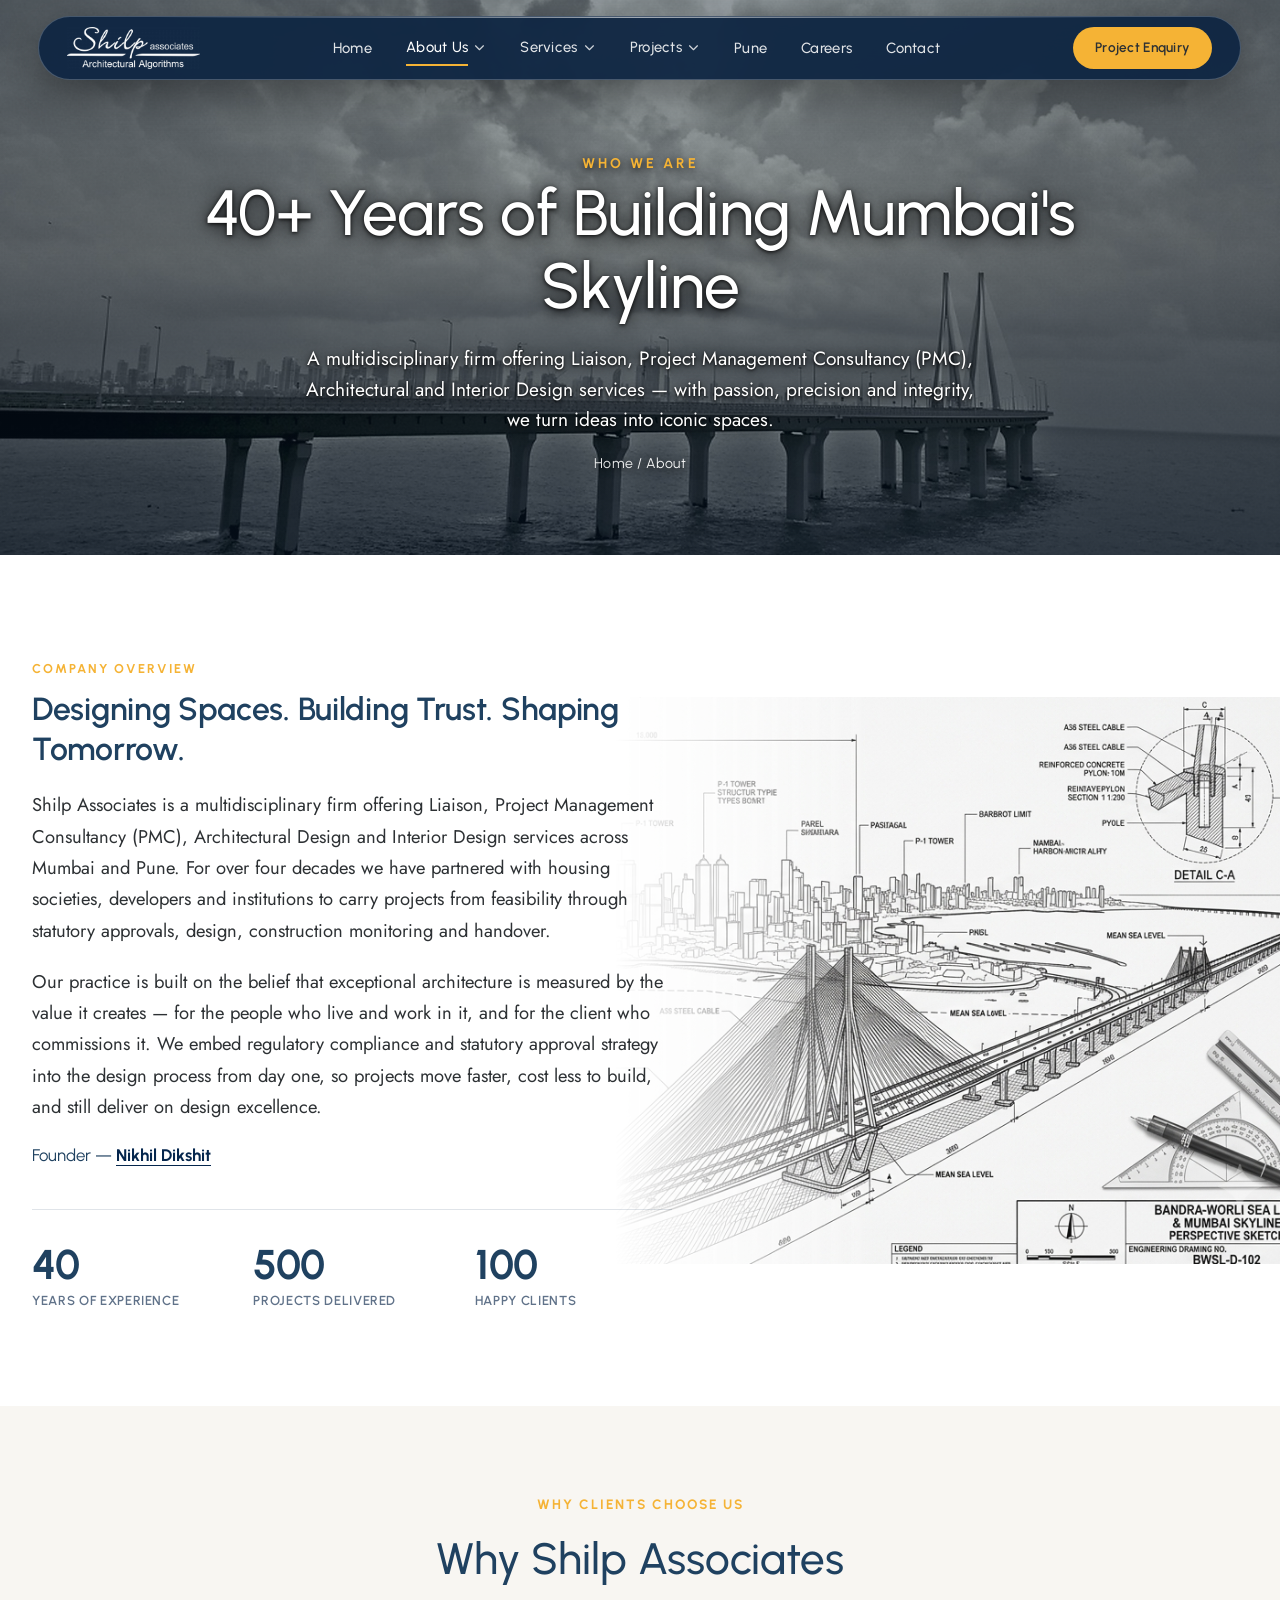
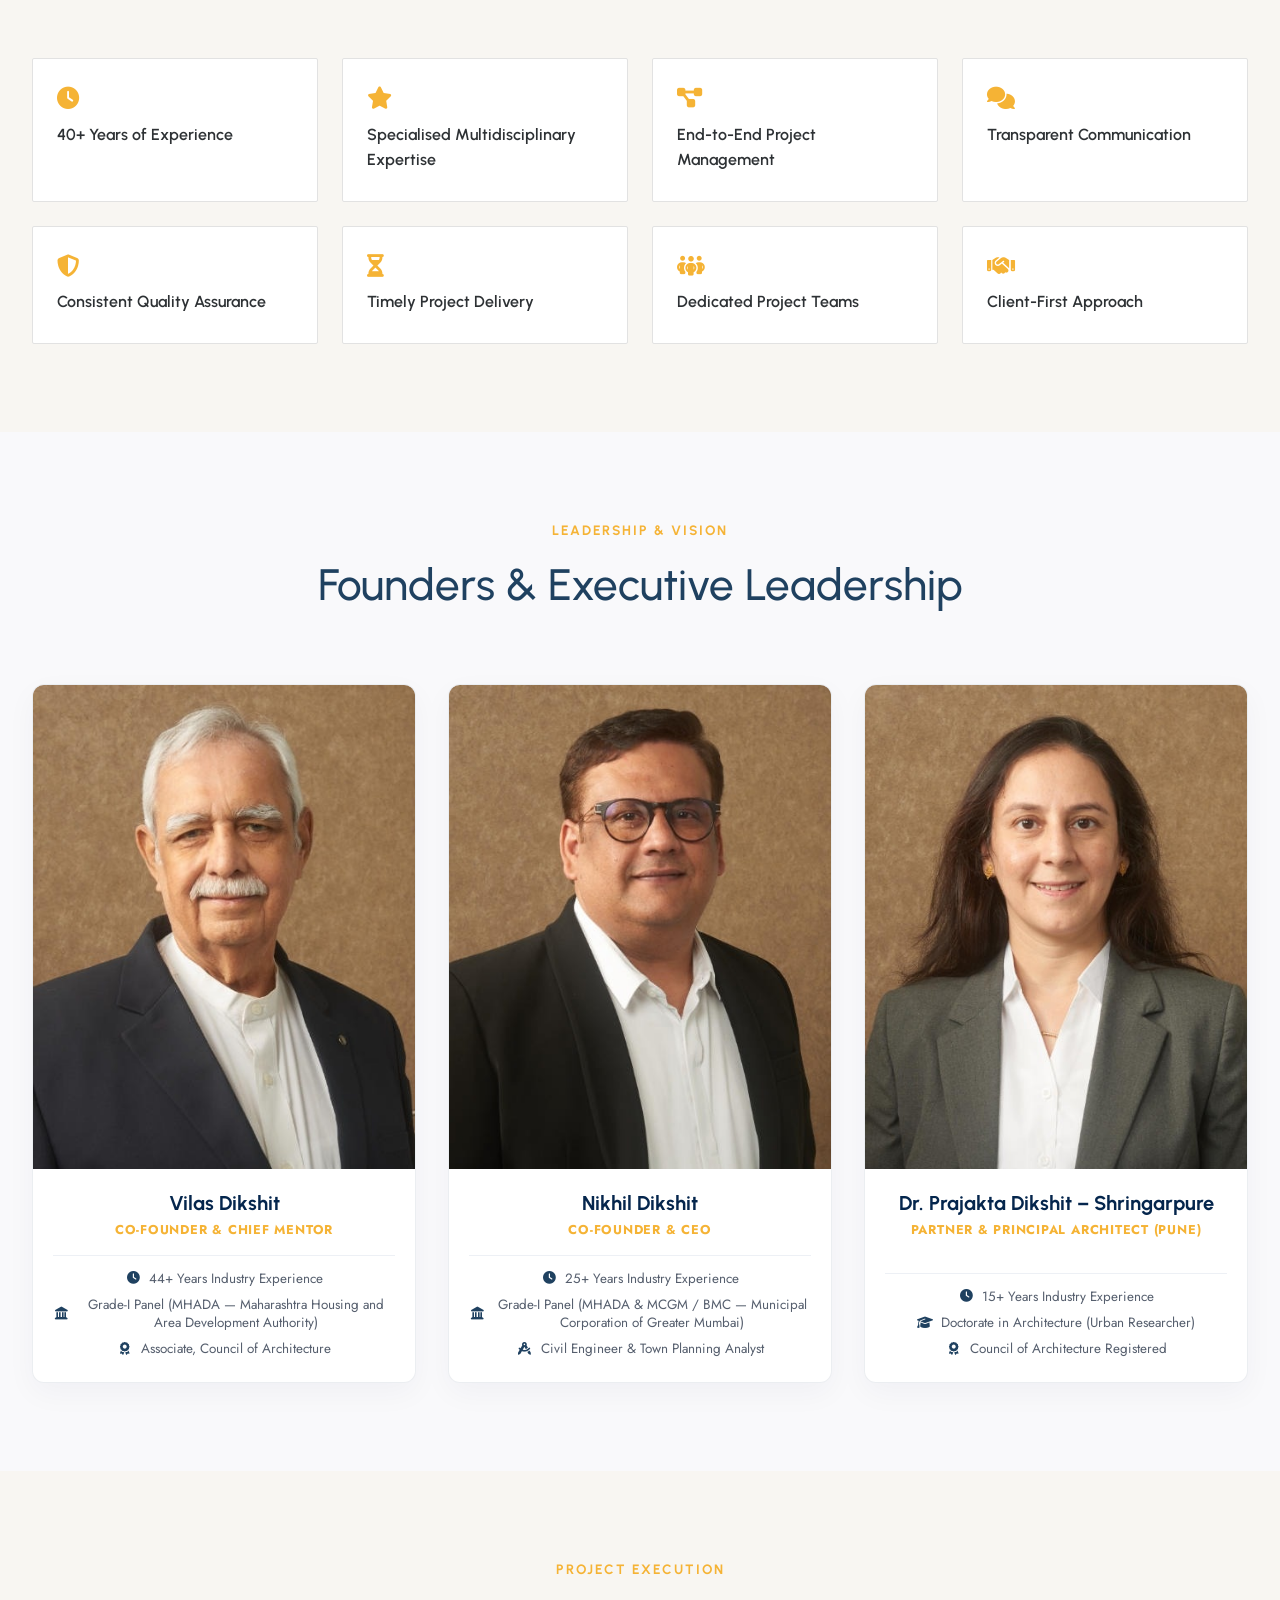
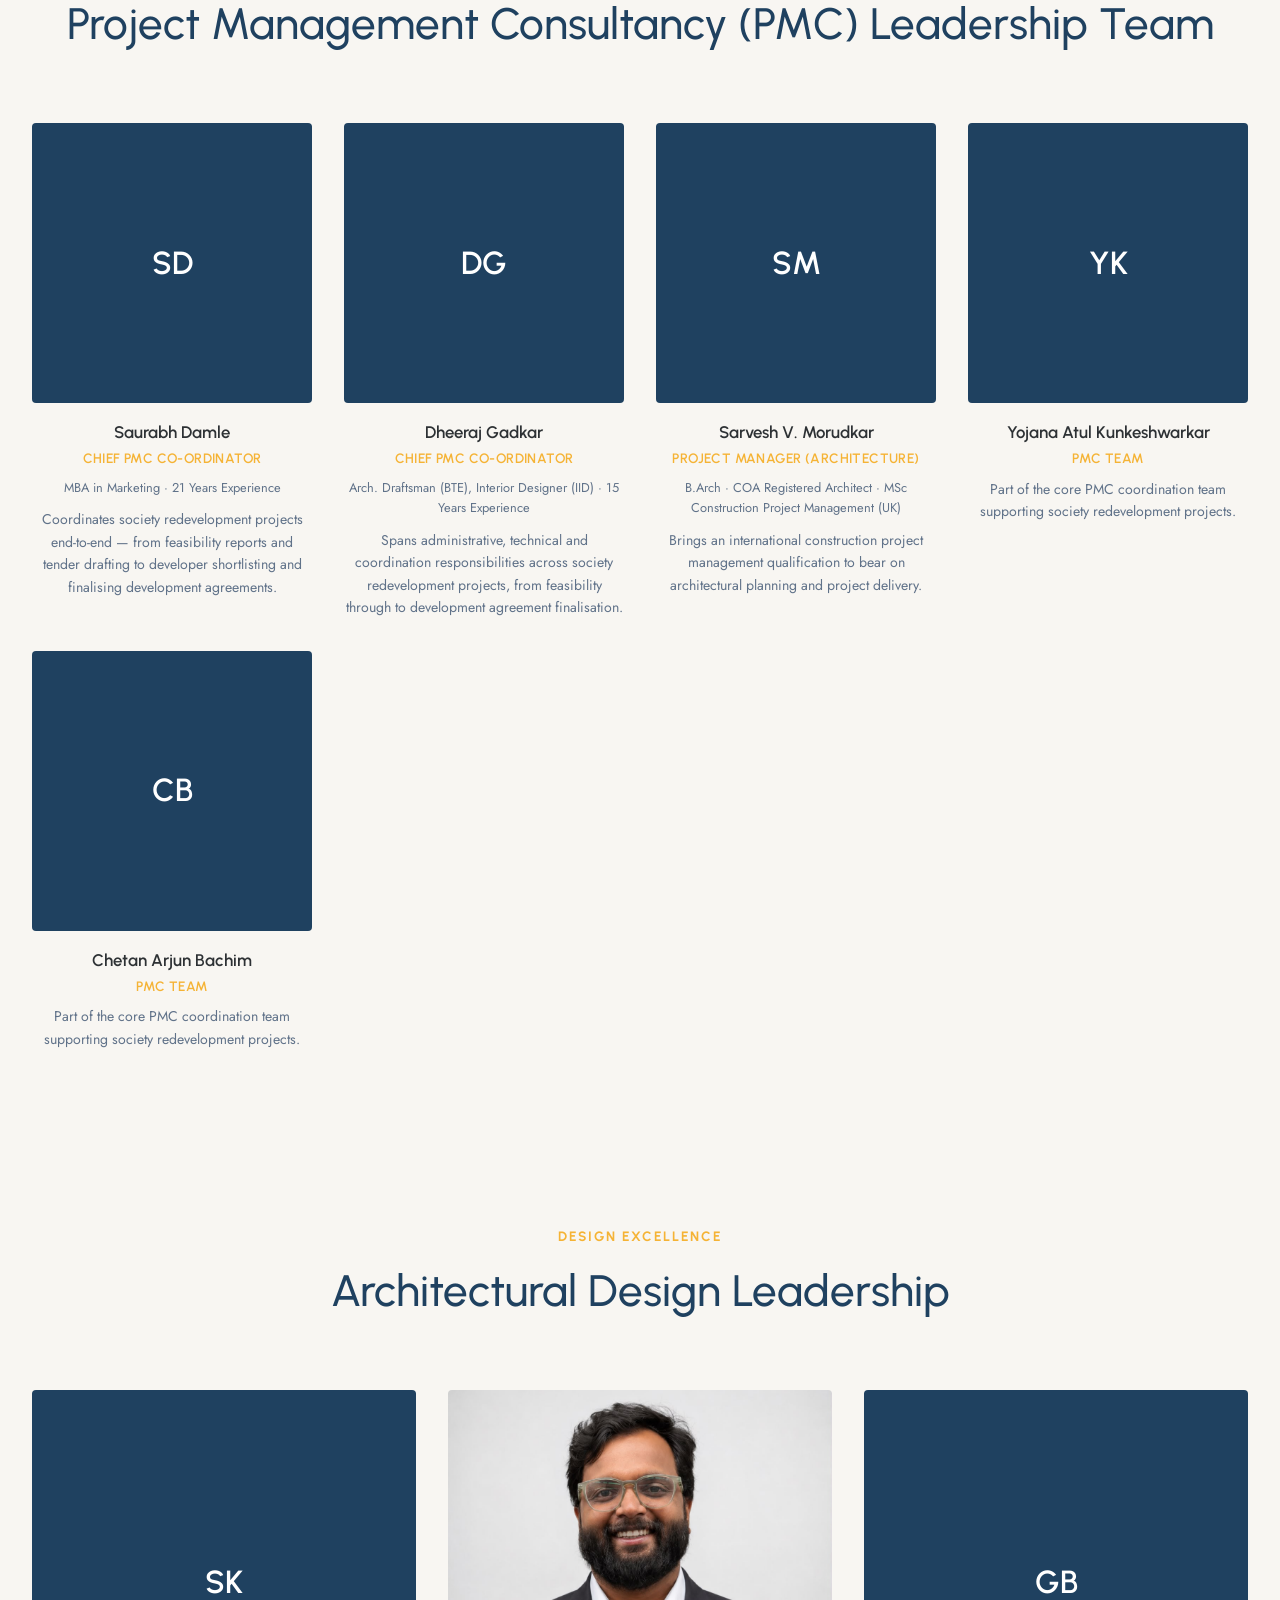
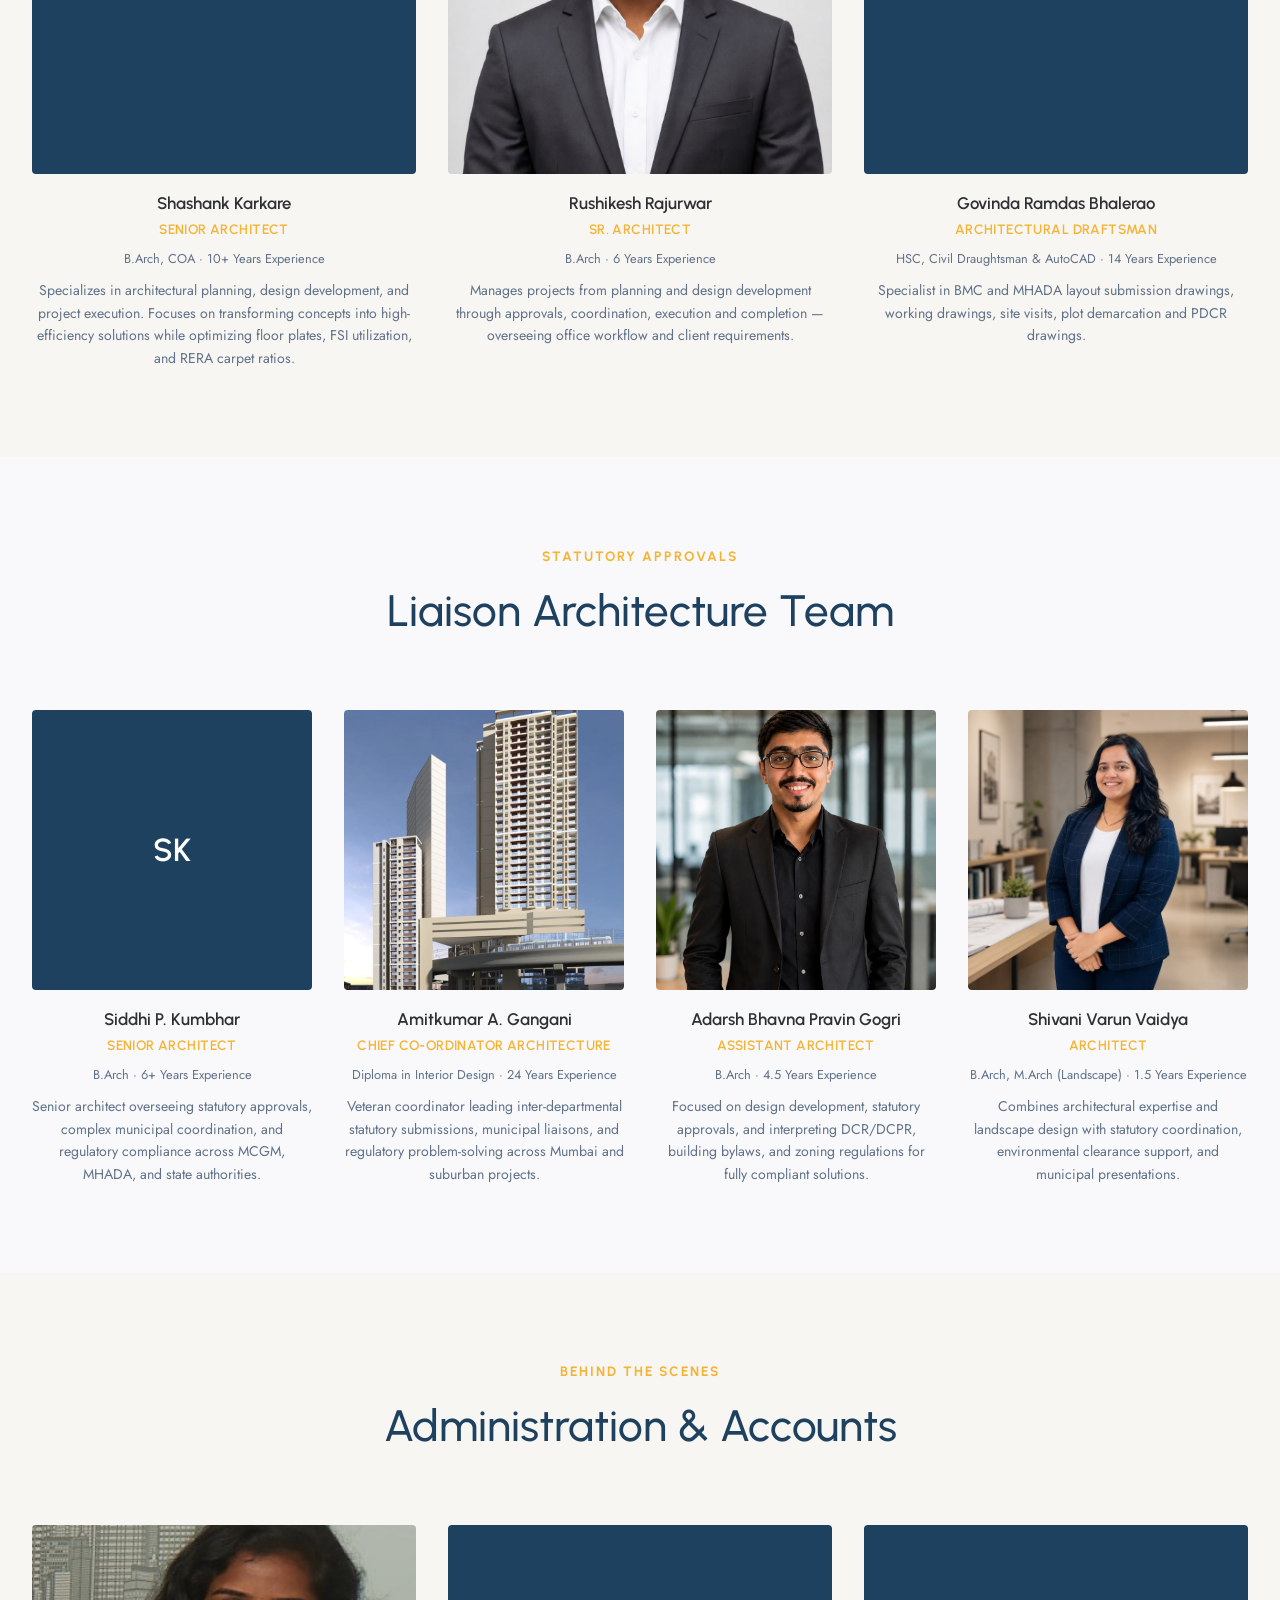
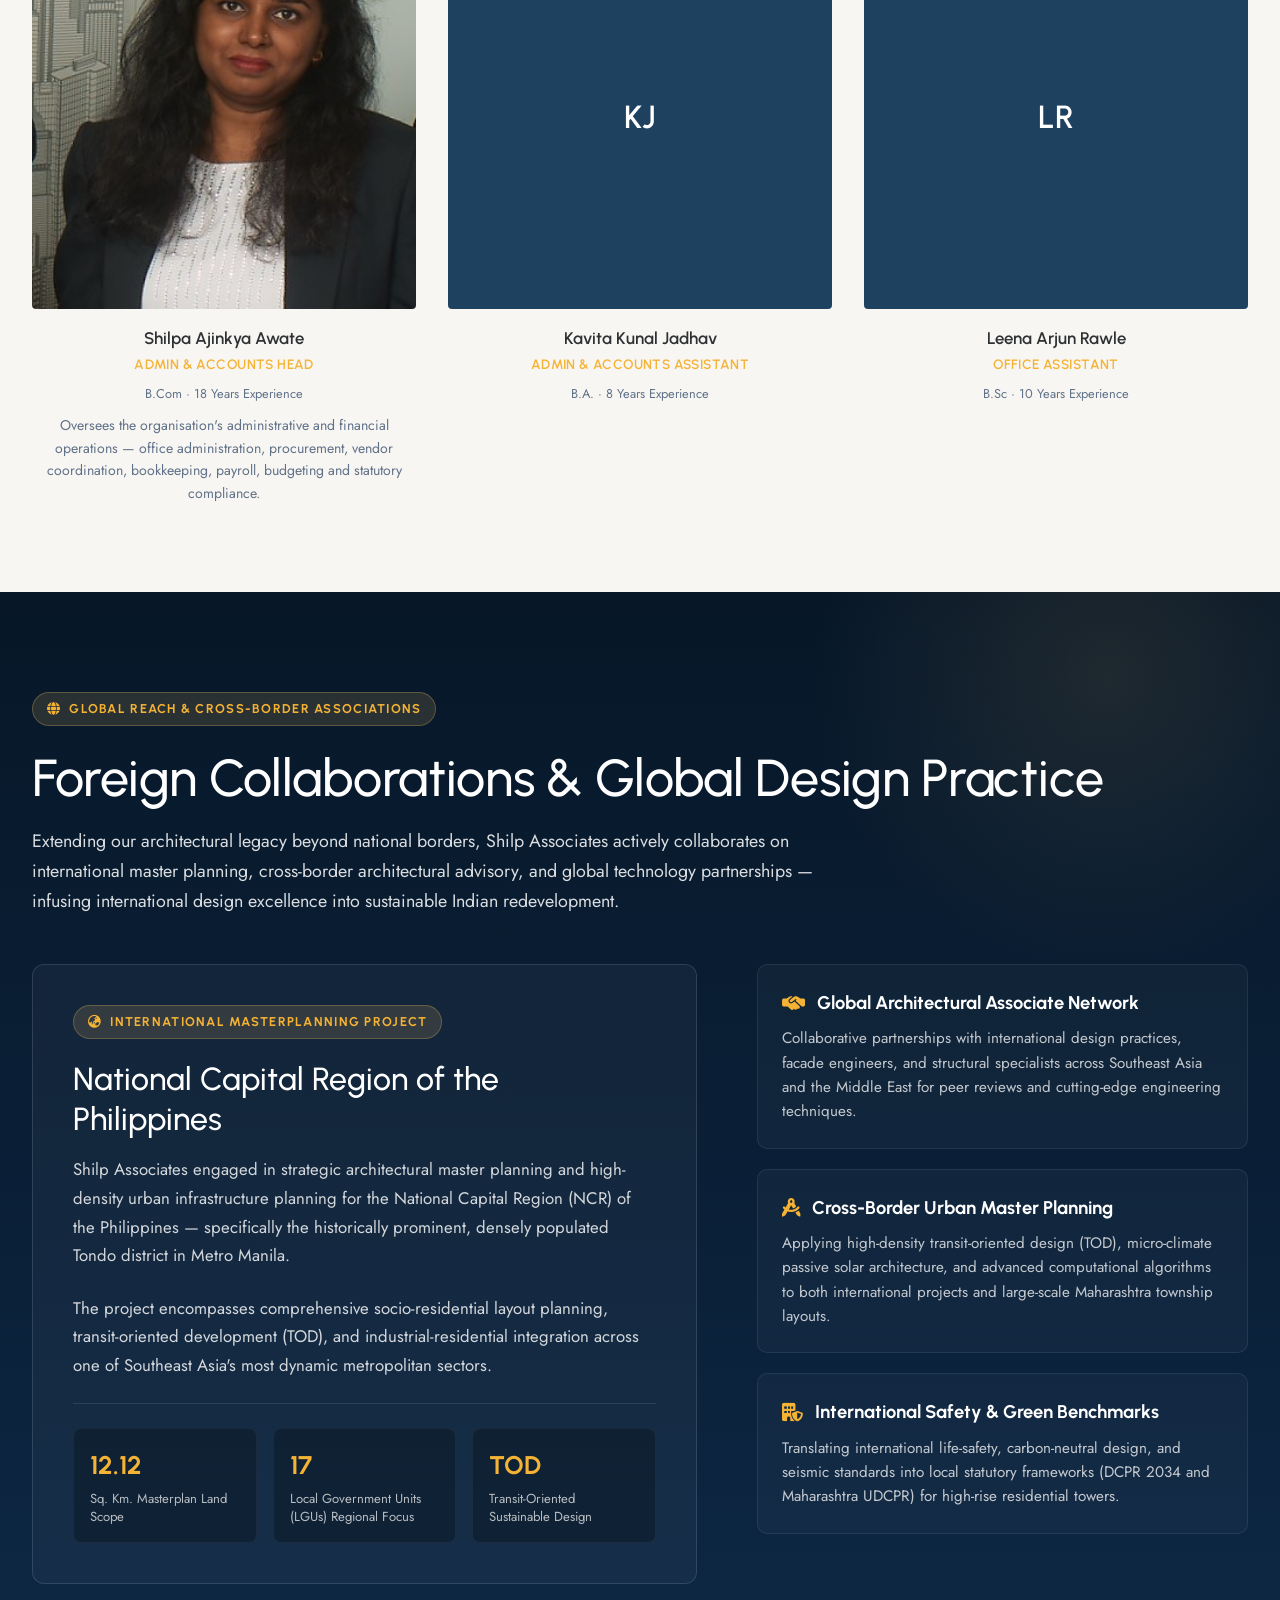
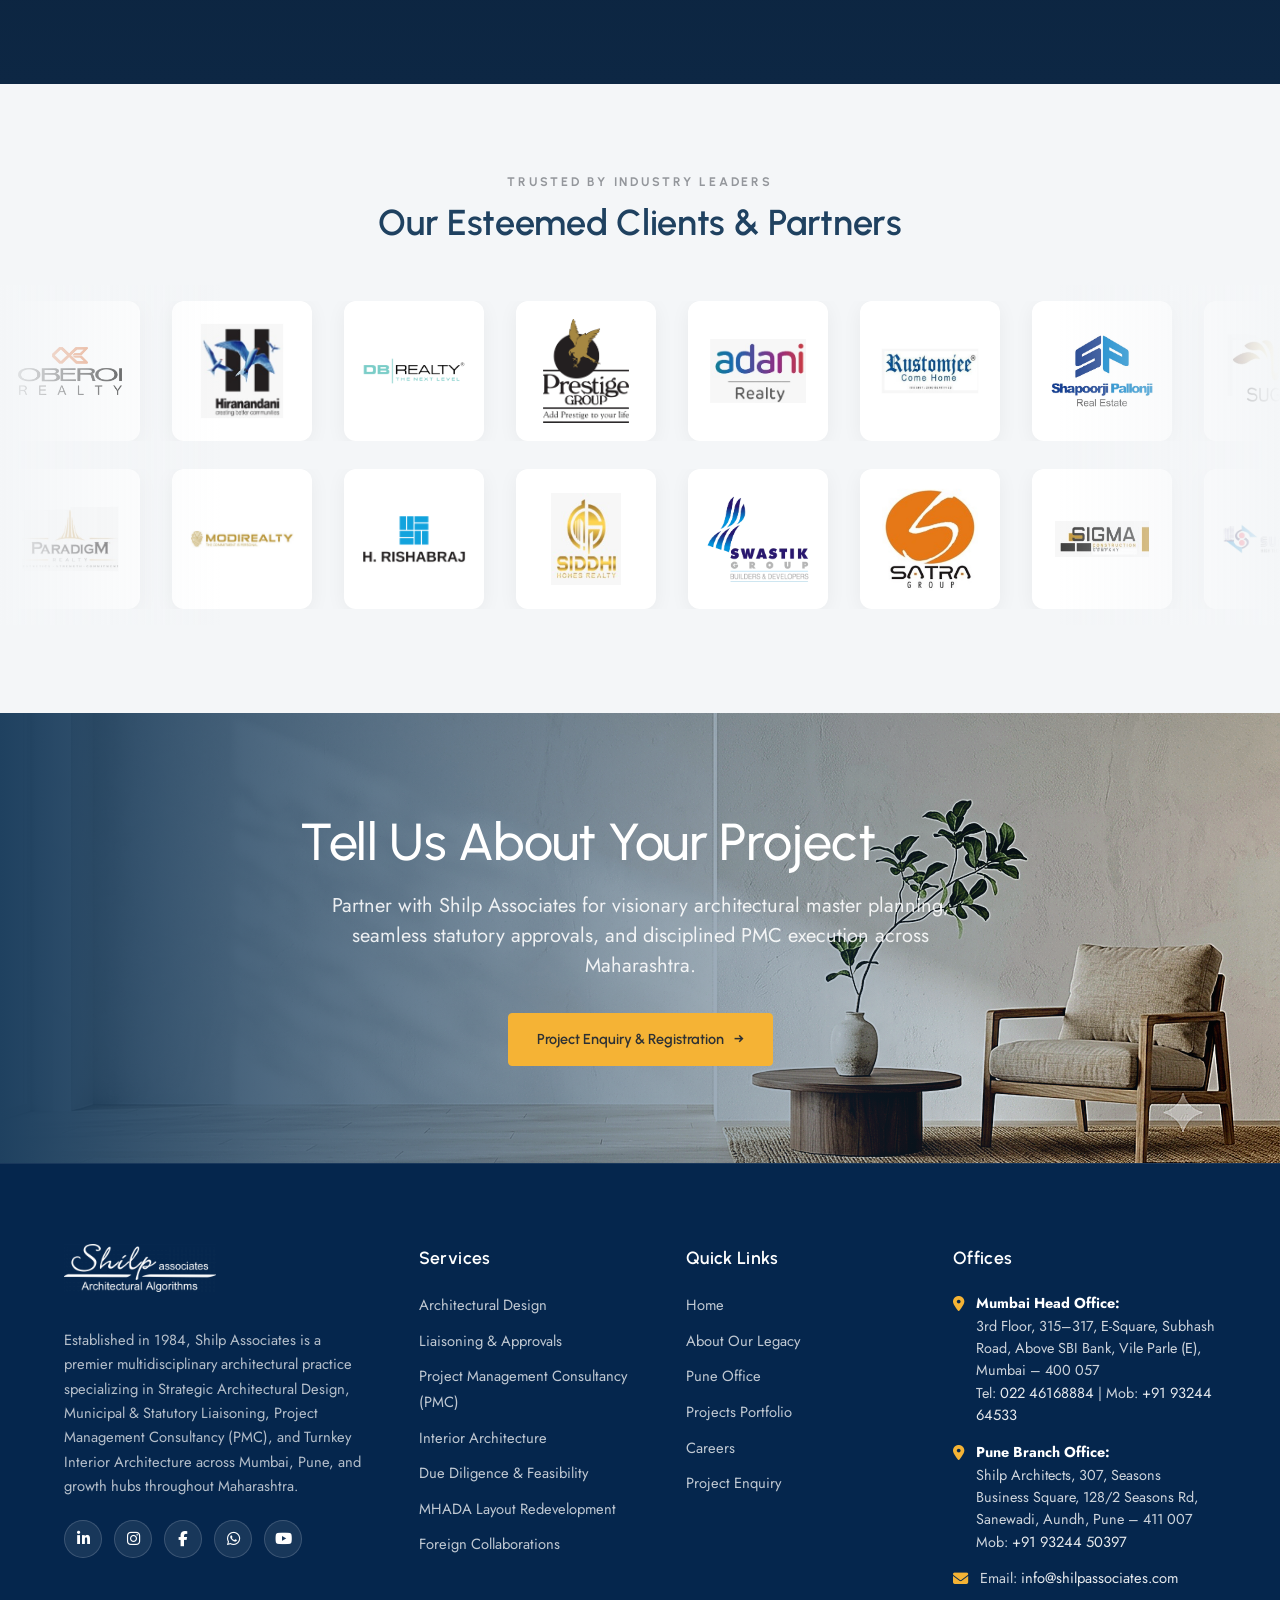
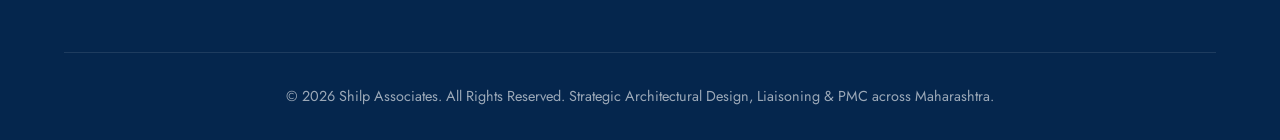
<file: about.html>
<!doctype html>
<html lang="en-US">
<head>
<meta charset="UTF-8">
<meta name="viewport" content="width=device-width, initial-scale=1, maximum-scale=5, viewport-fit=cover">
<title>About Us | Shilp Associates</title>
<meta name="description" content="40+ years of Shilp Associates — a multidisciplinary Liaison, PMC, Architectural and Interior Design firm led by Nikhil Dikshit, building Mumbai's skyline.">
<link rel="preconnect" href="https://fonts.googleapis.com">
<link rel="stylesheet" href="https://fonts.googleapis.com/css2?family=Montserrat:wght@400;500;600;700&family=Roboto:wght@300;400;500;600;700&display=swap">
<link rel="stylesheet" href="https://cdnjs.cloudflare.com/ajax/libs/font-awesome/6.4.0/css/all.min.css">
<link rel="stylesheet" href="assets/styles.css">
<style>
  :root{ --page-hero-img: url('assets/about-hero-bg.jpg'); }
  .page-hero {
    background: linear-gradient(180deg, rgba(5, 20, 38, 0.40) 0%, rgba(5, 20, 38, 0.28) 45%, rgba(5, 20, 38, 0.58) 100%), url('assets/about-hero-bg.jpg') no-repeat center center / cover !important;
  }
</style>
</head>
<body>

<header class="site-header" id="masthead">
  <div class="wrap">
    <a href="index.html" class="site-logo" aria-label="Shilp Associates Home">
      <img src="assets/logo-shilp.png" alt="Shilp Associates">
    </a>
    <nav class="main-nav" aria-label="Main Navigation">
      <ul class="nav-list">
        <li><a href="index.html" class="">Home</a></li>
        <li class="has-dropdown">
          <div class="nav-item-link-wrap">
            <a href="about.html" class="active">About Us</a>
            <button class="dropdown-trigger-btn" aria-label="Toggle About Submenu"><i class="fa-solid fa-chevron-down nav-dropdown-icon"></i></button>
          </div>
          <ul class="dropdown-menu">
            <li><a href="about.html">Our 40+ Yr Legacy</a></li>
            <li><a href="about.html#team">Leadership &amp; Team</a></li>
            <li><a href="pune.html">Pune Regional Office</a></li>
          </ul>
        </li>
        <li class="has-dropdown">
          <div class="nav-item-link-wrap">
            <a href="architectural-design.html" class="">Services</a>
            <button class="dropdown-trigger-btn" aria-label="Toggle Services Submenu"><i class="fa-solid fa-chevron-down nav-dropdown-icon"></i></button>
          </div>
          <ul class="dropdown-menu">
            <li><a href="architectural-design.html">Architectural Design</a></li>
            <li><a href="liaison.html">Liaison Services</a></li>
            <li><a href="pmc.html">Project Management Consultancy (PMC)</a></li>
            <li><a href="interior-design.html">Interior Design</a></li>
          </ul>
        </li>
        <li class="has-dropdown">
          <div class="nav-item-link-wrap">
            <a href="portfolio.html" class="">Projects</a>
            <button class="dropdown-trigger-btn" aria-label="Toggle Projects Submenu"><i class="fa-solid fa-chevron-down nav-dropdown-icon"></i></button>
          </div>
          <ul class="dropdown-menu">
            <li><a href="portfolio.html">All Projects</a></li>
            <li><a href="portfolio.html?filter=architectural">Architectural Projects</a></li>
            <li><a href="portfolio.html?filter=liaison">Liaison Approvals</a></li>
            <li><a href="portfolio.html?filter=interior">Interior Projects</a></li>
            <li><a href="portfolio.html?filter=pmc">Project Management (PMC) Redevelopment</a></li>
            <li><a href="portfolio.html?filter=mhada">MHADA (Housing Authority) Projects</a></li>
          </ul>
        </li>
        <li><a href="pune.html" class="">Pune</a></li>
        <li><a href="careers.html" class="">Careers</a></li>
        <li><a href="contact.html" class="">Contact</a></li>
      </ul>
    </nav>
    <div class="header-right-actions">
      <a href="contact.html" class="header-cta">Project Enquiry</a>
      <button class="nav-toggle" aria-label="Toggle Navigation"><span></span><span></span><span></span></button>
    </div>
  </div>
</header>

<section class="page-hero">
  <div>
    <span class="eyebrow">Who We Are</span>
    <h1>40+ Years of Building Mumbai's Skyline</h1>
    <p>A multidisciplinary firm offering Liaison, Project Management Consultancy (PMC), Architectural and Interior Design services — with passion, precision and integrity, we turn ideas into iconic spaces.</p>
    <div class="breadcrumb"><a href="index.html">Home</a> / About</div>
  </div>
</section>

<!-- COMPANY OVERVIEW -->
<section class="content-section overview-section reveal" id="overview">
  <div class="overview-bg-blueprint" style="background-image: url('assets/story-bg.png');" aria-hidden="true"></div>
  <div class="wrap overview-wrap">
    <div class="overview-content">
      <span class="eyebrow-sm">Company Overview</span>
      <h2 class="h2 h2--sub">Designing Spaces. Building Trust. Shaping Tomorrow.</h2>
      <p class="lead-text">Shilp Associates is a multidisciplinary firm offering Liaison, Project Management Consultancy (PMC), Architectural Design and Interior Design services across Mumbai and Pune. For over four decades we have partnered with housing societies, developers and institutions to carry projects from feasibility through statutory approvals, design, construction monitoring and handover.</p>
      <p class="lead-text">Our practice is built on the belief that exceptional architecture is measured by the value it creates — for the people who live and work in it, and for the client who commissions it. We embed regulatory compliance and statutory approval strategy into the design process from day one, so projects move faster, cost less to build, and still deliver on design excellence.</p>
      <p class="founder-line">Founder — <a href="https://www.linkedin.com/in/nikhil-dikshit-53994839/" target="_blank" rel="noopener"><strong>Nikhil Dikshit</strong></a></p>

      <!-- Key Metrics on the Left -->
      <div class="overview-stats-grid">
        <div class="overview-stat-item">
          <div class="metric-number-wrap">
            <h3 class="counter-number" data-target="40">0</h3>
          </div>
          <p class="metric-label">Years of Experience</p>
        </div>
        <div class="overview-stat-item">
          <div class="metric-number-wrap">
            <h3 class="counter-number" data-target="500">0</h3>
          </div>
          <p class="metric-label">Projects Delivered</p>
        </div>
        <div class="overview-stat-item">
          <div class="metric-number-wrap">
            <h3 class="counter-number" data-target="100">0</h3>
          </div>
          <p class="metric-label">Happy Clients</p>
        </div>
      </div>
    </div>
  </div>
</section>

<!-- WHY SHILP ASSOCIATES -->
<section class="content-section alt reveal">
  <div class="wrap">
    <header class="section-header">
      <span class="section-subtitle">Why Clients Choose Us</span>
      <h2 class="section-title">Why Shilp Associates</h2>
    </header>
    <div class="why-grid">
      <div class="why-item"><i class="fa-solid fa-clock"></i><h4>40+ Years of Experience</h4></div>
      <div class="why-item"><i class="fa-solid fa-star"></i><h4>Specialised Multidisciplinary Expertise</h4></div>
      <div class="why-item"><i class="fa-solid fa-diagram-project"></i><h4>End-to-End Project Management</h4></div>
      <div class="why-item"><i class="fa-solid fa-comments"></i><h4>Transparent Communication</h4></div>
      <div class="why-item"><i class="fa-solid fa-shield-halved"></i><h4>Consistent Quality Assurance</h4></div>
      <div class="why-item"><i class="fa-solid fa-hourglass-half"></i><h4>Timely Project Delivery</h4></div>
      <div class="why-item"><i class="fa-solid fa-people-group"></i><h4>Dedicated Project Teams</h4></div>
      <div class="why-item"><i class="fa-solid fa-handshake"></i><h4>Client-First Approach</h4></div>
    </div>
  </div>
</section>

<!-- EXECUTIVE LEADERSHIP (FOUNDERS & PARTNERS) -->
<section class="content-section reveal" id="founders">
  <div class="wrap">
    <header class="section-header">
      <span class="section-subtitle">Leadership &amp; Vision</span>
      <h2 class="section-title">Founders &amp; Executive Leadership</h2>
    </header>
    <div class="founders-grid">
      <div class="founder-card">
        <div class="founder-photo-wrap">
          <img src="assets/founder-vilas.jpg" alt="Vilas Dikshit" class="founder-photo" width="433" height="600">
        </div>
        <div class="founder-info">
          <h3 class="founder-name">Vilas Dikshit</h3>
          <span class="founder-role">Co-founder &amp; Chief Mentor</span>
          <div class="founder-credentials">
            <span><i class="fa-solid fa-clock"></i> 44+ Years Industry Experience</span>
            <span><i class="fa-solid fa-landmark"></i> Grade-I Panel (MHADA — Maharashtra Housing and Area Development Authority)</span>
            <span><i class="fa-solid fa-award"></i> Associate, Council of Architecture</span>
          </div>
        </div>
      </div>

      <div class="founder-card">
        <div class="founder-photo-wrap">
          <img src="assets/founder-nikhil.jpg" alt="Nikhil Dikshit" class="founder-photo" width="447" height="600">
        </div>
        <div class="founder-info">
          <h3 class="founder-name">Nikhil Dikshit</h3>
          <span class="founder-role">Co-founder &amp; CEO</span>
          <div class="founder-credentials">
            <span><i class="fa-solid fa-clock"></i> 25+ Years Industry Experience</span>
            <span><i class="fa-solid fa-landmark"></i> Grade-I Panel (MHADA &amp; MCGM / BMC — Municipal Corporation of Greater Mumbai)</span>
            <span><i class="fa-solid fa-compass-drafting"></i> Civil Engineer &amp; Town Planning Analyst</span>
          </div>
        </div>
      </div>

      <div class="founder-card">
        <div class="founder-photo-wrap">
          <img src="assets/founder-prajakta.jpg" alt="Dr. Prajakta Dikshit – Shringarpure" class="founder-photo" width="462" height="600">
        </div>
        <div class="founder-info">
          <h3 class="founder-name">Dr. Prajakta Dikshit – Shringarpure</h3>
          <span class="founder-role">Partner &amp; Principal Architect (Pune)</span>
          <div class="founder-credentials">
            <span><i class="fa-solid fa-clock"></i> 15+ Years Industry Experience</span>
            <span><i class="fa-solid fa-graduation-cap"></i> Doctorate in Architecture (Urban Researcher)</span>
            <span><i class="fa-solid fa-award"></i> Council of Architecture Registered</span>
          </div>
        </div>
      </div>
    </div>
  </div>
</section>

<!-- LEADERSHIP TEAM -->
<section class="content-section alt reveal" id="team">
  <div class="wrap">
    <header class="section-header">
      <span class="section-subtitle">Project Execution</span>
      <h2 class="section-title">Project Management Consultancy (PMC) Leadership Team</h2>
    </header>
    <div class="team-grid">

      <div class="team-card">
        <div class="team-photo placeholder"><span>SD</span></div>
        <div class="team-name">Saurabh Damle</div>
        <div class="team-role">Chief PMC Co-Ordinator</div>
        <div class="team-meta">MBA in Marketing · 21 Years Experience</div>
        <p class="team-bio">Coordinates society redevelopment projects end-to-end — from feasibility reports and tender drafting to developer shortlisting and finalising development agreements.</p>
      </div>

      <div class="team-card">
        <div class="team-photo placeholder"><span>DG</span></div>
        <div class="team-name">Dheeraj Gadkar</div>
        <div class="team-role">Chief PMC Co-Ordinator</div>
        <div class="team-meta">Arch. Draftsman (BTE), Interior Designer (IID) · 15 Years Experience</div>
        <p class="team-bio">Spans administrative, technical and coordination responsibilities across society redevelopment projects, from feasibility through to development agreement finalisation.</p>
      </div>

      <div class="team-card">
        <div class="team-photo placeholder"><span>SM</span></div>
        <div class="team-name">Sarvesh V. Morudkar</div>
        <div class="team-role">Project Manager (Architecture)</div>
        <div class="team-meta">B.Arch · COA Registered Architect · MSc Construction Project Management (UK)</div>
        <p class="team-bio">Brings an international construction project management qualification to bear on architectural planning and project delivery.</p>
      </div>

      <div class="team-card">
        <div class="team-photo placeholder"><span>YK</span></div>
        <div class="team-name">Yojana Atul Kunkeshwarkar</div>
        <div class="team-role">PMC Team</div>
        <p class="team-bio">Part of the core PMC coordination team supporting society redevelopment projects.</p>
      </div>

      <div class="team-card">
        <div class="team-photo placeholder"><span>CB</span></div>
        <div class="team-name">Chetan Arjun Bachim</div>
        <div class="team-role">PMC Team</div>
        <p class="team-bio">Part of the core PMC coordination team supporting society redevelopment projects.</p>
      </div>

    </div>
  </div>
</section>

<!-- ARCHITECTURAL DESIGN LEADERSHIP -->
<section class="content-section alt reveal">
  <div class="wrap">
    <header class="section-header">
      <span class="section-subtitle">Design Excellence</span>
      <h2 class="section-title">Architectural Design Leadership</h2>
    </header>
    <div class="team-grid">
      <div class="team-card">
        <div class="team-photo placeholder"><span>SK</span></div>
        <div class="team-name">Shashank Karkare</div>
        <div class="team-role">Senior Architect</div>
        <div class="team-meta">B.Arch, COA · 10+ Years Experience</div>
        <p class="team-bio">Specializes in architectural planning, design development, and project execution. Focuses on transforming concepts into high-efficiency solutions while optimizing floor plates, FSI utilization, and RERA carpet ratios.</p>
      </div>
      <div class="team-card">
        <div class="team-photo"><img src="assets/team/AD 01 Rushikesh Rajurwar.jpeg" alt="Rushikesh Rajurwar"></div>
        <div class="team-name">Rushikesh Rajurwar</div>
        <div class="team-role">Sr. Architect</div>
        <div class="team-meta">B.Arch · 6 Years Experience</div>
        <p class="team-bio">Manages projects from planning and design development through approvals, coordination, execution and completion — overseeing office workflow and client requirements.</p>
      </div>
      <div class="team-card">
        <div class="team-photo placeholder"><span>GB</span></div>
        <div class="team-name">Govinda Ramdas Bhalerao</div>
        <div class="team-role">Architectural Draftsman</div>
        <div class="team-meta">HSC, Civil Draughtsman &amp; AutoCAD · 14 Years Experience</div>
        <p class="team-bio">Specialist in BMC and MHADA layout submission drawings, working drawings, site visits, plot demarcation and PDCR drawings.</p>
      </div>
    </div>
  </div>
</section>

<!-- LIAISON ARCHITECTURE LEADERSHIP -->
<section class="content-section reveal">
  <div class="wrap">
    <header class="section-header">
      <span class="section-subtitle">Statutory Approvals</span>
      <h2 class="section-title">Liaison Architecture Team</h2>
    </header>
    <div class="team-grid">
      <div class="team-card">
        <div class="team-photo placeholder"><span>SK</span></div>
        <div class="team-name">Siddhi P. Kumbhar</div>
        <div class="team-role">Senior Architect</div>
        <div class="team-meta">B.Arch · 6+ Years Experience</div>
        <p class="team-bio">Senior architect overseeing statutory approvals, complex municipal coordination, and regulatory compliance across MCGM, MHADA, and state authorities.</p>
      </div>
      <div class="team-card">
        <div class="team-photo"><img src="assets/team/amit_gangani_image1.jpeg" alt="Amit Gangani"></div>
        <div class="team-name">Amitkumar A. Gangani</div>
        <div class="team-role">Chief Co-ordinator Architecture</div>
        <div class="team-meta">Diploma in Interior Design · 24 Years Experience</div>
        <p class="team-bio">Veteran coordinator leading inter-departmental statutory submissions, municipal liaisons, and regulatory problem-solving across Mumbai and suburban projects.</p>
      </div>
      <div class="team-card">
        <div class="team-photo"><img src="assets/team/adarsh_gogri_image1.jpeg" alt="Adarsh Gogri"></div>
        <div class="team-name">Adarsh Bhavna Pravin Gogri</div>
        <div class="team-role">Assistant Architect</div>
        <div class="team-meta">B.Arch · 4.5 Years Experience</div>
        <p class="team-bio">Focused on design development, statutory approvals, and interpreting DCR/DCPR, building bylaws, and zoning regulations for fully compliant solutions.</p>
      </div>
      <div class="team-card">
        <div class="team-photo"><img src="assets/team/shivani_vaidya_image1.jpeg" alt="Shivani Vaidya"></div>
        <div class="team-name">Shivani Varun Vaidya</div>
        <div class="team-role">Architect</div>
        <div class="team-meta">B.Arch, M.Arch (Landscape) · 1.5 Years Experience</div>
        <p class="team-bio">Combines architectural expertise and landscape design with statutory coordination, environmental clearance support, and municipal presentations.</p>
      </div>
    </div>
  </div>
</section>

<!-- ADMIN & ACCOUNTS -->
<section class="content-section alt reveal">
  <div class="wrap">
    <header class="section-header">
      <span class="section-subtitle">Behind the Scenes</span>
      <h2 class="section-title">Administration &amp; Accounts</h2>
    </header>
    <div class="team-grid">

      <div class="team-card">
        <div class="team-photo"><img src="assets/team/admin_shilpa_image1.jpg" alt="Shilpa Ajinkya Awate"></div>
        <div class="team-name">Shilpa Ajinkya Awate</div>
        <div class="team-role">Admin &amp; Accounts Head</div>
        <div class="team-meta">B.Com · 18 Years Experience</div>
        <p class="team-bio">Oversees the organisation's administrative and financial operations — office administration, procurement, vendor coordination, bookkeeping, payroll, budgeting and statutory compliance.</p>
      </div>

      <div class="team-card">
        <div class="team-photo placeholder"><span>KJ</span></div>
        <div class="team-name">Kavita Kunal Jadhav</div>
        <div class="team-role">Admin &amp; Accounts Assistant</div>
        <div class="team-meta">B.A. · 8 Years Experience</div>
      </div>

      <div class="team-card">
        <div class="team-photo placeholder"><span>LR</span></div>
        <div class="team-name">Leena Arjun Rawle</div>
        <div class="team-role">Office Assistant</div>
        <div class="team-meta">B.Sc · 10 Years Experience</div>
      </div>

    </div>
  </div>
</section>

<!-- ============================== FOREIGN COLLABORATIONS & INTERNATIONAL ASSOCIATIONS ============================== -->
<section class="foreign-collab-section" id="foreign-collaborations">
  <div class="wrap">
    <div class="reveal">
      <span class="collab-badge"><i class="fa-solid fa-globe"></i> GLOBAL REACH &amp; CROSS-BORDER ASSOCIATIONS</span>
      <h2 class="h2" style="color: #ffffff; margin-bottom: 16px;">Foreign Collaborations &amp; Global Design Practice</h2>
      <p style="color: rgba(255,255,255,0.85); font-size: 1.12rem; max-width: 820px; line-height: 1.65;">
        Extending our architectural legacy beyond national borders, Shilp Associates actively collaborates on international master planning, cross-border architectural advisory, and global technology partnerships — infusing international design excellence into sustainable Indian redevelopment.
      </p>
    </div>

    <div class="collab-grid reveal-up">
      <!-- Left: Featured International Project -->
      <div class="collab-card-featured">
        <div>
          <span class="collab-badge"><i class="fa-solid fa-earth-asia"></i> INTERNATIONAL MASTERPLANNING PROJECT</span>
          <h3>National Capital Region of the Philippines</h3>
          <p>
            Shilp Associates engaged in strategic architectural master planning and high-density urban infrastructure planning for the National Capital Region (NCR) of the Philippines — specifically the historically prominent, densely populated Tondo district in Metro Manila.
          </p>
          <p>
            The project encompasses comprehensive socio-residential layout planning, transit-oriented development (TOD), and industrial-residential integration across one of Southeast Asia's most dynamic metropolitan sectors.
          </p>
        </div>

        <div class="collab-metrics-row">
          <div class="collab-metric-box">
            <div class="collab-metric-num">12.12</div>
            <div class="collab-metric-lbl">Sq. Km. Masterplan Land Scope</div>
          </div>
          <div class="collab-metric-box">
            <div class="collab-metric-num">17</div>
            <div class="collab-metric-lbl">Local Government Units (LGUs) Regional Focus</div>
          </div>
          <div class="collab-metric-box">
            <div class="collab-metric-num">TOD</div>
            <div class="collab-metric-lbl">Transit-Oriented Sustainable Design</div>
          </div>
        </div>
      </div>

      <!-- Right: Global Pillars -->
      <div class="collab-pillars-list">
        <div class="collab-pillar-item">
          <h4><i class="fa-solid fa-handshake-simple"></i> Global Architectural Associate Network</h4>
          <p>Collaborative partnerships with international design practices, facade engineers, and structural specialists across Southeast Asia and the Middle East for peer reviews and cutting-edge engineering techniques.</p>
        </div>

        <div class="collab-pillar-item">
          <h4><i class="fa-solid fa-compass-drafting"></i> Cross-Border Urban Master Planning</h4>
          <p>Applying high-density transit-oriented design (TOD), micro-climate passive solar architecture, and advanced computational algorithms to both international projects and large-scale Maharashtra township layouts.</p>
        </div>

        <div class="collab-pillar-item">
          <h4><i class="fa-solid fa-building-shield"></i> International Safety &amp; Green Benchmarks</h4>
          <p>Translating international life-safety, carbon-neutral design, and seismic standards into local statutory frameworks (DCPR 2034 and Maharashtra UDCPR) for high-rise residential towers.</p>
        </div>
      </div>
    </div>
  </div>
</section>

<!-- CLIENTS -->
<!-- ============================== CLIENTS SECTION ============================== -->
<!-- ============================== CLIENTS SECTION ============================== -->
<section class="clients-section reveal-up" id="clients">
  <div class="wrap">
    <span class="section-tag-gold" style="text-align: center; display: block; margin-bottom: 8px;">TRUSTED BY INDUSTRY LEADERS</span>
    <h2 class="h2" style="text-align: center; margin-bottom: 40px;">Our Esteemed Clients &amp; Partners</h2>
  </div>

  <!-- Dynamic Marquee Tape featuring all 32 authentic partners -->
  <div class="logo-marquee-container">
    <!-- Row 1: Leftward Infinite Scroll -->
    <div class="logo-marquee-row">
      <div class="marquee-track marquee-track-left">
        <div class="marquee-card-box"><img src="assets/clients/01-oberoi-realty.png" alt="Oberoi Realty" loading="lazy"></div>
        <div class="marquee-card-box"><img src="assets/clients/02-hiranandani.png" alt="Hiranandani" loading="lazy"></div>
        <div class="marquee-card-box"><img src="assets/clients/03-db-realty.png" alt="DB Realty" loading="lazy"></div>
        <div class="marquee-card-box"><img src="assets/clients/04-prestige-group.png" alt="Prestige Group" loading="lazy"></div>
        <div class="marquee-card-box"><img src="assets/clients/05-adani-realty.png" alt="Adani Realty" loading="lazy"></div>
        <div class="marquee-card-box"><img src="assets/clients/07-rustomjee.png" alt="Rustomjee" loading="lazy"></div>
        <div class="marquee-card-box"><img src="assets/clients/08-shapoorji-pallonji-real-estate.png" alt="Shapoorji Pallonji Real Estate" loading="lazy"></div>
        <div class="marquee-card-box"><img src="assets/clients/09-sugee.png" alt="Sugee Group" loading="lazy"></div>
        <div class="marquee-card-box"><img src="assets/clients/10-sheth-creators.png" alt="Sheth Creators" loading="lazy"></div>
        <div class="marquee-card-box"><img src="assets/clients/11-agrawals.png" alt="Agrawals" loading="lazy"></div>
        <div class="marquee-card-box"><img src="assets/clients/12-bharat.png" alt="Bharat Infrastructure" loading="lazy"></div>
        <div class="marquee-card-box"><img src="assets/clients/13-paranjape.png" alt="Paranjape Schemes" loading="lazy"></div>
        <div class="marquee-card-box"><img src="assets/clients/14-sd-corp.png" alt="SD Corp" loading="lazy"></div>
        <div class="marquee-card-box"><img src="assets/clients/15-peninsula-land.png" alt="Peninsula Land" loading="lazy"></div>
        <div class="marquee-card-box"><img src="assets/clients/client-05-abil-group.png" alt="ABIL Group" loading="lazy"></div>
        <div class="marquee-card-box"><img src="assets/clients/01-oberoi-realty.png" alt="Oberoi Realty" loading="lazy"></div>
        <div class="marquee-card-box"><img src="assets/clients/02-hiranandani.png" alt="Hiranandani" loading="lazy"></div>
        <div class="marquee-card-box"><img src="assets/clients/03-db-realty.png" alt="DB Realty" loading="lazy"></div>
        <div class="marquee-card-box"><img src="assets/clients/04-prestige-group.png" alt="Prestige Group" loading="lazy"></div>
        <div class="marquee-card-box"><img src="assets/clients/05-adani-realty.png" alt="Adani Realty" loading="lazy"></div>
        <div class="marquee-card-box"><img src="assets/clients/07-rustomjee.png" alt="Rustomjee" loading="lazy"></div>
        <div class="marquee-card-box"><img src="assets/clients/08-shapoorji-pallonji-real-estate.png" alt="Shapoorji Pallonji Real Estate" loading="lazy"></div>
        <div class="marquee-card-box"><img src="assets/clients/09-sugee.png" alt="Sugee Group" loading="lazy"></div>
        <div class="marquee-card-box"><img src="assets/clients/10-sheth-creators.png" alt="Sheth Creators" loading="lazy"></div>
        <div class="marquee-card-box"><img src="assets/clients/11-agrawals.png" alt="Agrawals" loading="lazy"></div>
        <div class="marquee-card-box"><img src="assets/clients/12-bharat.png" alt="Bharat Infrastructure" loading="lazy"></div>
        <div class="marquee-card-box"><img src="assets/clients/13-paranjape.png" alt="Paranjape Schemes" loading="lazy"></div>
        <div class="marquee-card-box"><img src="assets/clients/14-sd-corp.png" alt="SD Corp" loading="lazy"></div>
        <div class="marquee-card-box"><img src="assets/clients/15-peninsula-land.png" alt="Peninsula Land" loading="lazy"></div>
        <div class="marquee-card-box"><img src="assets/clients/client-05-abil-group.png" alt="ABIL Group" loading="lazy"></div>
      </div>
    </div>
    <!-- Row 2: Rightward Infinite Scroll -->
    <div class="logo-marquee-row">
      <div class="marquee-track marquee-track-right">
        <div class="marquee-card-box"><img src="assets/clients/16-paradigm-realty.png" alt="Paradigm Realty" loading="lazy"></div>
        <div class="marquee-card-box"><img src="assets/clients/17-modi-realty.png" alt="Modi Realty" loading="lazy"></div>
        <div class="marquee-card-box"><img src="assets/clients/18-h-rishabraj.png" alt="H. Rishabraj" loading="lazy"></div>
        <div class="marquee-card-box"><img src="assets/clients/19-siddhi-homes-realty.png" alt="Siddhi Homes Realty" loading="lazy"></div>
        <div class="marquee-card-box"><img src="assets/clients/20-swastik-group.png" alt="Swastik Group" loading="lazy"></div>
        <div class="marquee-card-box"><img src="assets/clients/21-satra-group.png" alt="Satra Group" loading="lazy"></div>
        <div class="marquee-card-box"><img src="assets/clients/22-sigma-construction-company.png" alt="Sigma Construction Company" loading="lazy"></div>
        <div class="marquee-card-box"><img src="assets/clients/23-sunbeam-high-tech-developers.png" alt="Sunbeam High Tech Developers" loading="lazy"></div>
        <div class="marquee-card-box"><img src="assets/clients/24-options-developers-builders.png" alt="Options Developers & Builders" loading="lazy"></div>
        <div class="marquee-card-box"><img src="assets/clients/25-kotibhaskar-group.png" alt="Kotibhaskar Group" loading="lazy"></div>
        <div class="marquee-card-box"><img src="assets/clients/26-gurukrupa-realcon.png" alt="Gurukrupa Realcon" loading="lazy"></div>
        <div class="marquee-card-box"><img src="assets/clients/client-24-edelweiss.png" alt="Edelweiss" loading="lazy"></div>
        <div class="marquee-card-box"><img src="assets/clients/client-25-dravya.png" alt="Dravya" loading="lazy"></div>
        <div class="marquee-card-box"><img src="assets/clients/client-26-saraswat-bank.jpg" alt="Saraswat Bank" loading="lazy"></div>
        <div class="marquee-card-box"><img src="assets/clients/client-27-reliance-finance.jpeg" alt="Reliance Finance Limited" loading="lazy"></div>
        <div class="marquee-card-box"><img src="assets/clients/client-28-substantia-capital.png" alt="Substantia Capital" loading="lazy"></div>
        <div class="marquee-card-box"><img src="assets/clients/16-paradigm-realty.png" alt="Paradigm Realty" loading="lazy"></div>
        <div class="marquee-card-box"><img src="assets/clients/17-modi-realty.png" alt="Modi Realty" loading="lazy"></div>
        <div class="marquee-card-box"><img src="assets/clients/18-h-rishabraj.png" alt="H. Rishabraj" loading="lazy"></div>
        <div class="marquee-card-box"><img src="assets/clients/19-siddhi-homes-realty.png" alt="Siddhi Homes Realty" loading="lazy"></div>
        <div class="marquee-card-box"><img src="assets/clients/20-swastik-group.png" alt="Swastik Group" loading="lazy"></div>
        <div class="marquee-card-box"><img src="assets/clients/21-satra-group.png" alt="Satra Group" loading="lazy"></div>
        <div class="marquee-card-box"><img src="assets/clients/22-sigma-construction-company.png" alt="Sigma Construction Company" loading="lazy"></div>
        <div class="marquee-card-box"><img src="assets/clients/23-sunbeam-high-tech-developers.png" alt="Sunbeam High Tech Developers" loading="lazy"></div>
        <div class="marquee-card-box"><img src="assets/clients/24-options-developers-builders.png" alt="Options Developers & Builders" loading="lazy"></div>
        <div class="marquee-card-box"><img src="assets/clients/25-kotibhaskar-group.png" alt="Kotibhaskar Group" loading="lazy"></div>
        <div class="marquee-card-box"><img src="assets/clients/26-gurukrupa-realcon.png" alt="Gurukrupa Realcon" loading="lazy"></div>
        <div class="marquee-card-box"><img src="assets/clients/client-24-edelweiss.png" alt="Edelweiss" loading="lazy"></div>
        <div class="marquee-card-box"><img src="assets/clients/client-25-dravya.png" alt="Dravya" loading="lazy"></div>
        <div class="marquee-card-box"><img src="assets/clients/client-26-saraswat-bank.jpg" alt="Saraswat Bank" loading="lazy"></div>
        <div class="marquee-card-box"><img src="assets/clients/client-27-reliance-finance.jpeg" alt="Reliance Finance Limited" loading="lazy"></div>
        <div class="marquee-card-box"><img src="assets/clients/client-28-substantia-capital.png" alt="Substantia Capital" loading="lazy"></div>
      </div>
    </div>
  </div>
</section>

<!-- CTA -->
<section class="cta-section">
  <div class="wrap">
    <h2 class="h2 reveal">Tell Us About Your Project</h2>
    <p class="body-text reveal" style="max-width: 680px; margin: 16px auto 32px; color: rgba(255,255,255,0.88); text-align: center;">
      Partner with Shilp Associates for visionary architectural master planning, seamless statutory approvals, and disciplined PMC execution across Maharashtra.
    </p>
    <div class="button-con reveal" style="justify-content: center;">
      <a href="contact.html" class="btn btn-primary">Project Enquiry &amp; Registration <span class="btn-arrow">→</span></a>
    </div>
  </div>
</section>

<!-- ============================== FOOTER (DAISARIA AESTHETIC GRID) ============================== -->
<footer class="site-footer">
  <div class="wrap footer-content-wrap">
    <div class="footer-top-grid">
      <!-- Col 1: Brand -->
      <div class="footer-col-brand">
        <div class="footer-logo"><a href="index.html"><img src="assets/logo-shilp.png" alt="Shilp Associates"></a></div>
        <p class="footer-brand-desc">
          Established in 1984, Shilp Associates is a premier multidisciplinary architectural practice specializing in Strategic Architectural Design, Municipal &amp; Statutory Liaisoning, Project Management Consultancy (PMC), and Turnkey Interior Architecture across Mumbai, Pune, and growth hubs throughout Maharashtra.
        </p>
        <div class="footer-social-row">
          <a href="https://www.linkedin.com/company/shilp-associates-mumbai/" target="_blank" rel="noopener" class="footer-social-link" aria-label="LinkedIn"><i class="fa-brands fa-linkedin-in"></i></a>
          <a href="https://www.instagram.com/shilp_associates_architects/" target="_blank" rel="noopener" class="footer-social-link" aria-label="Instagram"><i class="fa-brands fa-instagram"></i></a>
          <a href="https://www.facebook.com/shilpassociates/" target="_blank" rel="noopener" class="footer-social-link" aria-label="Facebook"><i class="fa-brands fa-facebook-f"></i></a>
          <a href="https://wa.me/919324464533" target="_blank" rel="noopener" class="footer-social-link" aria-label="WhatsApp"><i class="fa-brands fa-whatsapp"></i></a>
          <a href="https://www.youtube.com/@shilpassociates" target="_blank" rel="noopener" class="footer-social-link" aria-label="YouTube"><i class="fa-brands fa-youtube"></i></a>
        </div>
      </div>
      <!-- Col 2: Services -->
      <div class="footer-col-links">
        <h4 class="footer-col-title">Services</h4>
        <ul>
          <li><a href="architectural-design.html">Architectural Design</a></li>
          <li><a href="liaison.html">Liaisoning &amp; Approvals</a></li>
          <li><a href="pmc.html">Project Management Consultancy (PMC)</a></li>
          <li><a href="interior-design.html">Interior Architecture</a></li>
          <li><a href="liaison.html#due-diligence">Due Diligence &amp; Feasibility</a></li>
          <li><a href="portfolio.html?filter=mhada">MHADA Layout Redevelopment</a></li>
          <li><a href="index.html#foreign-collaborations">Foreign Collaborations</a></li>
        </ul>
      </div>
      <!-- Col 3: Quick Links -->
      <div class="footer-col-links">
        <h4 class="footer-col-title">Quick Links</h4>
        <ul>
          <li><a href="index.html">Home</a></li>
          <li><a href="about.html">About Our Legacy</a></li>
          <li><a href="pune.html">Pune Office</a></li>
          <li><a href="portfolio.html">Projects Portfolio</a></li>
          <li><a href="careers.html">Careers</a></li>
          <li><a href="contact.html">Project Enquiry</a></li>
        </ul>
      </div>
      <!-- Col 4: Contact Offices -->
      <div class="footer-col-links">
        <h4 class="footer-col-title">Offices</h4>
        <div class="footer-contact-item">
          <i class="fa-solid fa-location-dot"></i>
          <div>
            <strong style="color:#fff;">Mumbai Head Office:</strong><br>
            3rd Floor, 315–317, E-Square, Subhash Road, Above SBI Bank, Vile Parle (E), Mumbai – 400 057<br>
            Tel: <a href="tel:02246168884">022 46168884</a> | Mob: <a href="tel:+919324464533">+91 93244 64533</a>
          </div>
        </div>
        <div class="footer-contact-item">
          <i class="fa-solid fa-location-dot"></i>
          <div>
            <strong style="color:#fff;">Pune Branch Office:</strong><br>
            Shilp Architects, 307, Seasons Business Square, 128/2 Seasons Rd, Sanewadi, Aundh, Pune – 411 007<br>
            Mob: <a href="tel:+919324450397">+91 93244 50397</a>
          </div>
        </div>
        <div class="footer-contact-item">
          <i class="fa-solid fa-envelope"></i>
          <div>
            Email: <a href="mailto:info@shilpassociates.com">info@shilpassociates.com</a>
          </div>
        </div>
      </div>
    </div>
    <div class="footer-bottom">
      <p>© 2026 Shilp Associates. All Rights Reserved. Strategic Architectural Design, Liaisoning &amp; PMC across Maharashtra.</p>
    </div>
  </div>
</footer>

<script src="assets/main.js"></script>
</body>
</html>
</file>
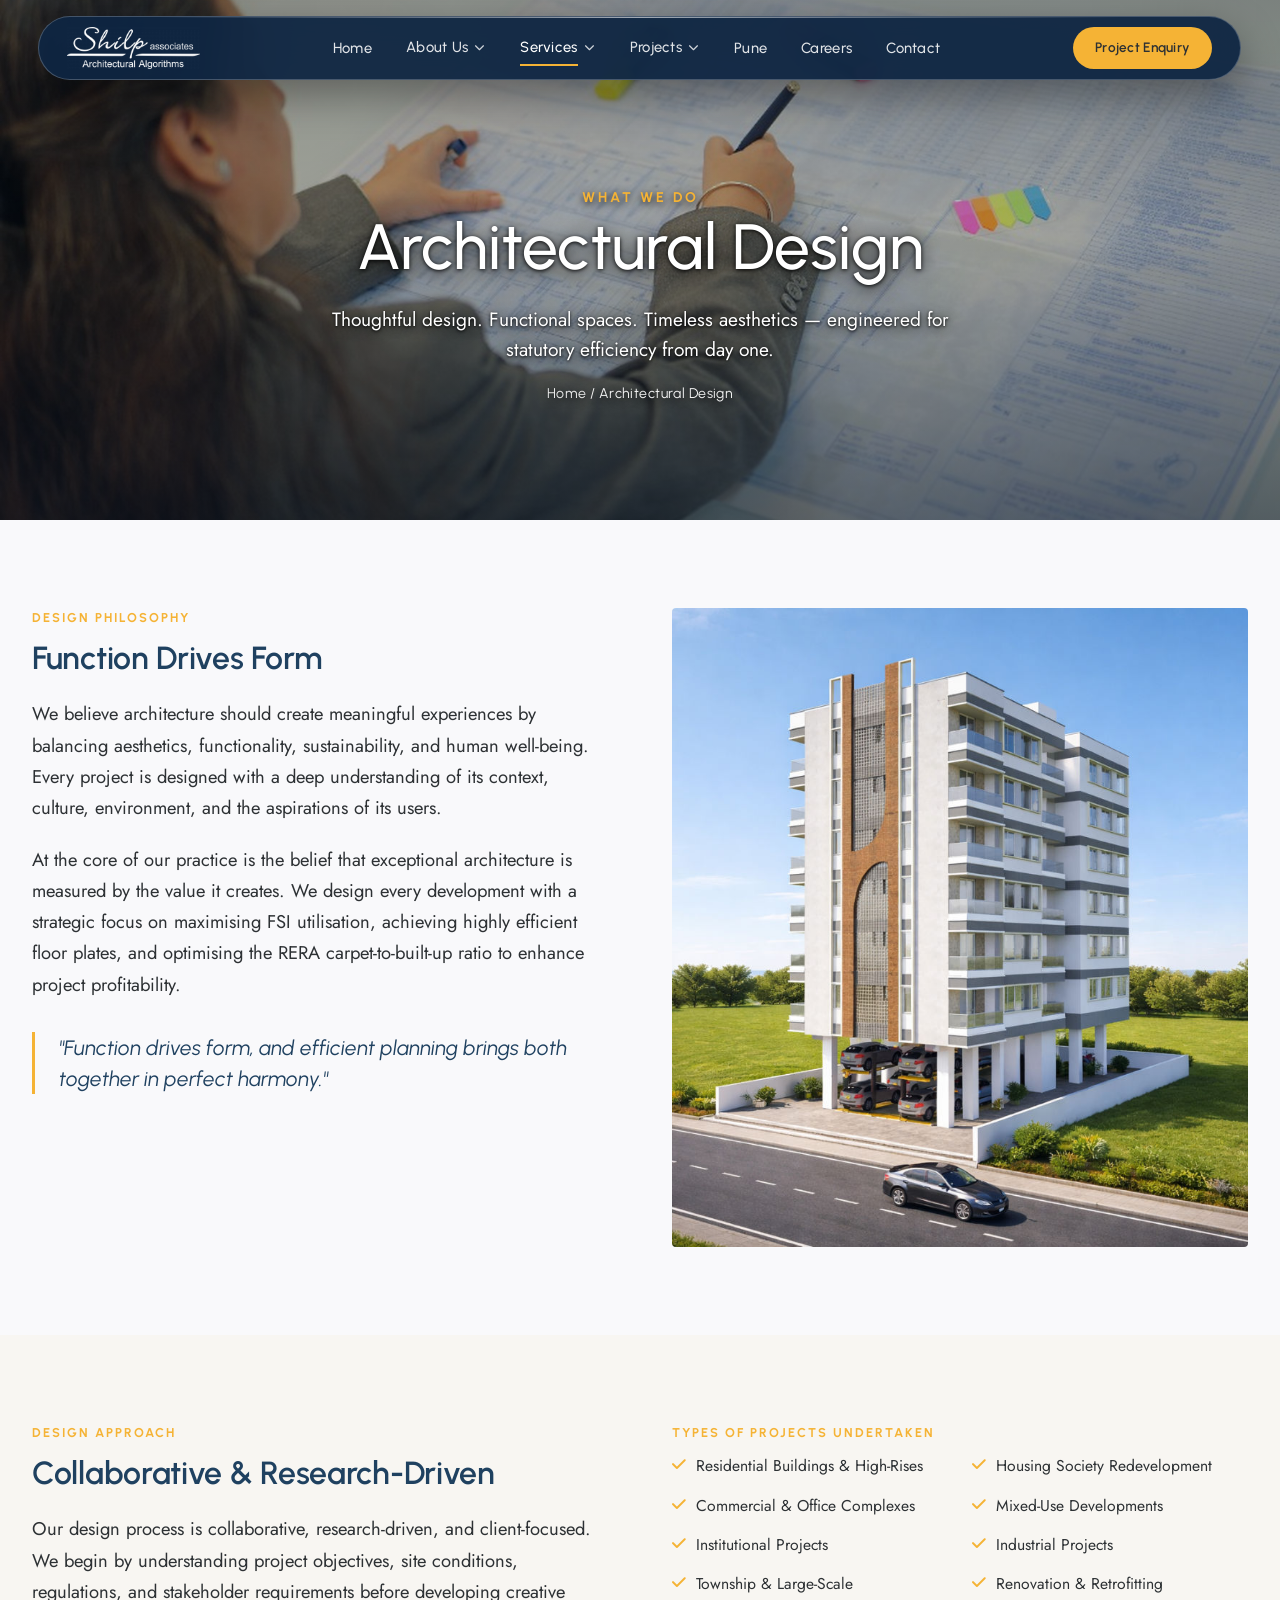
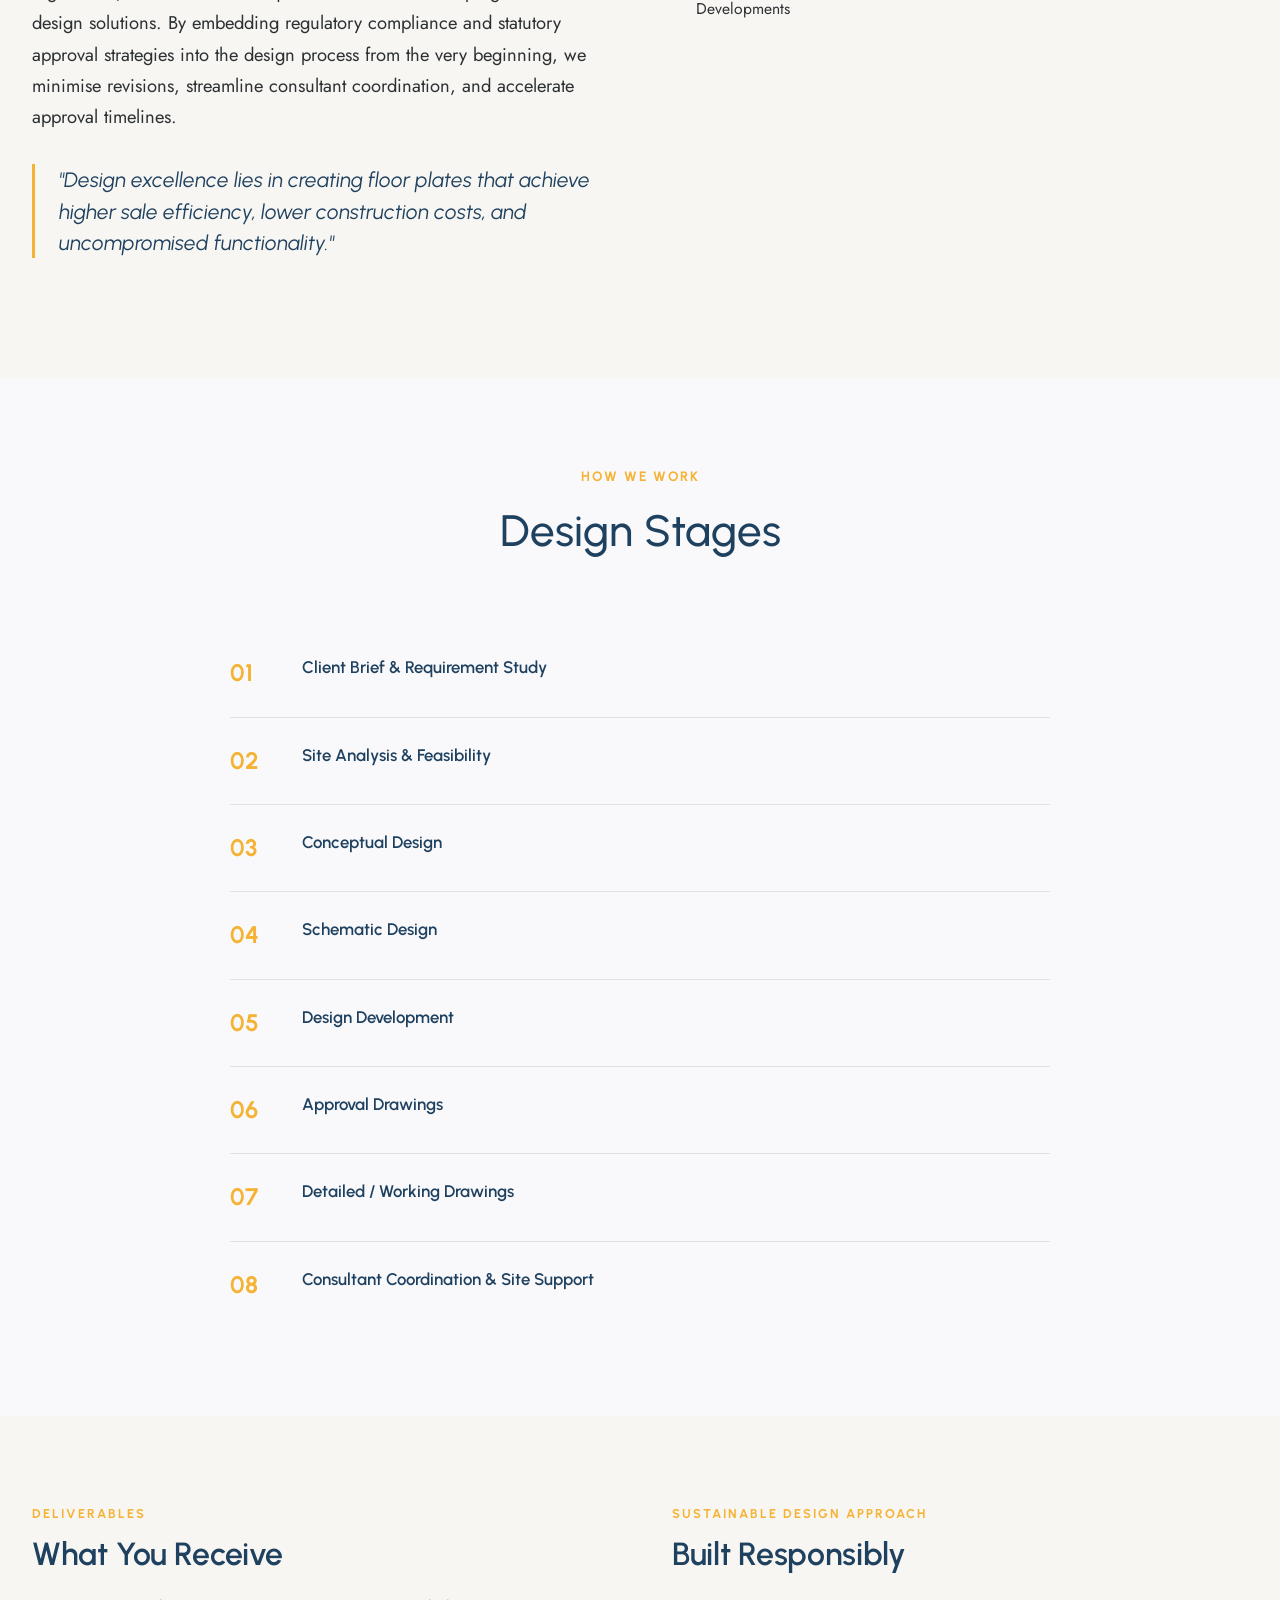
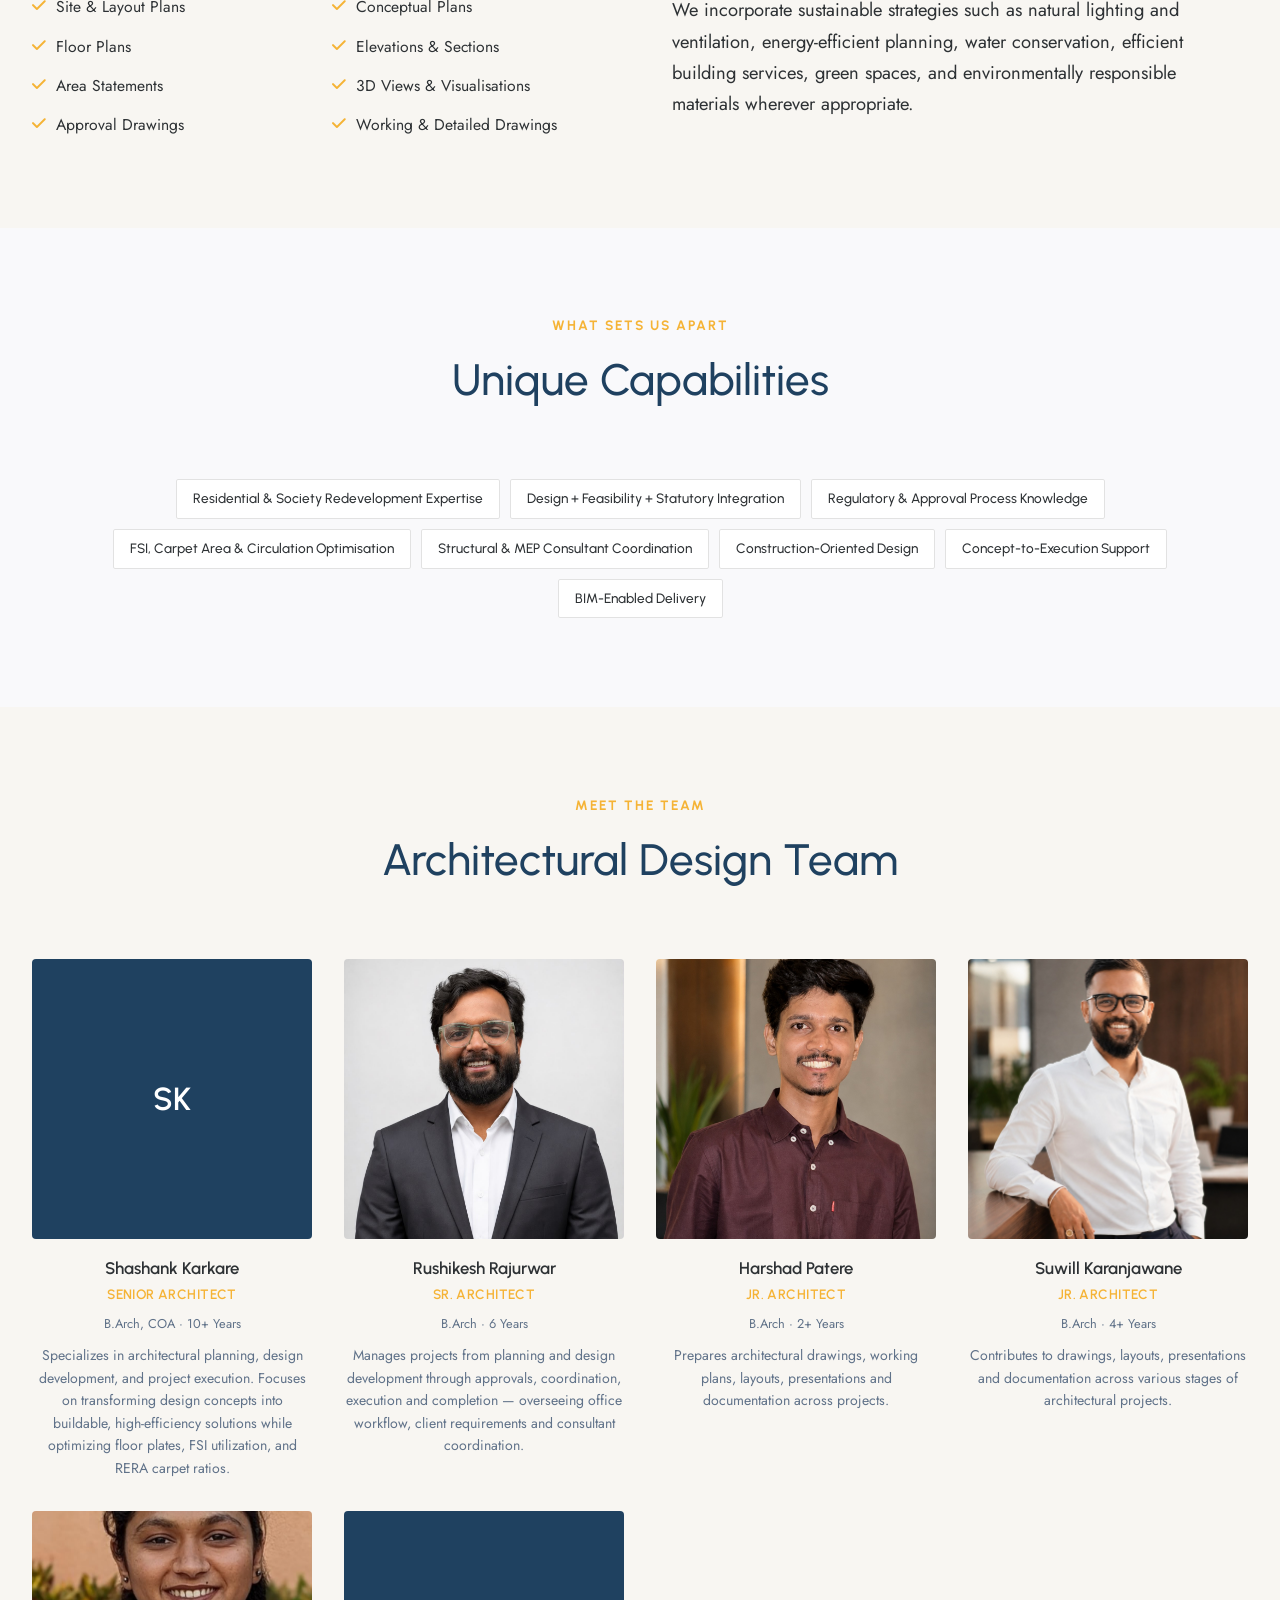
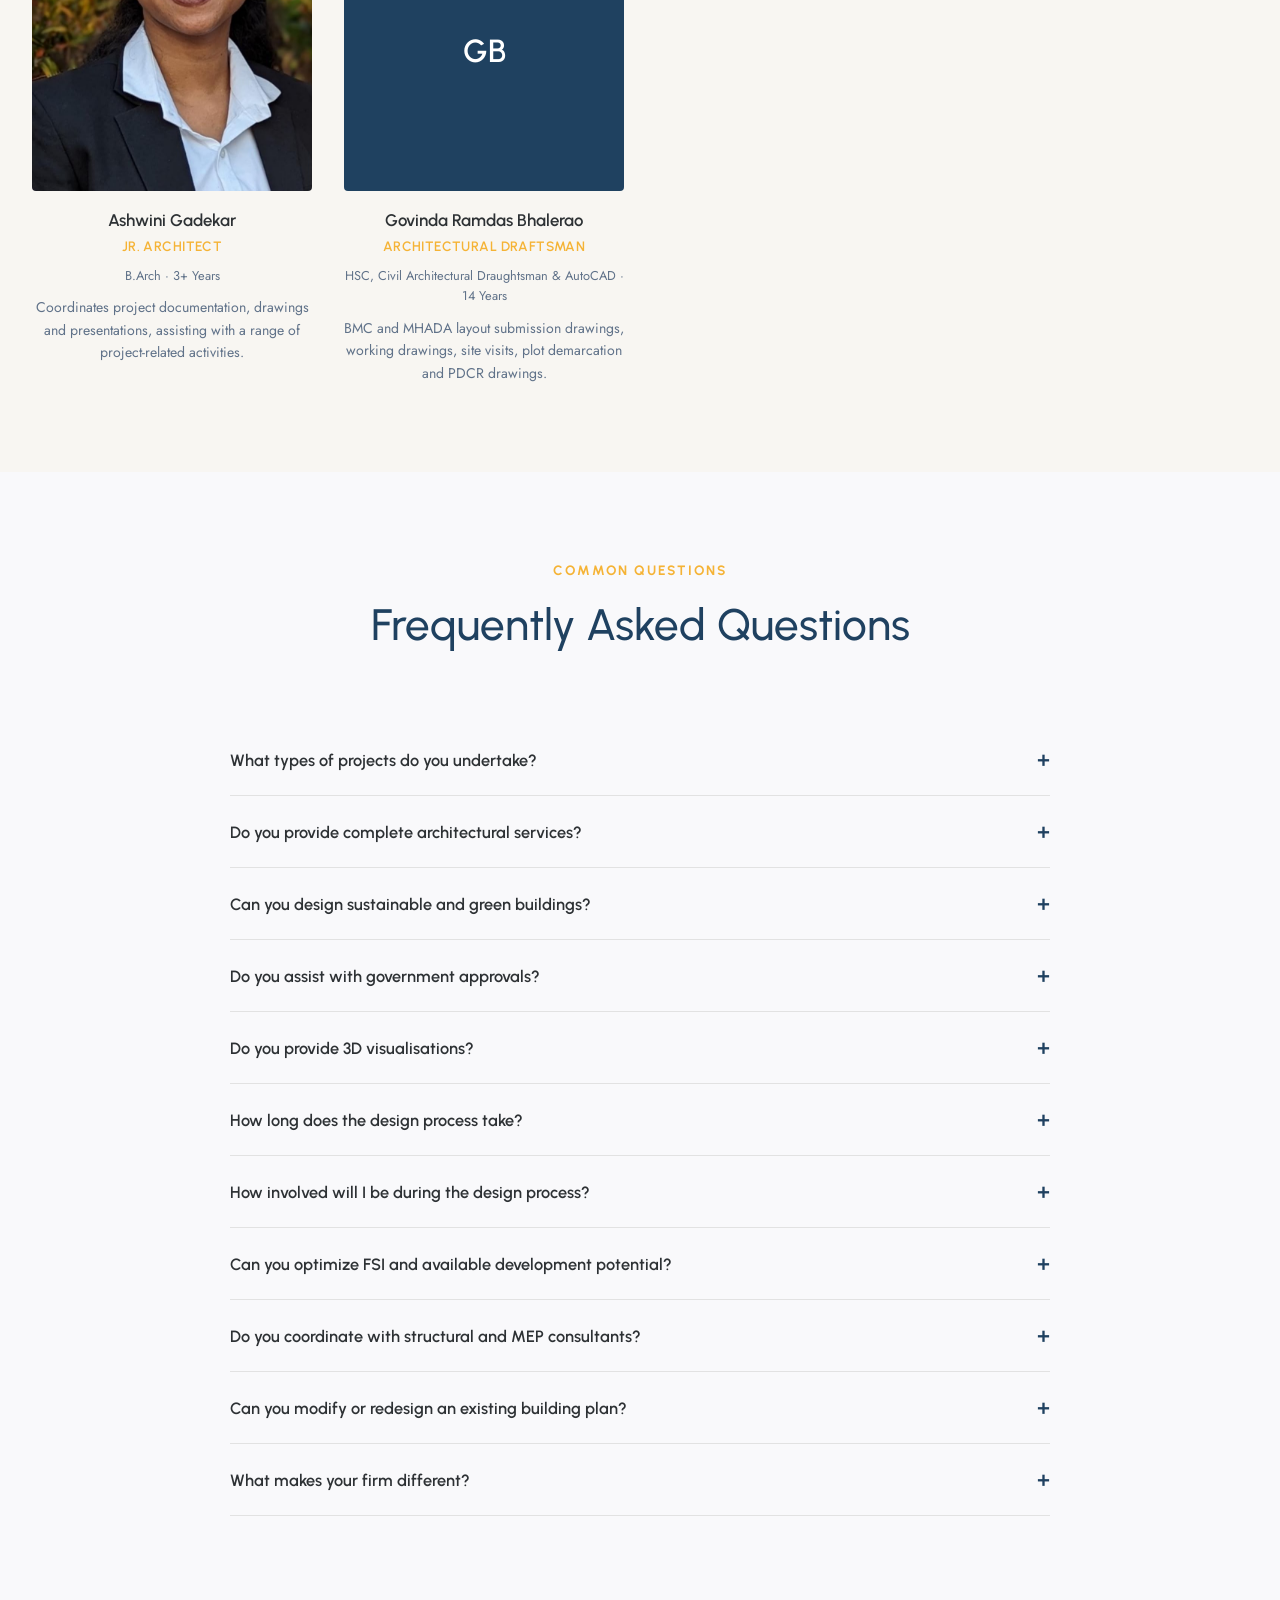
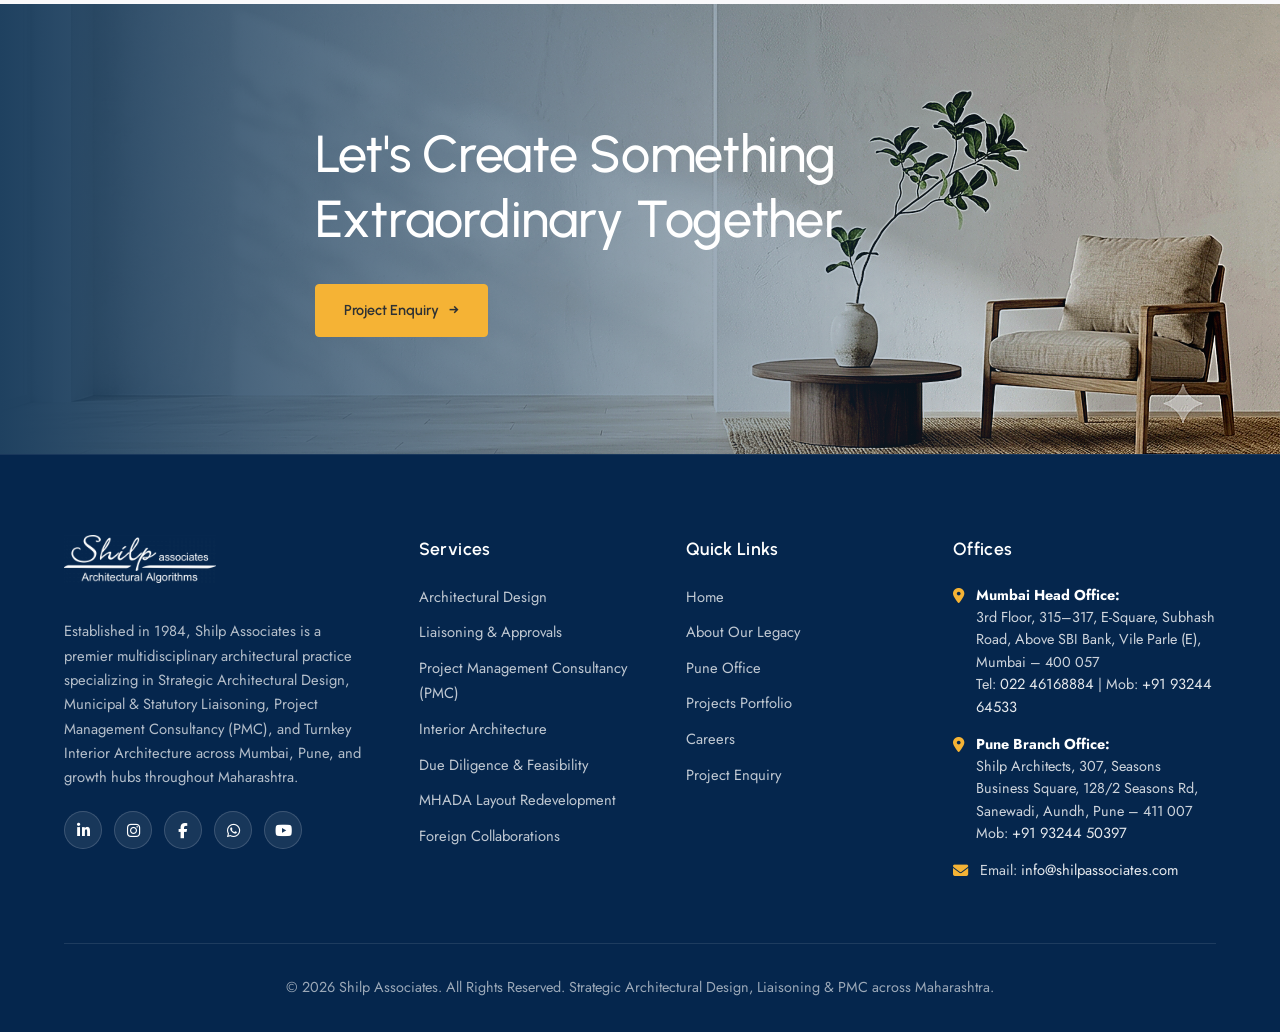
<file: architectural-design.html>
<!doctype html>
<html lang="en-US">
<head>
<meta charset="UTF-8">
<meta name="viewport" content="width=device-width, initial-scale=1, maximum-scale=5, viewport-fit=cover">
<title>Architectural Design | Shilp Associates</title>
<meta name="description" content="Architectural design services balancing functionality, aesthetics, efficiency and sustainability — from concept to construction-ready drawings.">
<link rel="preconnect" href="https://fonts.googleapis.com">
<link rel="stylesheet" href="https://fonts.googleapis.com/css2?family=Montserrat:wght@400;500;600;700&family=Roboto:wght@300;400;500;600;700&display=swap">
<link rel="stylesheet" href="https://cdnjs.cloudflare.com/ajax/libs/font-awesome/6.4.0/css/all.min.css">
<link rel="stylesheet" href="assets/styles.css">
<style>
  :root{ --page-hero-img: url('assets/architectural-design-hero.jpg'); }
  .page-hero {
    background: linear-gradient(180deg, rgba(5, 20, 38, 0.40) 0%, rgba(5, 20, 38, 0.28) 45%, rgba(5, 20, 38, 0.58) 100%), url('assets/architectural-design-hero.jpg') no-repeat center center / cover !important;
  }
</style>
</head>
<body>

<header class="site-header" id="masthead">
  <div class="wrap">
    <a href="index.html" class="site-logo" aria-label="Shilp Associates Home">
      <img src="assets/logo-shilp.png" alt="Shilp Associates">
    </a>
    <nav class="main-nav" aria-label="Main Navigation">
      <ul class="nav-list">
        <li><a href="index.html" class="">Home</a></li>
        <li class="has-dropdown">
          <div class="nav-item-link-wrap">
            <a href="about.html" class="">About Us</a>
            <button class="dropdown-trigger-btn" aria-label="Toggle About Submenu"><i class="fa-solid fa-chevron-down nav-dropdown-icon"></i></button>
          </div>
          <ul class="dropdown-menu">
            <li><a href="about.html">Our 40+ Yr Legacy</a></li>
            <li><a href="about.html#team">Leadership &amp; Team</a></li>
            <li><a href="pune.html">Pune Regional Office</a></li>
          </ul>
        </li>
        <li class="has-dropdown">
          <div class="nav-item-link-wrap">
            <a href="architectural-design.html" class="active">Services</a>
            <button class="dropdown-trigger-btn" aria-label="Toggle Services Submenu"><i class="fa-solid fa-chevron-down nav-dropdown-icon"></i></button>
          </div>
          <ul class="dropdown-menu">
            <li><a href="architectural-design.html">Architectural Design</a></li>
            <li><a href="liaison.html">Liaison Services</a></li>
            <li><a href="pmc.html">Project Management Consultancy (PMC)</a></li>
            <li><a href="interior-design.html">Interior Design</a></li>
          </ul>
        </li>
        <li class="has-dropdown">
          <div class="nav-item-link-wrap">
            <a href="portfolio.html" class="">Projects</a>
            <button class="dropdown-trigger-btn" aria-label="Toggle Projects Submenu"><i class="fa-solid fa-chevron-down nav-dropdown-icon"></i></button>
          </div>
          <ul class="dropdown-menu">
            <li><a href="portfolio.html">All Projects</a></li>
            <li><a href="portfolio.html?filter=architectural">Architectural Projects</a></li>
            <li><a href="portfolio.html?filter=liaison">Liaison Approvals</a></li>
            <li><a href="portfolio.html?filter=interior">Interior Projects</a></li>
            <li><a href="portfolio.html?filter=pmc">Project Management (PMC) Redevelopment</a></li>
            <li><a href="portfolio.html?filter=mhada">MHADA (Housing Authority) Projects</a></li>
          </ul>
        </li>
        <li><a href="pune.html" class="">Pune</a></li>
        <li><a href="careers.html" class="">Careers</a></li>
        <li><a href="contact.html" class="">Contact</a></li>
      </ul>
    </nav>
    <div class="header-right-actions">
      <a href="contact.html" class="header-cta">Project Enquiry</a>
      <button class="nav-toggle" aria-label="Toggle Navigation"><span></span><span></span><span></span></button>
    </div>
  </div>
</header>

<section class="page-hero">
  <div>
    <span class="eyebrow">What We Do</span>
    <h1>Architectural Design</h1>
    <p>Thoughtful design. Functional spaces. Timeless aesthetics — engineered for statutory efficiency from day one.</p>
    <div class="breadcrumb"><a href="index.html">Home</a> / Architectural Design</div>
  </div>
</section>

<section class="content-section reveal">
  <div class="wrap content-grid">
    <div>
      <span class="eyebrow-sm">Design Philosophy</span>
      <h2 class="h2 h2--sub">Function Drives Form</h2>
      <p class="lead-text">We believe architecture should create meaningful experiences by balancing aesthetics, functionality, sustainability, and human well-being. Every project is designed with a deep understanding of its context, culture, environment, and the aspirations of its users.</p>
      <p class="lead-text">At the core of our practice is the belief that exceptional architecture is measured by the value it creates. We design every development with a strategic focus on maximising FSI utilisation, achieving highly efficient floor plates, and optimising the RERA carpet-to-built-up ratio to enhance project profitability.</p>
      <p class="pull-quote">"Function drives form, and efficient planning brings both together in perfect harmony."</p>
    </div>
    <div>
      <img src="assets/expertise-architectural.jpg" alt="Modern architectural structural design" style="border-radius:4px; width:100%;">
    </div>
  </div>
</section>

<!-- DESIGN APPROACH -->
<section class="content-section alt reveal" id="residential">
  <div class="wrap content-grid">
    <div>
      <span class="eyebrow-sm">Design Approach</span>
      <h2 class="h2 h2--sub">Collaborative &amp; Research-Driven</h2>
      <p class="lead-text">Our design process is collaborative, research-driven, and client-focused. We begin by understanding project objectives, site conditions, regulations, and stakeholder requirements before developing creative design solutions. By embedding regulatory compliance and statutory approval strategies into the design process from the very beginning, we minimise revisions, streamline consultant coordination, and accelerate approval timelines.</p>
      <p class="pull-quote">"Design excellence lies in creating floor plates that achieve higher sale efficiency, lower construction costs, and uncompromised functionality."</p>
    </div>
    <div>
      <span class="eyebrow-sm">Types of Projects Undertaken</span>
      <ul class="check-list">
        <li><i class="fa-solid fa-check"></i>Residential Buildings &amp; High-Rises</li>
        <li><i class="fa-solid fa-check"></i>Housing Society Redevelopment</li>
        <li id="commercial"><i class="fa-solid fa-check"></i>Commercial &amp; Office Complexes</li>
        <li><i class="fa-solid fa-check"></i>Mixed-Use Developments</li>
        <li><i class="fa-solid fa-check"></i>Institutional Projects</li>
        <li><i class="fa-solid fa-check"></i>Industrial Projects</li>
        <li><i class="fa-solid fa-check"></i>Township &amp; Large-Scale Developments</li>
        <li><i class="fa-solid fa-check"></i>Renovation &amp; Retrofitting</li>
      </ul>
    </div>
  </div>
</section>

<!-- DESIGN STAGES -->
<section class="content-section reveal">
  <div class="wrap">
    <header class="section-header">
      <span class="section-subtitle">How We Work</span>
      <h2 class="section-title">Design Stages</h2>
    </header>
    <div class="process-steps" style="max-width:820px; margin:0 auto;">
      <div class="process-step"><div class="step-num"></div><div class="step-body"><h4>Client Brief &amp; Requirement Study</h4></div></div>
      <div class="process-step"><div class="step-num"></div><div class="step-body"><h4>Site Analysis &amp; Feasibility</h4></div></div>
      <div class="process-step"><div class="step-num"></div><div class="step-body"><h4>Conceptual Design</h4></div></div>
      <div class="process-step"><div class="step-num"></div><div class="step-body"><h4>Schematic Design</h4></div></div>
      <div class="process-step"><div class="step-num"></div><div class="step-body"><h4>Design Development</h4></div></div>
      <div class="process-step"><div class="step-num"></div><div class="step-body"><h4>Approval Drawings</h4></div></div>
      <div class="process-step"><div class="step-num"></div><div class="step-body"><h4>Detailed / Working Drawings</h4></div></div>
      <div class="process-step"><div class="step-num"></div><div class="step-body"><h4>Consultant Coordination &amp; Site Support</h4></div></div>
    </div>
  </div>
</section>

<!-- DELIVERABLES + SUSTAINABILITY -->
<section class="content-section alt reveal">
  <div class="wrap content-grid">
    <div>
      <span class="eyebrow-sm">Deliverables</span>
      <h2 class="h2 h2--sub">What You Receive</h2>
      <ul class="check-list">
        <li><i class="fa-solid fa-check"></i>Site &amp; Layout Plans</li>
        <li><i class="fa-solid fa-check"></i>Conceptual Plans</li>
        <li><i class="fa-solid fa-check"></i>Floor Plans</li>
        <li><i class="fa-solid fa-check"></i>Elevations &amp; Sections</li>
        <li><i class="fa-solid fa-check"></i>Area Statements</li>
        <li><i class="fa-solid fa-check"></i>3D Views &amp; Visualisations</li>
        <li><i class="fa-solid fa-check"></i>Approval Drawings</li>
        <li><i class="fa-solid fa-check"></i>Working &amp; Detailed Drawings</li>
      </ul>
    </div>
    <div>
      <span class="eyebrow-sm">Sustainable Design Approach</span>
      <h2 class="h2 h2--sub">Built Responsibly</h2>
      <p class="lead-text">We incorporate sustainable strategies such as natural lighting and ventilation, energy-efficient planning, water conservation, efficient building services, green spaces, and environmentally responsible materials wherever appropriate.</p>
    </div>
  </div>
</section>

<!-- UNIQUE CAPABILITIES -->
<section class="content-section reveal">
  <div class="wrap">
    <header class="section-header">
      <span class="section-subtitle">What Sets Us Apart</span>
      <h2 class="section-title">Unique Capabilities</h2>
    </header>
    <div class="tag-list" style="justify-content:center;">
      <span>Residential &amp; Society Redevelopment Expertise</span>
      <span>Design + Feasibility + Statutory Integration</span>
      <span>Regulatory &amp; Approval Process Knowledge</span>
      <span>FSI, Carpet Area &amp; Circulation Optimisation</span>
      <span>Structural &amp; MEP Consultant Coordination</span>
      <span>Construction-Oriented Design</span>
      <span>Concept-to-Execution Support</span>
      <span>BIM-Enabled Delivery</span>
    </div>
  </div>
</section>

<!-- TEAM -->
<section class="content-section alt reveal">
  <div class="wrap">
    <header class="section-header">
      <span class="section-subtitle">Meet the Team</span>
      <h2 class="section-title">Architectural Design Team</h2>
    </header>
    <div class="team-grid">
      <div class="team-card">
        <div class="team-photo placeholder"><span>SK</span></div>
        <div class="team-name">Shashank Karkare</div>
        <div class="team-role">Senior Architect</div>
        <div class="team-meta">B.Arch, COA · 10+ Years</div>
        <p class="team-bio">Specializes in architectural planning, design development, and project execution. Focuses on transforming design concepts into buildable, high-efficiency solutions while optimizing floor plates, FSI utilization, and RERA carpet ratios.</p>
      </div>
      <div class="team-card">
        <div class="team-photo"><img src="assets/team/AD 01 Rushikesh Rajurwar.jpeg" alt="Rushikesh Rajurwar"></div>
        <div class="team-name">Rushikesh Rajurwar</div>
        <div class="team-role">Sr. Architect</div>
        <div class="team-meta">B.Arch · 6 Years</div>
        <p class="team-bio">Manages projects from planning and design development through approvals, coordination, execution and completion — overseeing office workflow, client requirements and consultant coordination.</p>
      </div>
      <div class="team-card">
        <div class="team-photo"><img src="assets/team/AD 02 Harshad Patere.jpeg" alt="Harshad Patere"></div>
        <div class="team-name">Harshad Patere</div>
        <div class="team-role">Jr. Architect</div>
        <div class="team-meta">B.Arch · 2+ Years</div>
        <p class="team-bio">Prepares architectural drawings, working plans, layouts, presentations and documentation across projects.</p>
      </div>
      <div class="team-card">
        <div class="team-photo"><img src="assets/team/AD 03 Suwill Karanjawane.jpeg" alt="Suwill Karanjawane"></div>
        <div class="team-name">Suwill Karanjawane</div>
        <div class="team-role">Jr. Architect</div>
        <div class="team-meta">B.Arch · 4+ Years</div>
        <p class="team-bio">Contributes to drawings, layouts, presentations and documentation across various stages of architectural projects.</p>
      </div>
      <div class="team-card">
        <div class="team-photo"><img src="assets/team/AD 04 Ashwini Gadekar.jpeg" alt="Ashwini Gadekar"></div>
        <div class="team-name">Ashwini Gadekar</div>
        <div class="team-role">Jr. Architect</div>
        <div class="team-meta">B.Arch · 3+ Years</div>
        <p class="team-bio">Coordinates project documentation, drawings and presentations, assisting with a range of project-related activities.</p>
      </div>
      <div class="team-card">
        <div class="team-photo placeholder"><span>GB</span></div>
        <div class="team-name">Govinda Ramdas Bhalerao</div>
        <div class="team-role">Architectural Draftsman</div>
        <div class="team-meta">HSC, Civil Architectural Draughtsman &amp; AutoCAD · 14 Years</div>
        <p class="team-bio">BMC and MHADA layout submission drawings, working drawings, site visits, plot demarcation and PDCR drawings.</p>
      </div>
    </div>
  </div>
</section>

<!-- FAQ -->
<section class="content-section reveal">
  <div class="wrap">
    <header class="section-header">
      <span class="section-subtitle">Common Questions</span>
      <h2 class="section-title">Frequently Asked Questions</h2>
    </header>
    <div class="faq-list">
      <div class="faq-item"><button class="faq-question">What types of projects do you undertake?<span class="plus">+</span></button><div class="faq-answer"><p>Residential, commercial, institutional, hospitality, industrial, mixed-use, redevelopment and township design projects.</p></div></div>
      <div class="faq-item"><button class="faq-question">Do you provide complete architectural services?<span class="plus">+</span></button><div class="faq-answer"><p>Yes — end-to-end architectural services from concept design through construction completion, including site coordination.</p></div></div>
      <div class="faq-item"><button class="faq-question">Can you design sustainable and green buildings?<span class="plus">+</span></button><div class="faq-answer"><p>Yes — sustainable design principles are integrated through passive design, energy efficiency, water conservation and environmentally responsible material selection.</p></div></div>
      <div class="faq-item"><button class="faq-question">Do you assist with government approvals?<span class="plus">+</span></button><div class="faq-answer"><p>Yes — we prepare statutory-compliant drawings and coordinate with relevant authorities and consultants for project approvals.</p></div></div>
      <div class="faq-item"><button class="faq-question">Do you provide 3D visualisations?<span class="plus">+</span></button><div class="faq-answer"><p>Yes — realistic 3D renders, walkthroughs, BIM models and presentation visuals to help clients understand the design before construction.</p></div></div>
      <div class="faq-item"><button class="faq-question">How long does the design process take?<span class="plus">+</span></button><div class="faq-answer"><p>Timelines depend on the project type, scale, and complexity. Typically, concept and schematic design stages take 3 to 6 weeks, followed by detailed design development and municipal submission documentation. We establish a clear milestone schedule upfront.</p></div></div>
      <div class="faq-item"><button class="faq-question">How involved will I be during the design process?<span class="plus">+</span></button><div class="faq-answer"><p>We maintain an interactive, collaborative approach. Clients are closely involved during the briefing, concept, and schematic review phases to ensure the design aligns with functional needs, budget, and aesthetic expectations, backed by structured milestone sign-offs.</p></div></div>
      <div class="faq-item"><button class="faq-question">Can you optimize FSI and available development potential?<span class="plus">+</span></button><div class="faq-answer"><p>Yes — efficient planning to optimise FSI, carpet area, amenities and circulation is core to how we approach every design.</p></div></div>
      <div class="faq-item"><button class="faq-question">Do you coordinate with structural and MEP consultants?<span class="plus">+</span></button><div class="faq-answer"><p>Yes — we work closely with structural, MEP and other specialist consultants appointed by the client to ensure seamless project execution.</p></div></div>
      <div class="faq-item"><button class="faq-question">Can you modify or redesign an existing building plan?<span class="plus">+</span></button><div class="faq-answer"><p>Yes — we have experience in adaptive reuse, redevelopment and urban regeneration projects, including redesigning existing plans.</p></div></div>
      <div class="faq-item"><button class="faq-question">What makes your firm different?<span class="plus">+</span></button><div class="faq-answer"><p>We combine creative design, technical expertise, sustainable thinking, regulatory knowledge and collaborative project management — integrating approval strategy into the design process from day one to reduce coordination time and expedite statutory approvals.</p></div></div>
    </div>
  </div>
</section>

<section class="cta-section">
  <div class="wrap">
    <h2 class="h2 reveal">Let's Create Something Extraordinary Together</h2>
    <div class="button-con reveal">
      <a href="contact.html" class="btn btn-primary">Project Enquiry <span class="btn-arrow">→</span></a>
    </div>
  </div>
</section>

<!-- ============================== FOOTER (DAISARIA AESTHETIC GRID) ============================== -->
<footer class="site-footer">
  <div class="wrap footer-content-wrap">
    <div class="footer-top-grid">
      <!-- Col 1: Brand -->
      <div class="footer-col-brand">
        <div class="footer-logo"><a href="index.html"><img src="assets/logo-shilp.png" alt="Shilp Associates"></a></div>
        <p class="footer-brand-desc">
          Established in 1984, Shilp Associates is a premier multidisciplinary architectural practice specializing in Strategic Architectural Design, Municipal &amp; Statutory Liaisoning, Project Management Consultancy (PMC), and Turnkey Interior Architecture across Mumbai, Pune, and growth hubs throughout Maharashtra.
        </p>
        <div class="footer-social-row">
          <a href="https://www.linkedin.com/company/shilp-associates-mumbai/" target="_blank" rel="noopener" class="footer-social-link" aria-label="LinkedIn"><i class="fa-brands fa-linkedin-in"></i></a>
          <a href="https://www.instagram.com/shilp_associates_architects/" target="_blank" rel="noopener" class="footer-social-link" aria-label="Instagram"><i class="fa-brands fa-instagram"></i></a>
          <a href="https://www.facebook.com/shilpassociates/" target="_blank" rel="noopener" class="footer-social-link" aria-label="Facebook"><i class="fa-brands fa-facebook-f"></i></a>
          <a href="https://wa.me/919324464533" target="_blank" rel="noopener" class="footer-social-link" aria-label="WhatsApp"><i class="fa-brands fa-whatsapp"></i></a>
          <a href="https://www.youtube.com/@shilpassociates" target="_blank" rel="noopener" class="footer-social-link" aria-label="YouTube"><i class="fa-brands fa-youtube"></i></a>
        </div>
      </div>
      <!-- Col 2: Services -->
      <div class="footer-col-links">
        <h4 class="footer-col-title">Services</h4>
        <ul>
          <li><a href="architectural-design.html">Architectural Design</a></li>
          <li><a href="liaison.html">Liaisoning &amp; Approvals</a></li>
          <li><a href="pmc.html">Project Management Consultancy (PMC)</a></li>
          <li><a href="interior-design.html">Interior Architecture</a></li>
          <li><a href="liaison.html#due-diligence">Due Diligence &amp; Feasibility</a></li>
          <li><a href="portfolio.html?filter=mhada">MHADA Layout Redevelopment</a></li>
          <li><a href="index.html#foreign-collaborations">Foreign Collaborations</a></li>
        </ul>
      </div>
      <!-- Col 3: Quick Links -->
      <div class="footer-col-links">
        <h4 class="footer-col-title">Quick Links</h4>
        <ul>
          <li><a href="index.html">Home</a></li>
          <li><a href="about.html">About Our Legacy</a></li>
          <li><a href="pune.html">Pune Office</a></li>
          <li><a href="portfolio.html">Projects Portfolio</a></li>
          <li><a href="careers.html">Careers</a></li>
          <li><a href="contact.html">Project Enquiry</a></li>
        </ul>
      </div>
      <!-- Col 4: Contact Offices -->
      <div class="footer-col-links">
        <h4 class="footer-col-title">Offices</h4>
        <div class="footer-contact-item">
          <i class="fa-solid fa-location-dot"></i>
          <div>
            <strong style="color:#fff;">Mumbai Head Office:</strong><br>
            3rd Floor, 315–317, E-Square, Subhash Road, Above SBI Bank, Vile Parle (E), Mumbai – 400 057<br>
            Tel: <a href="tel:02246168884">022 46168884</a> | Mob: <a href="tel:+919324464533">+91 93244 64533</a>
          </div>
        </div>
        <div class="footer-contact-item">
          <i class="fa-solid fa-location-dot"></i>
          <div>
            <strong style="color:#fff;">Pune Branch Office:</strong><br>
            Shilp Architects, 307, Seasons Business Square, 128/2 Seasons Rd, Sanewadi, Aundh, Pune – 411 007<br>
            Mob: <a href="tel:+919324450397">+91 93244 50397</a>
          </div>
        </div>
        <div class="footer-contact-item">
          <i class="fa-solid fa-envelope"></i>
          <div>
            Email: <a href="mailto:info@shilpassociates.com">info@shilpassociates.com</a>
          </div>
        </div>
      </div>
    </div>
    <div class="footer-bottom">
      <p>© 2026 Shilp Associates. All Rights Reserved. Strategic Architectural Design, Liaisoning &amp; PMC across Maharashtra.</p>
    </div>
  </div>
</footer>

<script src="assets/main.js"></script>
</body>
</html>
</file>
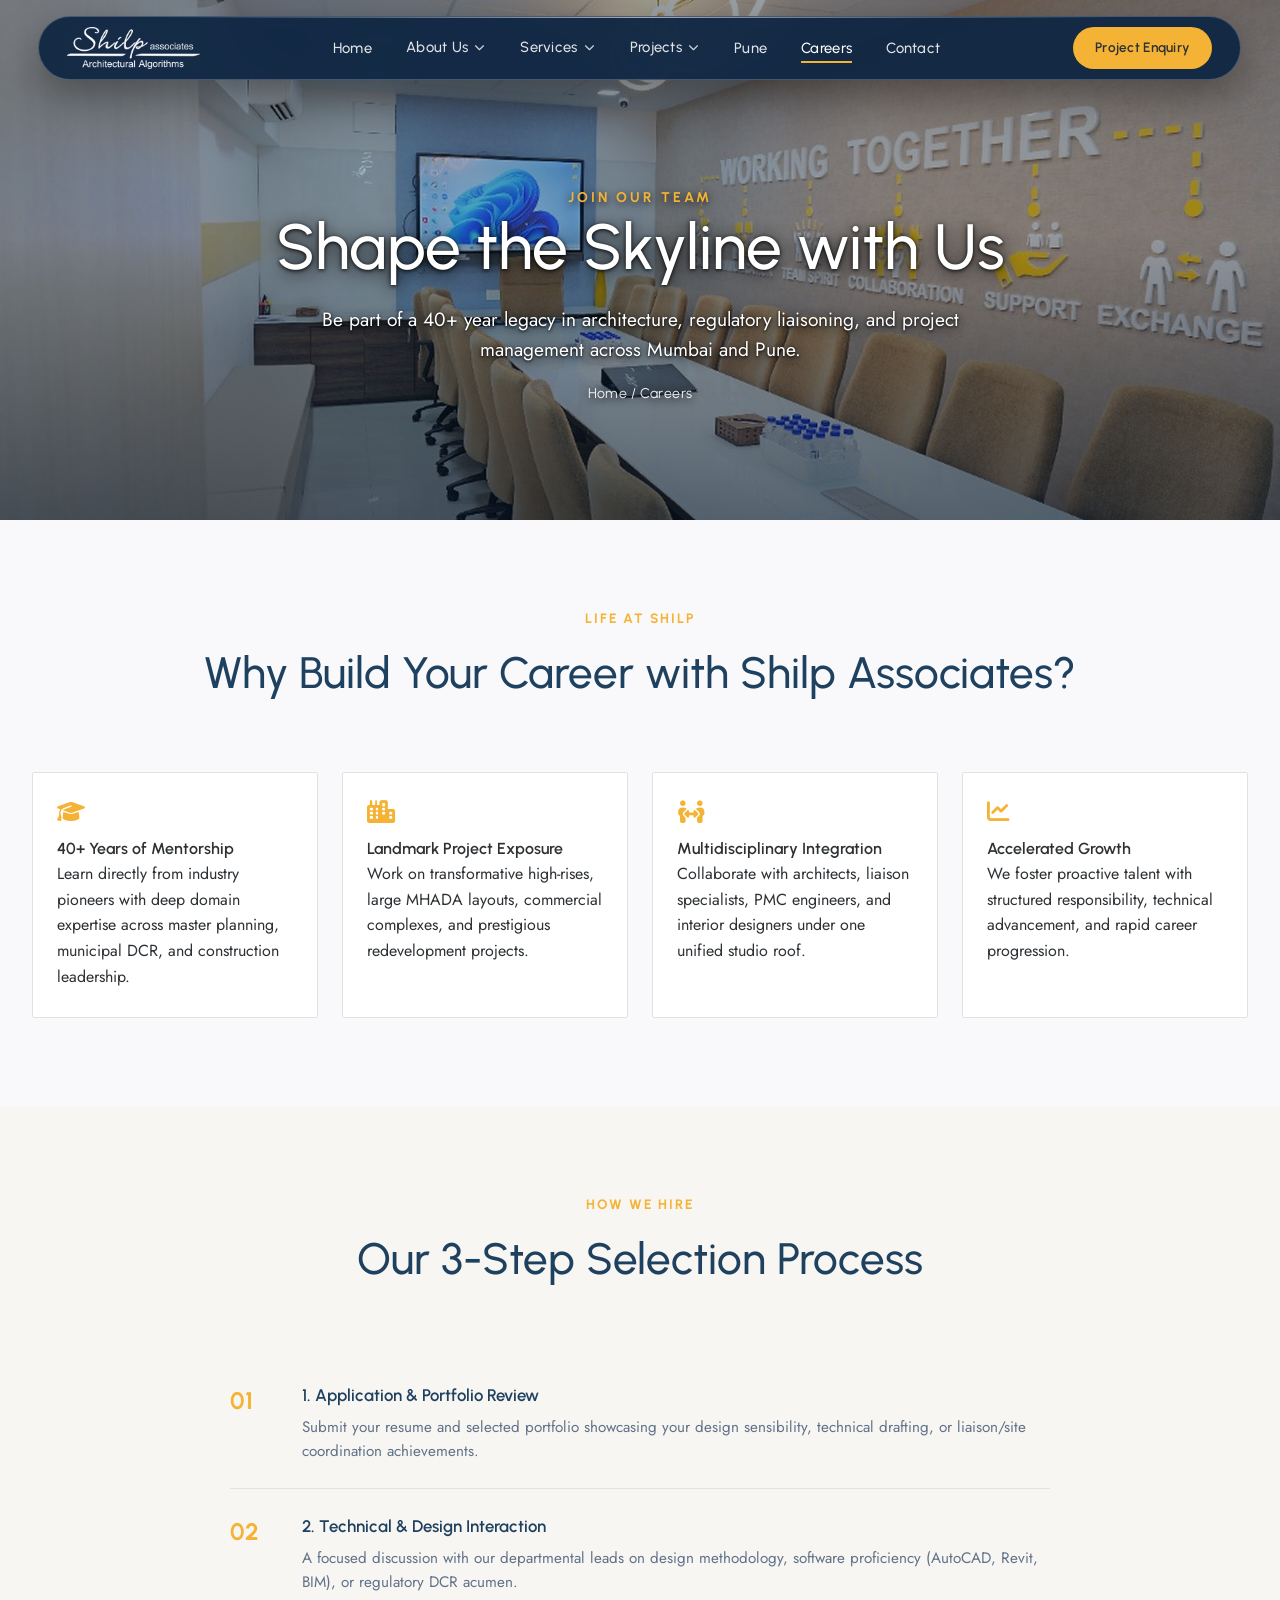
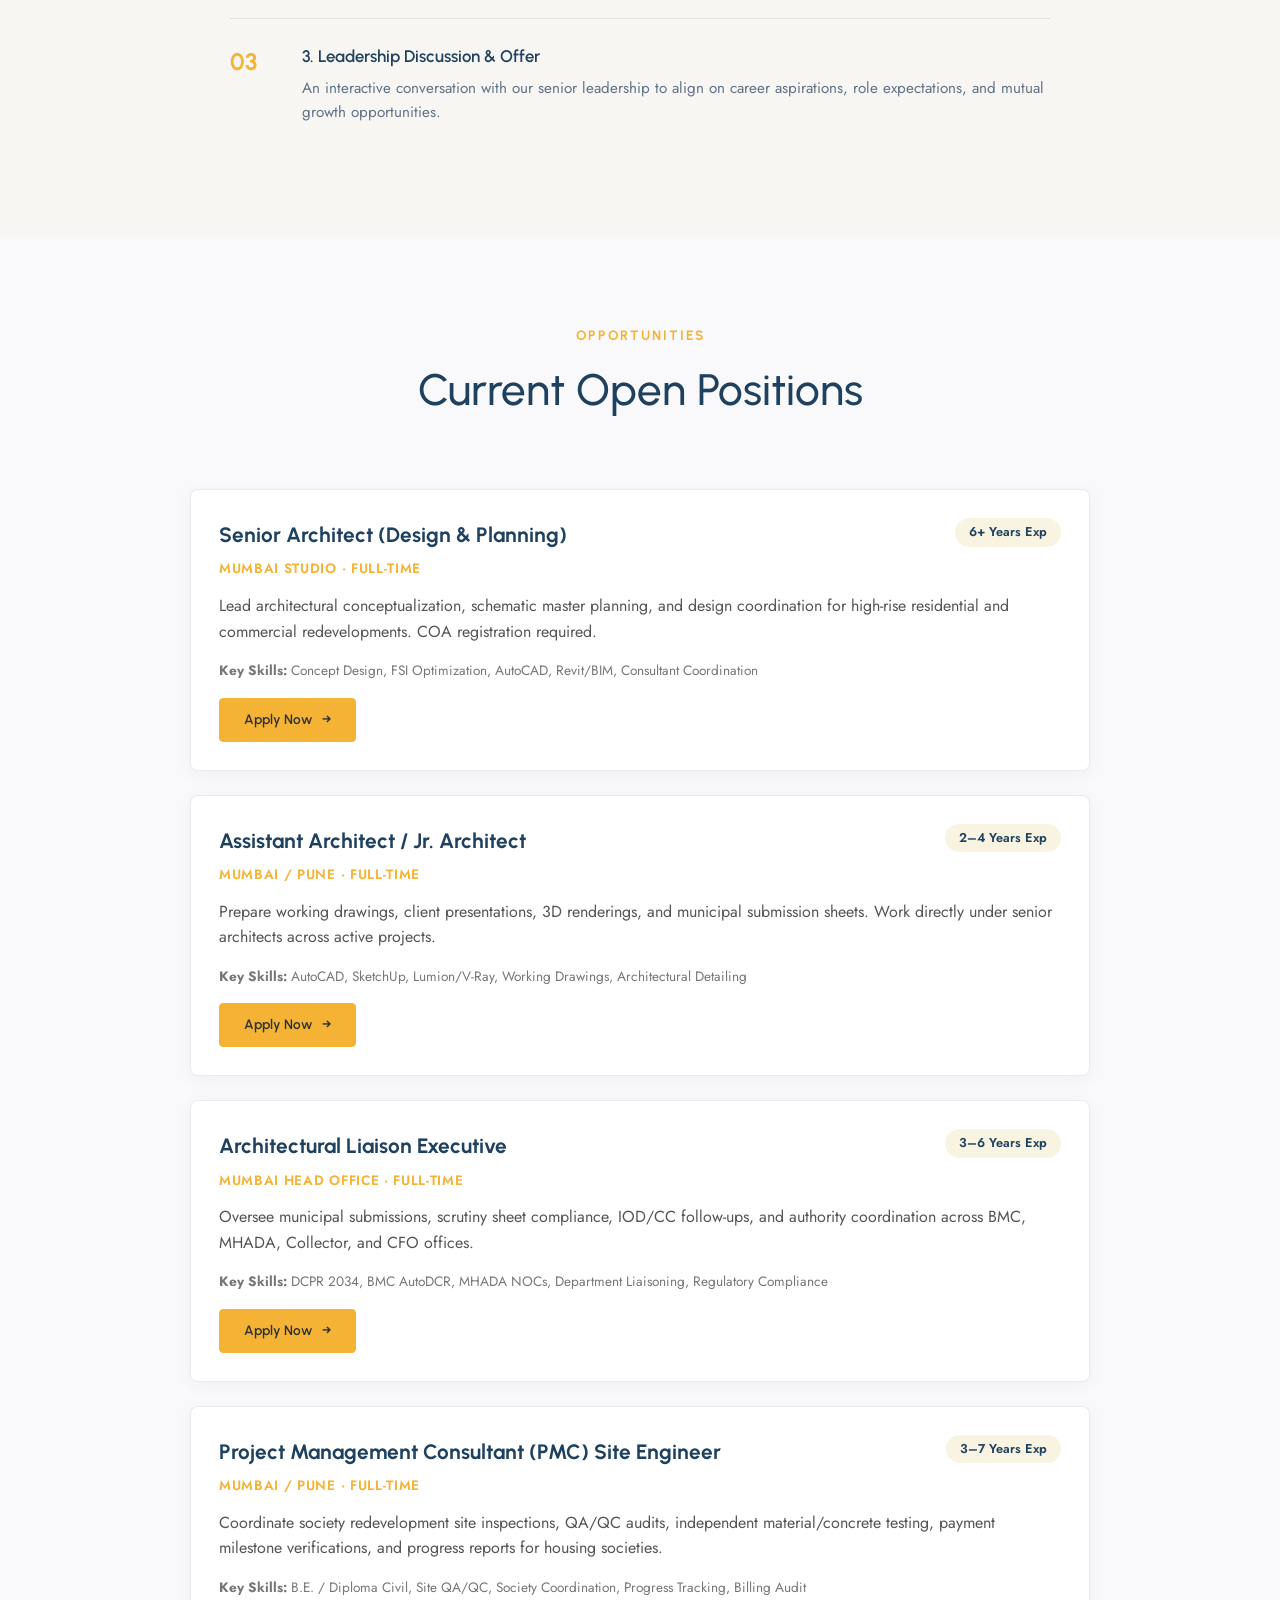
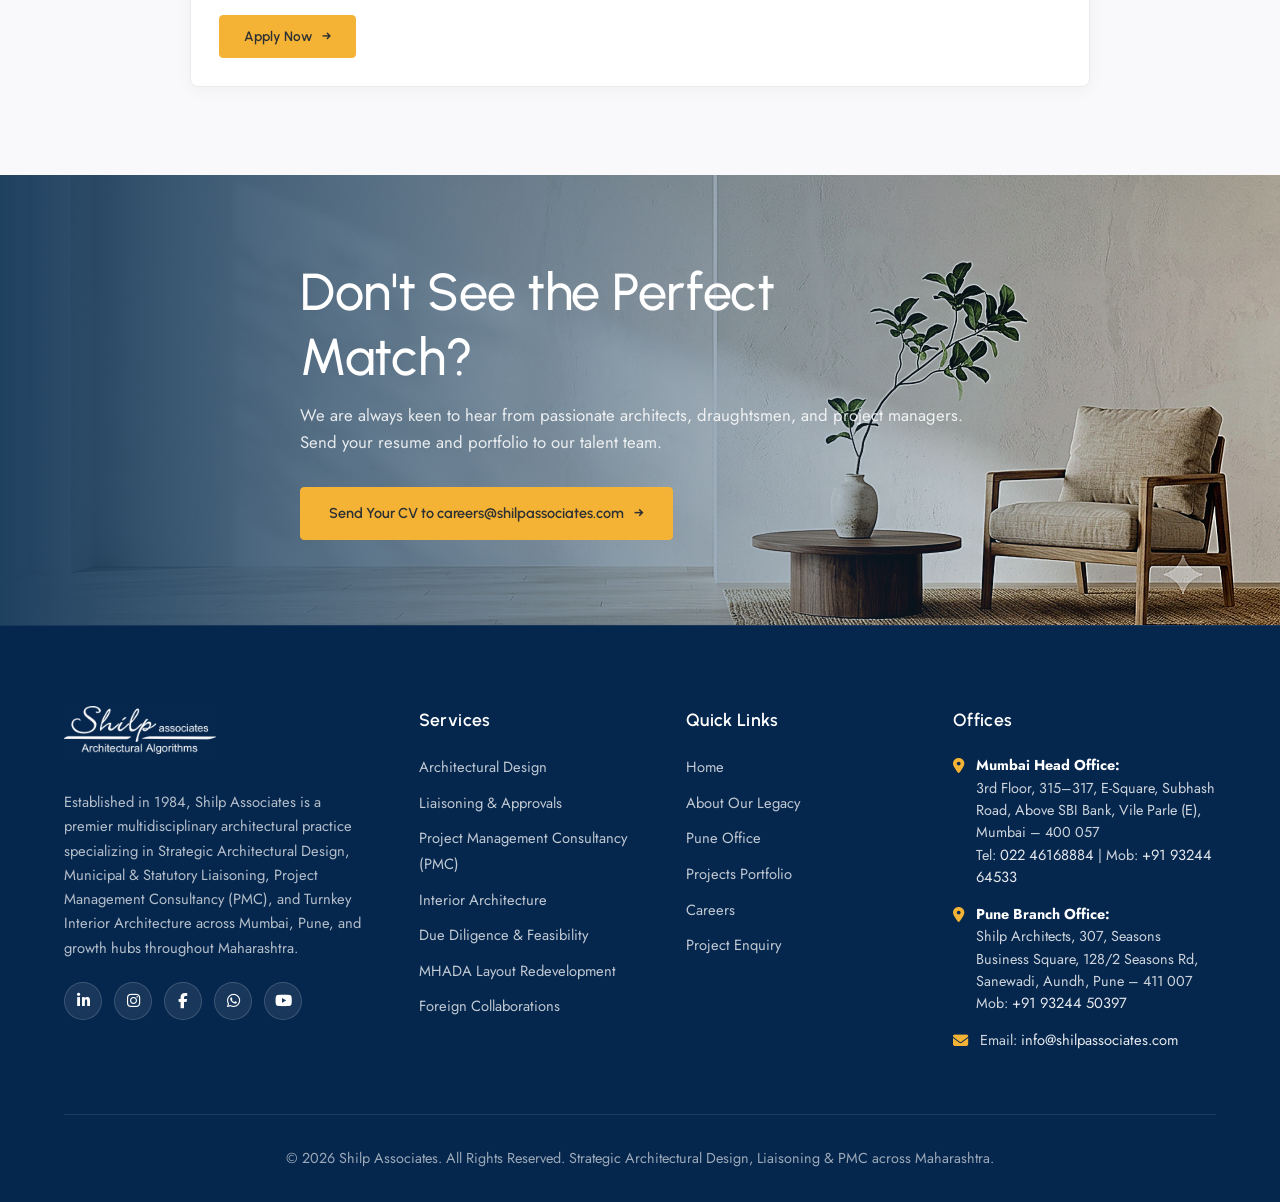
<file: careers.html>
<!doctype html>
<html lang="en-US">
<head>
<meta charset="UTF-8">
<meta name="viewport" content="width=device-width, initial-scale=1, maximum-scale=5, viewport-fit=cover">
<title>Careers | Shilp Associates</title>
<meta name="description" content="Build your career with Shilp Associates. Explore opportunities in architecture, municipal liaisoning, PMC, and interior design across Mumbai & Pune.">
<link rel="preconnect" href="https://fonts.googleapis.com">
<link rel="stylesheet" href="https://fonts.googleapis.com/css2?family=Montserrat:wght@400;500;600;700&family=Roboto:wght@300;400;500;600;700&display=swap">
<link rel="stylesheet" href="https://cdnjs.cloudflare.com/ajax/libs/font-awesome/6.4.0/css/all.min.css">
<link rel="stylesheet" href="assets/styles.css">
<style>
  :root{ --page-hero-img: url('assets/careers-hero-bg.jpg'); }
  .page-hero {
    background: linear-gradient(180deg, rgba(5, 20, 38, 0.40) 0%, rgba(5, 20, 38, 0.28) 45%, rgba(5, 20, 38, 0.58) 100%), url('assets/careers-hero-bg.jpg') no-repeat center center / cover !important;
  }
</style>
</head>
<body>

<header class="site-header" id="masthead">
  <div class="wrap">
    <a href="index.html" class="site-logo" aria-label="Shilp Associates Home">
      <img src="assets/logo-shilp.png" alt="Shilp Associates">
    </a>
    <nav class="main-nav" aria-label="Main Navigation">
      <ul class="nav-list">
        <li><a href="index.html" class="">Home</a></li>
        <li class="has-dropdown">
          <div class="nav-item-link-wrap">
            <a href="about.html" class="">About Us</a>
            <button class="dropdown-trigger-btn" aria-label="Toggle About Submenu"><i class="fa-solid fa-chevron-down nav-dropdown-icon"></i></button>
          </div>
          <ul class="dropdown-menu">
            <li><a href="about.html">Our 40+ Yr Legacy</a></li>
            <li><a href="about.html#team">Leadership &amp; Team</a></li>
            <li><a href="pune.html">Pune Regional Office</a></li>
          </ul>
        </li>
        <li class="has-dropdown">
          <div class="nav-item-link-wrap">
            <a href="architectural-design.html" class="">Services</a>
            <button class="dropdown-trigger-btn" aria-label="Toggle Services Submenu"><i class="fa-solid fa-chevron-down nav-dropdown-icon"></i></button>
          </div>
          <ul class="dropdown-menu">
            <li><a href="architectural-design.html">Architectural Design</a></li>
            <li><a href="liaison.html">Liaison Services</a></li>
            <li><a href="pmc.html">Project Management Consultancy (PMC)</a></li>
            <li><a href="interior-design.html">Interior Design</a></li>
          </ul>
        </li>
        <li class="has-dropdown">
          <div class="nav-item-link-wrap">
            <a href="portfolio.html" class="">Projects</a>
            <button class="dropdown-trigger-btn" aria-label="Toggle Projects Submenu"><i class="fa-solid fa-chevron-down nav-dropdown-icon"></i></button>
          </div>
          <ul class="dropdown-menu">
            <li><a href="portfolio.html">All Projects</a></li>
            <li><a href="portfolio.html?filter=architectural">Architectural Projects</a></li>
            <li><a href="portfolio.html?filter=liaison">Liaison Approvals</a></li>
            <li><a href="portfolio.html?filter=interior">Interior Projects</a></li>
            <li><a href="portfolio.html?filter=pmc">Project Management (PMC) Redevelopment</a></li>
            <li><a href="portfolio.html?filter=mhada">MHADA (Housing Authority) Projects</a></li>
          </ul>
        </li>
        <li><a href="pune.html" class="">Pune</a></li>
        <li><a href="careers.html" class="active">Careers</a></li>
        <li><a href="contact.html" class="">Contact</a></li>
      </ul>
    </nav>
    <div class="header-right-actions">
      <a href="contact.html" class="header-cta">Project Enquiry</a>
      <button class="nav-toggle" aria-label="Toggle Navigation"><span></span><span></span><span></span></button>
    </div>
  </div>
</header>

<section class="page-hero">
  <div>
    <span class="eyebrow">Join Our Team</span>
    <h1>Shape the Skyline with Us</h1>
    <p>Be part of a 40+ year legacy in architecture, regulatory liaisoning, and project management across Mumbai and Pune.</p>
    <div class="breadcrumb"><a href="index.html">Home</a> / Careers</div>
  </div>
</section>

<!-- CULTURE & BENEFITS -->
<section class="content-section reveal">
  <div class="wrap">
    <header class="section-header">
      <span class="section-subtitle">Life at Shilp</span>
      <h2 class="section-title">Why Build Your Career with Shilp Associates?</h2>
    </header>
    <div class="why-grid">
      <div class="why-item">
        <i class="fa-solid fa-graduation-cap"></i>
        <h4>40+ Years of Mentorship</h4>
        <p>Learn directly from industry pioneers with deep domain expertise across master planning, municipal DCR, and construction leadership.</p>
      </div>
      <div class="why-item">
        <i class="fa-solid fa-city"></i>
        <h4>Landmark Project Exposure</h4>
        <p>Work on transformative high-rises, large MHADA layouts, commercial complexes, and prestigious redevelopment projects.</p>
      </div>
      <div class="why-item">
        <i class="fa-solid fa-people-arrows"></i>
        <h4>Multidisciplinary Integration</h4>
        <p>Collaborate with architects, liaison specialists, PMC engineers, and interior designers under one unified studio roof.</p>
      </div>
      <div class="why-item">
        <i class="fa-solid fa-chart-line"></i>
        <h4>Accelerated Growth</h4>
        <p>We foster proactive talent with structured responsibility, technical advancement, and rapid career progression.</p>
      </div>
    </div>
  </div>
</section>

<!-- HIRING PROCESS -->
<section class="content-section alt reveal">
  <div class="wrap">
    <header class="section-header">
      <span class="section-subtitle">How We Hire</span>
      <h2 class="section-title">Our 3-Step Selection Process</h2>
    </header>
    <div class="process-steps" style="max-width:820px; margin:0 auto;">
      <div class="process-step">
        <div class="step-num"></div>
        <div class="step-body">
          <h4>1. Application &amp; Portfolio Review</h4>
          <p>Submit your resume and selected portfolio showcasing your design sensibility, technical drafting, or liaison/site coordination achievements.</p>
        </div>
      </div>
      <div class="process-step">
        <div class="step-num"></div>
        <div class="step-body">
          <h4>2. Technical &amp; Design Interaction</h4>
          <p>A focused discussion with our departmental leads on design methodology, software proficiency (AutoCAD, Revit, BIM), or regulatory DCR acumen.</p>
        </div>
      </div>
      <div class="process-step">
        <div class="step-num"></div>
        <div class="step-body">
          <h4>3. Leadership Discussion &amp; Offer</h4>
          <p>An interactive conversation with our senior leadership to align on career aspirations, role expectations, and mutual growth opportunities.</p>
        </div>
      </div>
    </div>
  </div>
</section>

<!-- CURRENT OPENINGS -->
<section class="content-section reveal" id="openings">
  <div class="wrap">
    <header class="section-header">
      <span class="section-subtitle">Opportunities</span>
      <h2 class="section-title">Current Open Positions</h2>
    </header>
    
    <div style="display: flex; flex-direction: column; gap: 24px; max-width: 900px; margin: 0 auto;">
      
      <!-- Position 1 -->
      <div style="background: #ffffff; border: 1px solid rgba(0,0,0,0.08); border-radius: 8px; padding: 28px; box-shadow: 0 4px 18px rgba(0,0,0,0.04); transition: transform .3s ease;">
        <div style="display:flex; justify-content:space-between; align-items:flex-start; flex-wrap:wrap; gap:12px; margin-bottom:12px;">
          <div>
            <h3 style="font-family:var(--font-heading); font-size:1.3rem; color:var(--color-navy); margin-bottom:4px;">Senior Architect (Design &amp; Planning)</h3>
            <span style="font-size:0.85rem; color:var(--color-gold); font-weight:600; text-transform:uppercase; letter-spacing:0.05em;">Mumbai Studio · Full-Time</span>
          </div>
          <span style="background:rgba(212,175,55,0.15); color:var(--color-navy); padding:4px 14px; border-radius:20px; font-size:0.8rem; font-weight:600;">6+ Years Exp</span>
        </div>
        <p style="color:#555; line-height:1.6; margin-bottom:16px;">Lead architectural conceptualization, schematic master planning, and design coordination for high-rise residential and commercial redevelopments. COA registration required.</p>
        <div style="font-size:0.85rem; color:#777; margin-bottom:16px;"><strong>Key Skills:</strong> Concept Design, FSI Optimization, AutoCAD, Revit/BIM, Consultant Coordination</div>
        <a href="mailto:careers@shilpassociates.com?subject=Application%20for%20Senior%20Architect" class="btn btn-primary" style="padding:10px 24px; font-size:0.85rem;">Apply Now <span class="btn-arrow">→</span></a>
      </div>

      <!-- Position 2 -->
      <div style="background: #ffffff; border: 1px solid rgba(0,0,0,0.08); border-radius: 8px; padding: 28px; box-shadow: 0 4px 18px rgba(0,0,0,0.04); transition: transform .3s ease;">
        <div style="display:flex; justify-content:space-between; align-items:flex-start; flex-wrap:wrap; gap:12px; margin-bottom:12px;">
          <div>
            <h3 style="font-family:var(--font-heading); font-size:1.3rem; color:var(--color-navy); margin-bottom:4px;">Assistant Architect / Jr. Architect</h3>
            <span style="font-size:0.85rem; color:var(--color-gold); font-weight:600; text-transform:uppercase; letter-spacing:0.05em;">Mumbai / Pune · Full-Time</span>
          </div>
          <span style="background:rgba(212,175,55,0.15); color:var(--color-navy); padding:4px 14px; border-radius:20px; font-size:0.8rem; font-weight:600;">2–4 Years Exp</span>
        </div>
        <p style="color:#555; line-height:1.6; margin-bottom:16px;">Prepare working drawings, client presentations, 3D renderings, and municipal submission sheets. Work directly under senior architects across active projects.</p>
        <div style="font-size:0.85rem; color:#777; margin-bottom:16px;"><strong>Key Skills:</strong> AutoCAD, SketchUp, Lumion/V-Ray, Working Drawings, Architectural Detailing</div>
        <a href="mailto:careers@shilpassociates.com?subject=Application%20for%20Assistant%20Architect" class="btn btn-primary" style="padding:10px 24px; font-size:0.85rem;">Apply Now <span class="btn-arrow">→</span></a>
      </div>

      <!-- Position 3 -->
      <div style="background: #ffffff; border: 1px solid rgba(0,0,0,0.08); border-radius: 8px; padding: 28px; box-shadow: 0 4px 18px rgba(0,0,0,0.04); transition: transform .3s ease;">
        <div style="display:flex; justify-content:space-between; align-items:flex-start; flex-wrap:wrap; gap:12px; margin-bottom:12px;">
          <div>
            <h3 style="font-family:var(--font-heading); font-size:1.3rem; color:var(--color-navy); margin-bottom:4px;">Architectural Liaison Executive</h3>
            <span style="font-size:0.85rem; color:var(--color-gold); font-weight:600; text-transform:uppercase; letter-spacing:0.05em;">Mumbai Head Office · Full-Time</span>
          </div>
          <span style="background:rgba(212,175,55,0.15); color:var(--color-navy); padding:4px 14px; border-radius:20px; font-size:0.8rem; font-weight:600;">3–6 Years Exp</span>
        </div>
        <p style="color:#555; line-height:1.6; margin-bottom:16px;">Oversee municipal submissions, scrutiny sheet compliance, IOD/CC follow-ups, and authority coordination across BMC, MHADA, Collector, and CFO offices.</p>
        <div style="font-size:0.85rem; color:#777; margin-bottom:16px;"><strong>Key Skills:</strong> DCPR 2034, BMC AutoDCR, MHADA NOCs, Department Liaisoning, Regulatory Compliance</div>
        <a href="mailto:careers@shilpassociates.com?subject=Application%20for%20Liaison%20Executive" class="btn btn-primary" style="padding:10px 24px; font-size:0.85rem;">Apply Now <span class="btn-arrow">→</span></a>
      </div>

      <!-- Position 4 -->
      <div style="background: #ffffff; border: 1px solid rgba(0,0,0,0.08); border-radius: 8px; padding: 28px; box-shadow: 0 4px 18px rgba(0,0,0,0.04); transition: transform .3s ease;">
        <div style="display:flex; justify-content:space-between; align-items:flex-start; flex-wrap:wrap; gap:12px; margin-bottom:12px;">
          <div>
            <h3 style="font-family:var(--font-heading); font-size:1.3rem; color:var(--color-navy); margin-bottom:4px;">Project Management Consultant (PMC) Site Engineer</h3>
            <span style="font-size:0.85rem; color:var(--color-gold); font-weight:600; text-transform:uppercase; letter-spacing:0.05em;">Mumbai / Pune · Full-Time</span>
          </div>
          <span style="background:rgba(212,175,55,0.15); color:var(--color-navy); padding:4px 14px; border-radius:20px; font-size:0.8rem; font-weight:600;">3–7 Years Exp</span>
        </div>
        <p style="color:#555; line-height:1.6; margin-bottom:16px;">Coordinate society redevelopment site inspections, QA/QC audits, independent material/concrete testing, payment milestone verifications, and progress reports for housing societies.</p>
        <div style="font-size:0.85rem; color:#777; margin-bottom:16px;"><strong>Key Skills:</strong> B.E. / Diploma Civil, Site QA/QC, Society Coordination, Progress Tracking, Billing Audit</div>
        <a href="mailto:careers@shilpassociates.com?subject=Application%20for%20PMC%20Site%20Engineer" class="btn btn-primary" style="padding:10px 24px; font-size:0.85rem;">Apply Now <span class="btn-arrow">→</span></a>
      </div>

    </div>
  </div>
</section>

<!-- APPLY CTA BANNER -->
<section class="cta-section">
  <div class="wrap">
    <h2 class="h2 reveal">Don't See the Perfect Match?</h2>
    <p style="max-width:680px; margin: 12px auto 28px; color:rgba(255,255,255,0.85); font-size:1.05rem;">We are always keen to hear from passionate architects, draughtsmen, and project managers. Send your resume and portfolio to our talent team.</p>
    <div class="button-con reveal">
      <a href="mailto:careers@shilpassociates.com?subject=General%20Career%20Inquiry%20-%20Shilp%20Associates" class="btn btn-primary">Send Your CV to careers@shilpassociates.com <span class="btn-arrow">→</span></a>
    </div>
  </div>
</section>

<footer class="site-footer">
  <div class="wrap footer-content-wrap">
    <div class="footer-top-grid">
      <!-- Col 1: Brand -->
      <div class="footer-col-brand">
        <div class="footer-logo"><a href="index.html"><img src="assets/logo-shilp.png" alt="Shilp Associates"></a></div>
        <p class="footer-brand-desc">
          Established in 1984, Shilp Associates is a premier multidisciplinary architectural practice specializing in Strategic Architectural Design, Municipal &amp; Statutory Liaisoning, Project Management Consultancy (PMC), and Turnkey Interior Architecture across Mumbai, Pune, and growth hubs throughout Maharashtra.
        </p>
        <div class="footer-social-row">
          <a href="https://www.linkedin.com/company/shilp-associates-mumbai/" target="_blank" rel="noopener" class="footer-social-link" aria-label="LinkedIn"><i class="fa-brands fa-linkedin-in"></i></a>
          <a href="https://www.instagram.com/shilp_associates_architects/" target="_blank" rel="noopener" class="footer-social-link" aria-label="Instagram"><i class="fa-brands fa-instagram"></i></a>
          <a href="https://www.facebook.com/shilpassociates/" target="_blank" rel="noopener" class="footer-social-link" aria-label="Facebook"><i class="fa-brands fa-facebook-f"></i></a>
          <a href="https://wa.me/919324464533" target="_blank" rel="noopener" class="footer-social-link" aria-label="WhatsApp"><i class="fa-brands fa-whatsapp"></i></a>
          <a href="https://www.youtube.com/@shilpassociates" target="_blank" rel="noopener" class="footer-social-link" aria-label="YouTube"><i class="fa-brands fa-youtube"></i></a>
        </div>
      </div>
      <!-- Col 2: Services -->
      <div class="footer-col-links">
        <h4 class="footer-col-title">Services</h4>
        <ul>
          <li><a href="architectural-design.html">Architectural Design</a></li>
          <li><a href="liaison.html">Liaisoning &amp; Approvals</a></li>
          <li><a href="pmc.html">Project Management Consultancy (PMC)</a></li>
          <li><a href="interior-design.html">Interior Architecture</a></li>
          <li><a href="liaison.html#due-diligence">Due Diligence &amp; Feasibility</a></li>
          <li><a href="portfolio.html?filter=mhada">MHADA Layout Redevelopment</a></li>
          <li><a href="index.html#foreign-collaborations">Foreign Collaborations</a></li>
        </ul>
      </div>
      <!-- Col 3: Quick Links -->
      <div class="footer-col-links">
        <h4 class="footer-col-title">Quick Links</h4>
        <ul>
          <li><a href="index.html">Home</a></li>
          <li><a href="about.html">About Our Legacy</a></li>
          <li><a href="pune.html">Pune Office</a></li>
          <li><a href="portfolio.html">Projects Portfolio</a></li>
          <li><a href="careers.html">Careers</a></li>
          <li><a href="contact.html">Project Enquiry</a></li>
        </ul>
      </div>
      <!-- Col 4: Contact Offices -->
      <div class="footer-col-links">
        <h4 class="footer-col-title">Offices</h4>
        <div class="footer-contact-item">
          <i class="fa-solid fa-location-dot"></i>
          <div>
            <strong style="color:#fff;">Mumbai Head Office:</strong><br>
            3rd Floor, 315–317, E-Square, Subhash Road, Above SBI Bank, Vile Parle (E), Mumbai – 400 057<br>
            Tel: <a href="tel:02246168884">022 46168884</a> | Mob: <a href="tel:+919324464533">+91 93244 64533</a>
          </div>
        </div>
        <div class="footer-contact-item">
          <i class="fa-solid fa-location-dot"></i>
          <div>
            <strong style="color:#fff;">Pune Branch Office:</strong><br>
            Shilp Architects, 307, Seasons Business Square, 128/2 Seasons Rd, Sanewadi, Aundh, Pune – 411 007<br>
            Mob: <a href="tel:+919324450397">+91 93244 50397</a>
          </div>
        </div>
        <div class="footer-contact-item">
          <i class="fa-solid fa-envelope"></i>
          <div>
            Email: <a href="mailto:info@shilpassociates.com">info@shilpassociates.com</a>
          </div>
        </div>
      </div>
    </div>
    <div class="footer-bottom">
      <p>© 2026 Shilp Associates. All Rights Reserved. Strategic Architectural Design, Liaisoning &amp; PMC across Maharashtra.</p>
    </div>
  </div>
</footer>

<script src="assets/main.js"></script>
</body>
</html>
</file>
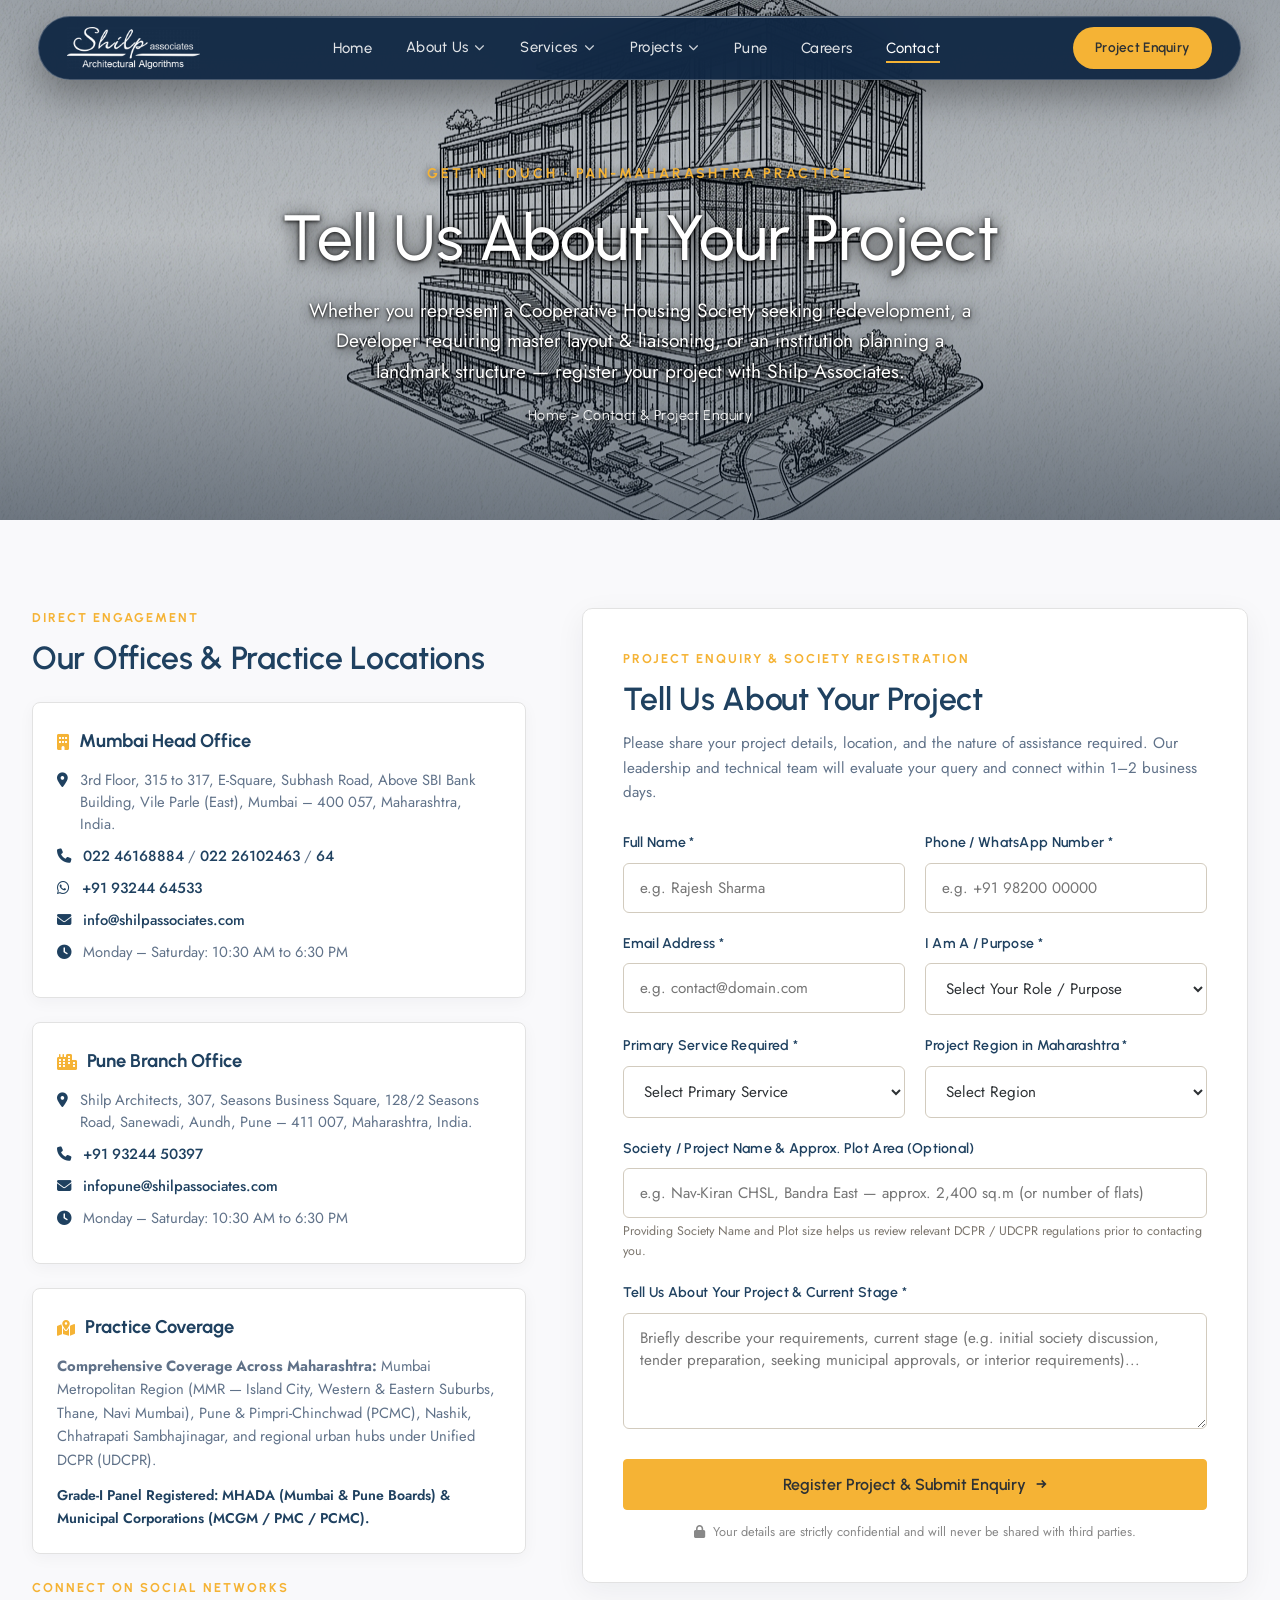
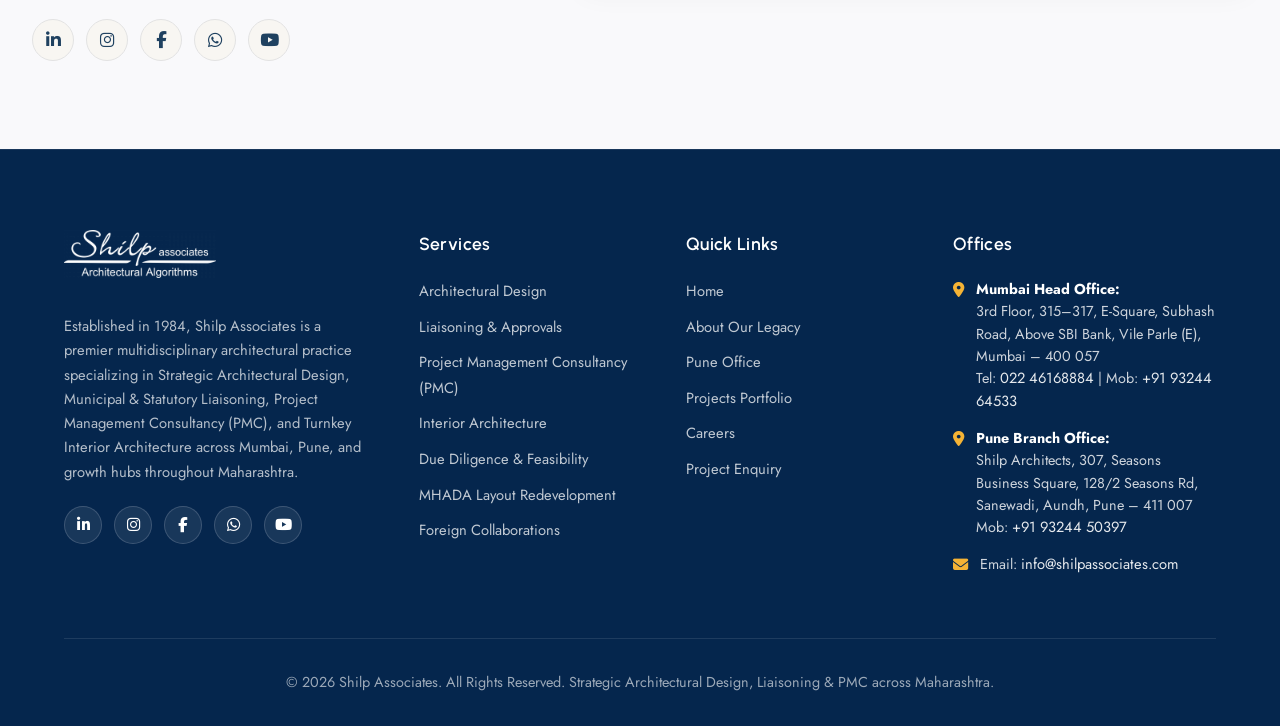
<file: contact.html>
<!doctype html>
<html lang="en-US">
<head>
<meta charset="UTF-8">
<meta name="viewport" content="width=device-width, initial-scale=1, maximum-scale=5, viewport-fit=cover">
<title>Contact & Project Registration | Shilp Associates Mumbai & Pune</title>
<meta name="description" content="Register your redevelopment or architectural project with Shilp Associates. 40+ years of architectural excellence, liaisoning, PMC and interior design across Maharashtra.">
<link rel="preconnect" href="https://fonts.googleapis.com">
<link rel="preconnect" href="https://fonts.gstatic.com" crossorigin>
<link rel="stylesheet" href="https://fonts.googleapis.com/css2?family=Urbanist:ital,wght@0,300;0,400;0,500;0,600;0,700;0,800;1,400;1,600&family=Jost:ital,wght@0,300;0,400;0,500;0,600;0,700;1,400&family=Alex+Brush&family=Cormorant+Garamond:ital,wght@0,400;0,500;0,600;0,700;1,400;1,600&display=swap">
<link rel="stylesheet" href="https://cdnjs.cloudflare.com/ajax/libs/font-awesome/6.4.0/css/all.min.css">
<link rel="stylesheet" href="assets/styles.css">
<style>
  :root{ --page-hero-img: url('assets/hero-bg.png'); }
  .page-hero {
    background: linear-gradient(180deg, rgba(5, 20, 38, 0.40) 0%, rgba(5, 20, 38, 0.28) 45%, rgba(5, 20, 38, 0.58) 100%), url('assets/hero-bg.png') no-repeat center center / cover !important;
  }
  .contact-page-layout {
    display: grid;
    grid-template-columns: 1fr 1.35fr;
    gap: 56px;
    align-items: start;
  }
  @media (max-width: 960px) {
    .contact-page-layout { grid-template-columns: 1fr; gap: 48px; }
  }
  .office-card {
    background: #ffffff;
    border: 1px solid var(--clr-border);
    border-radius: 8px;
    padding: 24px;
    margin-bottom: 24px;
    box-shadow: 0 4px 16px rgba(15, 34, 54, 0.04);
  }
  .office-card h4 {
    font-family: var(--font-heading);
    color: var(--color-navy);
    font-size: 1.15rem;
    margin-bottom: 12px;
    display: flex;
    align-items: center;
    gap: 10px;
  }
  .office-card h4 i { color: var(--color-gold); font-size: 1rem; }
  .office-detail-line {
    display: flex;
    gap: 12px;
    align-items: flex-start;
    margin-bottom: 10px;
    font-size: 0.92rem;
    color: var(--clr-muted);
    line-height: 1.5;
  }
  .office-detail-line i {
    color: var(--color-navy);
    margin-top: 4px;
    font-size: 0.9rem;
    flex-shrink: 0;
  }
  .office-detail-line a {
    color: var(--color-navy);
    text-decoration: none;
    font-weight: 500;
  }
  .office-detail-line a:hover {
    color: var(--color-gold);
    text-decoration: underline;
  }
  .contact-form-card {
    background: #ffffff;
    border: 1px solid var(--clr-border);
    border-radius: 10px;
    padding: 40px;
    box-shadow: 0 8px 30px rgba(15, 34, 54, 0.06);
  }
  @media (max-width: 600px) {
    .contact-form-card { padding: 24px 18px; }
  }
  .social-connect-bar {
    display: flex;
    align-items: center;
    gap: 12px;
    margin-top: 20px;
  }
  .social-connect-btn {
    display: inline-flex;
    align-items: center;
    justify-content: center;
    width: 42px;
    height: 42px;
    border-radius: 50%;
    background: var(--clr-bg-alt);
    border: 1px solid var(--clr-border);
    color: var(--color-navy);
    font-size: 1.05rem;
    text-decoration: none;
    transition: all 0.3s ease;
  }
  .social-connect-btn:hover {
    background: var(--color-navy);
    color: #ffffff;
    transform: translateY(-2px);
    box-shadow: 0 6px 16px rgba(15, 34, 54, 0.15);
  }
</style>
</head>
<body>

<header class="site-header" id="masthead">
  <div class="wrap">
    <a href="index.html" class="site-logo" aria-label="Shilp Associates Home">
      <img src="assets/logo-shilp.png" alt="Shilp Associates">
    </a>
    <nav class="main-nav" aria-label="Main Navigation">
      <ul class="nav-list">
        <li><a href="index.html" class="">Home</a></li>
        <li class="has-dropdown">
          <div class="nav-item-link-wrap">
            <a href="about.html" class="">About Us</a>
            <button class="dropdown-trigger-btn" aria-label="Toggle About Submenu"><i class="fa-solid fa-chevron-down nav-dropdown-icon"></i></button>
          </div>
          <ul class="dropdown-menu">
            <li><a href="about.html#story">Our Story &amp; Leadership</a></li>
            <li><a href="about.html#philosophy">Design Philosophy</a></li>
            <li><a href="about.html#leadership">Leadership Team</a></li>
            <li><a href="about.html#milestones">Legacy Milestones</a></li>
          </ul>
        </li>
        <li class="has-dropdown">
          <div class="nav-item-link-wrap">
            <a href="architectural-design.html" class="">Services</a>
            <button class="dropdown-trigger-btn" aria-label="Toggle Services Submenu"><i class="fa-solid fa-chevron-down nav-dropdown-icon"></i></button>
          </div>
          <ul class="dropdown-menu">
            <li><a href="architectural-design.html">Architectural Design</a></li>
            <li><a href="liaison.html">Liaison Services (Approvals)</a></li>
            <li><a href="pmc.html">Project Management Consultancy (PMC)</a></li>
            <li><a href="interior-design.html">Interior Architecture</a></li>
            <li><a href="liaison.html#due-diligence">Due Diligence &amp; Feasibility</a></li>
          </ul>
        </li>
        <li class="has-dropdown">
          <div class="nav-item-link-wrap">
            <a href="portfolio.html" class="">Projects</a>
            <button class="dropdown-trigger-btn" aria-label="Toggle Projects Submenu"><i class="fa-solid fa-chevron-down nav-dropdown-icon"></i></button>
          </div>
          <ul class="dropdown-menu">
            <li><a href="portfolio.html">All Projects</a></li>
            <li><a href="portfolio.html?filter=architectural">Architectural Projects</a></li>
            <li><a href="portfolio.html?filter=liaison">Liaison Approvals</a></li>
            <li><a href="portfolio.html?filter=interior">Interior Projects</a></li>
            <li><a href="portfolio.html?filter=pmc">Project Management (PMC) Redevelopment</a></li>
            <li><a href="portfolio.html?filter=mhada">MHADA (Housing Authority) Projects</a></li>
          </ul>
        </li>
        <li><a href="pune.html" class="">Pune</a></li>
        <li><a href="careers.html" class="">Careers</a></li>
        <li><a href="contact.html" class="active">Contact</a></li>
      </ul>
    </nav>
    <div class="header-right-actions">
      <a href="contact.html" class="header-cta">Project Enquiry</a>
      <button class="nav-toggle" aria-label="Toggle Navigation"><span></span><span></span><span></span></button>
    </div>
  </div>
</header>

<section class="page-hero">
  <div class="wrap">
    <div class="eyebrow">GET IN TOUCH • PAN-MAHARASHTRA PRACTICE</div>
    <h1>Tell Us About Your Project</h1>
    <p>Whether you represent a Cooperative Housing Society seeking redevelopment, a Developer requiring master layout &amp; liaisoning, or an institution planning a landmark structure — register your project with Shilp Associates.</p>
    <div class="breadcrumb"><a href="index.html">Home</a> &gt; Contact &amp; Project Enquiry</div>
  </div>
</section>

<section class="content-section reveal">
  <div class="wrap contact-page-layout">
    
    <!-- Left Column: Official Contact & Offices -->
    <div>
      <span class="eyebrow-sm">DIRECT ENGAGEMENT</span>
      <h2 class="h2 h2--sub" style="margin-bottom: 24px;">Our Offices &amp; Practice Locations</h2>
      
      <!-- Mumbai Head Office -->
      <div class="office-card">
        <h4><i class="fa-solid fa-building"></i> Mumbai Head Office</h4>
        <div class="office-detail-line">
          <i class="fa-solid fa-location-dot"></i>
          <span>3rd Floor, 315 to 317, E-Square, Subhash Road, Above SBI Bank Building, Vile Parle (East), Mumbai – 400 057, Maharashtra, India.</span>
        </div>
        <div class="office-detail-line">
          <i class="fa-solid fa-phone"></i>
          <span><a href="tel:02246168884">022 46168884</a> / <a href="tel:02226102463">022 26102463</a> / <a href="tel:02226102464">64</a></span>
        </div>
        <div class="office-detail-line">
          <i class="fa-brands fa-whatsapp"></i>
          <span><a href="https://wa.me/919324464533" target="_blank" rel="noopener">+91 93244 64533</a></span>
        </div>
        <div class="office-detail-line">
          <i class="fa-solid fa-envelope"></i>
          <span><a href="mailto:info@shilpassociates.com">info@shilpassociates.com</a></span>
        </div>
        <div class="office-detail-line">
          <i class="fa-solid fa-clock"></i>
          <span>Monday – Saturday: 10:30 AM to 6:30 PM</span>
        </div>
      </div>

      <!-- Pune Branch Office -->
      <div class="office-card">
        <h4><i class="fa-solid fa-city"></i> Pune Branch Office</h4>
        <div class="office-detail-line">
          <i class="fa-solid fa-location-dot"></i>
          <span>Shilp Architects, 307, Seasons Business Square, 128/2 Seasons Road, Sanewadi, Aundh, Pune – 411 007, Maharashtra, India.</span>
        </div>
        <div class="office-detail-line">
          <i class="fa-solid fa-phone"></i>
          <span><a href="tel:+919324450397">+91 93244 50397</a></span>
        </div>
        <div class="office-detail-line">
          <i class="fa-solid fa-envelope"></i>
          <span><a href="mailto:infopune@shilpassociates.com">infopune@shilpassociates.com</a></span>
        </div>
        <div class="office-detail-line">
          <i class="fa-solid fa-clock"></i>
          <span>Monday – Saturday: 10:30 AM to 6:30 PM</span>
        </div>
      </div>

      <!-- Service Coverage -->
      <div class="office-card">
        <h4><i class="fa-solid fa-map-location-dot"></i> Practice Coverage</h4>
        <p style="font-size: 0.92rem; color: var(--clr-muted); line-height: 1.6; margin-bottom: 12px;">
          <strong>Comprehensive Coverage Across Maharashtra:</strong> Mumbai Metropolitan Region (MMR — Island City, Western &amp; Eastern Suburbs, Thane, Navi Mumbai), Pune &amp; Pimpri-Chinchwad (PCMC), Nashik, Chhatrapati Sambhajinagar, and regional urban hubs under Unified DCPR (UDCPR).
        </p>
        <p style="font-size: 0.88rem; color: var(--color-navy); font-weight: 600;">
          Grade-I Panel Registered: MHADA (Mumbai &amp; Pune Boards) &amp; Municipal Corporations (MCGM / PMC / PCMC).
        </p>
      </div>

      <!-- Official Social Links -->
      <div style="margin-top: 24px;">
        <span class="eyebrow-sm" style="margin-bottom: 8px;">CONNECT ON SOCIAL NETWORKS</span>
        <div class="social-connect-bar">
          <a href="https://www.linkedin.com/company/shilp-associates-mumbai/" target="_blank" rel="noopener" class="social-connect-btn" aria-label="LinkedIn"><i class="fa-brands fa-linkedin-in"></i></a>
          <a href="https://www.instagram.com/shilp_associates_architects/" target="_blank" rel="noopener" class="social-connect-btn" aria-label="Instagram"><i class="fa-brands fa-instagram"></i></a>
          <a href="https://www.facebook.com/shilpassociates/" target="_blank" rel="noopener" class="social-connect-btn" aria-label="Facebook"><i class="fa-brands fa-facebook-f"></i></a>
          <a href="https://wa.me/919324464533" target="_blank" rel="noopener" class="social-connect-btn" aria-label="WhatsApp"><i class="fa-brands fa-whatsapp"></i></a>
          <a href="https://www.youtube.com/@shilpassociates" target="_blank" rel="noopener" class="social-connect-btn" aria-label="YouTube"><i class="fa-brands fa-youtube"></i></a>
        </div>
      </div>

    </div>

    <!-- Right Column: Project Enquiry & Registration Form -->
    <div class="contact-form-card">
      <span class="eyebrow-sm">PROJECT ENQUIRY &amp; SOCIETY REGISTRATION</span>
      <h2 class="h2 h2--sub" style="margin-bottom: 12px;">Tell Us About Your Project</h2>
      <p style="color: var(--clr-muted); font-size: 0.95rem; line-height: 1.6; margin-bottom: 28px;">
        Please share your project details, location, and the nature of assistance required. Our leadership and technical team will evaluate your query and connect within 1–2 business days.
      </p>

      <form class="contact-form-grid" onsubmit="event.preventDefault(); alert('Thank you for registering your project enquiry with Shilp Associates. Our team will review the details and reach out within 1 business day.');">
        
        <div class="form-group">
          <label for="fullName">Full Name *</label>
          <input type="text" id="fullName" name="fullName" placeholder="e.g. Rajesh Sharma" required>
        </div>

        <div class="form-group">
          <label for="contactNumber">Phone / WhatsApp Number *</label>
          <input type="tel" id="contactNumber" name="contactNumber" placeholder="e.g. +91 98200 00000" required>
        </div>

        <div class="form-group">
          <label for="emailAddress">Email Address *</label>
          <input type="email" id="emailAddress" name="emailAddress" placeholder="e.g. contact@domain.com" required>
        </div>

        <div class="form-group">
          <label for="visitorRole">I Am A / Purpose *</label>
          <select id="visitorRole" name="visitorRole" required>
            <option value="" disabled selected>Select Your Role / Purpose</option>
            <option value="committee">Housing Society Managing Committee Member</option>
            <option value="resident">Society Member / Resident</option>
            <option value="developer">Real Estate Developer / Builder</option>
            <option value="landowner">Landowner / Property Owner</option>
            <option value="corporate">Corporate / Commercial Entity</option>
            <option value="individual">Individual Homeowner (Interior / Architecture)</option>
          </select>
        </div>

        <div class="form-group">
          <label for="serviceRequired">Primary Service Required *</label>
          <select id="serviceRequired" name="serviceRequired" required>
            <option value="" disabled selected>Select Primary Service</option>
            <option value="redevelopment">Society Redevelopment (Self / Developer)</option>
            <option value="pmc">Project Management Consultancy (PMC Concept to Handover)</option>
            <option value="architecture">Architectural Planning &amp; Master Layout</option>
            <option value="liaison">Municipal &amp; Statutory Liaisoning (BMC/PMC/MHADA)</option>
            <option value="interior">Turnkey Interior Architecture &amp; Fit-Outs</option>
            <option value="feasibility">Feasibility Study, Valuation &amp; FSI Report</option>
          </select>
        </div>

        <div class="form-group">
          <label for="projectLocation">Project Region in Maharashtra *</label>
          <select id="projectLocation" name="projectLocation" required>
            <option value="" disabled selected>Select Region</option>
            <option value="mumbai-western">Mumbai — Western Suburbs</option>
            <option value="mumbai-eastern">Mumbai — Eastern Suburbs</option>
            <option value="mumbai-city">Mumbai — Island City / South Mumbai</option>
            <option value="thane-navimumbai">Thane &amp; Navi Mumbai (MMR)</option>
            <option value="pune-pcmc">Pune City &amp; Pimpri-Chinchwad (PCMC)</option>
            <option value="other-maharashtra">Other Cities Across Maharashtra</option>
          </select>
        </div>

        <div class="form-group contact-form-full">
          <label for="societyName">Society / Project Name &amp; Approx. Plot Area (Optional)</label>
          <input type="text" id="societyName" name="societyName" placeholder="e.g. Nav-Kiran CHSL, Bandra East — approx. 2,400 sq.m (or number of flats)">
          <span class="form-help-text">Providing Society Name and Plot size helps us review relevant DCPR / UDCPR regulations prior to contacting you.</span>
        </div>

        <div class="form-group contact-form-full">
          <label for="projectOverview">Tell Us About Your Project &amp; Current Stage *</label>
          <textarea id="projectOverview" name="projectOverview" rows="4" placeholder="Briefly describe your requirements, current stage (e.g. initial society discussion, tender preparation, seeking municipal approvals, or interior requirements)..." required></textarea>
        </div>

        <div class="contact-form-full" style="margin-top: 10px;">
          <button type="submit" class="btn btn-primary" style="width: 100%; justify-content: center; padding: 15px 32px; font-size: 1rem;">
            Register Project &amp; Submit Enquiry <span class="btn-arrow">→</span>
          </button>
          <p style="font-size: 0.8rem; color: #888; text-align: center; margin-top: 12px;">
            <i class="fa-solid fa-lock" style="margin-right: 4px;"></i> Your details are strictly confidential and will never be shared with third parties.
          </p>
        </div>

      </form>
    </div>

  </div>
</section>

<!-- ============================== FOOTER (DAISARIA AESTHETIC GRID) ============================== -->
<footer class="site-footer">
  <div class="wrap footer-content-wrap">
    <div class="footer-top-grid">
      <!-- Col 1: Brand -->
      <div class="footer-col-brand">
        <div class="footer-logo"><a href="index.html"><img src="assets/logo-shilp.png" alt="Shilp Associates"></a></div>
        <p class="footer-brand-desc">
          Established in 1984, Shilp Associates is a premier multidisciplinary architectural practice specializing in Strategic Architectural Design, Municipal &amp; Statutory Liaisoning, Project Management Consultancy (PMC), and Turnkey Interior Architecture across Mumbai, Pune, and growth hubs throughout Maharashtra.
        </p>
        <div class="footer-social-row">
          <a href="https://www.linkedin.com/company/shilp-associates-mumbai/" target="_blank" rel="noopener" class="footer-social-link" aria-label="LinkedIn"><i class="fa-brands fa-linkedin-in"></i></a>
          <a href="https://www.instagram.com/shilp_associates_architects/" target="_blank" rel="noopener" class="footer-social-link" aria-label="Instagram"><i class="fa-brands fa-instagram"></i></a>
          <a href="https://www.facebook.com/shilpassociates/" target="_blank" rel="noopener" class="footer-social-link" aria-label="Facebook"><i class="fa-brands fa-facebook-f"></i></a>
          <a href="https://wa.me/919324464533" target="_blank" rel="noopener" class="footer-social-link" aria-label="WhatsApp"><i class="fa-brands fa-whatsapp"></i></a>
          <a href="https://www.youtube.com/@shilpassociates" target="_blank" rel="noopener" class="footer-social-link" aria-label="YouTube"><i class="fa-brands fa-youtube"></i></a>
        </div>
      </div>
      <!-- Col 2: Services -->
      <div class="footer-col-links">
        <h4 class="footer-col-title">Services</h4>
        <ul>
          <li><a href="architectural-design.html">Architectural Design</a></li>
          <li><a href="liaison.html">Liaisoning &amp; Approvals</a></li>
          <li><a href="pmc.html">Project Management Consultancy (PMC)</a></li>
          <li><a href="interior-design.html">Interior Architecture</a></li>
          <li><a href="liaison.html#due-diligence">Due Diligence &amp; Feasibility</a></li>
          <li><a href="portfolio.html?filter=mhada">MHADA Layout Redevelopment</a></li>
          <li><a href="index.html#foreign-collaborations">Foreign Collaborations</a></li>
        </ul>
      </div>
      <!-- Col 3: Quick Links -->
      <div class="footer-col-links">
        <h4 class="footer-col-title">Quick Links</h4>
        <ul>
          <li><a href="index.html">Home</a></li>
          <li><a href="about.html">About Our Legacy</a></li>
          <li><a href="pune.html">Pune Office</a></li>
          <li><a href="portfolio.html">Projects Portfolio</a></li>
          <li><a href="careers.html">Careers</a></li>
          <li><a href="contact.html">Project Enquiry</a></li>
        </ul>
      </div>
      <!-- Col 4: Contact Offices -->
      <div class="footer-col-links">
        <h4 class="footer-col-title">Offices</h4>
        <div class="footer-contact-item">
          <i class="fa-solid fa-location-dot"></i>
          <div>
            <strong style="color:#fff;">Mumbai Head Office:</strong><br>
            3rd Floor, 315–317, E-Square, Subhash Road, Above SBI Bank, Vile Parle (E), Mumbai – 400 057<br>
            Tel: <a href="tel:02246168884">022 46168884</a> | Mob: <a href="tel:+919324464533">+91 93244 64533</a>
          </div>
        </div>
        <div class="footer-contact-item">
          <i class="fa-solid fa-location-dot"></i>
          <div>
            <strong style="color:#fff;">Pune Branch Office:</strong><br>
            Shilp Architects, 307, Seasons Business Square, 128/2 Seasons Rd, Sanewadi, Aundh, Pune – 411 007<br>
            Mob: <a href="tel:+919324450397">+91 93244 50397</a>
          </div>
        </div>
        <div class="footer-contact-item">
          <i class="fa-solid fa-envelope"></i>
          <div>
            Email: <a href="mailto:info@shilpassociates.com">info@shilpassociates.com</a>
          </div>
        </div>
      </div>
    </div>
    <div class="footer-bottom">
      <p>© 2026 Shilp Associates. All Rights Reserved. Strategic Architectural Design, Liaisoning &amp; PMC across Maharashtra.</p>
    </div>
  </div>
</footer>

<script src="assets/main.js"></script>
</body>
</html>
</file>
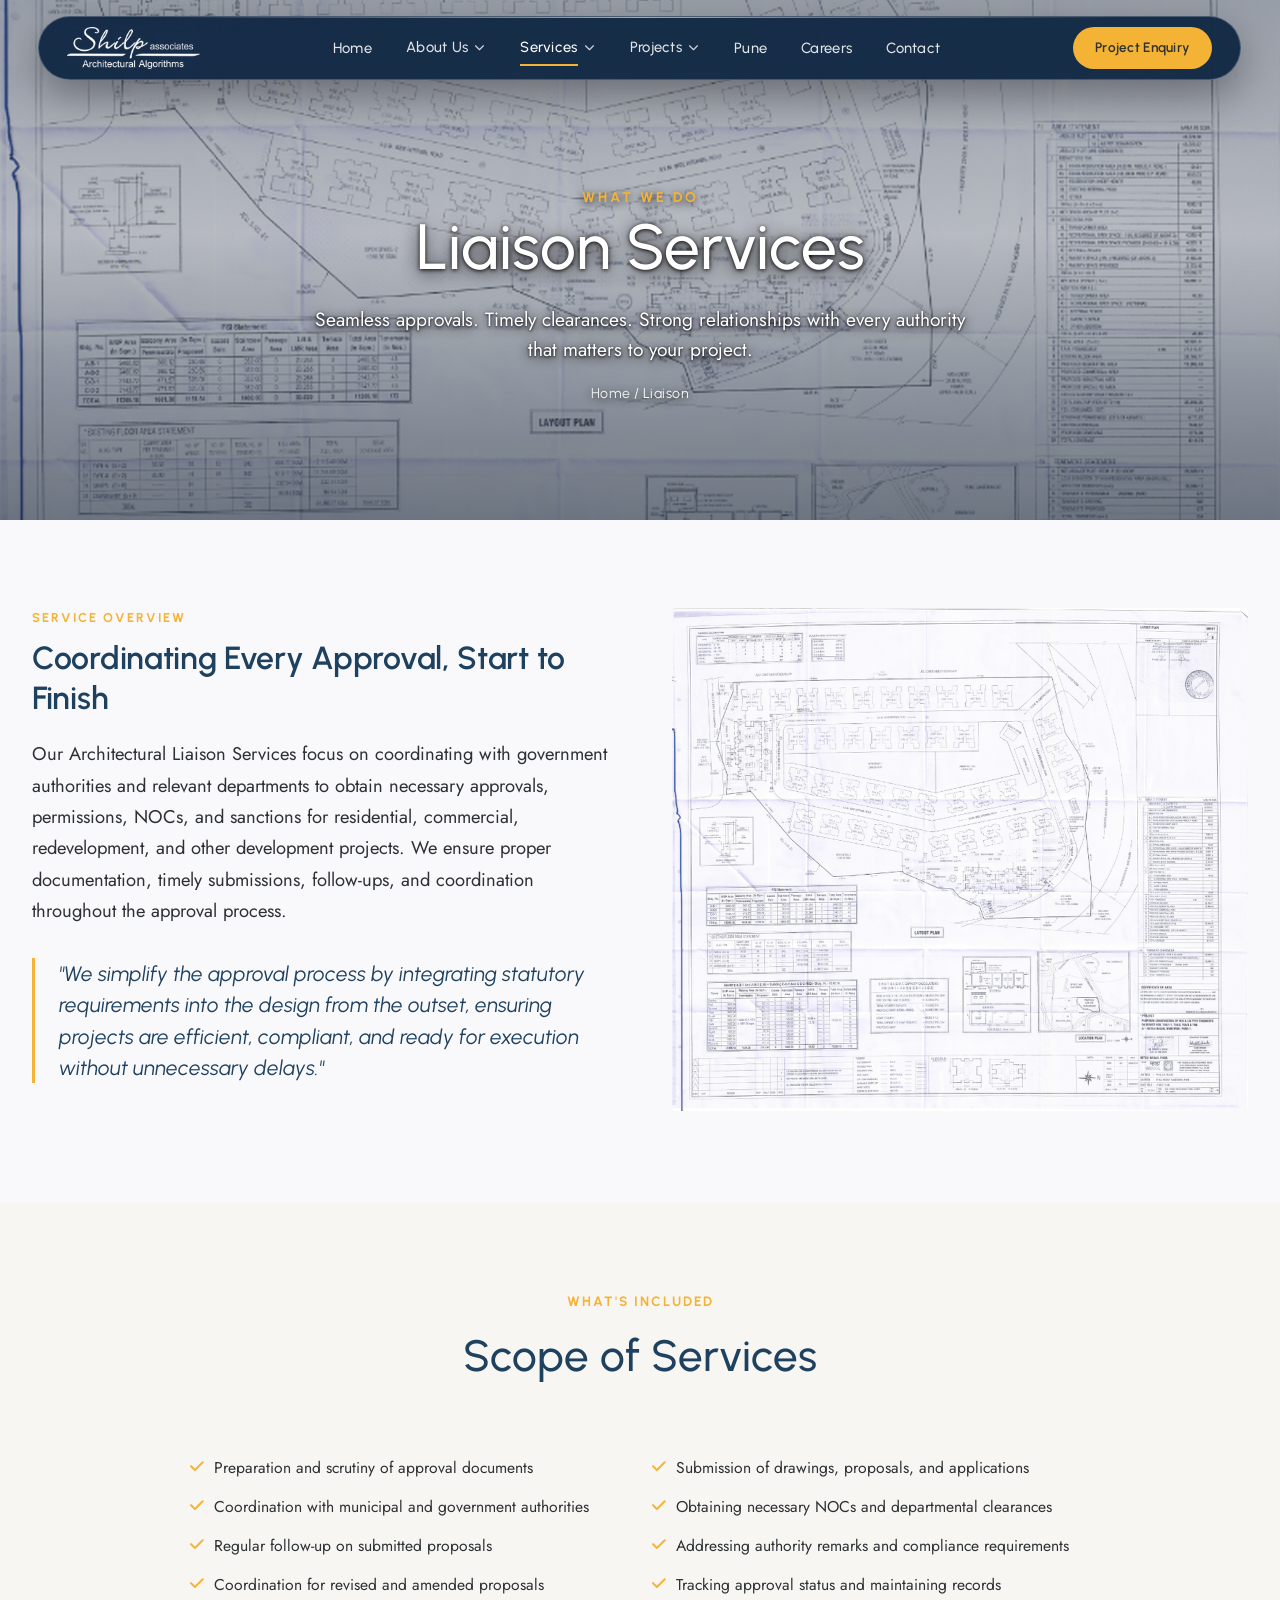
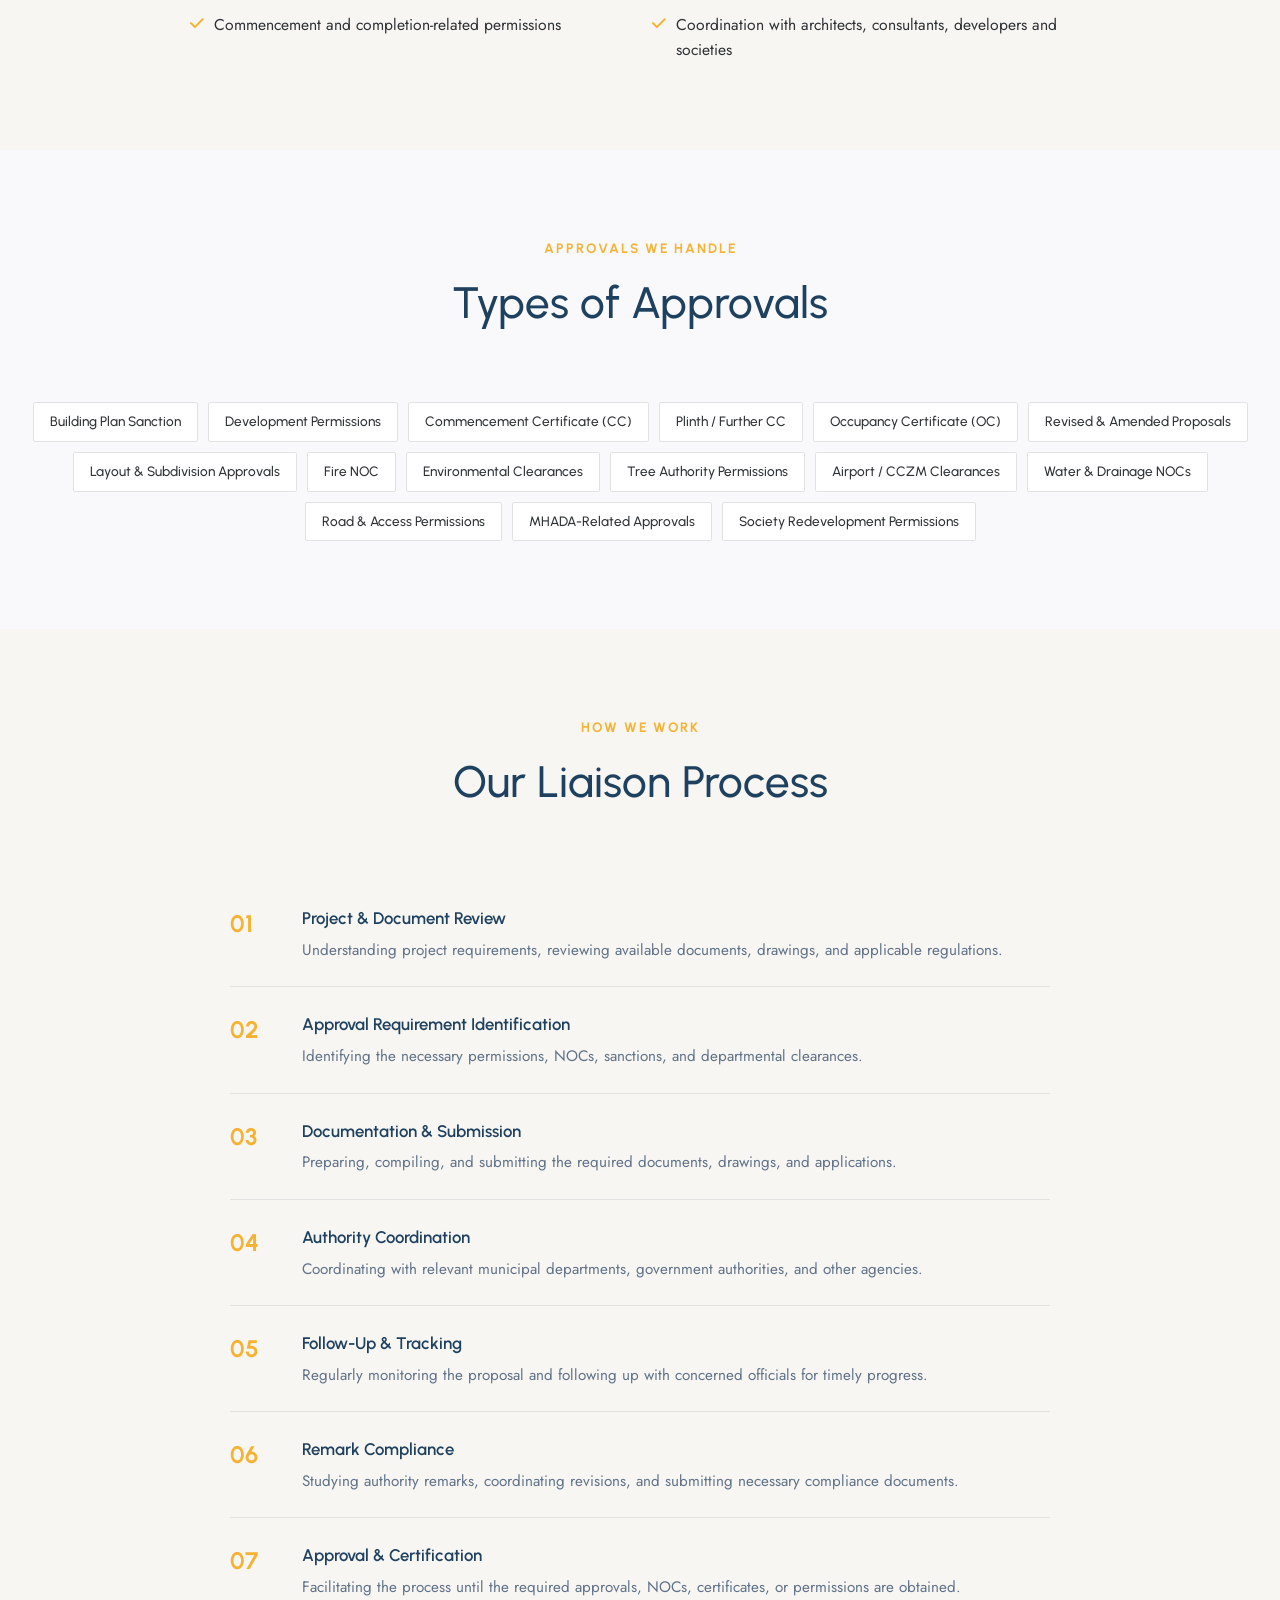
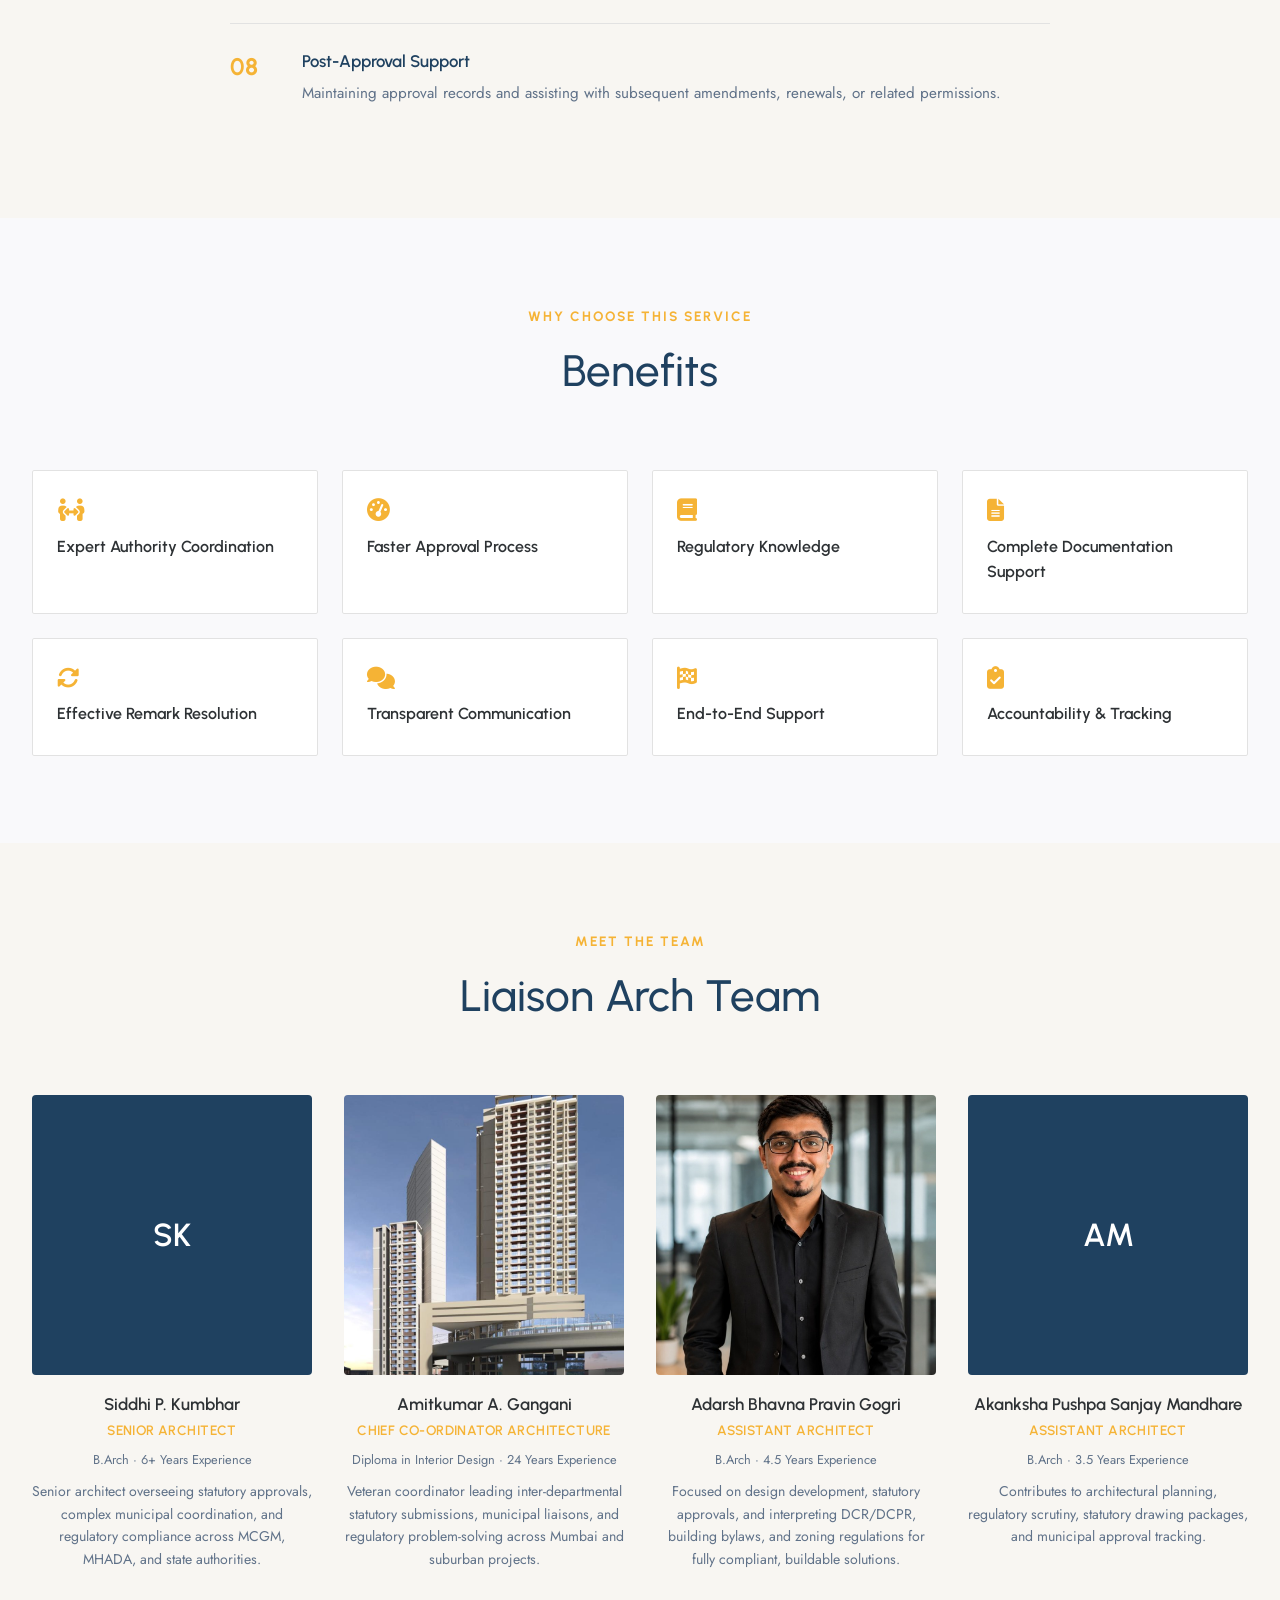
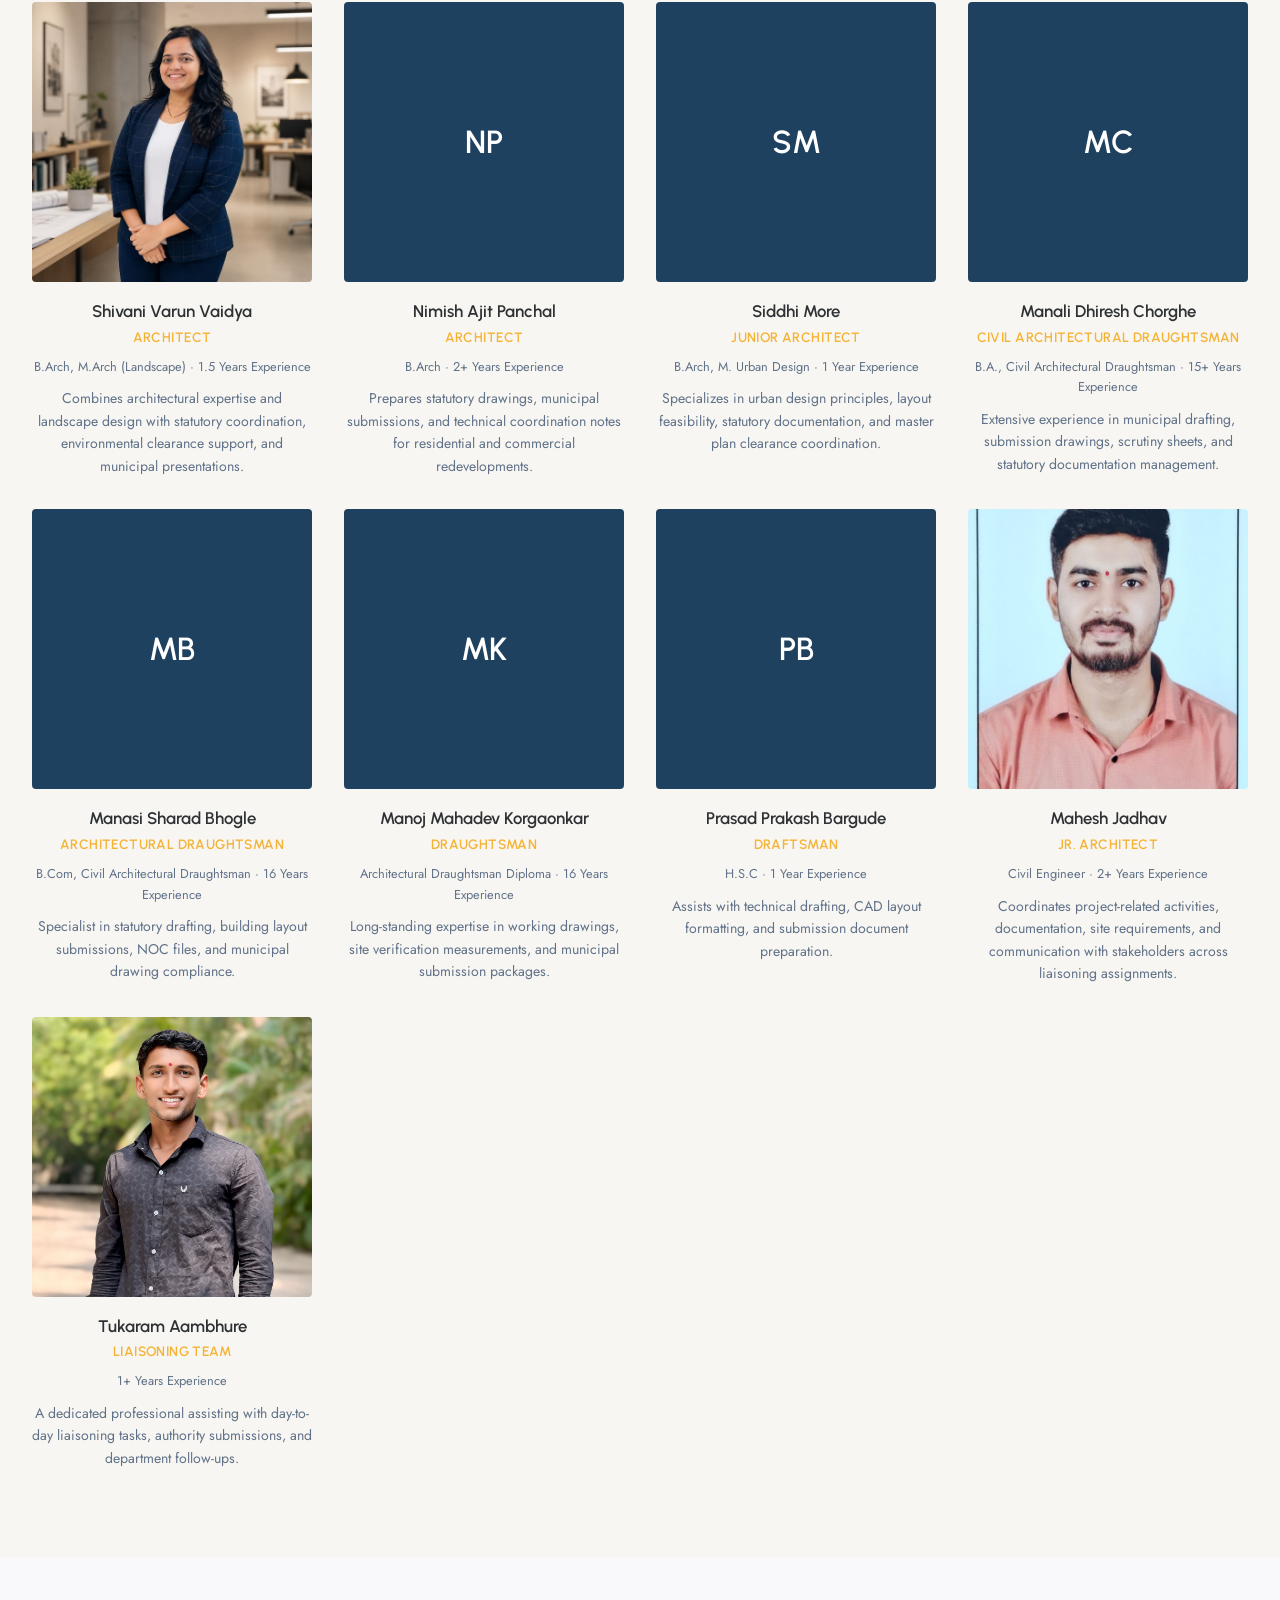
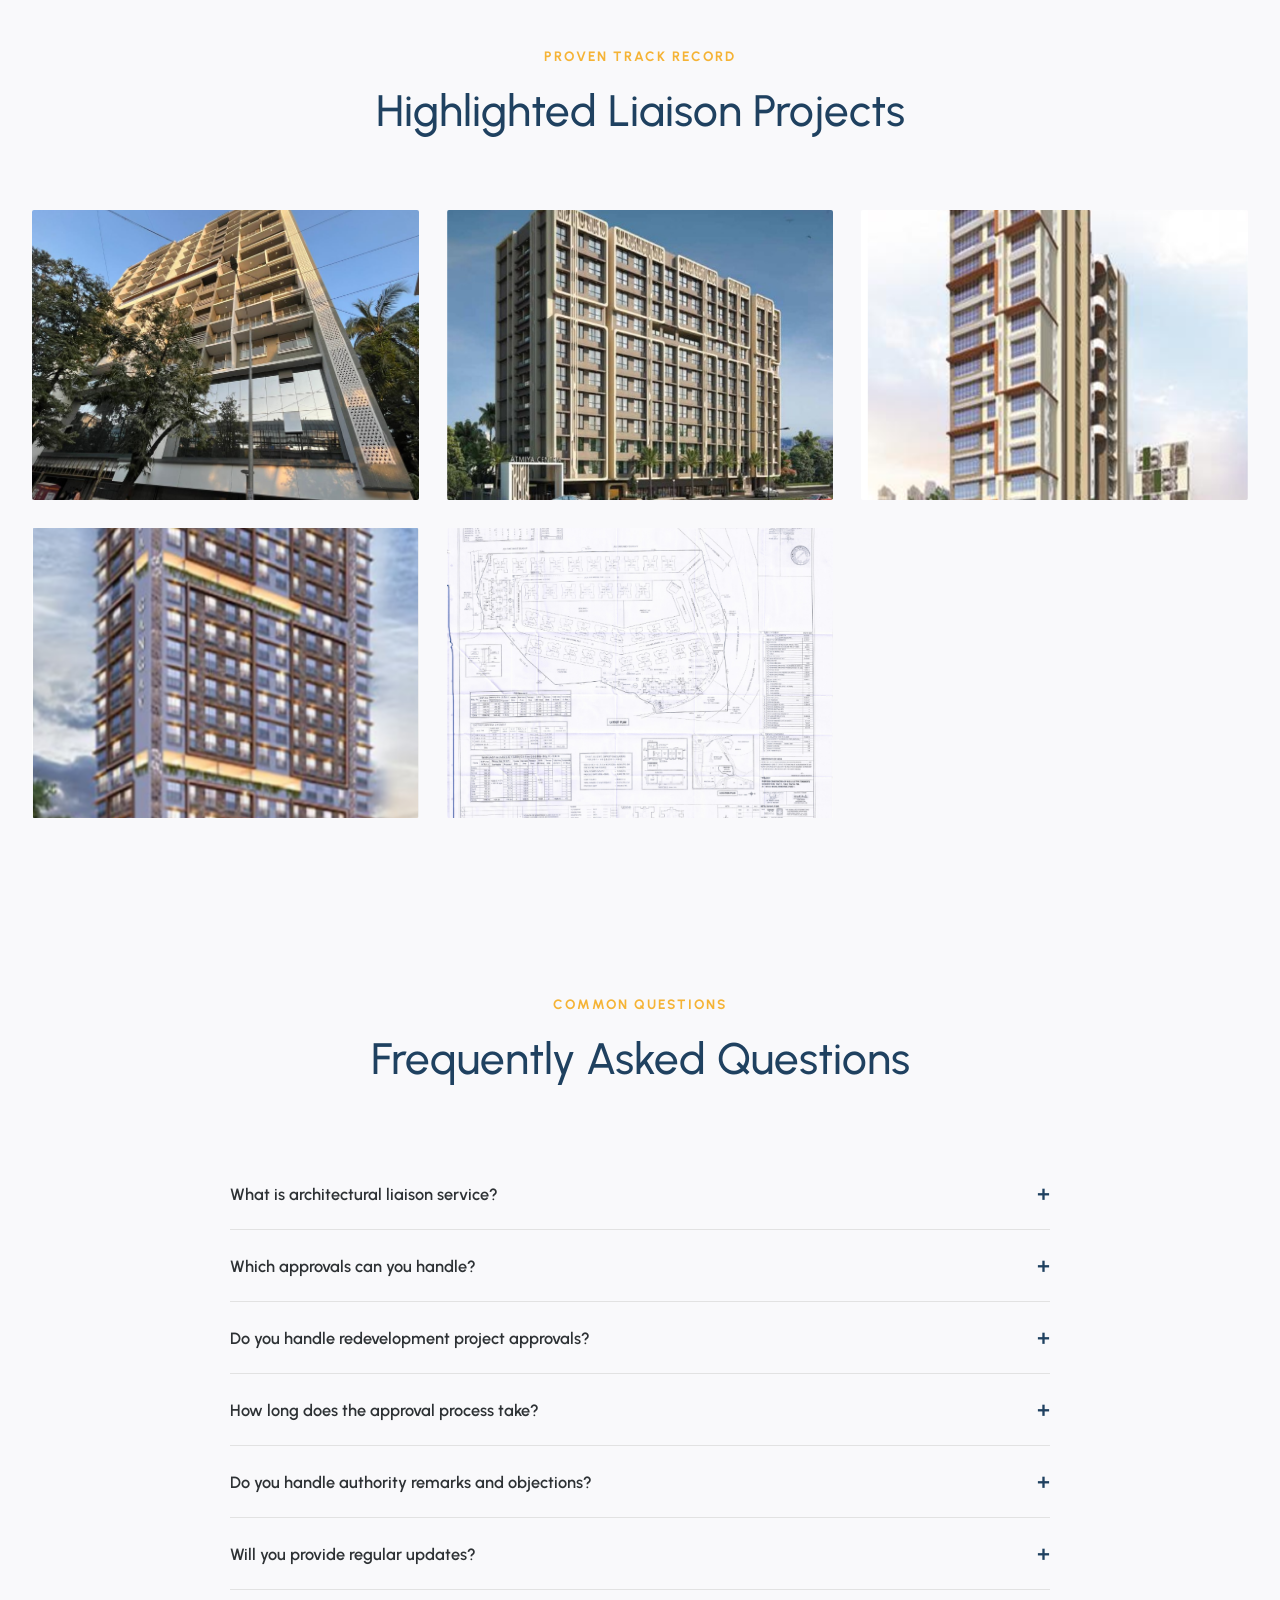
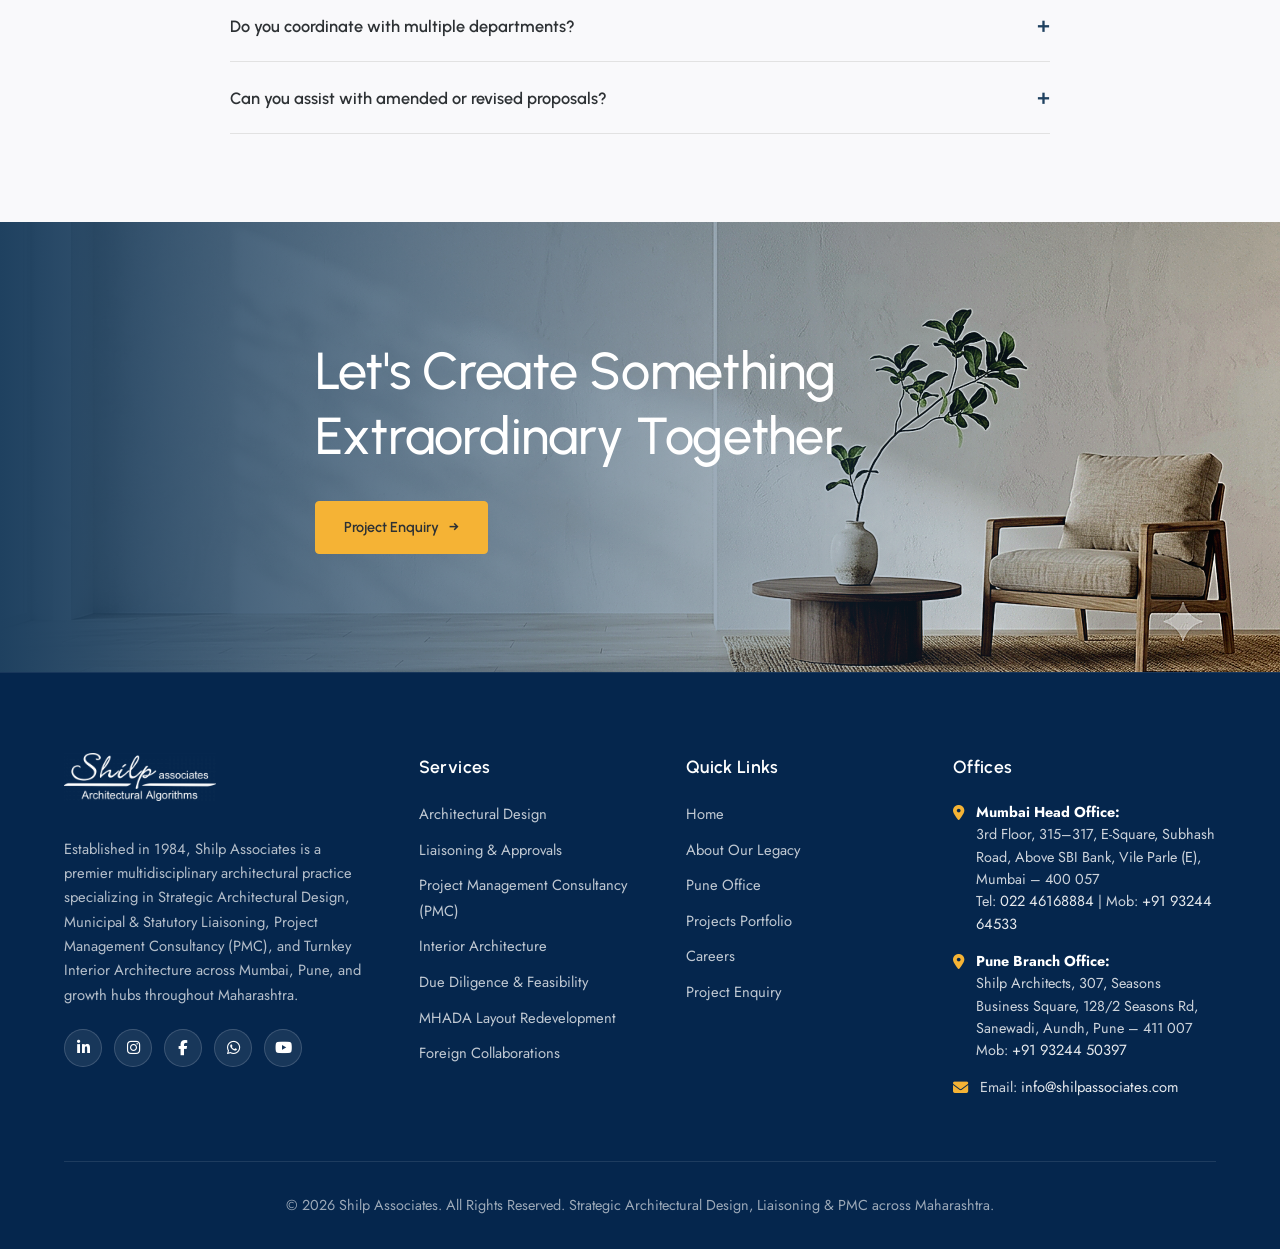
<file: liaison.html>
<!doctype html>
<html lang="en-US">
<head>
<meta charset="UTF-8">
<meta name="viewport" content="width=device-width, initial-scale=1, maximum-scale=5, viewport-fit=cover">
<title>Liaison Services | Shilp Associates</title>
<meta name="description" content="Architectural liaison services — statutory approvals, NOCs and authority coordination for residential, commercial and redevelopment projects in Mumbai & Pune.">
<link rel="preconnect" href="https://fonts.googleapis.com">
<link rel="stylesheet" href="https://fonts.googleapis.com/css2?family=Montserrat:wght@400;500;600;700&family=Roboto:wght@300;400;500;600;700&display=swap">
<link rel="stylesheet" href="https://cdnjs.cloudflare.com/ajax/libs/font-awesome/6.4.0/css/all.min.css">
<link rel="stylesheet" href="assets/styles.css">
<style>
  :root{ --page-hero-img: url('assets/expertise-liaison.jpg'); }
  .page-hero {
    background: linear-gradient(180deg, rgba(5, 20, 38, 0.40) 0%, rgba(5, 20, 38, 0.28) 45%, rgba(5, 20, 38, 0.58) 100%), url('assets/expertise-liaison.jpg') no-repeat center center / cover !important;
  }
</style>
</head>
<body>

<header class="site-header" id="masthead">
  <div class="wrap">
    <a href="index.html" class="site-logo" aria-label="Shilp Associates Home">
      <img src="assets/logo-shilp.png" alt="Shilp Associates">
    </a>
    <nav class="main-nav" aria-label="Main Navigation">
      <ul class="nav-list">
        <li><a href="index.html" class="">Home</a></li>
        <li class="has-dropdown">
          <div class="nav-item-link-wrap">
            <a href="about.html" class="">About Us</a>
            <button class="dropdown-trigger-btn" aria-label="Toggle About Submenu"><i class="fa-solid fa-chevron-down nav-dropdown-icon"></i></button>
          </div>
          <ul class="dropdown-menu">
            <li><a href="about.html">Our 40+ Yr Legacy</a></li>
            <li><a href="about.html#team">Leadership &amp; Team</a></li>
            <li><a href="pune.html">Pune Regional Office</a></li>
          </ul>
        </li>
        <li class="has-dropdown">
          <div class="nav-item-link-wrap">
            <a href="architectural-design.html" class="active">Services</a>
            <button class="dropdown-trigger-btn" aria-label="Toggle Services Submenu"><i class="fa-solid fa-chevron-down nav-dropdown-icon"></i></button>
          </div>
          <ul class="dropdown-menu">
            <li><a href="architectural-design.html">Architectural Design</a></li>
            <li><a href="liaison.html">Liaison Services</a></li>
            <li><a href="pmc.html">Project Management Consultancy (PMC)</a></li>
            <li><a href="interior-design.html">Interior Design</a></li>
          </ul>
        </li>
        <li class="has-dropdown">
          <div class="nav-item-link-wrap">
            <a href="portfolio.html" class="">Projects</a>
            <button class="dropdown-trigger-btn" aria-label="Toggle Projects Submenu"><i class="fa-solid fa-chevron-down nav-dropdown-icon"></i></button>
          </div>
          <ul class="dropdown-menu">
            <li><a href="portfolio.html">All Projects</a></li>
            <li><a href="portfolio.html?filter=architectural">Architectural Projects</a></li>
            <li><a href="portfolio.html?filter=liaison">Liaison Approvals</a></li>
            <li><a href="portfolio.html?filter=interior">Interior Projects</a></li>
            <li><a href="portfolio.html?filter=pmc">Project Management (PMC) Redevelopment</a></li>
            <li><a href="portfolio.html?filter=mhada">MHADA (Housing Authority) Projects</a></li>
          </ul>
        </li>
        <li><a href="pune.html" class="">Pune</a></li>
        <li><a href="careers.html" class="">Careers</a></li>
        <li><a href="contact.html" class="">Contact</a></li>
      </ul>
    </nav>
    <div class="header-right-actions">
      <a href="contact.html" class="header-cta">Project Enquiry</a>
      <button class="nav-toggle" aria-label="Toggle Navigation"><span></span><span></span><span></span></button>
    </div>
  </div>
</header>

<section class="page-hero">
  <div>
    <span class="eyebrow">What We Do</span>
    <h1>Liaison Services</h1>
    <p>Seamless approvals. Timely clearances. Strong relationships with every authority that matters to your project.</p>
    <div class="breadcrumb"><a href="index.html">Home</a> / Liaison</div>
  </div>
</section>

<!-- PHILOSOPHY -->
<section class="content-section reveal">
  <div class="wrap content-grid">
    <div>
      <span class="eyebrow-sm">Service Overview</span>
      <h2 class="h2 h2--sub">Coordinating Every Approval, Start to Finish</h2>
      <p class="lead-text">Our Architectural Liaison Services focus on coordinating with government authorities and relevant departments to obtain necessary approvals, permissions, NOCs, and sanctions for residential, commercial, redevelopment, and other development projects. We ensure proper documentation, timely submissions, follow-ups, and coordination throughout the approval process.</p>
      <p class="pull-quote">"We simplify the approval process by integrating statutory requirements into the design from the outset, ensuring projects are efficient, compliant, and ready for execution without unnecessary delays."</p>
    </div>
    <div>
      <img src="assets/expertise-liaison.jpg" alt="Liaison Services" style="border-radius:4px; width:100%;">
    </div>
  </div>
</section>

<!-- SCOPE OF SERVICES -->
<section class="content-section alt reveal" id="approvals">
  <div class="wrap">
    <header class="section-header">
      <span class="section-subtitle">What's Included</span>
      <h2 class="section-title">Scope of Services</h2>
    </header>
    <ul class="check-list" style="max-width:900px; margin:0 auto;">
      <li><i class="fa-solid fa-check"></i>Preparation and scrutiny of approval documents</li>
      <li><i class="fa-solid fa-check"></i>Submission of drawings, proposals, and applications</li>
      <li><i class="fa-solid fa-check"></i>Coordination with municipal and government authorities</li>
      <li><i class="fa-solid fa-check"></i>Obtaining necessary NOCs and departmental clearances</li>
      <li><i class="fa-solid fa-check"></i>Regular follow-up on submitted proposals</li>
      <li><i class="fa-solid fa-check"></i>Addressing authority remarks and compliance requirements</li>
      <li><i class="fa-solid fa-check"></i>Coordination for revised and amended proposals</li>
      <li><i class="fa-solid fa-check"></i>Tracking approval status and maintaining records</li>
      <li><i class="fa-solid fa-check"></i>Commencement and completion-related permissions</li>
      <li><i class="fa-solid fa-check"></i>Coordination with architects, consultants, developers and societies</li>
    </ul>
  </div>
</section>

<!-- APPROVALS HANDLED -->
<section class="content-section reveal">
  <div class="wrap">
    <header class="section-header">
      <span class="section-subtitle">Approvals We Handle</span>
      <h2 class="section-title">Types of Approvals</h2>
    </header>
    <div class="tag-list" style="justify-content:center;">
      <span>Building Plan Sanction</span>
      <span>Development Permissions</span>
      <span>Commencement Certificate (CC)</span>
      <span>Plinth / Further CC</span>
      <span>Occupancy Certificate (OC)</span>
      <span>Revised &amp; Amended Proposals</span>
      <span>Layout &amp; Subdivision Approvals</span>
      <span>Fire NOC</span>
      <span>Environmental Clearances</span>
      <span>Tree Authority Permissions</span>
      <span>Airport / CCZM Clearances</span>
      <span>Water &amp; Drainage NOCs</span>
      <span>Road &amp; Access Permissions</span>
      <span>MHADA-Related Approvals</span>
      <span>Society Redevelopment Permissions</span>
    </div>
  </div>
</section>

<!-- PROCESS -->
<section class="content-section alt reveal">
  <div class="wrap">
    <header class="section-header">
      <span class="section-subtitle">How We Work</span>
      <h2 class="section-title">Our Liaison Process</h2>
    </header>
    <div class="process-steps" style="max-width:820px; margin:0 auto;">
      <div class="process-step"><div class="step-num"></div><div class="step-body"><h4>Project &amp; Document Review</h4><p>Understanding project requirements, reviewing available documents, drawings, and applicable regulations.</p></div></div>
      <div class="process-step"><div class="step-num"></div><div class="step-body"><h4>Approval Requirement Identification</h4><p>Identifying the necessary permissions, NOCs, sanctions, and departmental clearances.</p></div></div>
      <div class="process-step"><div class="step-num"></div><div class="step-body"><h4>Documentation &amp; Submission</h4><p>Preparing, compiling, and submitting the required documents, drawings, and applications.</p></div></div>
      <div class="process-step"><div class="step-num"></div><div class="step-body"><h4>Authority Coordination</h4><p>Coordinating with relevant municipal departments, government authorities, and other agencies.</p></div></div>
      <div class="process-step"><div class="step-num"></div><div class="step-body"><h4>Follow-Up &amp; Tracking</h4><p>Regularly monitoring the proposal and following up with concerned officials for timely progress.</p></div></div>
      <div class="process-step"><div class="step-num"></div><div class="step-body"><h4>Remark Compliance</h4><p>Studying authority remarks, coordinating revisions, and submitting necessary compliance documents.</p></div></div>
      <div class="process-step"><div class="step-num"></div><div class="step-body"><h4>Approval &amp; Certification</h4><p>Facilitating the process until the required approvals, NOCs, certificates, or permissions are obtained.</p></div></div>
      <div class="process-step"><div class="step-num"></div><div class="step-body"><h4>Post-Approval Support</h4><p>Maintaining approval records and assisting with subsequent amendments, renewals, or related permissions.</p></div></div>
    </div>
  </div>
</section>

<!-- BENEFITS -->
<section class="content-section reveal">
  <div class="wrap">
    <header class="section-header">
      <span class="section-subtitle">Why Choose This Service</span>
      <h2 class="section-title">Benefits</h2>
    </header>
    <div class="why-grid">
      <div class="why-item"><i class="fa-solid fa-people-arrows"></i><h4>Expert Authority Coordination</h4></div>
      <div class="why-item"><i class="fa-solid fa-gauge-high"></i><h4>Faster Approval Process</h4></div>
      <div class="why-item"><i class="fa-solid fa-book"></i><h4>Regulatory Knowledge</h4></div>
      <div class="why-item"><i class="fa-solid fa-file-lines"></i><h4>Complete Documentation Support</h4></div>
      <div class="why-item"><i class="fa-solid fa-rotate"></i><h4>Effective Remark Resolution</h4></div>
      <div class="why-item"><i class="fa-solid fa-comments"></i><h4>Transparent Communication</h4></div>
      <div class="why-item"><i class="fa-solid fa-flag-checkered"></i><h4>End-to-End Support</h4></div>
      <div class="why-item"><i class="fa-solid fa-clipboard-check"></i><h4>Accountability &amp; Tracking</h4></div>
    </div>
  </div>
</section>

<!-- TEAM -->
<section class="content-section alt reveal">
  <div class="wrap">
    <header class="section-header">
      <span class="section-subtitle">Meet the Team</span>
      <h2 class="section-title">Liaison Arch Team</h2>
    </header>
    <div class="team-grid">
      <div class="team-card">
        <div class="team-photo placeholder"><span>SK</span></div>
        <div class="team-name">Siddhi P. Kumbhar</div>
        <div class="team-role">Senior Architect</div>
        <div class="team-meta">B.Arch · 6+ Years Experience</div>
        <p class="team-bio">Senior architect overseeing statutory approvals, complex municipal coordination, and regulatory compliance across MCGM, MHADA, and state authorities.</p>
      </div>
      <div class="team-card">
        <div class="team-photo"><img src="assets/team/amit_gangani_image1.jpeg" alt="Amit Gangani"></div>
        <div class="team-name">Amitkumar A. Gangani</div>
        <div class="team-role">Chief Co-ordinator Architecture</div>
        <div class="team-meta">Diploma in Interior Design · 24 Years Experience</div>
        <p class="team-bio">Veteran coordinator leading inter-departmental statutory submissions, municipal liaisons, and regulatory problem-solving across Mumbai and suburban projects.</p>
      </div>
      <div class="team-card">
        <div class="team-photo"><img src="assets/team/adarsh_gogri_image1.jpeg" alt="Adarsh Gogri"></div>
        <div class="team-name">Adarsh Bhavna Pravin Gogri</div>
        <div class="team-role">Assistant Architect</div>
        <div class="team-meta">B.Arch · 4.5 Years Experience</div>
        <p class="team-bio">Focused on design development, statutory approvals, and interpreting DCR/DCPR, building bylaws, and zoning regulations for fully compliant, buildable solutions.</p>
      </div>
      <div class="team-card">
        <div class="team-photo placeholder"><span>AM</span></div>
        <div class="team-name">Akanksha Pushpa Sanjay Mandhare</div>
        <div class="team-role">Assistant Architect</div>
        <div class="team-meta">B.Arch · 3.5 Years Experience</div>
        <p class="team-bio">Contributes to architectural planning, regulatory scrutiny, statutory drawing packages, and municipal approval tracking.</p>
      </div>
      <div class="team-card">
        <div class="team-photo"><img src="assets/team/shivani_vaidya_image1.jpeg" alt="Shivani Vaidya"></div>
        <div class="team-name">Shivani Varun Vaidya</div>
        <div class="team-role">Architect</div>
        <div class="team-meta">B.Arch, M.Arch (Landscape) · 1.5 Years Experience</div>
        <p class="team-bio">Combines architectural expertise and landscape design with statutory coordination, environmental clearance support, and municipal presentations.</p>
      </div>
      <div class="team-card">
        <div class="team-photo placeholder"><span>NP</span></div>
        <div class="team-name">Nimish Ajit Panchal</div>
        <div class="team-role">Architect</div>
        <div class="team-meta">B.Arch · 2+ Years Experience</div>
        <p class="team-bio">Prepares statutory drawings, municipal submissions, and technical coordination notes for residential and commercial redevelopments.</p>
      </div>
      <div class="team-card">
        <div class="team-photo placeholder"><span>SM</span></div>
        <div class="team-name">Siddhi More</div>
        <div class="team-role">Junior Architect</div>
        <div class="team-meta">B.Arch, M. Urban Design · 1 Year Experience</div>
        <p class="team-bio">Specializes in urban design principles, layout feasibility, statutory documentation, and master plan clearance coordination.</p>
      </div>
      <div class="team-card">
        <div class="team-photo placeholder"><span>MC</span></div>
        <div class="team-name">Manali Dhiresh Chorghe</div>
        <div class="team-role">Civil Architectural Draughtsman</div>
        <div class="team-meta">B.A., Civil Architectural Draughtsman · 15+ Years Experience</div>
        <p class="team-bio">Extensive experience in municipal drafting, submission drawings, scrutiny sheets, and statutory documentation management.</p>
      </div>
      <div class="team-card">
        <div class="team-photo placeholder"><span>MB</span></div>
        <div class="team-name">Manasi Sharad Bhogle</div>
        <div class="team-role">Architectural Draughtsman</div>
        <div class="team-meta">B.Com, Civil Architectural Draughtsman · 16 Years Experience</div>
        <p class="team-bio">Specialist in statutory drafting, building layout submissions, NOC files, and municipal drawing compliance.</p>
      </div>
      <div class="team-card">
        <div class="team-photo placeholder"><span>MK</span></div>
        <div class="team-name">Manoj Mahadev Korgaonkar</div>
        <div class="team-role">Draughtsman</div>
        <div class="team-meta">Architectural Draughtsman Diploma · 16 Years Experience</div>
        <p class="team-bio">Long-standing expertise in working drawings, site verification measurements, and municipal submission packages.</p>
      </div>
      <div class="team-card">
        <div class="team-photo placeholder"><span>PB</span></div>
        <div class="team-name">Prasad Prakash Bargude</div>
        <div class="team-role">Draftsman</div>
        <div class="team-meta">H.S.C · 1 Year Experience</div>
        <p class="team-bio">Assists with technical drafting, CAD layout formatting, and submission document preparation.</p>
      </div>
      <div class="team-card">
        <div class="team-photo"><img src="assets/team/Liaison 01 Mahesh Jadhav - Copy.jpeg" alt="Mahesh Jadhav"></div>
        <div class="team-name">Mahesh Jadhav</div>
        <div class="team-role">Jr. Architect</div>
        <div class="team-meta">Civil Engineer · 2+ Years Experience</div>
        <p class="team-bio">Coordinates project-related activities, documentation, site requirements, and communication with stakeholders across liaisoning assignments.</p>
      </div>
      <div class="team-card">
        <div class="team-photo"><img src="assets/team/Liaison 02 Tukaram Aambhure.jpeg" alt="Tukaram Aambhure"></div>
        <div class="team-name">Tukaram Aambhure</div>
        <div class="team-role">Liaisoning Team</div>
        <div class="team-meta">1+ Years Experience</div>
        <p class="team-bio">A dedicated professional assisting with day-to-day liaisoning tasks, authority submissions, and department follow-ups.</p>
      </div>
    </div>
  </div>
</section>

<!-- HIGHLIGHTED PROJECTS -->
<section class="content-section reveal">
  <div class="wrap">
    <header class="section-header">
      <span class="section-subtitle">Proven Track Record</span>
      <h2 class="section-title">Highlighted Liaison Projects</h2>
    </header>
    <div class="portfolio-grid">
      <div class="portfolio-card" data-lightbox="assets/project-siddhi-aura.png">
        <img src="assets/project-siddhi-aura.png" alt="Motilal Nagar Layout and R1">
        <div class="portfolio-overlay">
          <span class="portfolio-cat">MHADA Layout &amp; Approvals</span>
          <span class="portfolio-name">Motilal Nagar Layout &amp; R1 — Goregaon West</span>
        </div>
      </div>
      <div class="portfolio-card" data-lightbox="assets/project-chaitanya-chsl.png">
        <img src="assets/project-chaitanya-chsl.png" alt="Inspira One - Bandra Reclamation">
        <div class="portfolio-overlay">
          <span class="portfolio-cat">High-Rise Residential &amp; Commercial</span>
          <span class="portfolio-name">Inspira One — Bandra Reclamation</span>
        </div>
      </div>
      <div class="portfolio-card" data-lightbox="assets/project-jeevandham-chsl.png">
        <img src="assets/project-jeevandham-chsl.png" alt="Oshiwara Sky Plaza">
        <div class="portfolio-overlay">
          <span class="portfolio-cat">Commercial &amp; Mixed-Use Clearance</span>
          <span class="portfolio-name">Oshiwara Sky Plaza (OLP) — Lotus Developers</span>
        </div>
      </div>
      <div class="portfolio-card" data-lightbox="assets/project-om-niwas-chsl.png">
        <img src="assets/project-om-niwas-chsl.png" alt="Plot 121-124 Nehru Nagar">
        <div class="portfolio-overlay">
          <span class="portfolio-cat">MHADA Redevelopment Approvals</span>
          <span class="portfolio-name">Plot 121–124 — Nehru Nagar, Kurla</span>
        </div>
      </div>
      <div class="portfolio-card" data-lightbox="assets/expertise-liaison.jpg">
        <img src="assets/expertise-liaison.jpg" alt="R10 Siddharth Nagar">
        <div class="portfolio-overlay">
          <span class="portfolio-cat">Cluster Redevelopment Clearances</span>
          <span class="portfolio-name">R10 — Siddharth Nagar, Goregaon West</span>
        </div>
      </div>
    </div>
  </div>
</section>

<!-- FAQ -->
<section class="content-section reveal">
  <div class="wrap">
    <header class="section-header">
      <span class="section-subtitle">Common Questions</span>
      <h2 class="section-title">Frequently Asked Questions</h2>
    </header>
    <div class="faq-list">
      <div class="faq-item"><button class="faq-question">What is architectural liaison service?<span class="plus">+</span></button><div class="faq-answer"><p>It's the coordination of a project's statutory approvals — building plan sanctions, NOCs, commencement and occupancy certificates — with municipal and government authorities on the client's behalf, from submission through final clearance.</p></div></div>
      <div class="faq-item"><button class="faq-question">Which approvals can you handle?<span class="plus">+</span></button><div class="faq-answer"><p>Building plan sanction, development permissions, CC and further CC, OC, revised/amended proposals, layout approvals, fire NOC, environmental clearances, tree authority permissions, water and drainage NOCs, and MHADA-related approvals, among others.</p></div></div>
      <div class="faq-item"><button class="faq-question">Do you handle redevelopment project approvals?<span class="plus">+</span></button><div class="faq-answer"><p>Yes — society redevelopment and MHADA redevelopment approvals are a core part of our liaison practice.</p></div></div>
      <div class="faq-item"><button class="faq-question">How long does the approval process take?<span class="plus">+</span></button><div class="faq-answer"><p>Timelines vary by project type, jurisdiction and the specific approvals required. We identify the requirements early and follow up systematically to keep the process moving as quickly as the authorities allow.</p></div></div>
      <div class="faq-item"><button class="faq-question">Do you handle authority remarks and objections?<span class="plus">+</span></button><div class="faq-answer"><p>Yes — we study each remark, coordinate the necessary revisions with the design team, and resubmit compliance documentation promptly.</p></div></div>
      <div class="faq-item"><button class="faq-question">Will you provide regular updates?<span class="plus">+</span></button><div class="faq-answer"><p>Yes — we track every submission's status and keep clients informed on progress, remarks and next steps throughout the approval process.</p></div></div>
      <div class="faq-item"><button class="faq-question">Do you coordinate with multiple departments?<span class="plus">+</span></button><div class="faq-answer"><p>Yes — most projects require sign-off from several municipal and government departments simultaneously, and we manage that coordination directly.</p></div></div>
      <div class="faq-item"><button class="faq-question">Can you assist with amended or revised proposals?<span class="plus">+</span></button><div class="faq-answer"><p>Yes — amendment and revision support is part of our post-approval service, including renewals and related follow-up permissions.</p></div></div>
    </div>
  </div>
</section>

<section class="cta-section">
  <div class="wrap">
    <h2 class="h2 reveal">Let's Create Something Extraordinary Together</h2>
    <div class="button-con reveal">
      <a href="contact.html" class="btn btn-primary">Project Enquiry <span class="btn-arrow">→</span></a>
    </div>
  </div>
</section>

<!-- ============================== FOOTER (DAISARIA AESTHETIC GRID) ============================== -->
<footer class="site-footer">
  <div class="wrap footer-content-wrap">
    <div class="footer-top-grid">
      <!-- Col 1: Brand -->
      <div class="footer-col-brand">
        <div class="footer-logo"><a href="index.html"><img src="assets/logo-shilp.png" alt="Shilp Associates"></a></div>
        <p class="footer-brand-desc">
          Established in 1984, Shilp Associates is a premier multidisciplinary architectural practice specializing in Strategic Architectural Design, Municipal &amp; Statutory Liaisoning, Project Management Consultancy (PMC), and Turnkey Interior Architecture across Mumbai, Pune, and growth hubs throughout Maharashtra.
        </p>
        <div class="footer-social-row">
          <a href="https://www.linkedin.com/company/shilp-associates-mumbai/" target="_blank" rel="noopener" class="footer-social-link" aria-label="LinkedIn"><i class="fa-brands fa-linkedin-in"></i></a>
          <a href="https://www.instagram.com/shilp_associates_architects/" target="_blank" rel="noopener" class="footer-social-link" aria-label="Instagram"><i class="fa-brands fa-instagram"></i></a>
          <a href="https://www.facebook.com/shilpassociates/" target="_blank" rel="noopener" class="footer-social-link" aria-label="Facebook"><i class="fa-brands fa-facebook-f"></i></a>
          <a href="https://wa.me/919324464533" target="_blank" rel="noopener" class="footer-social-link" aria-label="WhatsApp"><i class="fa-brands fa-whatsapp"></i></a>
          <a href="https://www.youtube.com/@shilpassociates" target="_blank" rel="noopener" class="footer-social-link" aria-label="YouTube"><i class="fa-brands fa-youtube"></i></a>
        </div>
      </div>
      <!-- Col 2: Services -->
      <div class="footer-col-links">
        <h4 class="footer-col-title">Services</h4>
        <ul>
          <li><a href="architectural-design.html">Architectural Design</a></li>
          <li><a href="liaison.html">Liaisoning &amp; Approvals</a></li>
          <li><a href="pmc.html">Project Management Consultancy (PMC)</a></li>
          <li><a href="interior-design.html">Interior Architecture</a></li>
          <li><a href="liaison.html#due-diligence">Due Diligence &amp; Feasibility</a></li>
          <li><a href="portfolio.html?filter=mhada">MHADA Layout Redevelopment</a></li>
          <li><a href="index.html#foreign-collaborations">Foreign Collaborations</a></li>
        </ul>
      </div>
      <!-- Col 3: Quick Links -->
      <div class="footer-col-links">
        <h4 class="footer-col-title">Quick Links</h4>
        <ul>
          <li><a href="index.html">Home</a></li>
          <li><a href="about.html">About Our Legacy</a></li>
          <li><a href="pune.html">Pune Office</a></li>
          <li><a href="portfolio.html">Projects Portfolio</a></li>
          <li><a href="careers.html">Careers</a></li>
          <li><a href="contact.html">Project Enquiry</a></li>
        </ul>
      </div>
      <!-- Col 4: Contact Offices -->
      <div class="footer-col-links">
        <h4 class="footer-col-title">Offices</h4>
        <div class="footer-contact-item">
          <i class="fa-solid fa-location-dot"></i>
          <div>
            <strong style="color:#fff;">Mumbai Head Office:</strong><br>
            3rd Floor, 315–317, E-Square, Subhash Road, Above SBI Bank, Vile Parle (E), Mumbai – 400 057<br>
            Tel: <a href="tel:02246168884">022 46168884</a> | Mob: <a href="tel:+919324464533">+91 93244 64533</a>
          </div>
        </div>
        <div class="footer-contact-item">
          <i class="fa-solid fa-location-dot"></i>
          <div>
            <strong style="color:#fff;">Pune Branch Office:</strong><br>
            Shilp Architects, 307, Seasons Business Square, 128/2 Seasons Rd, Sanewadi, Aundh, Pune – 411 007<br>
            Mob: <a href="tel:+919324450397">+91 93244 50397</a>
          </div>
        </div>
        <div class="footer-contact-item">
          <i class="fa-solid fa-envelope"></i>
          <div>
            Email: <a href="mailto:info@shilpassociates.com">info@shilpassociates.com</a>
          </div>
        </div>
      </div>
    </div>
    <div class="footer-bottom">
      <p>© 2026 Shilp Associates. All Rights Reserved. Strategic Architectural Design, Liaisoning &amp; PMC across Maharashtra.</p>
    </div>
  </div>
</footer>

<script src="assets/main.js"></script>
</body>
</html>
</file>
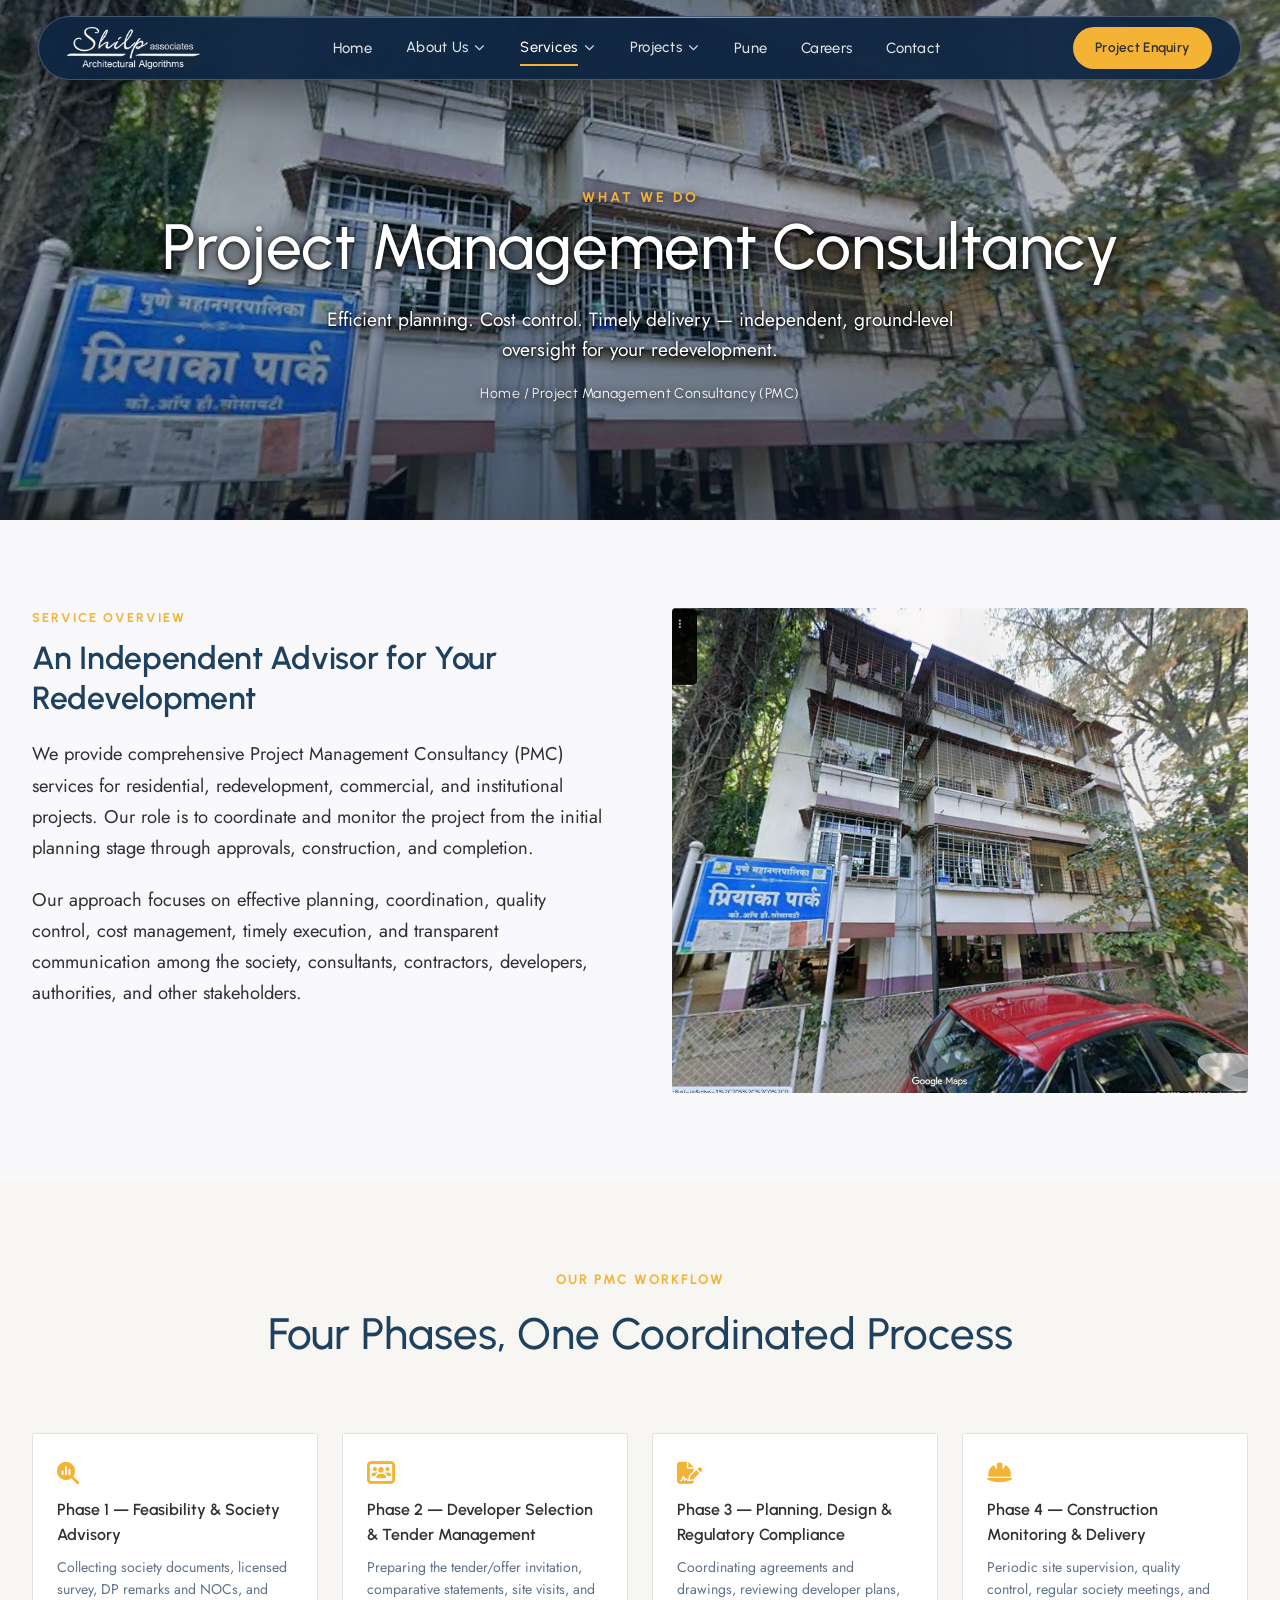
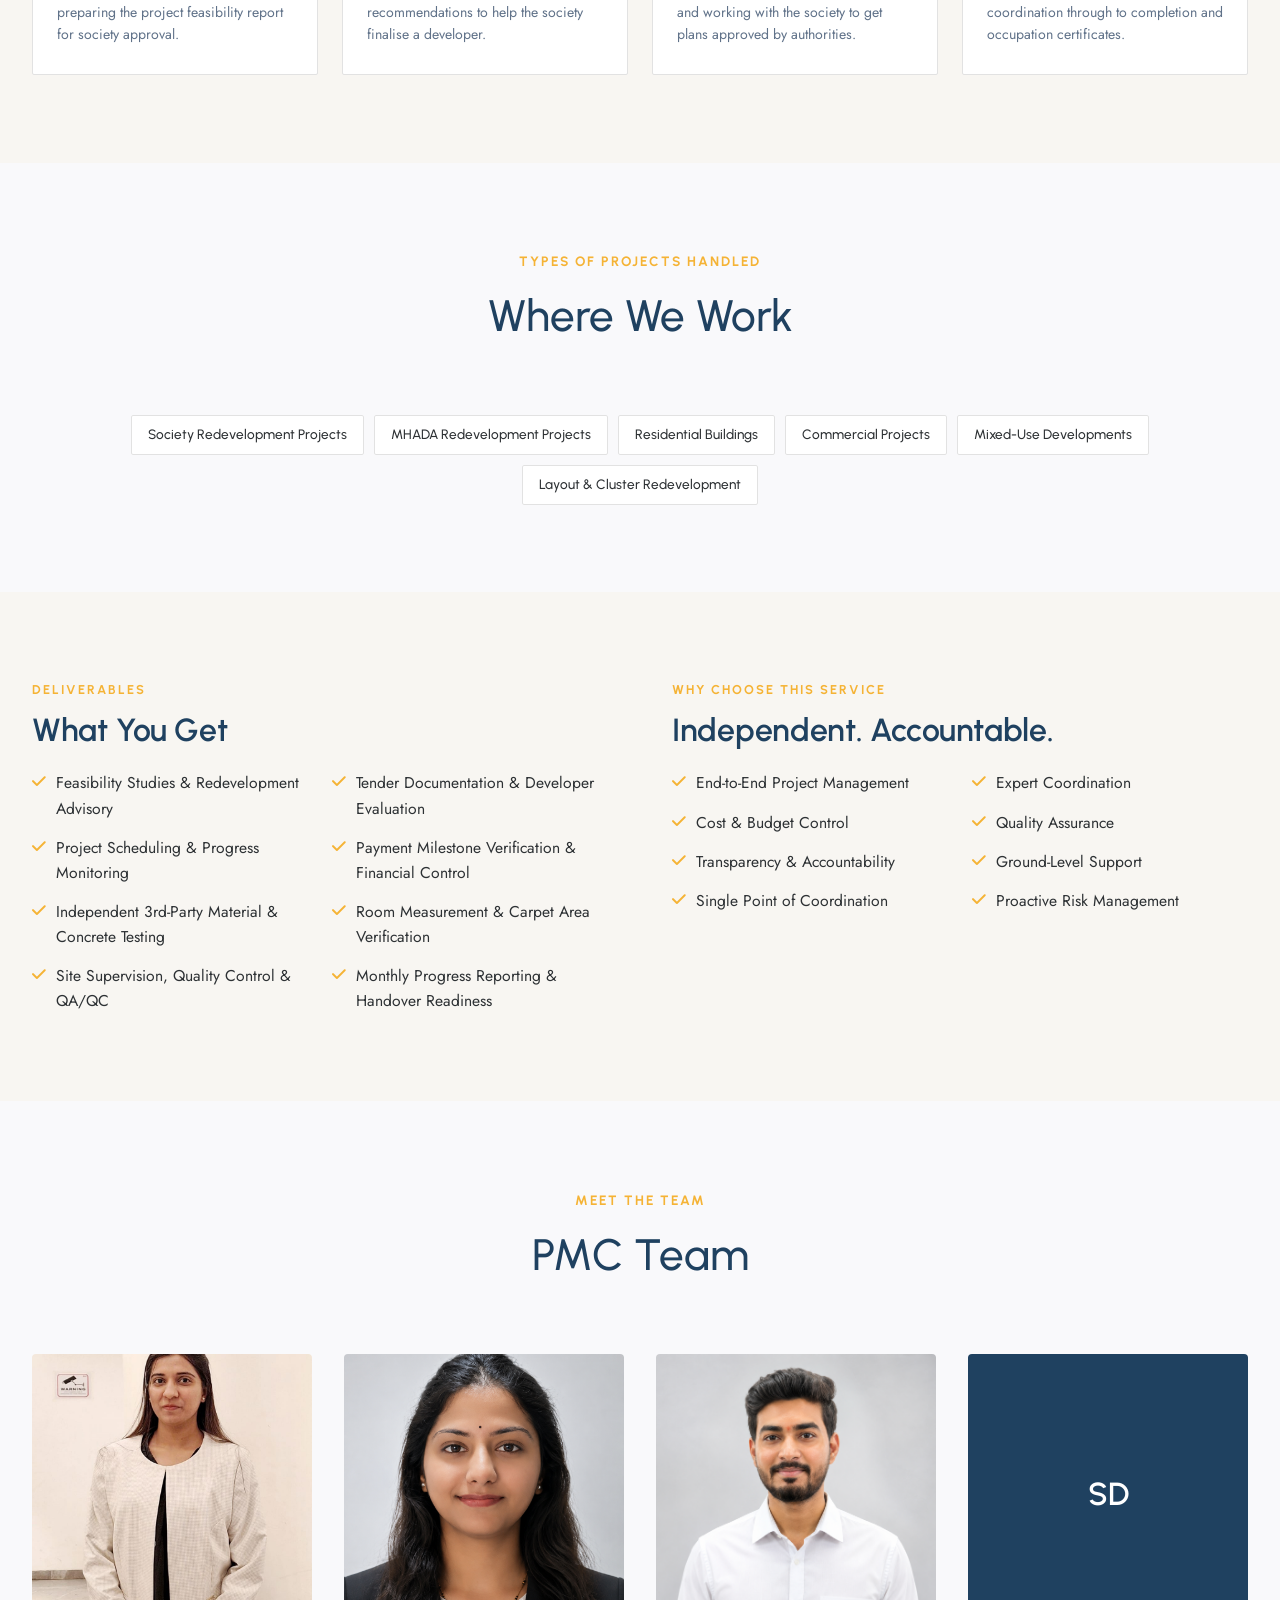
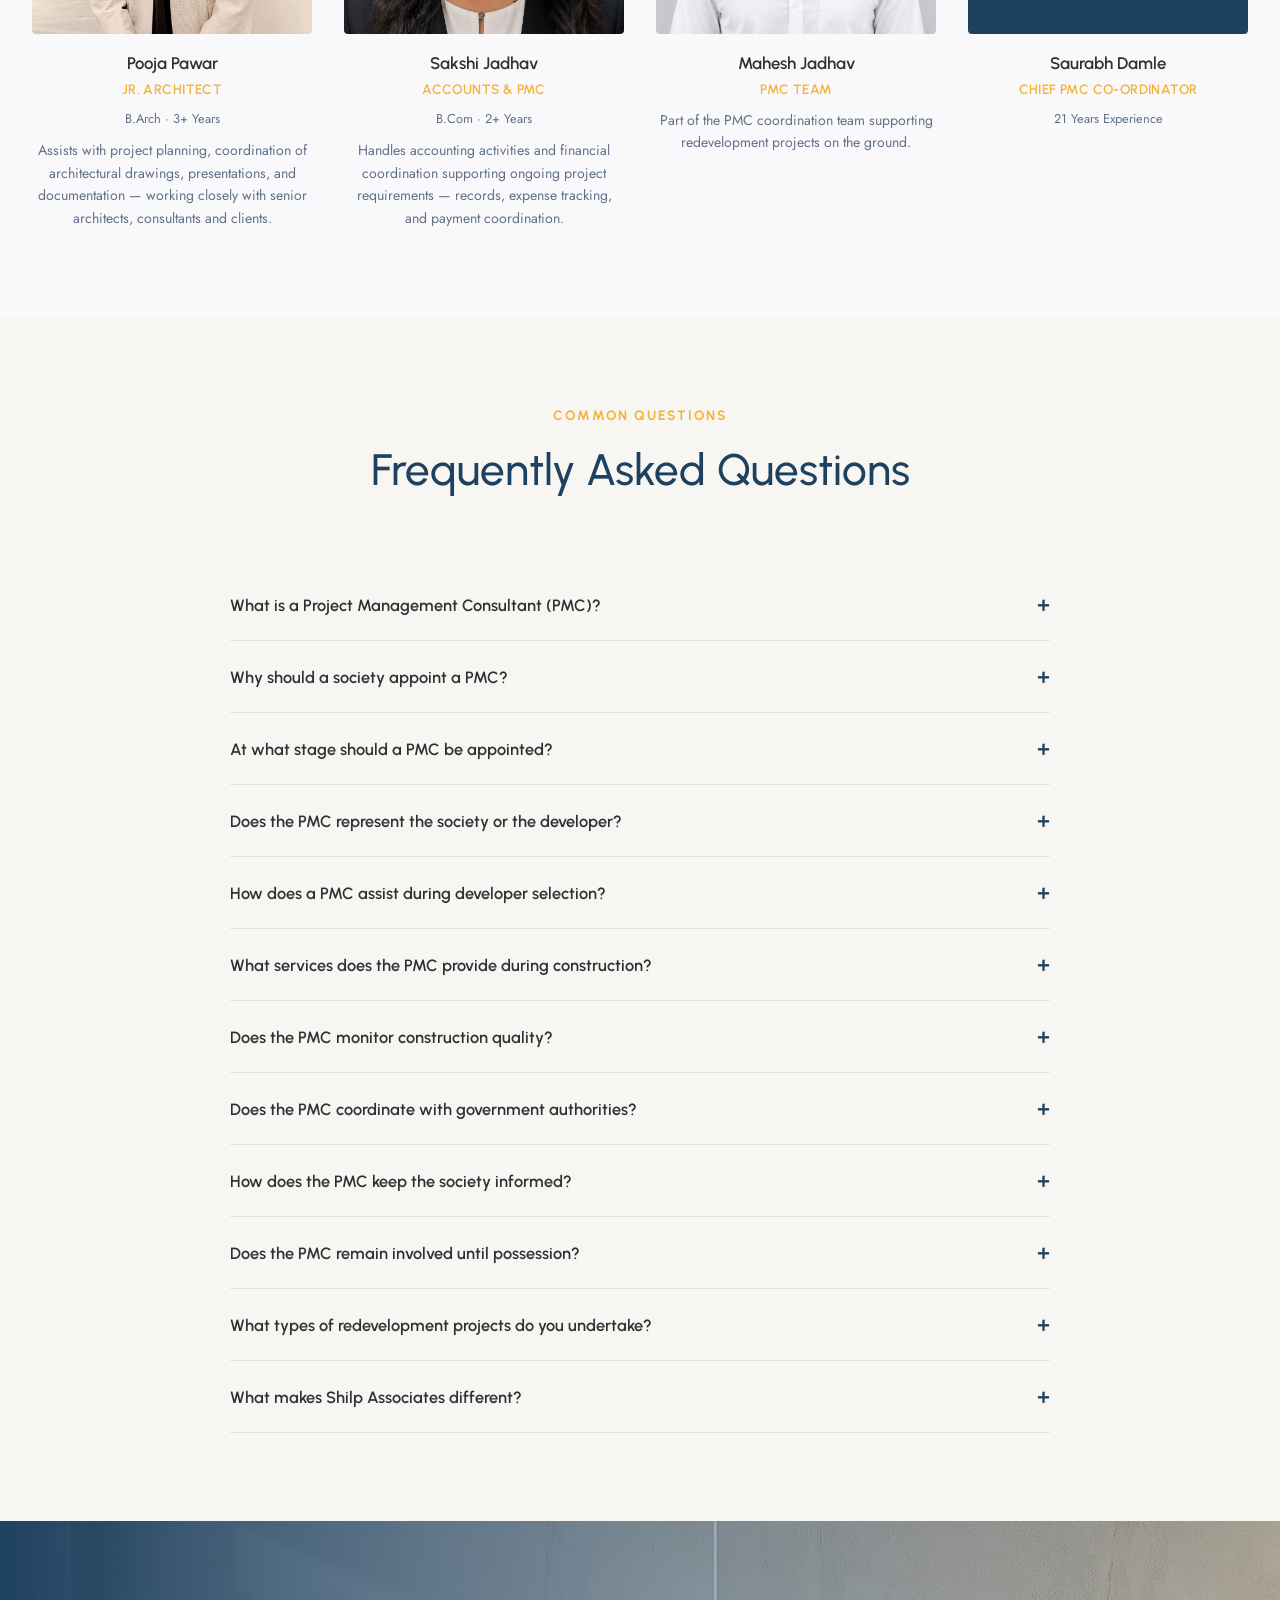
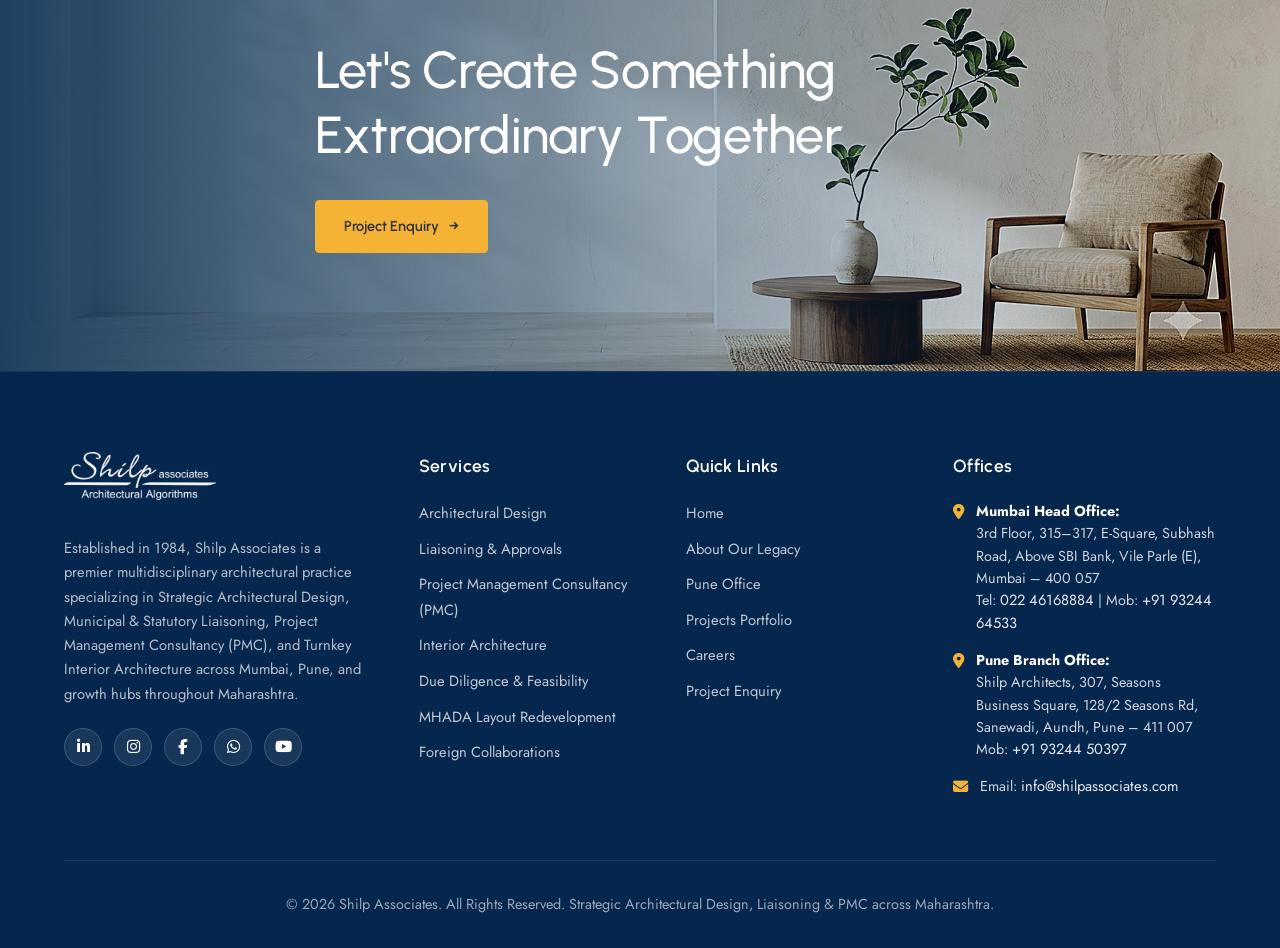
<file: pmc.html>
<!doctype html>
<html lang="en-US">
<head>
<meta charset="UTF-8">
<meta name="viewport" content="width=device-width, initial-scale=1, maximum-scale=5, viewport-fit=cover">
<title>Project Management Consultancy (PMC) | Shilp Associates</title>
<meta name="description" content="Independent PMC services for society redevelopment — feasibility, developer selection, construction monitoring and handover, in Mumbai & Pune.">
<link rel="preconnect" href="https://fonts.googleapis.com">
<link rel="stylesheet" href="https://fonts.googleapis.com/css2?family=Montserrat:wght@400;500;600;700&family=Roboto:wght@300;400;500;600;700&display=swap">
<link rel="stylesheet" href="https://cdnjs.cloudflare.com/ajax/libs/font-awesome/6.4.0/css/all.min.css">
<link rel="stylesheet" href="assets/styles.css">
<style>
  :root{ --page-hero-img: url('assets/expertise-pmc.jpeg'); }
  .page-hero {
    background: linear-gradient(180deg, rgba(5, 20, 38, 0.40) 0%, rgba(5, 20, 38, 0.28) 45%, rgba(5, 20, 38, 0.58) 100%), url('assets/expertise-pmc.jpeg') no-repeat center center / cover !important;
  }
</style>
</head>
<body>

<header class="site-header" id="masthead">
  <div class="wrap">
    <a href="index.html" class="site-logo" aria-label="Shilp Associates Home">
      <img src="assets/logo-shilp.png" alt="Shilp Associates">
    </a>
    <nav class="main-nav" aria-label="Main Navigation">
      <ul class="nav-list">
        <li><a href="index.html" class="">Home</a></li>
        <li class="has-dropdown">
          <div class="nav-item-link-wrap">
            <a href="about.html" class="">About Us</a>
            <button class="dropdown-trigger-btn" aria-label="Toggle About Submenu"><i class="fa-solid fa-chevron-down nav-dropdown-icon"></i></button>
          </div>
          <ul class="dropdown-menu">
            <li><a href="about.html">Our 40+ Yr Legacy</a></li>
            <li><a href="about.html#team">Leadership &amp; Team</a></li>
            <li><a href="pune.html">Pune Regional Office</a></li>
          </ul>
        </li>
        <li class="has-dropdown">
          <div class="nav-item-link-wrap">
            <a href="architectural-design.html" class="active">Services</a>
            <button class="dropdown-trigger-btn" aria-label="Toggle Services Submenu"><i class="fa-solid fa-chevron-down nav-dropdown-icon"></i></button>
          </div>
          <ul class="dropdown-menu">
            <li><a href="architectural-design.html">Architectural Design</a></li>
            <li><a href="liaison.html">Liaison Services</a></li>
            <li><a href="pmc.html">Project Management Consultancy (PMC)</a></li>
            <li><a href="interior-design.html">Interior Design</a></li>
          </ul>
        </li>
        <li class="has-dropdown">
          <div class="nav-item-link-wrap">
            <a href="portfolio.html" class="">Projects</a>
            <button class="dropdown-trigger-btn" aria-label="Toggle Projects Submenu"><i class="fa-solid fa-chevron-down nav-dropdown-icon"></i></button>
          </div>
          <ul class="dropdown-menu">
            <li><a href="portfolio.html">All Projects</a></li>
            <li><a href="portfolio.html?filter=architectural">Architectural Projects</a></li>
            <li><a href="portfolio.html?filter=liaison">Liaison Approvals</a></li>
            <li><a href="portfolio.html?filter=interior">Interior Projects</a></li>
            <li><a href="portfolio.html?filter=pmc">Project Management (PMC) Redevelopment</a></li>
            <li><a href="portfolio.html?filter=mhada">MHADA (Housing Authority) Projects</a></li>
          </ul>
        </li>
        <li><a href="pune.html" class="">Pune</a></li>
        <li><a href="careers.html" class="">Careers</a></li>
        <li><a href="contact.html" class="">Contact</a></li>
      </ul>
    </nav>
    <div class="header-right-actions">
      <a href="contact.html" class="header-cta">Project Enquiry</a>
      <button class="nav-toggle" aria-label="Toggle Navigation"><span></span><span></span><span></span></button>
    </div>
  </div>
</header>

<section class="page-hero">
  <div>
    <span class="eyebrow">What We Do</span>
    <h1>Project Management Consultancy</h1>
    <p>Efficient planning. Cost control. Timely delivery — independent, ground-level oversight for your redevelopment.</p>
    <div class="breadcrumb"><a href="index.html">Home</a> / Project Management Consultancy (PMC)</div>
  </div>
</section>

<section class="content-section reveal">
  <div class="wrap content-grid">
    <div>
      <span class="eyebrow-sm">Service Overview</span>
      <h2 class="h2 h2--sub">An Independent Advisor for Your Redevelopment</h2>
      <p class="lead-text">We provide comprehensive Project Management Consultancy (PMC) services for residential, redevelopment, commercial, and institutional projects. Our role is to coordinate and monitor the project from the initial planning stage through approvals, construction, and completion.</p>
      <p class="lead-text">Our approach focuses on effective planning, coordination, quality control, cost management, timely execution, and transparent communication among the society, consultants, contractors, developers, authorities, and other stakeholders.</p>
    </div>
    <div>
      <img src="assets/expertise-pmc.jpeg" alt="PMC construction site" style="border-radius:4px; width:100%;">
    </div>
  </div>
</section>

<!-- PMC WORKFLOW PHASES -->
<section class="content-section alt reveal">
  <div class="wrap">
    <header class="section-header">
      <span class="section-subtitle">Our PMC Workflow</span>
      <h2 class="section-title">Four Phases, One Coordinated Process</h2>
    </header>
    <div class="why-grid">
      <div class="why-item">
        <i class="fa-solid fa-magnifying-glass-chart"></i>
        <h4>Phase 1 — Feasibility &amp; Society Advisory</h4>
        <p class="team-bio" style="margin-top:8px;">Collecting society documents, licensed survey, DP remarks and NOCs, and preparing the project feasibility report for society approval.</p>
      </div>
      <div class="why-item">
        <i class="fa-solid fa-users-rectangle"></i>
        <h4>Phase 2 — Developer Selection &amp; Tender Management</h4>
        <p class="team-bio" style="margin-top:8px;">Preparing the tender/offer invitation, comparative statements, site visits, and recommendations to help the society finalise a developer.</p>
      </div>
      <div class="why-item">
        <i class="fa-solid fa-file-signature"></i>
        <h4>Phase 3 — Planning, Design &amp; Regulatory Compliance</h4>
        <p class="team-bio" style="margin-top:8px;">Coordinating agreements and drawings, reviewing developer plans, and working with the society to get plans approved by authorities.</p>
      </div>
      <div class="why-item">
        <i class="fa-solid fa-helmet-safety"></i>
        <h4>Phase 4 — Construction Monitoring &amp; Delivery</h4>
        <p class="team-bio" style="margin-top:8px;">Periodic site supervision, quality control, regular society meetings, and coordination through to completion and occupation certificates.</p>
      </div>
    </div>
  </div>
</section>

<!-- TYPES OF PROJECTS -->
<section class="content-section reveal" id="projects">
  <div class="wrap">
    <header class="section-header">
      <span class="section-subtitle">Types of Projects Handled</span>
      <h2 class="section-title">Where We Work</h2>
    </header>
    <div class="tag-list" style="justify-content:center;">
      <span>Society Redevelopment Projects</span>
      <span>MHADA Redevelopment Projects</span>
      <span>Residential Buildings</span>
      <span>Commercial Projects</span>
      <span>Mixed-Use Developments</span>
      <span>Layout &amp; Cluster Redevelopment</span>
    </div>
  </div>
</section>

<!-- DELIVERABLES + WHY CHOOSE -->
<section class="content-section alt reveal">
  <div class="wrap content-grid">
    <div>
      <span class="eyebrow-sm">Deliverables</span>
      <h2 class="h2 h2--sub">What You Get</h2>
      <ul class="check-list">
        <li><i class="fa-solid fa-check"></i>Feasibility Studies &amp; Redevelopment Advisory</li>
        <li><i class="fa-solid fa-check"></i>Tender Documentation &amp; Developer Evaluation</li>
        <li><i class="fa-solid fa-check"></i>Project Scheduling &amp; Progress Monitoring</li>
        <li><i class="fa-solid fa-check"></i>Payment Milestone Verification &amp; Financial Control</li>
        <li><i class="fa-solid fa-check"></i>Independent 3rd-Party Material &amp; Concrete Testing</li>
        <li><i class="fa-solid fa-check"></i>Room Measurement &amp; Carpet Area Verification</li>
        <li><i class="fa-solid fa-check"></i>Site Supervision, Quality Control &amp; QA/QC</li>
        <li><i class="fa-solid fa-check"></i>Monthly Progress Reporting &amp; Handover Readiness</li>
      </ul>
    </div>
    <div>
      <span class="eyebrow-sm">Why Choose This Service</span>
      <h2 class="h2 h2--sub">Independent. Accountable.</h2>
      <ul class="check-list">
        <li><i class="fa-solid fa-check"></i>End-to-End Project Management</li>
        <li><i class="fa-solid fa-check"></i>Expert Coordination</li>
        <li><i class="fa-solid fa-check"></i>Cost &amp; Budget Control</li>
        <li><i class="fa-solid fa-check"></i>Quality Assurance</li>
        <li><i class="fa-solid fa-check"></i>Transparency &amp; Accountability</li>
        <li><i class="fa-solid fa-check"></i>Ground-Level Support</li>
        <li><i class="fa-solid fa-check"></i>Single Point of Coordination</li>
        <li><i class="fa-solid fa-check"></i>Proactive Risk Management</li>
      </ul>
    </div>
  </div>
</section>

<!-- TEAM -->
<section class="content-section reveal">
  <div class="wrap">
    <header class="section-header">
      <span class="section-subtitle">Meet the Team</span>
      <h2 class="section-title">PMC Team</h2>
    </header>
    <div class="team-grid">
      <div class="team-card">
        <div class="team-photo"><img src="assets/team/PMC 01 Pooja Pawar.jpeg" alt="Pooja Pawar"></div>
        <div class="team-name">Pooja Pawar</div>
        <div class="team-role">Jr. Architect</div>
        <div class="team-meta">B.Arch · 3+ Years</div>
        <p class="team-bio">Assists with project planning, coordination of architectural drawings, presentations, and documentation — working closely with senior architects, consultants and clients.</p>
      </div>
      <div class="team-card">
        <div class="team-photo"><img src="assets/team/PMC 02 Sakshi Jadhav.png" alt="Sakshi Jadhav"></div>
        <div class="team-name">Sakshi Jadhav</div>
        <div class="team-role">Accounts &amp; PMC</div>
        <div class="team-meta">B.Com · 2+ Years</div>
        <p class="team-bio">Handles accounting activities and financial coordination supporting ongoing project requirements — records, expense tracking, and payment coordination.</p>
      </div>
      <div class="team-card">
        <div class="team-photo"><img src="assets/team/PMC 01 mahesh jadhav.png" alt="Mahesh Jadhav"></div>
        <div class="team-name">Mahesh Jadhav</div>
        <div class="team-role">PMC Team</div>
        <p class="team-bio">Part of the PMC coordination team supporting redevelopment projects on the ground.</p>
      </div>
      <div class="team-card">
        <div class="team-photo placeholder"><span>SD</span></div>
        <div class="team-name">Saurabh Damle</div>
        <div class="team-role">Chief PMC Co-Ordinator</div>
        <div class="team-meta">21 Years Experience</div>
      </div>
    </div>
  </div>
</section>

<!-- FAQ -->
<section class="content-section alt reveal">
  <div class="wrap">
    <header class="section-header">
      <span class="section-subtitle">Common Questions</span>
      <h2 class="section-title">Frequently Asked Questions</h2>
    </header>
    <div class="faq-list">
      <div class="faq-item"><button class="faq-question">What is a Project Management Consultant (PMC)?<span class="plus">+</span></button><div class="faq-answer"><p>An independent technical advisor appointed by the society to guide, monitor and manage the redevelopment process — providing professional advice, coordinating stakeholders, reviewing technical and statutory matters, monitoring construction quality and progress, and assisting the society in making informed decisions.</p></div></div>
      <div class="faq-item"><button class="faq-question">Why should a society appoint a PMC?<span class="plus">+</span></button><div class="faq-answer"><p>Redevelopment involves technical, legal, financial and regulatory complexities. A PMC provides independent expertise, protects the society's interests, facilitates coordination among stakeholders, and helps ensure the project is executed efficiently, transparently and in line with agreed commitments.</p></div></div>
      <div class="faq-item"><button class="faq-question">At what stage should a PMC be appointed?<span class="plus">+</span></button><div class="faq-answer"><p>Ideally before initiating the redevelopment process — early involvement lets the PMC run feasibility studies, guide developer selection, and set up a structured redevelopment strategy from the outset.</p></div></div>
      <div class="faq-item"><button class="faq-question">Does the PMC represent the society or the developer?<span class="plus">+</span></button><div class="faq-answer"><p>The PMC is appointed by and provides independent professional advice to the society, while working collaboratively with the developer, consultants, contractors and statutory authorities to facilitate coordination and delivery.</p></div></div>
      <div class="faq-item"><button class="faq-question">How does a PMC assist during developer selection?<span class="plus">+</span></button><div class="faq-answer"><p>We prepare tender documents, evaluate developer proposals, run technical and commercial comparisons, organise presentations and site visits, assist in negotiations, and provide independent recommendations.</p></div></div>
      <div class="faq-item"><button class="faq-question">What services does the PMC provide during construction?<span class="plus">+</span></button><div class="faq-answer"><p>Regular site inspections, progress monitoring, quality assurance, construction review, coordination meetings, technical reporting, verification of developer commitments, risk identification and timeline monitoring.</p></div></div>
      <div class="faq-item"><button class="faq-question">Does the PMC monitor construction quality?<span class="plus">+</span></button><div class="faq-answer"><p>Yes — our team conducts regular site inspections, reviews structural and architectural drawings, checks workmanship on site, verifies independent third-party material and concrete testing, and issues non-compliance notices for prompt contractor remediation.</p></div></div>
      <div class="faq-item"><button class="faq-question">Does the PMC coordinate with government authorities?<span class="plus">+</span></button><div class="faq-answer"><p>While the developer’s team files for approvals, the PMC tracks, reviews, and scrutinizes every statutory submission, IOD/CC, and NOC condition to ensure compliance with municipal bylaws and safeguard the society's legal entitlements.</p></div></div>
      <div class="faq-item"><button class="faq-question">How does the PMC keep the society informed?<span class="plus">+</span></button><div class="faq-answer"><p>Through regular progress reports, technical presentations, site visit reports, review meetings, and updates on construction progress, approvals, risks and key milestones.</p></div></div>
      <div class="faq-item"><button class="faq-question">Does the PMC remain involved until possession?<span class="plus">+</span></button><div class="faq-answer"><p>Yes — our services continue through planning, approvals, construction monitoring and quality inspections, assisting the society through to completion and handover readiness.</p></div></div>
      <div class="faq-item"><button class="faq-question">What types of redevelopment projects do you undertake?<span class="plus">+</span></button><div class="faq-answer"><p>Residential, commercial and mixed-use redevelopment, including MHADA, MCGM and Collector-land projects, cluster redevelopment, cessed buildings, and projects under DCPR 2034.</p></div></div>
      <div class="faq-item"><button class="faq-question">What makes Shilp Associates different?<span class="plus">+</span></button><div class="faq-answer"><p>With 40+ years of multidisciplinary expertise spanning architecture, municipal liaisoning, and PMC under one roof, we offer end-to-end guidance. We operate strictly as an independent advisor with zero conflict of interest, ensuring societies receive transparent reporting, rock-solid contracts, and superior quality delivery.</p></div></div>
    </div>
  </div>
</section>

<section class="cta-section">
  <div class="wrap">
    <h2 class="h2 reveal">Let's Create Something Extraordinary Together</h2>
    <div class="button-con reveal">
      <a href="contact.html" class="btn btn-primary">Project Enquiry <span class="btn-arrow">→</span></a>
    </div>
  </div>
</section>

<!-- ============================== FOOTER (DAISARIA AESTHETIC GRID) ============================== -->
<footer class="site-footer">
  <div class="wrap footer-content-wrap">
    <div class="footer-top-grid">
      <!-- Col 1: Brand -->
      <div class="footer-col-brand">
        <div class="footer-logo"><a href="index.html"><img src="assets/logo-shilp.png" alt="Shilp Associates"></a></div>
        <p class="footer-brand-desc">
          Established in 1984, Shilp Associates is a premier multidisciplinary architectural practice specializing in Strategic Architectural Design, Municipal &amp; Statutory Liaisoning, Project Management Consultancy (PMC), and Turnkey Interior Architecture across Mumbai, Pune, and growth hubs throughout Maharashtra.
        </p>
        <div class="footer-social-row">
          <a href="https://www.linkedin.com/company/shilp-associates-mumbai/" target="_blank" rel="noopener" class="footer-social-link" aria-label="LinkedIn"><i class="fa-brands fa-linkedin-in"></i></a>
          <a href="https://www.instagram.com/shilp_associates_architects/" target="_blank" rel="noopener" class="footer-social-link" aria-label="Instagram"><i class="fa-brands fa-instagram"></i></a>
          <a href="https://www.facebook.com/shilpassociates/" target="_blank" rel="noopener" class="footer-social-link" aria-label="Facebook"><i class="fa-brands fa-facebook-f"></i></a>
          <a href="https://wa.me/919324464533" target="_blank" rel="noopener" class="footer-social-link" aria-label="WhatsApp"><i class="fa-brands fa-whatsapp"></i></a>
          <a href="https://www.youtube.com/@shilpassociates" target="_blank" rel="noopener" class="footer-social-link" aria-label="YouTube"><i class="fa-brands fa-youtube"></i></a>
        </div>
      </div>
      <!-- Col 2: Services -->
      <div class="footer-col-links">
        <h4 class="footer-col-title">Services</h4>
        <ul>
          <li><a href="architectural-design.html">Architectural Design</a></li>
          <li><a href="liaison.html">Liaisoning &amp; Approvals</a></li>
          <li><a href="pmc.html">Project Management Consultancy (PMC)</a></li>
          <li><a href="interior-design.html">Interior Architecture</a></li>
          <li><a href="liaison.html#due-diligence">Due Diligence &amp; Feasibility</a></li>
          <li><a href="portfolio.html?filter=mhada">MHADA Layout Redevelopment</a></li>
          <li><a href="index.html#foreign-collaborations">Foreign Collaborations</a></li>
        </ul>
      </div>
      <!-- Col 3: Quick Links -->
      <div class="footer-col-links">
        <h4 class="footer-col-title">Quick Links</h4>
        <ul>
          <li><a href="index.html">Home</a></li>
          <li><a href="about.html">About Our Legacy</a></li>
          <li><a href="pune.html">Pune Office</a></li>
          <li><a href="portfolio.html">Projects Portfolio</a></li>
          <li><a href="careers.html">Careers</a></li>
          <li><a href="contact.html">Project Enquiry</a></li>
        </ul>
      </div>
      <!-- Col 4: Contact Offices -->
      <div class="footer-col-links">
        <h4 class="footer-col-title">Offices</h4>
        <div class="footer-contact-item">
          <i class="fa-solid fa-location-dot"></i>
          <div>
            <strong style="color:#fff;">Mumbai Head Office:</strong><br>
            3rd Floor, 315–317, E-Square, Subhash Road, Above SBI Bank, Vile Parle (E), Mumbai – 400 057<br>
            Tel: <a href="tel:02246168884">022 46168884</a> | Mob: <a href="tel:+919324464533">+91 93244 64533</a>
          </div>
        </div>
        <div class="footer-contact-item">
          <i class="fa-solid fa-location-dot"></i>
          <div>
            <strong style="color:#fff;">Pune Branch Office:</strong><br>
            Shilp Architects, 307, Seasons Business Square, 128/2 Seasons Rd, Sanewadi, Aundh, Pune – 411 007<br>
            Mob: <a href="tel:+919324450397">+91 93244 50397</a>
          </div>
        </div>
        <div class="footer-contact-item">
          <i class="fa-solid fa-envelope"></i>
          <div>
            Email: <a href="mailto:info@shilpassociates.com">info@shilpassociates.com</a>
          </div>
        </div>
      </div>
    </div>
    <div class="footer-bottom">
      <p>© 2026 Shilp Associates. All Rights Reserved. Strategic Architectural Design, Liaisoning &amp; PMC across Maharashtra.</p>
    </div>
  </div>
</footer>

<script src="assets/main.js"></script>
</body>
</html>
</file>
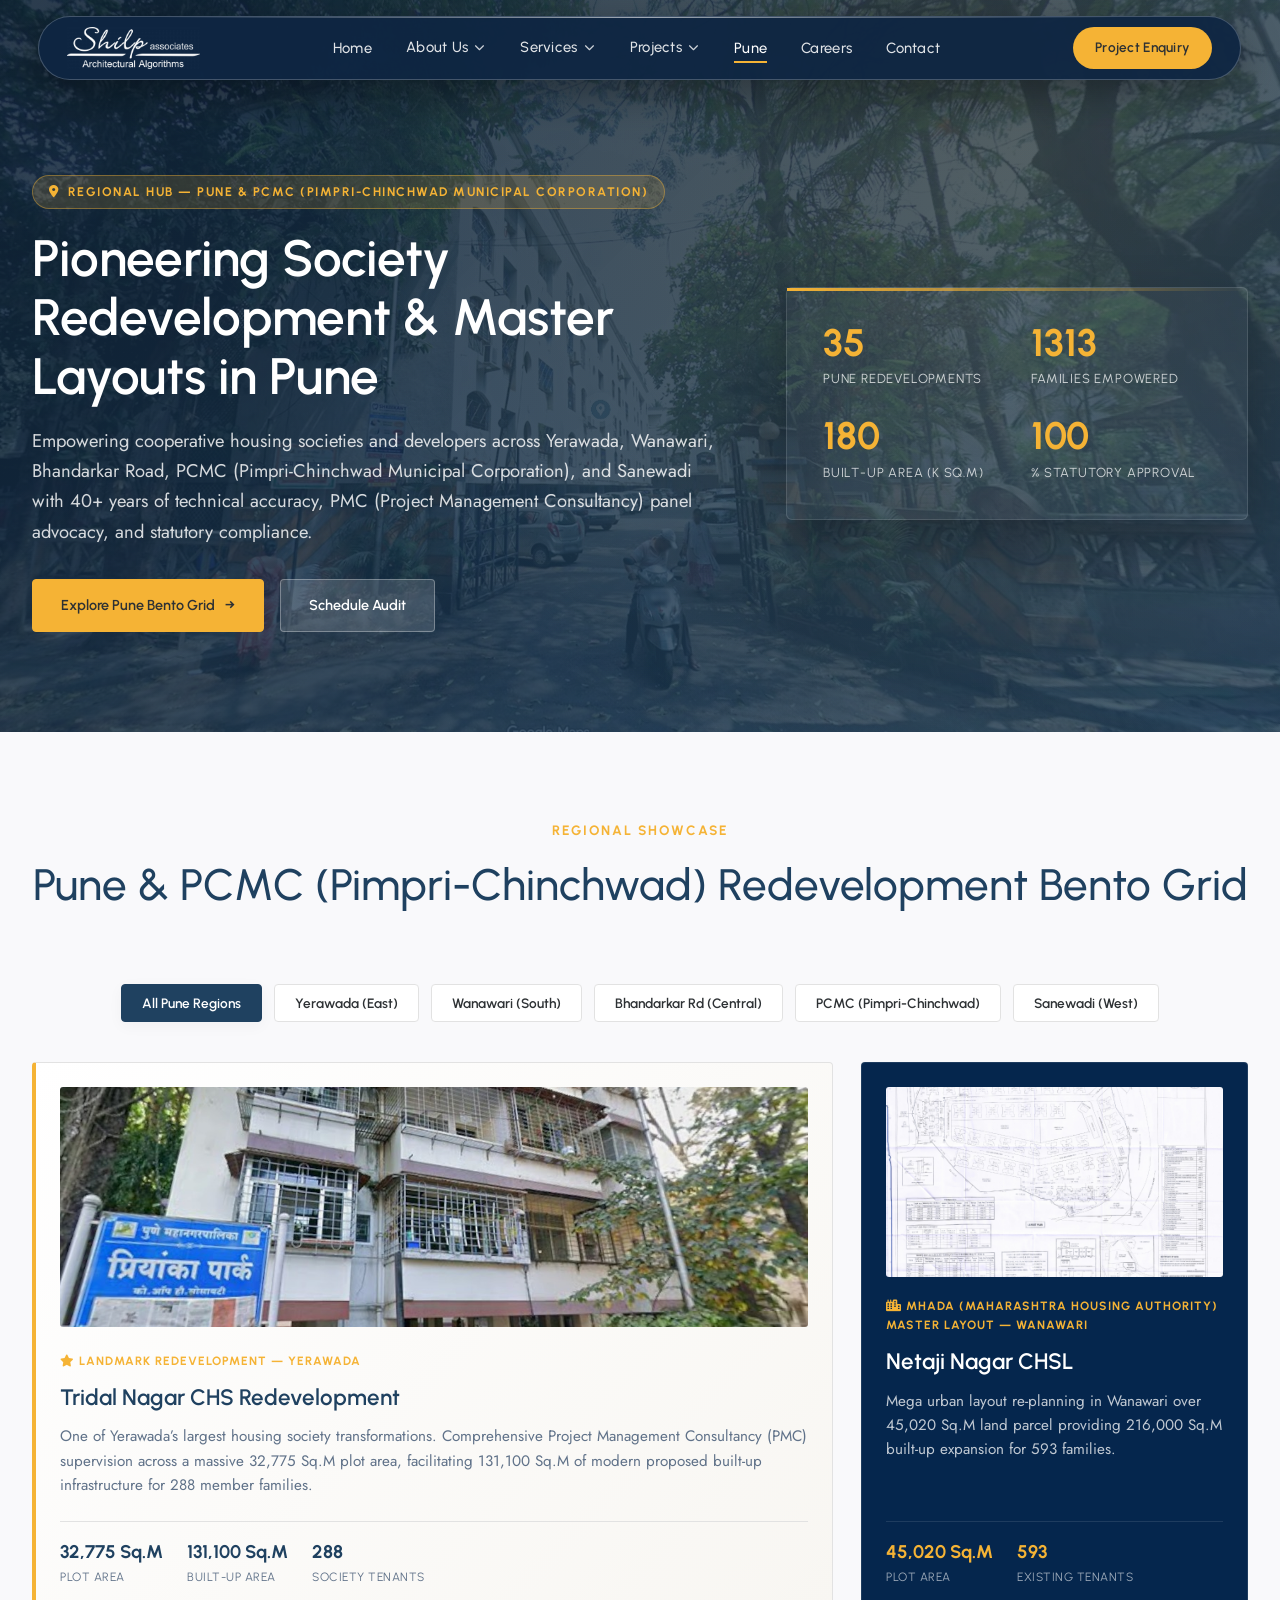
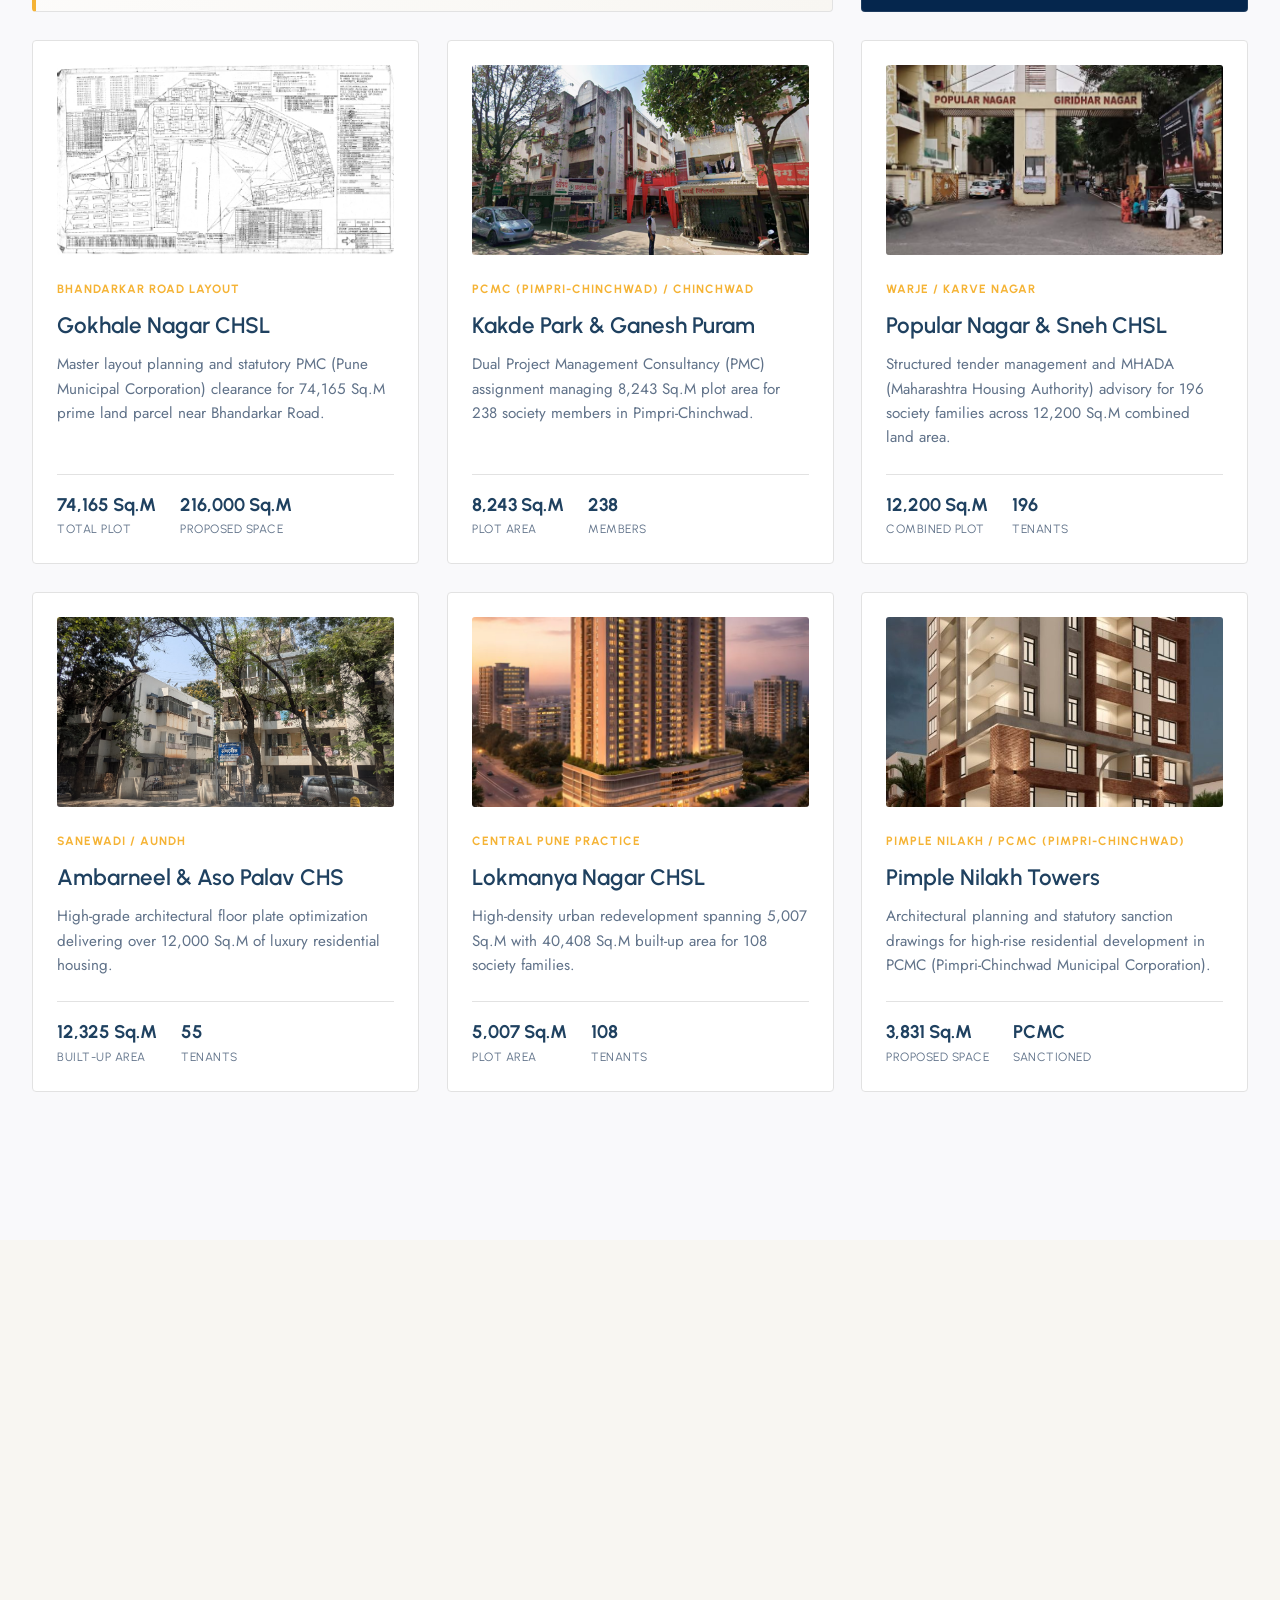
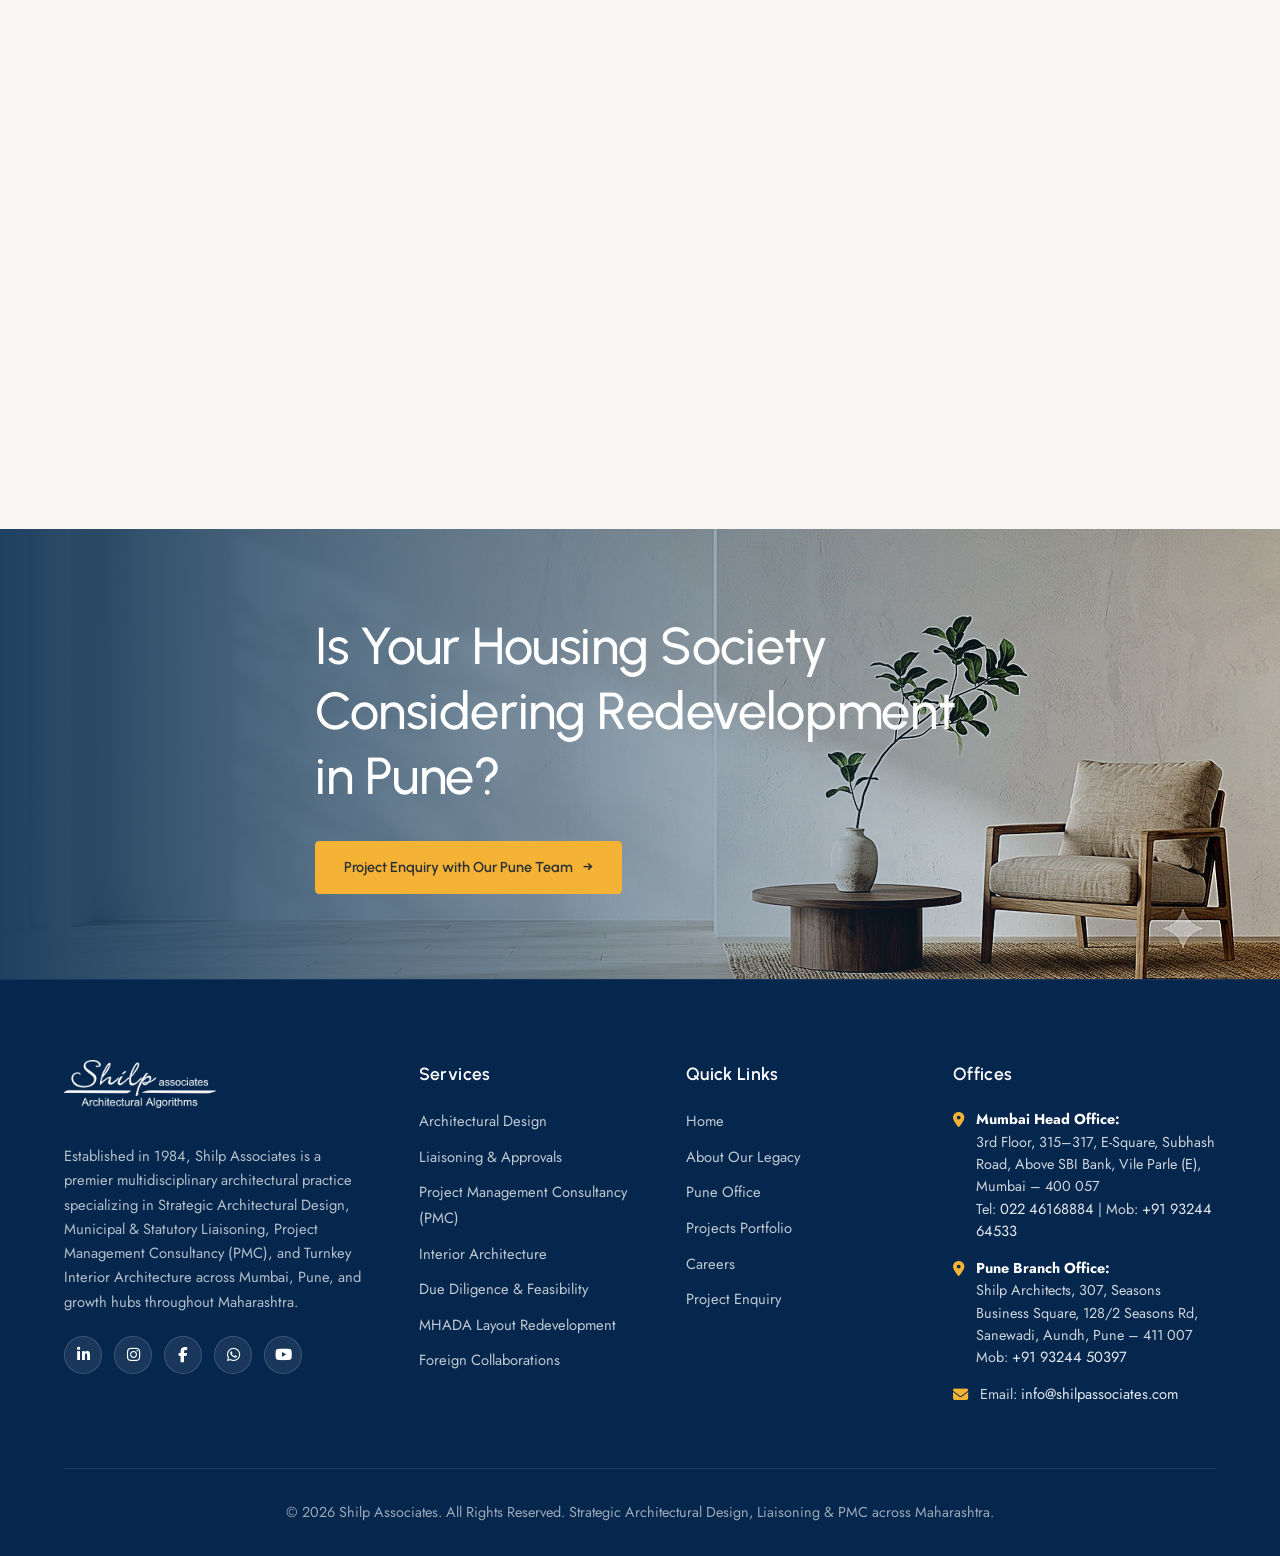
<file: pune.html>
<!doctype html>
<html lang="en-US">
<head>
<meta charset="UTF-8">
<meta name="viewport" content="width=device-width, initial-scale=1, maximum-scale=5, viewport-fit=cover">
<title>Shilp Pune — Society Redevelopment & Project Management Consultancy (PMC)</title>
<meta name="description" content="Shilp Associates Pune — Housing society redevelopment, Project Management Consultancy (PMC), MHADA (Housing Authority) layout planning, and architectural design across Pune & PCMC (Pimpri-Chinchwad).">
<link rel="preconnect" href="https://fonts.googleapis.com">
<link rel="stylesheet" href="https://fonts.googleapis.com/css2?family=Inter:wght@400;500;600;700&family=Roboto:wght@300;400;500;600;700&display=swap">
<link rel="stylesheet" href="https://cdnjs.cloudflare.com/ajax/libs/font-awesome/6.4.0/css/all.min.css">
<link rel="stylesheet" href="assets/styles.css">
<style>
  .pune-hero-split {
    background: linear-gradient(135deg, rgba(15, 34, 54, 0.88) 0%, rgba(31, 65, 96, 0.82) 100%), url('assets/pune-hero-bg.jpg') no-repeat center center / cover !important;
  }
</style>
</head>
<body>

<!-- ============================== HEADER ============================== -->
<header class="site-header" id="masthead">
  <div class="wrap">
    <a href="index.html" class="site-logo" aria-label="Shilp Associates Home">
      <img src="assets/logo-shilp.png" alt="Shilp Associates">
    </a>
    <nav class="main-nav" aria-label="Main Navigation">
      <ul class="nav-list">
        <li><a href="index.html" class="">Home</a></li>
        <li class="has-dropdown">
          <div class="nav-item-link-wrap">
            <a href="about.html" class="">About Us</a>
            <button class="dropdown-trigger-btn" aria-label="Toggle About Submenu"><i class="fa-solid fa-chevron-down nav-dropdown-icon"></i></button>
          </div>
          <ul class="dropdown-menu">
            <li><a href="about.html">Our 40+ Yr Legacy</a></li>
            <li><a href="about.html#team">Leadership &amp; Team</a></li>
            <li><a href="pune.html">Pune Regional Office</a></li>
          </ul>
        </li>
        <li class="has-dropdown">
          <div class="nav-item-link-wrap">
            <a href="architectural-design.html" class="">Services</a>
            <button class="dropdown-trigger-btn" aria-label="Toggle Services Submenu"><i class="fa-solid fa-chevron-down nav-dropdown-icon"></i></button>
          </div>
          <ul class="dropdown-menu">
            <li><a href="architectural-design.html">Architectural Design</a></li>
            <li><a href="liaison.html">Liaison Services</a></li>
            <li><a href="pmc.html">Project Management Consultancy (PMC)</a></li>
            <li><a href="interior-design.html">Interior Design</a></li>
          </ul>
        </li>
        <li class="has-dropdown">
          <div class="nav-item-link-wrap">
            <a href="portfolio.html" class="">Projects</a>
            <button class="dropdown-trigger-btn" aria-label="Toggle Projects Submenu"><i class="fa-solid fa-chevron-down nav-dropdown-icon"></i></button>
          </div>
          <ul class="dropdown-menu">
            <li><a href="portfolio.html">All Projects</a></li>
            <li><a href="portfolio.html?filter=architectural">Architectural Projects</a></li>
            <li><a href="portfolio.html?filter=liaison">Liaison Approvals</a></li>
            <li><a href="portfolio.html?filter=interior">Interior Projects</a></li>
            <li><a href="portfolio.html?filter=pmc">Project Management (PMC) Redevelopment</a></li>
            <li><a href="portfolio.html?filter=mhada">MHADA (Housing Authority) Projects</a></li>
          </ul>
        </li>
        <li><a href="pune.html" class="active">Pune</a></li>
        <li><a href="careers.html" class="">Careers</a></li>
        <li><a href="contact.html" class="">Contact</a></li>
      </ul>
    </nav>
    <div class="header-right-actions">
      <a href="contact.html" class="header-cta">Project Enquiry</a>
      <button class="nav-toggle" aria-label="Toggle Navigation"><span></span><span></span><span></span></button>
    </div>
  </div>
</header>

<!-- ============================== SPLIT-SCREEN HERO ============================== -->
<section class="pune-hero-split">
  <div class="wrap pune-hero-grid">
    <div class="reveal-left">
      <span class="pune-badge-pill"><i class="fa-solid fa-location-dot"></i> Regional Hub — Pune &amp; PCMC (Pimpri-Chinchwad Municipal Corporation)</span>
      <h1 class="pune-hero-title">Pioneering Society Redevelopment &amp; Master Layouts in Pune</h1>
      <p class="pune-hero-lead">Empowering cooperative housing societies and developers across Yerawada, Wanawari, Bhandarkar Road, PCMC (Pimpri-Chinchwad Municipal Corporation), and Sanewadi with 40+ years of technical accuracy, PMC (Project Management Consultancy) panel advocacy, and statutory compliance.</p>
      <div class="pune-hero-actions">
        <a href="#bento-portfolio" class="btn btn-primary">Explore Pune Bento Grid <span class="btn-arrow">→</span></a>
        <a href="contact.html" class="btn btn-secondary" style="border-color: rgba(255,255,255,0.3); color:#fff;">Schedule Audit</a>
      </div>
    </div>
    <div class="reveal-right">
      <div class="blueprint-stat-box">
        <div class="stat-item">
          <h3 class="counter-number" data-target="35">0</h3>
          <p>Pune Redevelopments</p>
        </div>
        <div class="stat-item">
          <h3 class="counter-number" data-target="1500">0</h3>
          <p>Families Empowered</p>
        </div>
        <div class="stat-item">
          <h3 class="counter-number" data-target="180">0</h3>
          <p>Built-Up Area (k Sq.M)</p>
        </div>
        <div class="stat-item">
          <h3 class="counter-number" data-target="100">0</h3>
          <p>% Statutory Approval</p>
        </div>
      </div>
    </div>
  </div>
</section>

<!-- ============================== BENTO GRID SHOWCASE ============================== -->
<section class="content-section" id="bento-portfolio">
  <div class="wrap">
    <header class="section-header reveal-up">
      <span class="section-subtitle">Regional Showcase</span>
      <h2 class="section-title">Pune &amp; PCMC (Pimpri-Chinchwad) Redevelopment Bento Grid</h2>
    </header>

    <!-- Region Filter Bar -->
    <div class="pune-filter-bar reveal-up">
      <button class="pune-filter-btn active" data-region="all">All Pune Regions</button>
      <button class="pune-filter-btn" data-region="yerawada">Yerawada (East)</button>
      <button class="pune-filter-btn" data-region="wanawari">Wanawari (South)</button>
      <button class="pune-filter-btn" data-region="bhandarkar">Bhandarkar Rd (Central)</button>
      <button class="pune-filter-btn" data-region="pcmc">PCMC (Pimpri-Chinchwad)</button>
      <button class="pune-filter-btn" data-region="sanewadi">Sanewadi (West)</button>
    </div>

    <!-- Bento Grid -->
    <div class="bento-grid">

      <!-- Bento Card 1: Large Featured Hero Card with Image -->
      <article class="bento-card bento-card--large reveal-scale" data-region="yerawada">
        <div class="bento-img-wrapper">
          <img src="assets/projects/pmc-priyanka-park.jpeg" alt="Tridal Nagar CHS Yerawada Pune" class="bento-img">
        </div>
        <div>
          <span class="bento-tag"><i class="fa-solid fa-star"></i> Landmark Redevelopment — Yerawada</span>
          <h3 class="bento-title">Tridal Nagar CHS Redevelopment</h3>
          <p class="bento-desc">One of Yerawada’s largest housing society transformations. Comprehensive Project Management Consultancy (PMC) supervision across a massive 32,775 Sq.M plot area, facilitating 131,100 Sq.M of modern proposed built-up infrastructure for 288 member families.</p>
        </div>
        <div class="bento-metrics">
          <div class="bento-metric-item">
            <span class="bento-stat-num">32,775 Sq.M</span>
            <span class="bento-stat-lbl">Plot Area</span>
          </div>
          <div class="bento-metric-item">
            <span class="bento-stat-num">131,100 Sq.M</span>
            <span class="bento-stat-lbl">Built-Up Area</span>
          </div>
          <div class="bento-metric-item">
            <span class="bento-stat-num">288</span>
            <span class="bento-stat-lbl">Society Tenants</span>
          </div>
        </div>
      </article>

      <!-- Bento Card 2: Dark Blueprint Stat Card with Image -->
      <article class="bento-card bento-card--dark reveal-scale" data-region="wanawari">
        <div class="bento-img-wrapper">
          <img src="assets/projects/mhada-netaji-nagar.jpg" alt="Netaji Nagar CHSL Wanawari Pune" class="bento-img">
        </div>
        <div>
          <span class="bento-tag"><i class="fa-solid fa-city"></i> MHADA (Maharashtra Housing Authority) Master Layout — Wanawari</span>
          <h3 class="bento-title">Netaji Nagar CHSL</h3>
          <p class="bento-desc">Mega urban layout re-planning in Wanawari over 45,020 Sq.M land parcel providing 216,000 Sq.M built-up expansion for 593 families.</p>
        </div>
        <div class="bento-metrics">
          <div class="bento-metric-item">
            <span class="bento-stat-num">45,020 Sq.M</span>
            <span class="bento-stat-lbl">Plot Area</span>
          </div>
          <div class="bento-metric-item">
            <span class="bento-stat-num">593</span>
            <span class="bento-stat-lbl">Existing Tenants</span>
          </div>
        </div>
      </article>

      <!-- Bento Card 3: Central Pune Card with Image -->
      <article class="bento-card reveal-scale" data-region="bhandarkar">
        <div class="bento-img-wrapper">
          <img src="assets/projects/mhada-gokhale-nagar.jpg" alt="Gokhale Nagar Bhandarkar Road Pune" class="bento-img">
        </div>
        <div>
          <span class="bento-tag">Bhandarkar Road Layout</span>
          <h3 class="bento-title">Gokhale Nagar CHSL</h3>
          <p class="bento-desc">Master layout planning and statutory PMC (Pune Municipal Corporation) clearance for 74,165 Sq.M prime land parcel near Bhandarkar Road.</p>
        </div>
        <div class="bento-metrics">
          <div class="bento-metric-item">
            <span class="bento-stat-num">74,165 Sq.M</span>
            <span class="bento-stat-lbl">Total Plot</span>
          </div>
          <div class="bento-metric-item">
            <span class="bento-stat-num">216,000 Sq.M</span>
            <span class="bento-stat-lbl">Proposed Space</span>
          </div>
        </div>
      </article>

      <!-- Bento Card 4: PCMC Card with Image -->
      <article class="bento-card reveal-scale" data-region="pcmc">
        <div class="bento-img-wrapper">
          <img src="assets/projects/pmc-kakade-park.png" alt="Kakde Park PCMC Pune" class="bento-img">
        </div>
        <div>
          <span class="bento-tag">PCMC (Pimpri-Chinchwad) / Chinchwad</span>
          <h3 class="bento-title">Kakde Park &amp; Ganesh Puram</h3>
          <p class="bento-desc">Dual Project Management Consultancy (PMC) assignment managing 8,243 Sq.M plot area for 238 society members in Pimpri-Chinchwad.</p>
        </div>
        <div class="bento-metrics">
          <div class="bento-metric-item">
            <span class="bento-stat-num">8,243 Sq.M</span>
            <span class="bento-stat-lbl">Plot Area</span>
          </div>
          <div class="bento-metric-item">
            <span class="bento-stat-num">238</span>
            <span class="bento-stat-lbl">Members</span>
          </div>
        </div>
      </article>

      <!-- Bento Card 5: South Pune Card with Image -->
      <article class="bento-card reveal-scale" data-region="wanawari">
        <div class="bento-img-wrapper">
          <img src="assets/projects/pmc-popular-nagar.png" alt="Popular Nagar Warje Pune" class="bento-img">
        </div>
        <div>
          <span class="bento-tag">Warje / Karve Nagar</span>
          <h3 class="bento-title">Popular Nagar &amp; Sneh CHSL</h3>
          <p class="bento-desc">Structured tender management and MHADA (Maharashtra Housing Authority) advisory for 196 society families across 12,200 Sq.M combined land area.</p>
        </div>
        <div class="bento-metrics">
          <div class="bento-metric-item">
            <span class="bento-stat-num">12,200 Sq.M</span>
            <span class="bento-stat-lbl">Combined Plot</span>
          </div>
          <div class="bento-metric-item">
            <span class="bento-stat-num">196</span>
            <span class="bento-stat-lbl">Tenants</span>
          </div>
        </div>
      </article>

      <!-- Bento Card 6: West Pune Card with Image -->
      <article class="bento-card reveal-scale" data-region="sanewadi">
        <div class="bento-img-wrapper">
          <img src="assets/projects/pmc-ambarneel.jpeg" alt="Ambarneel CHS Sanewadi Pune" class="bento-img">
        </div>
        <div>
          <span class="bento-tag">Sanewadi / Aundh</span>
          <h3 class="bento-title">Ambarneel &amp; Aso Palav CHS</h3>
          <p class="bento-desc">High-grade architectural floor plate optimization delivering over 12,000 Sq.M of luxury residential housing.</p>
        </div>
        <div class="bento-metrics">
          <div class="bento-metric-item">
            <span class="bento-stat-num">12,325 Sq.M</span>
            <span class="bento-stat-lbl">Built-Up Area</span>
          </div>
          <div class="bento-metric-item">
            <span class="bento-stat-num">55</span>
            <span class="bento-stat-lbl">Tenants</span>
          </div>
        </div>
      </article>

      <!-- Bento Card 7: Central Pune Card with Image -->
      <article class="bento-card reveal-scale" data-region="bhandarkar">
        <div class="bento-img-wrapper">
          <img src="assets/projects/arch-lokmanya-nagar.jpg" alt="Lokmanya Nagar CHSL Pune" class="bento-img">
        </div>
        <div>
          <span class="bento-tag">Central Pune Practice</span>
          <h3 class="bento-title">Lokmanya Nagar CHSL</h3>
          <p class="bento-desc">High-density urban redevelopment spanning 5,007 Sq.M with 40,408 Sq.M built-up area for 108 society families.</p>
        </div>
        <div class="bento-metrics">
          <div class="bento-metric-item">
            <span class="bento-stat-num">5,007 Sq.M</span>
            <span class="bento-stat-lbl">Plot Area</span>
          </div>
          <div class="bento-metric-item">
            <span class="bento-stat-num">108</span>
            <span class="bento-stat-lbl">Tenants</span>
          </div>
        </div>
      </article>

      <!-- Bento Card 8: PCMC Card with Image -->
      <article class="bento-card reveal-scale" data-region="pcmc">
        <div class="bento-img-wrapper">
          <img src="assets/projects/arch-pimple-nikhak.jpg" alt="Pimple Nilakh PCMC Pune" class="bento-img">
        </div>
        <div>
          <span class="bento-tag">Pimple Nilakh / PCMC (Pimpri-Chinchwad)</span>
          <h3 class="bento-title">Pimple Nilakh Towers</h3>
          <p class="bento-desc">Architectural planning and statutory sanction drawings for high-rise residential development in PCMC (Pimpri-Chinchwad Municipal Corporation).</p>
        </div>
        <div class="bento-metrics">
          <div class="bento-metric-item">
            <span class="bento-stat-num">3,831 Sq.M</span>
            <span class="bento-stat-lbl">Proposed Space</span>
          </div>
          <div class="bento-metric-item">
            <span class="bento-stat-num">PCMC</span>
            <span class="bento-stat-lbl">Sanctioned</span>
          </div>
        </div>
      </article>

    </div>
  </div>
</section>

<!-- ============================== SPLIT-SCREEN FEATURE & PROCESS ============================== -->
<section class="split-feature-section">
  <div class="wrap split-grid">
    <div class="reveal-left">
      <span class="eyebrow-sm">Redevelopment Execution</span>
      <h2 class="h2 h2--sub">Our 4-Step Society Roadmap</h2>
      <p class="lead-text">We safeguard society interests at every milestone — ensuring transparent developer selection, zero financial risk, and strict quality monitoring.</p>
      
      <div class="process-list">
        <div class="process-card-item">
          <div class="process-icon-box">01</div>
          <div class="process-info">
            <h4>Feasibility &amp; FSI Optimization Audit</h4>
            <p>Comprehensive evaluation of plot boundaries, DP road setbacks, TDR potential, and extra carpet area options.</p>
          </div>
        </div>
        <div class="process-card-item">
          <div class="process-icon-box">02</div>
          <div class="process-info">
            <h4>Statutory Tender &amp; Developer Evaluation</h4>
            <p>Drafting robust tender documents and objectively comparing developer offers to secure maximum corpus &amp; rent.</p>
          </div>
        </div>
        <div class="process-card-item">
          <div class="process-icon-box">03</div>
          <div class="process-info">
            <h4>Development Agreement Vetting</h4>
            <p>Safeguarding society members with watertight legal clauses, bank guarantees, and strict milestone deadlines.</p>
          </div>
        </div>
        <div class="process-card-item">
          <div class="process-icon-box">04</div>
          <div class="process-info">
            <h4>Site PMC (Project Management) &amp; Quality Audit</h4>
            <p>Continuous on-site structural audits, material testing, and timeline enforcement until possession handover.</p>
          </div>
        </div>
      </div>
    </div>

    <div class="reveal-right">
      <div class="why-item" style="padding:40px; margin-bottom:20px;">
        <i class="fa-solid fa-award" style="font-size:2rem; margin-bottom:16px;"></i>
        <h4 style="font-size:1.25rem; margin-bottom:12px; color:var(--color-navy);">PMC (Project Management Consultancy) Panel Architect Status</h4>
        <p style="color:var(--clr-muted); line-height:1.65;">Shilp Associates serves as trusted panel consultants across municipal authorities — Pune Municipal Corporation (PMC) &amp; Pimpri-Chinchwad Municipal Corporation (PCMC) — and MHADA (Maharashtra Housing and Area Development Authority) divisions, guaranteeing flawless statutory compliance and prompt sanction approvals.</p>
      </div>

      <div class="why-item" style="padding:40px;">
        <i class="fa-solid fa-handshake" style="font-size:2rem; margin-bottom:16px;"></i>
        <h4 style="font-size:1.25rem; margin-bottom:12px; color:var(--color-navy);">Unbiased Society Advocacy</h4>
        <p style="color:var(--clr-muted); line-height:1.65;">Our sole commitment is to the cooperative housing society. We provide impartial technical analysis so managing committees can make confident, informed decisions.</p>
      </div>
    </div>
  </div>
</section>

<!-- ============================== CTA ============================== -->
<section class="cta-section">
  <div class="wrap reveal-up">
    <h2 class="h2">Is Your Housing Society Considering Redevelopment in Pune?</h2>
    <div class="button-con">
      <a href="contact.html" class="btn btn-primary">Project Enquiry with Our Pune Team <span class="btn-arrow">→</span></a>
    </div>
  </div>
</section>

<!-- ============================== FOOTER ============================== -->
<footer class="site-footer">
  <div class="wrap footer-content-wrap">
    <div class="footer-top-grid">
      <!-- Col 1: Brand -->
      <div class="footer-col-brand">
        <div class="footer-logo"><a href="index.html"><img src="assets/logo-shilp.png" alt="Shilp Associates"></a></div>
        <p class="footer-brand-desc">
          Established in 1984, Shilp Associates is a premier multidisciplinary architectural practice specializing in Strategic Architectural Design, Municipal &amp; Statutory Liaisoning, Project Management Consultancy (PMC), and Turnkey Interior Architecture across Mumbai, Pune, and growth hubs throughout Maharashtra.
        </p>
        <div class="footer-social-row">
          <a href="https://www.linkedin.com/company/shilp-associates-mumbai/" target="_blank" rel="noopener" class="footer-social-link" aria-label="LinkedIn"><i class="fa-brands fa-linkedin-in"></i></a>
          <a href="https://www.instagram.com/shilp_associates_architects/" target="_blank" rel="noopener" class="footer-social-link" aria-label="Instagram"><i class="fa-brands fa-instagram"></i></a>
          <a href="https://www.facebook.com/shilpassociates/" target="_blank" rel="noopener" class="footer-social-link" aria-label="Facebook"><i class="fa-brands fa-facebook-f"></i></a>
          <a href="https://wa.me/919324464533" target="_blank" rel="noopener" class="footer-social-link" aria-label="WhatsApp"><i class="fa-brands fa-whatsapp"></i></a>
          <a href="https://www.youtube.com/@shilpassociates" target="_blank" rel="noopener" class="footer-social-link" aria-label="YouTube"><i class="fa-brands fa-youtube"></i></a>
        </div>
      </div>
      <!-- Col 2: Services -->
      <div class="footer-col-links">
        <h4 class="footer-col-title">Services</h4>
        <ul>
          <li><a href="architectural-design.html">Architectural Design</a></li>
          <li><a href="liaison.html">Liaisoning &amp; Approvals</a></li>
          <li><a href="pmc.html">Project Management Consultancy (PMC)</a></li>
          <li><a href="interior-design.html">Interior Architecture</a></li>
          <li><a href="liaison.html#due-diligence">Due Diligence &amp; Feasibility</a></li>
          <li><a href="portfolio.html?filter=mhada">MHADA Layout Redevelopment</a></li>
          <li><a href="index.html#foreign-collaborations">Foreign Collaborations</a></li>
        </ul>
      </div>
      <!-- Col 3: Quick Links -->
      <div class="footer-col-links">
        <h4 class="footer-col-title">Quick Links</h4>
        <ul>
          <li><a href="index.html">Home</a></li>
          <li><a href="about.html">About Our Legacy</a></li>
          <li><a href="pune.html">Pune Office</a></li>
          <li><a href="portfolio.html">Projects Portfolio</a></li>
          <li><a href="careers.html">Careers</a></li>
          <li><a href="contact.html">Project Enquiry</a></li>
        </ul>
      </div>
      <!-- Col 4: Contact Offices -->
      <div class="footer-col-links">
        <h4 class="footer-col-title">Offices</h4>
        <div class="footer-contact-item">
          <i class="fa-solid fa-location-dot"></i>
          <div>
            <strong style="color:#fff;">Mumbai Head Office:</strong><br>
            3rd Floor, 315–317, E-Square, Subhash Road, Above SBI Bank, Vile Parle (E), Mumbai – 400 057<br>
            Tel: <a href="tel:02246168884">022 46168884</a> | Mob: <a href="tel:+919324464533">+91 93244 64533</a>
          </div>
        </div>
        <div class="footer-contact-item">
          <i class="fa-solid fa-location-dot"></i>
          <div>
            <strong style="color:#fff;">Pune Branch Office:</strong><br>
            Shilp Architects, 307, Seasons Business Square, 128/2 Seasons Rd, Sanewadi, Aundh, Pune – 411 007<br>
            Mob: <a href="tel:+919324450397">+91 93244 50397</a>
          </div>
        </div>
        <div class="footer-contact-item">
          <i class="fa-solid fa-envelope"></i>
          <div>
            Email: <a href="mailto:info@shilpassociates.com">info@shilpassociates.com</a>
          </div>
        </div>
      </div>
    </div>
    <div class="footer-bottom">
      <p>© 2026 Shilp Associates. All Rights Reserved. Strategic Architectural Design, Liaisoning &amp; PMC across Maharashtra.</p>
    </div>
  </div>
</footer>

<script src="assets/main.js"></script>
</body>
</html>
</file>
<file: assets/styles.css>
@import url('https://fonts.googleapis.com/css2?family=Urbanist:ital,wght@0,300;0,400;0,500;0,600;0,700;0,800;1,400;1,600&family=Jost:ital,wght@0,300;0,400;0,500;0,600;0,700;1,400&family=Alex+Brush&family=Cormorant+Garamond:ital,wght@0,400;0,500;0,600;0,700;1,400;1,600&family=Inter:wght@400;500;600;700&family=Roboto:wght@300;400;500;600;700&display=swap');


/* ==========================================================================
   SHILP ASSOCIATES — DESIGN TOKENS
   ========================================================================== */
:root {
  --Blue: #1F4160;
  --Yellow: #F5B335;
  --Off-White: #F9F9FB;
  --color-navy: #1F4160;
  --color-navy-dark: #05264d;
  --color-gold: #F5B335;
  --color-charcoal: #2D3134;
  --color-white: #FFFFFF;
  --clr-muted: #607289;
  --clr-border: #E2E2E2;
  --clr-bg-alt: #F8F6F2;
  --font-heading: 'Urbanist', 'Inter', sans-serif;
  --font-body: 'Jost', 'Roboto', sans-serif;
  --container-max: 1400px;
  --shadow-sm: 0 4px 15px rgba(0, 0, 0, 0.04);
  --shadow-md: 0 10px 30px rgba(0, 0, 0, 0.06);
  --shadow-lg: 0 20px 45px rgba(0, 0, 0, 0.08);
}

* { box-sizing: border-box; margin: 0; padding: 0; }
html { scroll-behavior: smooth; }
[id] { scroll-margin-top: 110px; }
body {
  font-family: var(--font-body);
  color: var(--color-charcoal);
  line-height: 1.6;
  background: var(--Off-White);
  -webkit-font-smoothing: antialiased;
  overflow-x: hidden;
}
img { max-width: 100%; display: block; }
a { color: inherit; }

/* Headings Typography */
h1, h2, h3, h4, h5, h6 {
  font-family: var(--font-heading);
}

.h1 {
  font-family: var(--font-heading);
  font-weight: 400;
  font-size: clamp(2.5rem, 5vw + 1rem, 4.5rem);
  color: var(--color-white);
  letter-spacing: -0.3px;
  line-height: 1.1em;
}
.h2 {
  font-family: var(--font-heading);
  font-weight: 500;
  font-size: clamp(2rem, 3.5vw + 1rem, 3.25rem);
  color: var(--color-navy);
  letter-spacing: -0.3px;
  line-height: 1.25em;
}
.h2--sub { 
  font-family: var(--font-heading);
  font-size: 2rem; 
  font-weight: 600;
  color: var(--color-navy);
  margin-bottom: 20px; 
}
.body-text {
  max-width: 500px;
  font-family: var(--font-body);
  font-weight: 400;
  font-size: 1.25rem;
  line-height: 1.5em;
  margin-block-start: 1rem;
}
.section-std { padding-block: 96px; }
.wrap { max-width: var(--container-max); margin: 0 auto; padding: 0 32px; }

/* ==========================================================================
   HEADER / NAV
   ========================================================================== */
.site-header {
  position: fixed; top: 16px; left: 0; right: 0; z-index: 1000;
  width: min(92%, 1380px); margin: 0 auto;
  border-radius: 50px;
  background: rgba(31, 65, 96, 0.88);
  backdrop-filter: blur(24px);
  -webkit-backdrop-filter: blur(24px);
  border: 1px solid rgba(255, 255, 255, 0.22);
  box-shadow: 0 15px 40px rgba(0, 0, 0, 0.35);
  transition: transform 0.45s cubic-bezier(0.16, 1, 0.3, 1), opacity 0.45s ease, background 0.35s ease;
  will-change: transform, opacity;
  overflow: visible;
}
.site-header::before {
  content: '';
  position: absolute;
  top: 0; left: 10%; right: 10%; height: 1px;
  background: linear-gradient(90deg, rgba(255, 255, 255, 0) 0%, rgba(255, 255, 255, 0.6) 50%, rgba(255, 255, 255, 0) 100%);
  pointer-events: none;
}
.site-header .wrap {
  display: flex; align-items: center; justify-content: space-between;
  padding-block: 10px;
  padding-inline: 28px;
  transition: all 0.4s cubic-bezier(0.16, 1, 0.3, 1);
}
.site-logo img { height: 44px; width: auto; filter: brightness(0) invert(1); transition: opacity .25s ease; }
.site-logo img:hover { opacity: 0.9; }
.main-nav ul { list-style: none; display: flex; gap: 34px; }
.main-nav a {
  text-decoration: none; color: rgba(255, 255, 255, 0.88);
  font-family: var(--font-heading); font-size: 0.9rem; font-weight: 500;
  letter-spacing: 0.02em;
  position: relative; padding-block: 6px;
  transition: color .25s ease;
}
.main-nav a::after {
  content: ''; position: absolute; left: 0; bottom: 0; width: 0; height: 2px;
  background: var(--color-gold); transition: width .3s ease;
}
.main-nav a:hover, .main-nav a.active { color: #fff; }
.main-nav a:hover::after, .main-nav a.active::after { width: 100%; }
.header-cta {
  display: inline-flex; align-items: center; gap: 8px;
  background: var(--color-gold); color: var(--color-charcoal);
  font-family: var(--font-heading); font-weight: 600; font-size: 0.85rem;
  text-decoration: none; padding: 10px 22px; border-radius: 30px;
  letter-spacing: 0.02em;
  transition: all .3s ease;
}
.header-cta:hover { background: #fff; color: var(--color-navy); transform: translateY(-2px); }
.nav-toggle { display: none; background: none; border: none; cursor: pointer; padding: 6px; }
.nav-toggle span { display: block; width: 22px; height: 2px; background: #fff; margin: 5px 0; }

/* ==========================================================================
   HERO (Autoplay Video Background with Clean Glassmorphic Theme)
   ========================================================================== */
.hero {
  position: relative;
  min-height: 100vh;
  display: flex; align-items: center;
  overflow: hidden;
  background: var(--color-navy-dark);
  padding-block: 80px;
}
.hero-video-bg {
  position: absolute;
  top: 0; left: 0;
  width: 100%; height: 100%;
  z-index: 1;
  overflow: hidden;
}
.hero-video-element {
  width: 100%; height: 100%;
  object-fit: cover;
  position: absolute;
  top: 50%; left: 50%;
  transform: translate(-50%, -50%);
  pointer-events: none;
}
.hero-video-overlay {
  position: absolute;
  top: 0; left: 0;
  width: 100%; height: 100%;
  background: rgba(0, 0, 0, 0.65);
  z-index: 2;
  pointer-events: none;
}
.hero .wrap {
  position: relative;
  z-index: 10;
  display: flex; flex-direction: row; gap: 32px;
  justify-content: space-between; align-items: center; flex-wrap: wrap;
  width: 100%;
}
.hero-copy { max-width: 600px; flex: 1 1 460px; }
.hero-copy .h1 {
  font-family: var(--font-heading);
  font-size: clamp(2.6rem, 5vw, 4.4rem);
  font-weight: 400;
  line-height: 1.12;
  color: #ffffff;
  margin-bottom: 1.25rem;
  letter-spacing: -0.01em;
  text-shadow: 0 2px 10px rgba(0, 0, 0, 0.6);
}
.hero-copy .body-text {
  color: rgba(255, 255, 255, 0.9);
  font-size: 1.1rem;
  line-height: 1.6;
  max-width: 500px;
  margin-block-start: 0;
  text-shadow: 0 1px 6px rgba(0, 0, 0, 0.5);
}
.button-con { display: flex; gap: 16px; margin-block-start: 2rem; flex-wrap: wrap; }

/* ==========================================================================
   BUTTON SYSTEM
   ========================================================================== */
.btn {
  display: inline-flex; align-items: center; justify-content: center; gap: 10px;
  padding: 14px 28px; font-family: var(--font-heading); font-size: 0.9rem; font-weight: 600;
  text-decoration: none; border-radius: 4px; box-sizing: border-box;
  transition: all .35s cubic-bezier(.25,1,.5,1); cursor: pointer; border: 1px solid transparent;
}
.btn-arrow { transition: transform .3s ease; }
.btn:hover .btn-arrow { transform: translateX(4px); }
.btn-primary { 
  background: var(--color-gold); 
  color: var(--color-charcoal); 
  border-color: var(--color-gold); 
}
.btn-primary:hover { 
  background: #ffffff; 
  border-color: #ffffff; 
  color: var(--color-navy); 
  transform: translateY(-2px);
  box-shadow: 0 8px 20px rgba(0, 0, 0, 0.25); 
}
.btn-secondary { 
  background: rgba(255, 255, 255, 0.15); 
  color: #ffffff; 
  border-color: rgba(255, 255, 255, 0.45); 
  backdrop-filter: blur(8px);
  -webkit-backdrop-filter: blur(8px);
}
.btn-secondary:hover { 
  background: rgba(255, 255, 255, 0.3); 
  border-color: #ffffff; 
  transform: translateY(-2px);
}
.btn-blue { 
  background: var(--color-navy); 
  border-color: var(--color-navy); 
  color: #fff; 
}
.btn-blue:hover { 
  background: var(--color-gold); 
  border-color: var(--color-gold); 
  color: var(--color-charcoal); 
}

/* ==========================================================================
   CONTACT COMPONENTS
   ========================================================================== */
.contact-wrap { display: grid; grid-template-columns: 1fr 1fr; gap: 64px; }
@media (max-width: 900px){ .contact-wrap{ grid-template-columns: 1fr; } }
.contact-info-item { display: flex; gap: 18px; align-items: flex-start; margin-bottom: 28px; }
.contact-info-item i { width: 44px; height: 44px; background: var(--color-navy); color: #fff; border-radius: 50%; display: flex; align-items: center; justify-content: center; flex-shrink: 0; }
.contact-info-item h4 { font-family: var(--font-heading); color: var(--color-charcoal); margin-bottom: 4px; font-weight: 600; }
.contact-info-item p, .contact-info-item a { color: var(--clr-muted); font-size: .95rem; text-decoration: none; }
.contact-form { display: flex; flex-direction: column; gap: 18px; }
.contact-form label { font-family: var(--font-heading); font-size: .85rem; font-weight: 600; color: var(--color-charcoal); margin-bottom: 6px; display: block; }
.contact-form input, .contact-form select, .contact-form textarea { width: 100%; padding: 14px 16px; border: 1px solid var(--clr-border); border-radius: 2px; font-family: var(--font-body); font-size: .95rem; background: #fff; }
.contact-form input:focus, .contact-form select:focus, .contact-form textarea:focus { outline: none; border-color: var(--color-navy); }
.contact-form textarea { resize: vertical; min-height: 120px; }

/* ==========================================================================
   METRICS GLASS CARDS (Matching User Screenshot)
   ========================================================================== */
.metrics-container { display: flex; flex-direction: column; gap: 16px; width: 320px; max-width: 100%; align-items: flex-end; }
.metric-card {
  display: flex; align-items: center; gap: 20px; padding: 18px 24px;
  background: rgba(255, 255, 255, 0.12);
  backdrop-filter: blur(16px); -webkit-backdrop-filter: blur(16px);
  border: 1px solid rgba(255, 255, 255, 0.35);
  border-radius: 8px;
  width: 280px;
  box-shadow: 0 8px 32px rgba(0, 0, 0, 0.2), inset 0 1px 0 rgba(255, 255, 255, 0.4);
  transition: transform .3s ease, box-shadow .3s ease, background .3s ease;
}
.metric-card:hover {
  transform: translateX(-4px);
  box-shadow: 0 12px 36px rgba(0, 0, 0, 0.3), inset 0 1px 0 rgba(255, 255, 255, 0.6);
  background: rgba(255, 255, 255, 0.20);
  border-color: rgba(255, 255, 255, 0.55);
}
.metric-card .icon-wrapper {
  font-size: 1.85rem;
  color: var(--color-gold);
  width: 45px;
  display: flex;
  align-items: center;
  justify-content: center;
  flex-shrink: 0;
}
.metric-card .text-wrapper { display: flex; flex-direction: column; }
.metric-card .counter-number, .metric-card .static-prefix {
  font-size: 2rem;
  font-weight: 700;
  color: #ffffff;
  margin: 0;
  line-height: 1.1;
  font-family: var(--font-heading);
}
.metric-card .counter-number::after { content: '+'; color: var(--color-gold); margin-left: 2px; }
.metric-card .counter-label {
  font-size: 0.8rem;
  color: rgba(255, 255, 255, 0.85);
  font-family: var(--font-heading);
  text-transform: uppercase;
  letter-spacing: .08em;
  margin-top: 4px;
}

/* ==========================================================================
   EXPERTISE
   ========================================================================== */
.expertise-section { padding: 96px 0; }
.section-header { text-align: center; margin-bottom: 64px; }
.section-subtitle {
  font-family: var(--font-heading); font-size: 0.85rem; font-weight: 700; text-transform: uppercase;
  letter-spacing: 2px; color: var(--color-gold); display: block; margin-bottom: 8px;
}
.section-title { font-family: var(--font-heading); font-size: 2.75rem; font-weight: 500; color: var(--color-navy); }
.expertise-grid { display: grid; grid-template-columns: repeat(1,1fr); gap: 32px; }
@media (min-width: 640px){ .expertise-grid{ grid-template-columns: repeat(2,1fr);} }
@media (min-width: 1024px){ .expertise-grid{ grid-template-columns: repeat(4,1fr);} }
.expertise-card {
  background: #fff; border: 1px solid var(--clr-border); border-radius: 2px;
  display: flex; flex-direction: column; transition: all .4s cubic-bezier(.25,1,.5,1); position: relative;
}
.expertise-card:hover { transform: translateY(-4px); box-shadow: var(--shadow-md); border-color: var(--color-navy); }
.card-image-wrapper { width: 100%; aspect-ratio: 16/9; overflow: hidden; background: #eee; }
.card-image { width: 100%; height: 100%; object-fit: cover; transition: transform .6s cubic-bezier(.25,1,.5,1); }
.expertise-card:hover .card-image { transform: scale(1.05); }
.card-icon-container {
  width: 56px; height: 56px; background: #fff; border: 1px solid var(--clr-border); border-radius: 50%;
  display: flex; align-items: center; justify-content: center; box-shadow: var(--shadow-sm); z-index: 5;
  margin: -28px auto 16px; position: relative;
  transition: all .25s ease;
}
.card-icon-container i { color: var(--color-navy); font-size: 1.1rem; transition: all .25s ease; }
.expertise-card:hover .card-icon-container { background: var(--color-navy); border-color: var(--color-navy); }
.expertise-card:hover .card-icon-container i { color: #fff; }
.card-body { padding: 0 24px 32px; text-align: center; display: flex; flex-direction: column; flex-grow: 1; }
.card-title { font-family: var(--font-heading); font-size: 1.35rem; font-weight: 600; color: var(--color-charcoal); margin-bottom: 16px; }
.card-features { list-style: none; margin-bottom: 32px; flex-grow: 1; }
.card-features li { font-size: 0.95rem; color: var(--clr-muted); margin-bottom: 8px; }
.card-link {
  font-family: var(--font-heading); font-size: 0.9rem; font-weight: 600; color: var(--color-charcoal);
  text-decoration: none; display: inline-flex; align-items: center; justify-content: center; gap: 8px;
  margin-top: auto; transition: all .25s ease;
}
.card-link:hover { color: var(--color-navy); }
.card-link:hover .btn-arrow { transform: translateX(4px); }

/* ==========================================================================
   ABOUT SHILP ASSOCIATES (Warm Off-White Canvas matching screenshot)
   ========================================================================== */
.about-section {
  padding: 96px 0;
  background: #f0ece1;
}

.about-grid {
  display: grid;
  grid-template-columns: 1fr;
  gap: 48px;
  align-items: center;
}

@media (min-width: 992px) {
  .about-grid {
    grid-template-columns: 1fr 1fr;
    gap: 64px;
  }
}

.section-tag-gold {
  font-family: var(--font-heading);
  font-size: 0.78rem;
  letter-spacing: 0.22em;
  font-weight: 700;
  text-transform: uppercase;
  color: #94979c;
  display: block;
  margin-bottom: 16px;
}

.about-title {
  font-family: 'Cormorant Garamond', var(--font-heading), serif;
  font-size: clamp(2.4rem, 4vw, 3.6rem);
  font-weight: 400;
  color: #2b2d2f;
  line-height: 1.12;
  margin-bottom: 24px;
}

.about-desc {
  font-family: var(--font-body);
  font-size: 1.05rem;
  color: #6b6e72;
  line-height: 1.7;
  margin-bottom: 32px;
  max-width: 540px;
}

.founder-signature-box {
  margin-bottom: 36px;
}

.font-signature {
  font-family: 'Alex Brush', cursive;
  font-size: 3rem;
  color: #5b5544;
  line-height: 1;
  margin-bottom: 4px;
}

.founder-role {
  font-size: 0.85rem;
  color: #6b6e72;
  font-weight: 500;
}

.about-img-container {
  position: relative;
  border-radius: 8px;
  overflow: hidden;
  box-shadow: 0 15px 35px rgba(0, 0, 0, 0.08);
}

.about-img {
  width: 100%;
  height: 100%;
  max-height: 580px;
  object-fit: cover;
  display: block;
}

/* ==========================================================================
   VIDEO BANNER
   ========================================================================== */
.hero-video-wrapper { position: relative; width: 100%; height: 80vh; min-height: 500px; overflow: hidden; display: flex; align-items: center; justify-content: center; }
.hero-video-bg { position: absolute; inset: 0; width: 100%; height: 100%; object-fit: cover; z-index: 1; }
.hero-video-wrapper .hero-video-overlay { display: none; }
.hero-video-wrapper .hero-content { position: relative; z-index: 3; text-align: center; padding: 0 20px; }
.hero-video-wrapper .hero-heading {
  font-family: var(--font-heading); font-size: clamp(2rem,5vw,4rem); line-height: 1.2;
  color: #fff; font-weight: 500; text-shadow: 0 2px 4px rgba(0,0,0,.3);
}
@media (max-width: 768px){ .hero-video-wrapper{ height: 60vh; } }

/* ==========================================================================
   FEATURED PROJECTS
   ========================================================================== */
.featured-projects-section { padding: 96px 0; background: var(--clr-bg-alt); }
.section-flex-header {
  display: flex; justify-content: space-between; align-items: center; margin-bottom: 48px; flex-wrap: wrap; gap: 20px;
}
.projects-grid { display: grid; grid-template-columns: repeat(1,1fr); gap: 32px; }
@media (min-width: 640px){ .projects-grid{ grid-template-columns: repeat(2,1fr);} }
@media (min-width: 1024px){ .projects-grid{ grid-template-columns: repeat(4,1fr);} }
.project-card {
  display: flex; flex-direction: column; background: #fff; border: 1px solid rgba(0,0,0,.05);
  border-radius: 4px; box-shadow: 0 4px 20px rgba(0,0,0,.02); overflow: hidden;
  transition: transform .4s cubic-bezier(.16,1,.3,1), box-shadow .4s cubic-bezier(.16,1,.3,1);
}
.project-card:hover { transform: translateY(-6px); box-shadow: 0 20px 38px rgba(0,0,0,.08); }
.project-image-wrapper { width: 100%; aspect-ratio: 16/11; overflow: hidden; background: #f4f4f4; }
.project-image { width: 100%; height: 100%; object-fit: cover; transition: transform .6s cubic-bezier(.16,1,.3,1); }
.project-card:hover .project-image { transform: scale(1.05); }
.project-info { display: flex; flex-direction: column; padding: 24px; flex-grow: 1; }
.project-title { font-family: var(--font-heading); font-size: 1.3rem; font-weight: 600; color: var(--color-charcoal); }
.project-category { margin: 6px 0 20px; font-size: .85rem; color: var(--clr-muted); font-family: var(--font-heading); letter-spacing: .03em; }
.project-info .btn { align-self: flex-start; margin-top: auto; padding: 10px 20px; font-size: .8rem; }

/* Lightbox */
.site-lightbox {
  position: fixed; inset: 0; background: rgba(31,65,96,.95); backdrop-filter: blur(8px);
  display: flex; align-items: center; justify-content: center; z-index: 2000; opacity: 0; pointer-events: none;
  transition: opacity .4s ease;
}
.site-lightbox.active { opacity: 1; pointer-events: auto; }
.lightbox-content { max-width: 85%; max-height: 80%; transform: scale(.95); transition: transform .4s cubic-bezier(.16,1,.3,1); position: relative; }
.site-lightbox.active .lightbox-content { transform: scale(1); }
.lightbox-img { width: 100%; height: auto; max-height: 80vh; object-fit: contain; box-shadow: 0 24px 50px rgba(0,0,0,.3); }
.lightbox-close { position: absolute; top: -50px; right: 0; background: none; border: none; color: #fff; font-size: 2.5rem; font-weight: 300; cursor: pointer; opacity: .8; }
.lightbox-close:hover { opacity: 1; }

/* ==========================================================================
   CLIENTS MARQUEE (100% Full-Width Infinite Dual Opposite Scroller)
   ========================================================================== */
.clients-section {
  padding: 88px 0;
  text-align: center;
  overflow: hidden;
  background: #f4f6f8;
  width: 100vw;
  position: relative;
  left: 50%;
  right: 50%;
  margin-left: -50vw;
  margin-right: -50vw;
}

.clients-section .h2 {
  font-family: var(--font-heading);
  font-size: 2.25rem;
  font-weight: 600;
  color: var(--color-navy);
  margin-bottom: 36px;
}

.logo-marquee-container {
  display: flex;
  flex-direction: column;
  gap: 28px;
  position: relative;
  width: 100%;
  overflow: hidden;
  padding: 16px 0;
}

.logo-marquee-container::before,
.logo-marquee-container::after {
  content: '';
  position: absolute;
  top: 0;
  width: 220px;
  height: 100%;
  z-index: 5;
  pointer-events: none;
}
.logo-marquee-container::before {
  left: 0;
  background: linear-gradient(to right, #f4f6f8 0%, rgba(244, 246, 248, 0) 100%);
}
.logo-marquee-container::after {
  right: 0;
  background: linear-gradient(to left, #f4f6f8 0%, rgba(244, 246, 248, 0) 100%);
}

.logo-marquee-row {
  display: flex;
  width: 100%;
  overflow: hidden;
}

.marquee-track {
  display: flex;
  gap: 32px;
  width: max-content;
  align-items: center;
  will-change: transform;
}

.marquee-card-box {
  width: 140px;
  height: 140px;
  background: #ffffff;
  border-radius: 12px;
  display: flex;
  align-items: center;
  justify-content: center;
  padding: 18px;
  box-shadow: 0 4px 20px rgba(0, 0, 0, 0.05);
  transition: all 0.35s ease;
  flex-shrink: 0;
}

.marquee-card-box:hover {
  transform: translateY(-4px);
  box-shadow: 0 10px 28px rgba(15, 34, 54, 0.14);
}

.marquee-card-box img {
  max-width: 100%;
  max-height: 100%;
  width: auto;
  height: auto;
  object-fit: contain;
}

/* Row 1: Leftward Scroll */
.marquee-track-left {
  animation: marquee-left 28s linear infinite;
}

/* Row 2: Rightward Scroll (Opposite Direction) */
.marquee-track-right {
  animation: marquee-right 28s linear infinite;
}

/* Hover Pause Effect */
.logo-marquee-row:hover .marquee-track {
  animation-play-state: paused;
}

@keyframes marquee-left {
  0% { transform: translateX(0); }
  100% { transform: translateX(-50%); }
}

@keyframes marquee-right {
  0% { transform: translateX(-50%); }
  100% { transform: translateX(0); }
}

/* ==========================================================================
   TESTIMONIALS
   ========================================================================== */
.arch-tstm-section-wrapper {
  position: relative; width: 100%; min-height: 420px; padding: 80px 0;
  background: #fcfbfa url('cta-bg.png') no-repeat center right / cover;
  display: flex; align-items: center; overflow: hidden;
}
.arch-tstm-section-wrapper::before {
  content: ''; position: absolute; inset: 0;
  background: linear-gradient(90deg, rgba(252,251,250,.98) 0%, rgba(252,251,250,.95) 50%, rgba(252,251,250,.2) 100%);
  z-index: 1;
}
.arch-tstm-main-container { position: relative; z-index: 2; width: 100%; max-width: var(--container-max); margin: 0 auto; padding: 0 32px; }
.arch-tstm-section-title { font-family: var(--font-heading); font-size: .85rem; font-weight: 700; text-transform: uppercase; letter-spacing: .15em; color: var(--color-gold); margin-bottom: 30px; }
.arch-tstm-slider-view { position: relative; width: 100%; max-width: 560px; overflow: hidden; }
.arch-tstm-slider-track { display: flex; transition: transform .5s cubic-bezier(.25,1,.5,1); }
.arch-tstm-slide-item { flex: 0 0 100%; display: flex; gap: 24px; }
.arch-tstm-quote-icon { font-size: 3.5rem; font-family: Georgia,serif; line-height: 1; color: var(--color-navy); }
.arch-tstm-text { font-size: clamp(1.1rem,1.2vw + .8rem,1.35rem); color: var(--color-charcoal); line-height: 1.6; margin-bottom: 20px; }
.arch-tstm-author { font-size: .95rem; font-weight: 600; color: var(--color-navy); font-family: var(--font-heading); }
.arch-tstm-controls-group { display: flex; align-items: center; gap: 30px; margin-top: 40px; padding-left: 65px; }
.arch-tstm-dots-nav { display: flex; gap: 10px; }
.arch-tstm-dot { width: 8px; height: 8px; border-radius: 50%; border: 1px solid var(--color-navy); background: transparent; cursor: pointer; padding: 0; transition: all .3s ease; }
.arch-tstm-dot.active { background: var(--color-navy); transform: scale(1.1); }
.arch-tstm-arrow-btn { width: 44px; height: 44px; border-radius: 50%; border: 1px solid #ccc; background: transparent; cursor: pointer; display: flex; align-items: center; justify-content: center; transition: all .3s ease; }
.arch-tstm-arrow-btn:hover { border-color: var(--color-navy); transform: scale(1.05); }
.arch-tstm-arrow-btn svg { width: 16px; height: 16px; fill: none; stroke: #222; stroke-width: 1.5; }
@media (max-width: 768px){ .arch-tstm-section-wrapper{ background: #fcfbfa; min-height: auto; padding: 60px 0;} }

/* ==========================================================================
   LATEST INSIGHTS
   ========================================================================== */
.insights-section { padding: 96px 0; }
.arch-ins-main-grid { display: grid; grid-template-columns: repeat(5,1fr); gap: 24px; }
@media (max-width: 900px){ .arch-ins-main-grid{ grid-template-columns: 1fr 1fr;} }
@media (max-width: 600px){ .arch-ins-main-grid{ grid-template-columns: 1fr;} }
.arch-ins-card { grid-column: span 1; display: flex; flex-direction: column; background: #f6f4f1; border-radius: 4px; overflow: hidden; text-decoration: none; transition: all .3s ease; }
.arch-ins-card:hover { transform: translateY(-4px); box-shadow: 0 12px 30px rgba(15,34,54,.06); }
.arch-ins-img-box { width: 100%; aspect-ratio: 16/10; overflow: hidden; background: #eae7e2; }
.arch-ins-img-box img { width: 100%; height: 100%; object-fit: cover; transition: transform .5s ease; }
.arch-ins-card:hover .arch-ins-img-box img { transform: scale(1.03); }
.arch-ins-content { padding: 24px; display: flex; flex-direction: column; flex-grow: 1; }
.arch-ins-date { font-size: .75rem; color: #8c857b; font-family: var(--font-heading); letter-spacing: .05em; margin-bottom: 12px; }
.arch-ins-title { font-family: var(--font-heading); font-size: clamp(1.1rem,1.2vw,1.3rem); font-weight: 600; line-height: 1.4; color: var(--color-navy); margin-bottom: 24px; flex-grow: 1; }
.arch-ins-link { display: inline-flex; align-items: center; gap: 8px; font-size: .85rem; font-weight: 700; color: var(--color-navy-dark); font-family: var(--font-heading); }
.arch-ins-link svg { width: 16px; height: 16px; fill: none; stroke: var(--color-gold); stroke-width: 2.5; transition: transform .2s ease; }
.arch-ins-card:hover .arch-ins-link svg { transform: translateX(4px); }
.arch-ins-career-banner {
  grid-column: span 2; background: var(--color-navy-dark); border-radius: 4px; padding: 48px;
  display: flex; justify-content: space-between; align-items: center; position: relative; overflow: hidden;
  text-decoration: none; box-shadow: 0 8px 24px rgba(15,34,54,.12); transition: all .3s ease;
}
.arch-ins-career-banner:hover { background: #152d47; box-shadow: 0 12px 32px rgba(15,34,54,.18); }
@media (max-width: 900px){ .arch-ins-career-banner{ grid-column: span 2;} }
@media (max-width: 600px){ .arch-ins-career-banner{ grid-column: span 1; flex-direction: column; text-align: center; gap: 24px;} }
.arch-ins-career-text-side { max-width: 65%; z-index: 2; display: flex; flex-direction: column; }
@media (max-width: 600px){ .arch-ins-career-text-side{ max-width: 100%; align-items: center;} }
.arch-ins-career-tag { font-family: var(--font-heading); font-size: .75rem; font-weight: 700; text-transform: uppercase; letter-spacing: .2em; color: var(--color-gold); margin-bottom: 16px; }
.arch-ins-career-title { font-family: var(--font-heading); font-size: clamp(1.3rem,2vw,1.8rem); font-weight: 600; color: #fff; margin-bottom: 20px; }
.arch-ins-career-btn { display: inline-flex; align-items: center; gap: 8px; color: #fff; font-family: var(--font-heading); font-weight: 600; font-size: .9rem; }
.arch-ins-career-btn svg { width: 16px; height: 16px; fill: none; stroke: var(--color-gold); stroke-width: 2.5; }
.arch-ins-career-img-side { position: absolute; right: 0; top: 0; height: 100%; width: 45%; opacity: .5; }
.arch-ins-career-img-side img { width: 100%; height: 100%; object-fit: cover; }
@media (max-width: 600px){ .arch-ins-career-img-side{ display: none;} }

/* ==========================================================================
   CTA
   ========================================================================== */
.cta-section {
  min-height: 50vh; display: flex; flex-direction: column; justify-content: center; gap: 32px;
  background: linear-gradient(90deg, #1F4160 0%, rgba(255,255,255,0) 100%), url('cta-bg.png') no-repeat center right / cover;
}
.cta-section .h2 { color: #fff; max-width: 650px; }

/* ==========================================================================
   FOOTER (Brand Aligned Navy System)
   ========================================================================== */
.site-footer { 
  background: var(--color-navy-dark); 
  color: #E2E2E2; 
  padding: 80px 32px 32px; 
  border-top: 1px solid rgba(255, 255, 255, 0.08); 
}
.footer-logo { text-align: left; margin-bottom: 20px; }
.footer-logo img { width: auto; max-width: 100%; height: auto; margin: 0; filter: brightness(0) invert(1); display: inline-block; }
.footer-nav ul { list-style: none; display: flex; justify-content: center; align-items: center; flex-wrap: wrap; gap: 2.25rem; }
.footer-nav a { 
  text-decoration: none; 
  color: rgba(255, 255, 255, 0.85); 
  font-family: var(--font-heading); 
  font-size: .95rem; 
  font-weight: 500; 
  letter-spacing: .3px; 
  position: relative; 
  transition: color .25s ease;
}
.footer-nav a::after { 
  content: ''; 
  position: absolute; 
  left: 0; 
  bottom: -6px; 
  width: 0; 
  height: 2px; 
  background: var(--color-gold); 
  transition: width .35s ease; 
}
.footer-nav a:hover { color: #FFFFFF; }
.footer-nav a:hover::after { width: 100%; }
.footer-bottom { 
  margin-top: 48px; 
  padding-top: 32px; 
  border-top: 1px solid rgba(255, 255, 255, 0.1); 
  text-align: center; 
}
.footer-bottom p { color: rgba(255, 255, 255, 0.6); font-size: .9rem; font-family: var(--font-body); }

/* ==========================================================================
   RESPONSIVE — HEADER / HERO
   ========================================================================== */
@media (max-width: 1024px) {
  .main-nav { display: none; }
  .header-cta { display: none; }
  .nav-toggle { display: block; }
  .hero { min-height: 90vh; }
}
@media (max-width: 640px) {
  .h1 { font-size: 2.25rem; }
  .section-std, .expertise-section, .featured-projects-section, .insights-section { padding-block: 56px; }
  .metrics-container { width: 100%; }
}

/* Reveal animation */
.reveal { opacity: 0; transform: translateY(30px); transition: opacity .8s cubic-bezier(.25,1,.5,1), transform .8s cubic-bezier(.25,1,.5,1); }
.reveal.is-visible { opacity: 1; transform: translateY(0); }

/* ==========================================================================
   INNER PAGE — PAGE HEADER BANNER (Crystal-Clear High Visibility Imagery)
   ========================================================================== */
.page-hero {
  min-height: 520px;
  display: flex;
  align-items: center;
  justify-content: center;
  text-align: center;
  background: linear-gradient(180deg, rgba(5, 20, 38, 0.40) 0%, rgba(5, 20, 38, 0.28) 45%, rgba(5, 20, 38, 0.58) 100%), var(--page-hero-img) no-repeat center center / cover;
  padding: 150px 32px 80px;
  position: relative;
  box-sizing: border-box;
}
.page-hero > .wrap {
  width: 100%;
}
.page-hero .eyebrow { font-family: var(--font-heading); color: var(--color-gold); text-transform: uppercase; letter-spacing: 3px; font-size: .88rem; font-weight: 700; margin-bottom: 16px; text-shadow: 0 2px 8px rgba(0,0,0,0.9); }
.page-hero h1 { font-family: var(--font-heading); font-weight: 500; font-size: clamp(2.4rem,4.5vw + 1rem,4rem); color: #fff; line-height: 1.15; max-width: 960px; margin: 0 auto; text-shadow: 0 3px 18px rgba(0,0,0,0.85), 0 1px 4px rgba(0,0,0,0.95); }
.page-hero p { color: #ffffff; font-family: var(--font-body); font-size: 1.2rem; max-width: 680px; margin: 20px auto 0; text-shadow: 0 2px 12px rgba(0,0,0,0.85), 0 1px 3px rgba(0,0,0,0.95); }
.breadcrumb { font-size: .88rem; color: rgba(255,255,255,0.95); margin-top: 18px; font-family: var(--font-heading); letter-spacing: .03em; text-shadow: 0 2px 8px rgba(0,0,0,0.85); }
.breadcrumb a { color: rgba(255,255,255,.9); text-decoration: none; }
.breadcrumb a:hover { color: var(--color-gold); }

/* ==========================================================================
   CONTENT SECTIONS (Service Pages)
   ========================================================================== */
.content-section { padding: 88px 0; }
.content-section.alt { background: var(--clr-bg-alt); }
.content-grid { display: grid; grid-template-columns: 1fr 1fr; gap: 64px; align-items: start; }
@media (max-width: 900px){ .content-grid{ grid-template-columns: 1fr; gap: 32px; } }
.eyebrow-sm { font-family: var(--font-heading); font-size: .8rem; font-weight: 700; text-transform: uppercase; letter-spacing: 2px; color: var(--color-gold); display: block; margin-bottom: 10px; }
.lead-text { font-size: 1.15rem; color: var(--color-charcoal); line-height: 1.7; margin-bottom: 20px; font-family: var(--font-body); }
.pull-quote {
  font-family: var(--font-heading); font-style: italic; font-size: 1.3rem; color: var(--color-navy);
  border-left: 3px solid var(--color-gold); padding-left: 24px; margin: 32px 0; line-height: 1.5;
}
.check-list { list-style: none; display: grid; grid-template-columns: 1fr 1fr; gap: 14px 24px; margin-top: 8px; }
@media (max-width: 560px){ .check-list{ grid-template-columns: 1fr; } }
.check-list li { display: flex; align-items: flex-start; gap: 10px; font-size: .98rem; color: var(--color-charcoal); font-family: var(--font-body); }
.check-list li i { color: var(--color-gold); margin-top: 4px; flex-shrink: 0; }
.tag-list { display: flex; flex-wrap: wrap; gap: 10px; margin-top: 8px; }
.tag-list span { background: #fff; border: 1px solid var(--clr-border); padding: 8px 16px; border-radius: 2px; font-size: .85rem; color: var(--color-charcoal); font-family: var(--font-heading); font-weight: 500; }
.content-section.alt .tag-list span { background: var(--Off-White); }

/* Process Stepper */
.process-steps { counter-reset: step; display: flex; flex-direction: column; gap: 0; margin-top: 16px; }
.process-step { display: flex; gap: 24px; padding: 24px 0; border-bottom: 1px solid var(--clr-border); }
.process-step:last-child { border-bottom: none; }
.step-num { counter-increment: step; font-family: var(--font-heading); font-weight: 700; font-size: 1.5rem; color: var(--color-gold); flex-shrink: 0; width: 48px; }
.step-num::before { content: counter(step, decimal-leading-zero); }
.step-body h4 { font-family: var(--font-heading); font-size: 1.05rem; font-weight: 600; color: var(--color-navy); margin-bottom: 6px; }
.step-body p { color: var(--clr-muted); font-size: .95rem; font-family: var(--font-body); }

/* Why Choose Grid */
.why-grid { display: grid; grid-template-columns: repeat(auto-fit, minmax(240px,1fr)); gap: 24px; margin-top: 16px; }
.why-item { background: #fff; border: 1px solid var(--clr-border); padding: 28px 24px; border-radius: 2px; transition: all .3s ease; }
.why-item:hover { border-color: var(--color-navy); transform: translateY(-3px); box-shadow: var(--shadow-sm); }
.why-item i { color: var(--color-gold); font-size: 1.4rem; margin-bottom: 12px; display: block; }
.why-item h4 { font-family: var(--font-heading); font-size: 1rem; font-weight: 600; color: var(--color-charcoal); }

/* FAQ Accordion */
.faq-list { max-width: 820px; margin: 0 auto; }
.faq-item { border-bottom: 1px solid var(--clr-border); }
.faq-question {
  width: 100%; text-align: left; background: none; border: none; cursor: pointer;
  padding: 22px 0; display: flex; justify-content: space-between; align-items: center; gap: 20px;
  font-family: var(--font-heading); font-size: 1.02rem; font-weight: 600; color: var(--color-charcoal);
}
.faq-question .plus { font-size: 1.4rem; color: var(--color-navy); transition: transform .3s ease; flex-shrink: 0; }
.faq-item.open .faq-question .plus { transform: rotate(45deg); }
.faq-answer { max-height: 0; overflow: hidden; transition: max-height .35s ease; }
.faq-item.open .faq-answer { max-height: 500px; }
.faq-answer p { padding: 0 0 22px; color: var(--clr-muted); font-size: .98rem; font-family: var(--font-body); line-height: 1.65; max-width: 720px; }

/* ==========================================================================
   ABOUT PAGE - COMPANY OVERVIEW (Left Content & Blueprint Background)
   ========================================================================== */
.overview-section {
  position: relative;
  background-color: #ffffff;
  padding: 104px 0 96px;
  overflow: hidden;
}
.overview-bg-blueprint {
  position: absolute;
  inset: 0;
  width: 100%;
  height: 100%;
  background-repeat: no-repeat;
  background-position: right center;
  background-size: contain;
  pointer-events: none;
  z-index: 1;
  opacity: 0.95;
  -webkit-mask-image: linear-gradient(to right, transparent 0%, transparent 48%, rgba(0, 0, 0, 0.35) 56%, rgba(0, 0, 0, 1) 68%);
  mask-image: linear-gradient(to right, transparent 0%, transparent 48%, rgba(0, 0, 0, 0.35) 56%, rgba(0, 0, 0, 1) 68%);
}
.overview-wrap {
  position: relative;
  z-index: 2;
  max-width: var(--container-max);
  margin: 0 auto;
  padding: 0 32px;
}
.overview-content {
  max-width: 640px;
  width: 100%;
}
.founder-line {
  font-family: var(--font-heading);
  font-size: 1.05rem;
  color: var(--color-navy);
  margin-top: 16px;
}
.founder-line a {
  color: var(--color-navy-dark);
  text-decoration: underline;
  text-underline-offset: 4px;
  transition: color 0.2s ease;
}
.founder-line a:hover {
  color: var(--color-gold);
}

/* Stats Grid on Left */
.overview-stats-grid {
  display: grid;
  grid-template-columns: repeat(3, 1fr);
  gap: 24px;
  margin-top: 40px;
  padding-top: 32px;
  border-top: 1px solid rgba(5, 38, 77, 0.12);
}
.overview-stat-item {
  text-align: left;
}
.overview-stat-item h3 {
  font-family: var(--font-heading);
  font-size: 2.6rem;
  color: var(--color-navy);
  font-weight: 700;
  line-height: 1.1;
  margin-bottom: 4px;
}
.overview-stat-item .metric-label {
  color: var(--clr-muted);
  font-family: var(--font-heading);
  font-size: 0.82rem;
  text-transform: uppercase;
  letter-spacing: 0.05em;
  font-weight: 600;
  line-height: 1.35;
}

@media (max-width: 960px) {
  .overview-bg-blueprint {
    opacity: 0.06;
    -webkit-mask-image: none;
    mask-image: none;
  }
  .overview-content {
    max-width: 100%;
  }
}
@media (max-width: 600px) {
  .overview-section { padding: 64px 0; }
  .overview-stats-grid {
    grid-template-columns: 1fr;
    gap: 20px;
  }
  .overview-stat-item h3 {
    font-size: 2.1rem;
  }
}

/* ==========================================================================
   FOUNDERS & EXECUTIVE LEADERSHIP CARDS
   ========================================================================== */
.founders-grid {
  display: grid;
  grid-template-columns: repeat(3, 1fr);
  gap: 32px;
  width: 100%;
  margin: 36px auto 0;
}
@media (max-width: 960px) {
  .founders-grid {
    grid-template-columns: repeat(2, 1fr);
    gap: 24px;
  }
}
@media (max-width: 640px) {
  .founders-grid {
    grid-template-columns: 1fr;
    max-width: 380px;
    margin: 28px auto 0;
  }
}
.founder-card {
  background: #ffffff;
  border: 1px solid rgba(5, 38, 77, 0.08);
  border-radius: 12px;
  overflow: hidden;
  box-shadow: 0 10px 30px rgba(5, 38, 77, 0.04);
  display: flex;
  flex-direction: column;
  transition: transform .35s cubic-bezier(0.16, 1, 0.3, 1), box-shadow .35s cubic-bezier(0.16, 1, 0.3, 1);
}
.founder-card:hover {
  transform: translateY(-5px);
  box-shadow: 0 18px 40px rgba(5, 38, 77, 0.10);
  border-color: rgba(245, 179, 53, 0.4);
}
.founder-photo-wrap {
  width: 100%;
  aspect-ratio: 3 / 3.8;
  overflow: hidden;
  background: #eaecef;
}
.founder-photo {
  width: 100%;
  height: 100%;
  object-fit: cover;
  object-position: center top;
  display: block;
  transition: transform .4s ease;
}
.founder-card:hover .founder-photo {
  transform: scale(1.03);
}
.founder-info {
  padding: 22px 20px 24px;
  display: flex;
  flex-direction: column;
  flex-grow: 1;
  text-align: center;
}
.founder-name {
  font-family: var(--font-heading);
  font-size: 1.25rem;
  font-weight: 700;
  color: var(--color-navy-dark);
  margin-bottom: 6px;
  line-height: 1.25;
}
.founder-role {
  font-size: 0.8rem;
  font-weight: 700;
  color: var(--color-gold);
  text-transform: uppercase;
  letter-spacing: 0.06em;
  margin-bottom: 16px;
  line-height: 1.3;
}
.founder-credentials {
  display: flex;
  flex-direction: column;
  gap: 8px;
  margin-top: auto;
  padding-top: 14px;
  border-top: 1px solid #edf0f5;
}
.founder-credentials span {
  font-size: 0.84rem;
  color: #555e6d;
  font-family: var(--font-body);
  display: inline-flex;
  align-items: center;
  justify-content: center;
  gap: 8px;
  line-height: 1.35;
}
.founder-credentials span i {
  color: var(--color-navy);
  font-size: 0.8rem;
  width: 16px;
  text-align: center;
  flex-shrink: 0;
}

/* ==========================================================================
   TEAM GRID
   ========================================================================== */
.team-grid { display: grid; grid-template-columns: repeat(auto-fit, minmax(230px,1fr)); gap: 32px; margin-top: 16px; }
.team-card { text-align: center; }
.team-photo { width: 100%; aspect-ratio: 1/1; border-radius: 4px; overflow: hidden; background: #e5e5e5; margin-bottom: 16px; }
.team-photo img { width: 100%; height: 100%; object-fit: cover; }
.team-photo.placeholder { display: flex; align-items: center; justify-content: center; background: var(--color-navy); }
.team-photo.placeholder span { font-family: var(--font-heading); font-size: 2rem; color: #fff; font-weight: 600; }
.team-name { font-family: var(--font-heading); font-size: 1.05rem; font-weight: 600; color: var(--color-charcoal); margin-bottom: 2px; }
.team-role { font-size: .85rem; color: var(--color-gold); font-family: var(--font-heading); font-weight: 600; text-transform: uppercase; letter-spacing: .03em; margin-bottom: 8px; }
.team-meta { font-size: .8rem; color: var(--clr-muted); font-family: var(--font-body); margin-bottom: 10px; }
.team-bio { font-size: .88rem; color: var(--clr-muted); font-family: var(--font-body); line-height: 1.6; }

/* ==========================================================================
   PORTFOLIO GRID + FILTERS
   ========================================================================== */
.filter-bar { display: flex; flex-wrap: wrap; gap: 10px; justify-content: center; margin-bottom: 48px; }
.filter-btn {
  background: #fff; border: 1px solid var(--clr-border); font-family: var(--font-heading); font-size: .85rem;
  font-weight: 600; padding: 10px 22px; color: var(--clr-muted); cursor: pointer; border-radius: 2px; transition: all .25s ease;
}
.filter-btn:hover, .filter-btn.active { color: #fff; background: var(--color-navy); border-color: var(--color-navy); }
.portfolio-grid { display: grid; grid-template-columns: repeat(auto-fill, minmax(320px,1fr)); gap: 28px; }
.portfolio-card { position: relative; overflow: hidden; border-radius: 2px; cursor: pointer; background: #eee; aspect-ratio: 4/3; }
.portfolio-card img { width: 100%; height: 100%; object-fit: cover; transition: transform .5s cubic-bezier(.25,1,.5,1); }
.portfolio-card:hover img { transform: scale(1.08); }
.portfolio-overlay {
  position: absolute; inset: 0; background: linear-gradient(0deg, rgba(15,34,54,.88) 0%, rgba(15,34,54,0) 55%);
  display: flex; flex-direction: column; justify-content: flex-end; padding: 22px; opacity: 0; transition: opacity .3s ease;
}
.portfolio-card:hover .portfolio-overlay { opacity: 1; }
.portfolio-cat { font-family: var(--font-heading); font-size: .7rem; text-transform: uppercase; letter-spacing: .1em; color: var(--color-gold); font-weight: 700; margin-bottom: 4px; }
.portfolio-name { font-family: var(--font-heading); color: #fff; font-size: 1.05rem; font-weight: 600; }
.portfolio-card.hidden { display: none; }

/* Stat Band (reused across pages) */
.mini-stats { display: grid; grid-template-columns: repeat(auto-fit, minmax(160px,1fr)); gap: 24px; margin-top: 40px; text-align: center; }
.mini-stat h3 { font-family: var(--font-heading); font-size: 2.5rem; color: var(--color-navy); font-weight: 700; }
.mini-stat p { color: var(--clr-muted); font-family: var(--font-heading); font-size: .85rem; text-transform: uppercase; letter-spacing: .05em; margin-top: 4px; }

/* Timeline (About page - Milestones) */
.timeline { display: flex; flex-direction: column; gap: 0; margin-top: 24px; }
.timeline-item { display: grid; grid-template-columns: 100px 1fr; gap: 24px; padding: 20px 0; border-bottom: 1px solid var(--clr-border); }
.timeline-year { font-family: var(--font-heading); font-weight: 700; color: var(--color-gold); font-size: 1.1rem; }
.timeline-item p { color: var(--clr-muted); font-family: var(--font-body); font-size: .95rem; }

@media (max-width: 768px) {
  .content-section { padding: 56px 0; }
  .page-hero { min-height: 420px; padding: 125px 20px 50px; }
}


/* ==========================================================================
   ADVANCED ON-SCROLL ANIMATIONS & EFFECTS
   ========================================================================== */
.site-header.header-hidden {
  transform: translateY(-140%);
  opacity: 0;
  pointer-events: none;
}
.site-header.header-visible {
  transform: translateY(0);
  opacity: 1;
  pointer-events: auto;
}

/* Scroll Reveal Triggers */
.reveal, .reveal-up, .reveal-scale, .reveal-left, .reveal-right {
  opacity: 0;
  will-change: opacity, transform;
  transition: opacity 0.85s cubic-bezier(0.16, 1, 0.3, 1), transform 0.85s cubic-bezier(0.16, 1, 0.3, 1);
}

.reveal, .reveal-up {
  transform: translateY(35px);
}

.reveal-scale {
  transform: scale(0.93) translateY(20px);
}

.reveal-left {
  transform: translateX(-40px);
}

.reveal-right {
  transform: translateX(40px);
}

/* Active State Triggered by IntersectionObserver */
.reveal.is-visible,
.reveal-up.is-visible,
.reveal-scale.is-visible,
.reveal-left.is-visible,
.reveal-right.is-visible {
  opacity: 1;
  transform: translateY(0) scale(1) translateX(0);
}

/* Stagger Delays for Grid Children */
.stagger-item:nth-child(1) { transition-delay: 0.05s; }
.stagger-item:nth-child(2) { transition-delay: 0.15s; }
.stagger-item:nth-child(3) { transition-delay: 0.25s; }
.stagger-item:nth-child(4) { transition-delay: 0.35s; }
.stagger-item:nth-child(5) { transition-delay: 0.45s; }
.stagger-item:nth-child(6) { transition-delay: 0.55s; }

/* ==========================================================================
   PUNE PAGE BENTO GRID & SPLIT-SCREEN UI/UX
   ========================================================================== */

/* Split-Screen Hero */
.pune-hero-split {
  min-height: 64vh; min-height: max(64vh, 520px);
  display: flex; align-items: center;
  padding: 175px 0 100px;
  background: linear-gradient(135deg, #0F2236 0%, #1F4160 100%);
  color: #fff;
  position: relative;
  overflow: hidden;
}
.pune-hero-split::before {
  content: '';
  position: absolute;
  inset: 0;
  background: radial-gradient(circle at 80% 20%, rgba(245, 179, 53, 0.12) 0%, transparent 60%);
  pointer-events: none;
}
.pune-hero-grid {
  display: grid;
  grid-template-columns: 1.2fr 0.8fr;
  gap: 60px;
  align-items: center;
}
@media (max-width: 992px) {
  .pune-hero-grid { grid-template-columns: 1fr; gap: 40px; }
}

.pune-badge-pill {
  display: inline-flex;
  align-items: center;
  gap: 8px;
  padding: 6px 16px;
  background: rgba(245, 179, 53, 0.15);
  border: 1px solid rgba(245, 179, 53, 0.4);
  border-radius: 50px;
  color: var(--color-gold);
  font-family: var(--font-heading);
  font-size: 0.78rem;
  font-weight: 700;
  letter-spacing: 1.5px;
  text-transform: uppercase;
  margin-bottom: 20px;
}

.pune-hero-title {
  font-family: var(--font-heading);
  font-size: clamp(2.2rem, 4vw, 3.4rem);
  font-weight: 600;
  line-height: 1.15;
  color: #ffffff;
  margin-bottom: 20px;
}

.pune-hero-lead {
  font-size: 1.15rem;
  line-height: 1.65;
  color: rgba(255, 255, 255, 0.82);
  margin-bottom: 32px;
  font-family: var(--font-body);
}

.pune-hero-actions {
  display: flex;
  flex-wrap: wrap;
  gap: 16px;
}

/* Blueprint Glassmorphic Stat Box */
.blueprint-stat-box {
  background: rgba(255, 255, 255, 0.04);
  border: 1px solid rgba(255, 255, 255, 0.12);
  backdrop-filter: blur(16px);
  -webkit-backdrop-filter: blur(16px);
  border-radius: 6px;
  padding: 36px;
  display: grid;
  grid-template-columns: 1fr 1fr;
  gap: 28px;
  box-shadow: 0 20px 50px rgba(0, 0, 0, 0.25);
  position: relative;
}
.blueprint-stat-box::after {
  content: '';
  position: absolute;
  top: 0; left: 0; width: 100%; height: 3px;
  background: linear-gradient(90deg, var(--color-gold), transparent);
}

.stat-item {
  display: flex;
  flex-direction: column;
}
.stat-item h3 {
  font-family: var(--font-heading);
  font-size: 2.4rem;
  font-weight: 700;
  color: var(--color-gold);
  line-height: 1;
  margin-bottom: 6px;
}
.stat-item p {
  font-family: var(--font-heading);
  font-size: 0.82rem;
  color: rgba(255, 255, 255, 0.75);
  text-transform: uppercase;
  letter-spacing: 0.8px;
}

/* Region Filter Bar */
.pune-filter-section {
  padding: 60px 0 20px;
}
.pune-filter-bar {
  display: flex;
  flex-wrap: wrap;
  gap: 12px;
  justify-content: center;
  margin-bottom: 40px;
}
.pune-filter-btn {
  background: #ffffff;
  border: 1px solid var(--clr-border);
  color: var(--color-charcoal);
  font-family: var(--font-heading);
  font-size: 0.85rem;
  font-weight: 600;
  padding: 10px 20px;
  border-radius: 4px;
  cursor: pointer;
  transition: all 0.3s ease;
}
.pune-filter-btn:hover,
.pune-filter-btn.active {
  background: var(--color-navy);
  color: #ffffff;
  border-color: var(--color-navy);
  box-shadow: var(--shadow-sm);
}

/* Bento Grid System */
.bento-grid {
  display: grid;
  grid-template-columns: repeat(3, 1fr);
  gap: 28px;
  margin-bottom: 60px;
}
@media (max-width: 1024px) {
  .bento-grid { grid-template-columns: repeat(2, 1fr); }
}
@media (max-width: 640px) {
  .bento-grid { grid-template-columns: 1fr; }
}

.bento-card {
  background: #ffffff;
  border: 1px solid var(--clr-border);
  border-radius: 4px;
  padding: 24px;
  display: flex;
  flex-direction: column;
  justify-content: space-between;
  position: relative;
  overflow: hidden;
  transition: all 0.4s cubic-bezier(0.16, 1, 0.3, 1);
}
.bento-card:hover {
  transform: translateY(-5px);
  border-color: var(--color-navy);
  box-shadow: 0 16px 40px rgba(15, 34, 54, 0.08);
}

.bento-img-wrapper {
  width: 100%;
  height: 190px;
  border-radius: 3px;
  overflow: hidden;
  margin-bottom: 20px;
  background: var(--color-navy-dark);
}
.bento-card--large .bento-img-wrapper {
  height: 240px;
}
.bento-img {
  width: 100%;
  height: 100%;
  object-fit: cover;
  transition: transform 0.6s cubic-bezier(0.16, 1, 0.3, 1);
}
.bento-card:hover .bento-img {
  transform: scale(1.06);
}

.bento-card--large {
  grid-column: span 2;
  background: linear-gradient(135deg, #ffffff 0%, #F8F6F2 100%);
  border-left: 4px solid var(--color-gold);
}
@media (max-width: 640px) {
  .bento-card--large { grid-column: span 1; }
}

.bento-card--dark {
  background: var(--color-navy-dark);
  color: #ffffff;
  border-color: rgba(255, 255, 255, 0.1);
}
.bento-card--dark .bento-title { color: #ffffff; }
.bento-card--dark .bento-desc { color: rgba(255, 255, 255, 0.75); }
.bento-card--dark .bento-stat-num { color: var(--color-gold); }

.bento-tag {
  font-family: var(--font-heading);
  font-size: 0.75rem;
  font-weight: 700;
  text-transform: uppercase;
  letter-spacing: 1px;
  color: var(--color-gold);
  margin-bottom: 12px;
  display: inline-block;
}

.bento-title {
  font-family: var(--font-heading);
  font-size: 1.4rem;
  font-weight: 600;
  color: var(--color-navy);
  margin-bottom: 12px;
  line-height: 1.3;
}

.bento-desc {
  font-family: var(--font-body);
  font-size: 0.95rem;
  color: var(--clr-muted);
  line-height: 1.6;
  margin-bottom: 24px;
}

.bento-metrics {
  display: flex;
  gap: 24px;
  padding-top: 16px;
  border-top: 1px solid var(--clr-border);
  margin-top: auto;
}
.bento-card--dark .bento-metrics {
  border-top-color: rgba(255, 255, 255, 0.1);
}

.bento-metric-item {
  display: flex;
  flex-direction: column;
}
.bento-stat-num {
  font-family: var(--font-heading);
  font-size: 1.15rem;
  font-weight: 700;
  color: var(--color-navy);
}
.bento-stat-lbl {
  font-family: var(--font-heading);
  font-size: 0.75rem;
  color: var(--clr-muted);
  text-transform: uppercase;
  letter-spacing: 0.5px;
}
.bento-card--dark .bento-stat-lbl {
  color: rgba(255, 255, 255, 0.6);
}

.bento-card.hidden {
  display: none !important;
}

/* Feature Split Section */
.split-feature-section {
  padding: 88px 0;
  background: var(--clr-bg-alt);
}
.split-grid {
  display: grid;
  grid-template-columns: 1fr 1fr;
  gap: 60px;
  align-items: center;
}
@media (max-width: 900px) {
  .split-grid { grid-template-columns: 1fr; gap: 40px; }
}

.process-list {
  display: flex;
  flex-direction: column;
  gap: 20px;
  margin-top: 24px;
}
.process-card-item {
  background: #ffffff;
  border: 1px solid var(--clr-border);
  padding: 20px 24px;
  border-radius: 4px;
  display: flex;
  align-items: flex-start;
  gap: 16px;
  transition: transform 0.3s ease, border-color 0.3s ease;
}
.process-card-item:hover {
  transform: translateX(6px);
  border-color: var(--color-gold);
}
.process-icon-box {
  width: 42px;
  height: 42px;
  border-radius: 50%;
  background: rgba(245, 179, 53, 0.12);
  color: var(--color-gold);
  display: flex;
  align-items: center;
  justify-content: center;
  font-family: var(--font-heading);
  font-weight: 700;
  flex-shrink: 0;
}
.process-info h4 {
  font-family: var(--font-heading);
  font-size: 1.05rem;
  font-weight: 600;
  color: var(--color-navy);
  margin-bottom: 4px;
}
.process-info p {
  font-family: var(--font-body);
  font-size: 0.9rem;
  color: var(--clr-muted);
}




/* ==========================================================================
   DAISARIA ARCHITECTS AESTHETIC ENHANCEMENTS
   ========================================================================== */
.header-right-actions {
  display: flex;
  align-items: center;
  gap: 16px;
}

/* Hero Subtag & Typography */
.hero-subtag {
  font-family: var(--font-heading);
  font-size: 0.8rem;
  font-weight: 700;
  letter-spacing: 0.2em;
  text-transform: uppercase;
  color: var(--color-gold);
  margin-bottom: 14px;
}
.hero-main-title {
  font-family: var(--font-heading);
  font-size: clamp(2.8rem, 5.2vw, 4.6rem);
  font-weight: 500;
  line-height: 1.1;
  color: #ffffff;
  margin-bottom: 18px;
  letter-spacing: -0.01em;
  text-shadow: 0 2px 10px rgba(0, 0, 0, 0.6);
}
.hero-body-desc {
  color: rgba(255, 255, 255, 0.9);
  font-size: 1.1rem;
  line-height: 1.65;
  max-width: 520px;
  margin-block-start: 0;
  text-shadow: 0 1px 6px rgba(0, 0, 0, 0.5);
}

/* Scroll Down Button */
.bdt-scroll-down-btn {
  position: absolute;
  bottom: 28px;
  left: 50%;
  transform: translateX(-50%);
  z-index: 15;
  background: none;
  border: none;
  color: #ffffff;
  cursor: pointer;
  display: flex;
  flex-direction: column;
  align-items: center;
  gap: 6px;
  font-family: var(--font-heading);
  font-size: 0.78rem;
  font-weight: 600;
  letter-spacing: 0.14em;
  text-transform: uppercase;
  text-decoration: none;
  transition: transform 0.3s ease, color 0.3s ease;
}
.bdt-scroll-down-btn:hover {
  color: var(--color-gold);
  transform: translateX(-50%) translateY(4px);
}
.bdt-scroll-down-icon {
  width: 22px;
  height: 22px;
  animation: bounceDown 2s infinite;
}
@keyframes bounceDown {
  0%, 20%, 50%, 80%, 100% { transform: translateY(0); }
  40% { transform: translateY(8px); }
  60% { transform: translateY(4px); }
}

/* ==========================================================================
   SERVICES QUICK STRIP (DAISARIA SIGNATURE 5-COLUMN BAR)
   ========================================================================== */
.services-quick-strip {
  background: #ffffff;
  padding: 70px 0 50px;
  border-bottom: 1px solid #eef1f5;
}
.services-strip-header {
  display: flex;
  justify-content: space-between;
  align-items: flex-end;
  margin-bottom: 36px;
  flex-wrap: wrap;
  gap: 16px;
}
.services-strip-title {
  font-family: var(--font-heading);
  font-size: clamp(2rem, 3.5vw, 3rem);
  font-weight: 600;
  color: var(--color-navy-dark);
  margin: 0;
}
.services-all-link {
  font-family: var(--font-heading);
  font-size: 0.95rem;
  font-weight: 600;
  color: var(--color-navy-dark);
  text-decoration: none;
  display: inline-flex;
  align-items: center;
  gap: 8px;
  border-bottom: 2px solid var(--color-navy-dark);
  padding-bottom: 4px;
  transition: all 0.25s ease;
}
.services-all-link:hover {
  color: var(--color-gold);
  border-color: var(--color-gold);
}
.services-quick-grid {
  display: grid;
  grid-template-columns: repeat(4, 1fr);
  gap: 16px;
}
@media (max-width: 1100px) {
  .services-quick-grid { grid-template-columns: repeat(2, 1fr); }
}
@media (max-width: 600px) {
  .services-quick-grid { grid-template-columns: 1fr; }
}
.service-quick-item {
  display: flex;
  align-items: center;
  gap: 12px;
  padding: 18px 20px;
  background: #f8f9fb;
  border: 1px solid #e5e9f0;
  border-radius: 8px;
  text-decoration: none;
  color: var(--color-navy-dark);
  font-family: var(--font-heading);
  font-weight: 600;
  font-size: 0.95rem;
  transition: all 0.3s ease;
}
.service-quick-item:hover {
  background: var(--color-navy-dark);
  color: #ffffff;
  transform: translateY(-3px);
  box-shadow: 0 10px 25px rgba(5, 38, 77, 0.15);
  border-color: var(--color-navy-dark);
}
.service-quick-item .plus-icon {
  color: var(--color-gold);
  font-size: 1rem;
  transition: transform 0.3s ease;
  flex-shrink: 0;
}
.service-quick-item:hover .plus-icon {
  transform: rotate(90deg);
  color: var(--color-gold);
}

/* ==========================================================================
   6-COUNTER STATISTICS GRID (DAISARIA STYLE WITH DIVIDERS)
   ========================================================================== */
.stats-section-daisaria {
  background: #ffffff;
  padding: 56px 0 60px;
}
.stats-grid-6 {
  display: grid;
  grid-template-columns: repeat(3, 1fr);
  gap: 48px 64px;
}
@media (max-width: 900px) {
  .stats-grid-6 { grid-template-columns: repeat(2, 1fr); gap: 36px; }
}
@media (max-width: 540px) {
  .stats-grid-6 { grid-template-columns: 1fr; gap: 32px; }
}
.stat-box-daisaria {
  position: relative;
}
.stat-box-num {
  font-family: var(--font-heading);
  font-size: clamp(2.8rem, 4.5vw, 4.2rem);
  font-weight: 700;
  color: var(--color-navy-dark);
  line-height: 1;
  margin-bottom: 6px;
}
.stat-box-num span.plus {
  color: var(--color-gold);
  margin-left: 2px;
}
.stat-box-line {
  width: 100%;
  height: 4px;
  background: #e2e6ed;
  margin: 14px 0 16px;
  position: relative;
  overflow: hidden;
  border-radius: 4px;
}
.stat-box-line::after {
  content: '';
  position: absolute;
  left: 0;
  top: 0;
  width: var(--progress, 75%);
  height: 100%;
  background: linear-gradient(90deg, var(--color-navy-dark) 0%, #1f4f82 82%, var(--color-gold) 100%);
  transform-origin: left;
  transform: scaleX(1);
  transition: transform 1.3s cubic-bezier(0.16, 1, 0.3, 1) 0.15s;
  border-radius: 4px;
}
.stat-box-line::before {
  content: '';
  position: absolute;
  top: 0;
  left: 0;
  width: 35%;
  height: 100%;
  background: linear-gradient(90deg, rgba(255, 255, 255, 0) 0%, rgba(255, 255, 255, 0.65) 50%, rgba(255, 255, 255, 0) 100%);
  animation: lineInProcess 2.5s infinite ease-in-out;
  z-index: 2;
  pointer-events: none;
}
@keyframes lineInProcess {
  0% { transform: translateX(-120%); }
  100% { transform: translateX(320%); }
}
.stat-box-daisaria:not(.is-visible) .stat-box-line::after {
  transform: scaleX(0);
}
.stat-box-label {
  font-family: var(--font-heading);
  font-size: 1.05rem;
  font-weight: 600;
  color: var(--color-navy-dark);
  letter-spacing: 0.01em;
}

/* ==========================================================================
   INFINITE ARCHITECTURAL MARQUEE TICKER
   ========================================================================== */
.marquee-strip-daisaria {
  background: var(--color-navy-dark);
  padding: 10px 0;
  overflow: hidden;
  white-space: nowrap;
  position: relative;
}
.marquee-track-daisaria {
  display: flex;
  width: max-content;
  animation: marqueeDaisaria 32s linear infinite;
  will-change: transform;
}
.marquee-strip-daisaria:hover .marquee-track-daisaria {
  animation-play-state: paused;
}
.marquee-item-daisaria {
  font-family: var(--font-heading);
  font-size: clamp(1rem, 1.35vw, 1.35rem);
  font-weight: 400;
  line-height: 1.2;
  color: #ffffff;
  display: flex;
  align-items: center;
  gap: 24px;
  padding-right: 24px;
  letter-spacing: 0.03em;
}
.marquee-dot {
  display: inline-block;
  width: 7px;
  height: 7px;
  border-radius: 50%;
  background: var(--color-gold);
}
@keyframes marqueeDaisaria {
  0% { transform: translateX(0); }
  100% { transform: translateX(-50%); }
}

/* ==========================================================================
   DISCOVER OUR STORY (2-COLUMN DAISARIA AESTHETIC)
   ========================================================================== */
.story-daisaria-section {
  padding: 75px 0;
  background: #fbfbfe;
}
.story-daisaria-grid {
  display: grid;
  grid-template-columns: 1fr;
  gap: 50px;
  align-items: center;
}
@media (min-width: 992px) {
  .story-daisaria-grid {
    grid-template-columns: 1.1fr 0.9fr;
    gap: 70px;
  }
}
.story-images-stack {
  position: relative;
}
.story-main-img {
  border-radius: 12px;
  box-shadow: 0 20px 45px rgba(5, 38, 77, 0.12);
  width: 100%;
  height: 520px;
  object-fit: cover;
  object-position: center top;
  display: block;
  image-rendering: -webkit-optimize-contrast;
}
.story-badge-floating {
  position: absolute;
  bottom: -25px;
  right: 20px;
  background: var(--color-navy-dark);
  color: #ffffff;
  padding: 22px 28px;
  border-radius: 10px;
  box-shadow: 0 15px 35px rgba(0, 0, 0, 0.25);
  border-left: 4px solid var(--color-gold);
}
.story-badge-years {
  font-family: var(--font-heading);
  font-size: 2.3rem;
  font-weight: 700;
  line-height: 1;
  color: var(--color-gold);
}
.story-badge-text {
  font-size: 0.8rem;
  font-weight: 600;
  text-transform: uppercase;
  letter-spacing: 0.08em;
  color: #ffffff;
  margin-top: 4px;
}
.story-content-side {
  max-width: 580px;
}
.story-tag-top {
  font-family: var(--font-heading);
  font-size: 0.85rem;
  font-weight: 700;
  letter-spacing: 0.18em;
  text-transform: uppercase;
  color: var(--color-gold);
  display: block;
  margin-bottom: 12px;
}
.story-title-main {
  font-family: var(--font-heading);
  font-size: clamp(2.2rem, 3.8vw, 3.4rem);
  font-weight: 600;
  color: var(--color-navy-dark);
  line-height: 1.15;
  margin-bottom: 22px;
}
.story-lead-p {
  font-size: 1.15rem;
  font-weight: 500;
  color: var(--color-navy-dark);
  line-height: 1.6;
  margin-bottom: 16px;
}
.story-body-p {
  font-size: 1rem;
  color: #555e6d;
  line-height: 1.7;
  margin-bottom: 22px;
}

/* Leadership Preview inside Discover Our Story */
.story-leaders-row {
  display: grid;
  grid-template-columns: repeat(3, 1fr);
  gap: 14px;
  margin: 22px 0 28px;
  padding-top: 20px;
  border-top: 1px solid #e7ecf2;
}
.story-leader-pill {
  background: #ffffff;
  border: 1px solid rgba(5, 38, 77, 0.08);
  border-radius: 12px;
  padding: 18px 12px 16px;
  display: flex;
  flex-direction: column;
  align-items: center;
  text-align: center;
  gap: 12px;
  box-shadow: 0 4px 14px rgba(5, 38, 77, 0.04);
  text-decoration: none;
  transition: transform .25s ease, box-shadow .25s ease, border-color .25s ease;
}
.story-leader-pill:hover {
  transform: translateY(-3px);
  border-color: var(--color-gold);
  box-shadow: 0 10px 24px rgba(5, 38, 77, 0.09);
}
.story-leader-thumb {
  width: 68px;
  height: 68px;
  border-radius: 50%;
  object-fit: cover;
  object-position: center top;
  border: 2.5px solid var(--color-gold);
  box-shadow: 0 4px 12px rgba(15, 34, 54, 0.1);
  flex-shrink: 0;
  margin: 0 auto;
}
.story-leader-info {
  display: flex;
  flex-direction: column;
  align-items: center;
  text-align: center;
  width: 100%;
}
.story-leader-role {
  font-size: 0.72rem;
  font-weight: 600;
  color: #1F4160;
  text-transform: uppercase;
  letter-spacing: 0.04em;
  display: block;
  line-height: 1.3;
  margin-bottom: 5px;
}
.story-leader-name {
  font-family: var(--font-heading);
  font-size: 0.95rem;
  font-weight: 700;
  color: var(--color-navy-dark);
  line-height: 1.25;
}
@media (max-width: 640px) {
  .story-leaders-row {
    grid-template-columns: 1fr;
    gap: 12px;
  }
  .story-leader-pill {
    flex-direction: row;
    align-items: center;
    text-align: left;
    gap: 14px;
    padding: 12px 16px;
  }
  .story-leader-thumb {
    width: 54px;
    height: 54px;
    margin: 0;
  }
  .story-leader-info {
    align-items: flex-start;
    text-align: left;
  }
}

/* ==========================================================================
   FEATURED PROJECTS (HOVER SHOWCASE WITH OVERLAYS)
   ========================================================================== */
.projects-grid-daisaria {
  display: grid;
  grid-template-columns: repeat(4, 1fr);
  gap: 24px;
}
@media (max-width: 1100px) {
  .projects-grid-daisaria { grid-template-columns: repeat(2, 1fr); }
}
@media (max-width: 600px) {
  .projects-grid-daisaria { grid-template-columns: 1fr; }
}
.building-box {
  position: relative;
  border-radius: 8px;
  overflow: hidden;
  background: #000;
  aspect-ratio: 4/5;
  cursor: pointer;
  transition: transform 0.35s ease, box-shadow 0.35s ease;
}
.building-box:hover {
  transform: translateY(-6px);
  box-shadow: 0 18px 40px rgba(5, 38, 77, 0.2);
}
.building-img {
  width: 100%;
  height: 100%;
  object-fit: cover;
  transition: transform 0.45s cubic-bezier(0.16, 1, 0.3, 1);
}
.building-box:hover .building-img {
  transform: scale(1.08);
}
.building-overlay {
  position: absolute;
  inset: 0;
  background: linear-gradient(to top, rgba(5, 38, 77, 0.95) 0%, rgba(5, 38, 77, 0.45) 50%, rgba(5, 38, 77, 0.1) 100%);
  display: flex;
  flex-direction: column;
  justify-content: flex-end;
  padding: 24px;
  transition: opacity 0.3s ease;
}
.building-tag {
  font-family: var(--font-heading);
  font-size: 0.72rem;
  font-weight: 700;
  text-transform: uppercase;
  letter-spacing: 0.1em;
  color: var(--color-gold);
  margin-bottom: 6px;
}
.building-title {
  font-family: var(--font-heading);
  font-size: 1.35rem;
  font-weight: 600;
  color: #ffffff;
  line-height: 1.2;
  margin-bottom: 4px;
}
.building-location {
  font-size: 0.85rem;
  color: rgba(255, 255, 255, 0.8);
}

/* ==========================================================================
   FOOTER (DAISARIA AESTHETIC GRID)
   ========================================================================== */
.footer-top-grid {
  display: grid;
  grid-template-columns: 1.4fr 1fr 1fr 1.2fr;
  gap: 48px;
  margin-bottom: 48px;
}
@media (max-width: 992px) {
  .footer-top-grid { grid-template-columns: 1fr 1fr; gap: 36px; }
}
@media (max-width: 600px) {
  .footer-top-grid { grid-template-columns: 1fr; gap: 32px; }
}
.footer-col-brand {
  display: flex;
  flex-direction: column;
  align-items: flex-start;
  text-align: left;
}
.footer-col-brand .footer-logo {
  text-align: left;
  margin-bottom: 18px;
  width: 100%;
  display: flex;
  justify-content: flex-start;
}
.footer-col-brand .footer-logo a {
  display: inline-block;
  text-align: left;
  margin: 0;
}
.footer-col-brand .footer-logo img {
  height: 48px;
  width: auto;
  max-width: 100%;
  filter: brightness(0) invert(1);
  margin: 0 0 18px 0;
  display: block;
}
.footer-brand-desc {
  font-size: 0.92rem;
  color: rgba(255, 255, 255, 0.7);
  line-height: 1.65;
}
.footer-col-title {
  font-family: var(--font-heading);
  font-size: 1.1rem;
  font-weight: 600;
  color: #ffffff;
  margin-bottom: 20px;
  letter-spacing: 0.02em;
}
.footer-col-links ul {
  list-style: none;
  padding: 0;
  margin: 0;
}
.footer-col-links li {
  margin-bottom: 10px;
}
.footer-col-links a {
  color: rgba(255, 255, 255, 0.75);
  font-size: 0.92rem;
  text-decoration: none;
  transition: all 0.25s ease;
}
.footer-col-links a:hover {
  color: var(--color-gold);
  padding-left: 4px;
}
.footer-contact-p {
  color: rgba(255, 255, 255, 0.75);
  font-size: 0.92rem;
  line-height: 1.6;
  margin-bottom: 10px;
}
.footer-contact-p strong {
  color: #ffffff;
}


/* ==========================================================================
   GLOBAL HEADER & DROPDOWN NAVIGATION SYSTEM
   ========================================================================== */
body.nav-locked {
  overflow: hidden !important;
}

.site-header {
  position: fixed;
  top: 16px;
  left: 0;
  right: 0;
  z-index: 9999;
  width: min(94%, 1380px);
  margin: 0 auto;
  border-radius: 50px;
  background: rgba(14, 38, 66, 0.94);
  backdrop-filter: blur(24px);
  -webkit-backdrop-filter: blur(24px);
  border: 1px solid rgba(255, 255, 255, 0.22);
  box-shadow: 0 15px 40px rgba(0, 0, 0, 0.35);
  transition: transform 0.4s cubic-bezier(0.16, 1, 0.3, 1), opacity 0.4s ease, background 0.35s ease;
  overflow: visible !important;
}
.site-header .wrap {
  display: flex;
  align-items: center;
  justify-content: space-between;
  padding-block: 10px;
  padding-inline: 28px;
  position: relative;
}
.site-logo {
  display: flex;
  align-items: center;
  flex-shrink: 0;
}
.site-logo img {
  height: 42px;
  width: auto;
  filter: brightness(0) invert(1);
  transition: opacity 0.25s ease;
}
.site-logo img:hover {
  opacity: 0.9;
}
.main-nav {
  display: flex;
  align-items: center;
}
.nav-list {
  list-style: none;
  display: flex;
  align-items: center;
  gap: 28px;
  margin: 0;
  padding: 0;
}

/* Nav Item Link & Dropdown Trigger */
.nav-item-link-wrap {
  display: inline-flex;
  align-items: center;
  gap: 4px;
}
.main-nav a {
  text-decoration: none;
  color: rgba(255, 255, 255, 0.88);
  font-family: var(--font-heading);
  font-size: 0.92rem;
  font-weight: 500;
  letter-spacing: 0.02em;
  position: relative;
  padding: 8px 0;
  transition: color 0.25s ease;
}
.main-nav a::after {
  content: '';
  position: absolute;
  left: 0;
  bottom: 2px;
  width: 0;
  height: 2px;
  background: var(--color-gold);
  transition: width 0.3s ease;
}
.main-nav a:hover,
.main-nav a.active {
  color: #ffffff;
}
.main-nav a:hover::after,
.main-nav a.active::after {
  width: 100%;
}

/* Dropdown Trigger Arrow Button */
.dropdown-trigger-btn {
  background: none;
  border: none;
  color: rgba(255, 255, 255, 0.8);
  padding: 4px 2px;
  cursor: pointer;
  display: inline-flex;
  align-items: center;
  justify-content: center;
  transition: color 0.25s ease, transform 0.25s ease;
}
.dropdown-trigger-btn:hover {
  color: var(--color-gold);
}
.nav-dropdown-icon {
  font-size: 0.65rem;
  transition: transform 0.25s ease;
}
.has-dropdown:hover .nav-dropdown-icon,
.has-dropdown.is-open .nav-dropdown-icon {
  transform: rotate(180deg);
  color: var(--color-gold);
}

/* Desktop Dropdown Menu */
.has-dropdown {
  position: relative;
  /* Hover area bridge so mouse never leaves parent li */
  padding-block: 10px;
  margin-block: -10px;
}
.dropdown-menu {
  position: absolute;
  top: 100%;
  left: 50%;
  transform: translateX(-50%) translateY(6px);
  background: #ffffff;
  min-width: 230px;
  padding: 10px 0;
  border-radius: 12px;
  box-shadow: 0 20px 45px rgba(0, 0, 0, 0.3), 0 0 0 1px rgba(5, 38, 77, 0.08);
  list-style: none;
  margin: 0;
  opacity: 0;
  visibility: hidden;
  pointer-events: none;
  transition: opacity 0.22s ease, transform 0.22s ease, visibility 0.22s ease;
  z-index: 10000;
}
/* Invisible hover bridge */
.dropdown-menu::before {
  content: '';
  position: absolute;
  top: -15px;
  left: 0;
  right: 0;
  height: 15px;
  background: transparent;
}
.has-dropdown:hover .dropdown-menu,
.has-dropdown.is-open .dropdown-menu,
.has-dropdown:focus-within .dropdown-menu {
  opacity: 1;
  visibility: visible;
  pointer-events: auto;
  transform: translateX(-50%) translateY(0);
}
.dropdown-menu li {
  width: 100%;
  display: block;
  padding: 0;
  margin: 0;
}
.dropdown-menu li a {
  display: block !important;
  width: 100%;
  padding: 10px 22px !important;
  color: #05264d !important;
  font-family: var(--font-heading) !important;
  font-size: 0.88rem !important;
  font-weight: 500 !important;
  text-decoration: none !important;
  text-align: left;
  white-space: nowrap;
  letter-spacing: 0.01em;
  transition: background 0.2s ease, color 0.2s ease, padding-left 0.2s ease !important;
}
.dropdown-menu li a::after {
  display: none !important;
}
.dropdown-menu li a:hover {
  background: #f4f6fa !important;
  color: #f5b335 !important;
  padding-left: 26px !important;
}

/* Header Right Actions */
.header-right-actions {
  display: flex;
  align-items: center;
  gap: 16px;
}
.header-cta {
  display: inline-flex;
  align-items: center;
  justify-content: center;
  background: var(--color-gold);
  color: var(--color-charcoal);
  font-family: var(--font-heading);
  font-weight: 600;
  font-size: 0.85rem;
  text-decoration: none;
  padding: 10px 22px;
  border-radius: 30px;
  letter-spacing: 0.02em;
  transition: all 0.3s ease;
  white-space: nowrap;
}
.header-cta:hover {
  background: #ffffff;
  color: var(--color-navy);
  transform: translateY(-2px);
  box-shadow: 0 6px 20px rgba(0, 0, 0, 0.25);
}
.nav-toggle {
  display: none;
  background: none;
  border: none;
  cursor: pointer;
  padding: 8px;
  flex-direction: column;
  gap: 5px;
  z-index: 10005;
}
.nav-toggle span {
  display: block;
  width: 24px;
  height: 2px;
  background: #ffffff;
  transition: all 0.3s ease;
}
.nav-toggle.is-active span:nth-child(1) {
  transform: translateY(7px) rotate(45deg);
}
.nav-toggle.is-active span:nth-child(2) {
  opacity: 0;
}
.nav-toggle.is-active span:nth-child(3) {
  transform: translateY(-7px) rotate(-45deg);
}

/* ==========================================================================
   RESPONSIVE MOBILE NAVIGATION (< 1080px)
   ========================================================================== */
@media (max-width: 1080px) {
  .site-header {
    width: 94%;
    top: 12px;
    border-radius: 40px;
  }
  .site-header .wrap {
    padding-inline: 20px;
    padding-block: 8px;
  }
  .nav-toggle {
    display: flex;
  }
  .header-cta {
    display: none;
  }
  .main-nav {
    position: fixed;
    top: 0;
    left: 0;
    width: 100vw;
    height: 100vh;
    background: rgba(5, 38, 77, 0.98);
    backdrop-filter: blur(20px);
    -webkit-backdrop-filter: blur(20px);
    display: flex;
    flex-direction: column;
    justify-content: flex-start;
    padding: 90px 32px 40px;
    opacity: 0;
    visibility: hidden;
    pointer-events: none;
    transform: translateY(-20px);
    transition: opacity 0.35s ease, visibility 0.35s ease, transform 0.35s ease;
    overflow-y: auto;
    z-index: 9998;
  }
  .main-nav.mobile-open {
    opacity: 1;
    visibility: visible;
    pointer-events: auto;
    transform: translateY(0);
  }
  .nav-list {
    flex-direction: column;
    align-items: flex-start;
    gap: 16px;
    width: 100%;
  }
  .nav-list li {
    width: 100%;
    border-bottom: 1px solid rgba(255, 255, 255, 0.1);
    padding-bottom: 12px;
  }
  .nav-item-link-wrap {
    width: 100%;
    justify-content: space-between;
    cursor: pointer;
  }
  .main-nav a {
    font-size: 1.15rem;
    font-weight: 600;
    padding: 6px 0;
    display: block;
  }
  .dropdown-trigger-btn {
    padding: 10px 14px;
    background: rgba(255, 255, 255, 0.1);
    border-radius: 6px;
    cursor: pointer;
  }
  .has-dropdown.is-open .dropdown-trigger-btn {
    background: rgba(245, 179, 53, 0.25);
    color: var(--color-gold);
  }
  .has-dropdown.is-open .nav-dropdown-icon {
    transform: rotate(180deg);
    color: var(--color-gold);
  }
  .dropdown-menu {
    position: static;
    transform: none !important;
    opacity: 1;
    visibility: visible;
    pointer-events: auto;
    background: rgba(0, 0, 0, 0.25);
    border: 1px solid rgba(255, 255, 255, 0.1);
    border-radius: 8px;
    box-shadow: none;
    margin-top: 10px;
    padding: 8px 0;
    display: none;
    width: 100%;
  }
  .has-dropdown.is-open .dropdown-menu {
    display: block;
  }
  .dropdown-menu li {
    border-bottom: none;
    padding-bottom: 0;
  }
  .dropdown-menu li a {
    color: rgba(255, 255, 255, 0.85) !important;
    font-size: 0.95rem !important;
    padding: 10px 16px !important;
    display: block !important;
  }
  .dropdown-menu li a:hover {
    background: rgba(255, 255, 255, 0.1) !important;
    color: var(--color-gold) !important;
    padding-left: 20px !important;
  }
}


/* ==========================================================================
   COMPREHENSIVE MOBILE PHONE OPTIMIZATIONS (<= 768px & <= 480px)
   ========================================================================== */

@media (max-width: 768px) {
  /* Prevent horizontal scroll */
  html, body {
    overflow-x: hidden;
    position: relative;
    width: 100%;
  }

  /* Wrap container padding */
  .wrap {
    padding-inline: 20px;
  }

  /* Section vertical spacing */
  .section-std, 
  .content-section,
  .expertise-section, 
  .insights-section,
  .split-feature-section,
  .about-section {
    padding-block: 56px;
  }

  /* Clients infinite scroller reset to prevent 100vw horizontal overflow */
  .clients-section {
    width: 100% !important;
    left: auto !important;
    right: auto !important;
    margin-left: 0 !important;
    margin-right: 0 !important;
    padding: 48px 0;
  }
  .clients-section .h2 {
    font-size: 1.75rem;
    margin-bottom: 24px;
    padding-inline: 16px;
  }

  /* Header on tablet/mobile */
  .site-header {
    width: calc(100% - 24px);
    top: 10px;
    border-radius: 36px;
  }
  .site-header .wrap {
    padding-inline: 16px;
    padding-block: 8px;
  }
  .site-logo img {
    height: 36px;
  }

  /* Homepage Hero */
  .hero {
    min-height: 100vh;
    min-height: 100dvh;
    padding-top: 110px;
    padding-bottom: 60px;
  }
  .hero .wrap {
    flex-direction: column;
    align-items: flex-start;
    gap: 28px;
  }
  .hero-copy {
    max-width: 100%;
    flex: 1 1 100%;
  }
  .hero-copy .h1 {
    font-size: clamp(2rem, 7vw, 2.6rem);
    line-height: 1.15;
    margin-bottom: 1rem;
  }
  .hero-copy .body-text {
    font-size: 1.02rem;
    line-height: 1.55;
  }
  .button-con {
    width: 100%;
    flex-direction: column;
    gap: 12px;
    margin-block-start: 1.5rem;
  }
  .button-con .btn {
    width: 100%;
    text-align: center;
    justify-content: center;
    padding: 14px 20px;
  }
  .metrics-container {
    width: 100%;
    max-width: 100%;
    align-items: stretch;
    margin-top: 8px;
    gap: 12px;
  }
  .metric-card {
    width: 100%;
    padding: 14px 18px;
  }
  .bdt-scroll-down-btn {
    display: none !important;
  }

  /* Page Hero Banners (Inner Pages) - Unified 420px height matching About page */
  .page-hero {
    min-height: 420px;
    display: flex;
    flex-direction: column;
    align-items: center;
    justify-content: center;
    padding: 125px 20px 50px;
    box-sizing: border-box;
  }
  .page-hero > .wrap {
    width: 100%;
  }
  .page-hero .eyebrow {
    font-size: 0.78rem;
    letter-spacing: 2px;
    margin-bottom: 12px;
  }
  .page-hero h1 {
    font-size: clamp(1.85rem, 6.5vw, 2.6rem);
    line-height: 1.2;
    padding-inline: 8px;
  }
  .page-hero p {
    font-size: 1.02rem;
    line-height: 1.55;
    margin-top: 14px;
    padding-inline: 8px;
  }
  .breadcrumb {
    font-size: 0.8rem;
    margin-top: 14px;
  }

  /* Story section on homepage */
  .story-daisaria-section {
    padding: 56px 0;
  }
  .story-main-img {
    height: auto;
    aspect-ratio: 4 / 3;
    max-height: 320px;
  }
  .story-badge-floating {
    padding: 12px 18px;
    bottom: -16px;
    right: 14px;
  }
  .story-badge-years {
    font-size: 1.8rem;
  }
  .story-badge-text {
    font-size: 0.72rem;
  }
  .story-content-side {
    margin-top: 24px;
  }

  /* Testimonials */
  .arch-tstm-slide-item {
    flex-direction: column;
    gap: 8px;
  }
  .arch-tstm-quote-icon {
    font-size: 2.2rem;
    line-height: 1;
  }
  .arch-tstm-text {
    font-size: 1.05rem;
    line-height: 1.55;
    margin-bottom: 12px;
  }
  .arch-tstm-controls-group {
    padding-left: 0;
    justify-content: center;
    margin-top: 24px;
    gap: 20px;
  }

  /* CTA Section */
  .cta-section {
    min-height: auto;
    padding: 64px 20px;
    text-align: center;
    background: linear-gradient(180deg, #1F4160 0%, #0d2338 100%);
  }
  .cta-section .h2 {
    font-size: 1.85rem;
    line-height: 1.25;
    margin: 0 auto;
  }
  .cta-section .button-con {
    justify-content: center;
    margin-top: 20px;
  }

  /* Pune Page */
  .pune-hero-split {
    min-height: auto;
    padding: 125px 0 55px;
  }
  .pune-hero-title {
    font-size: clamp(1.85rem, 6.5vw, 2.5rem);
    line-height: 1.2;
    margin-bottom: 16px;
  }
  .pune-hero-lead {
    font-size: 1rem;
    line-height: 1.6;
    margin-bottom: 24px;
  }
  .pune-hero-actions {
    flex-direction: column;
    width: 100%;
    gap: 12px;
  }
  .pune-hero-actions .btn {
    width: 100%;
    justify-content: center;
  }
  .blueprint-stat-box {
    padding: 22px 18px;
    gap: 20px 14px;
    margin-top: 12px;
  }
  .stat-item h3 {
    font-size: 1.85rem;
  }

  /* Contact page */
  .contact-wrap {
    grid-template-columns: 1fr;
    gap: 36px;
  }
  .contact-info-item {
    gap: 14px;
    margin-bottom: 18px;
  }
  .contact-form input,
  .contact-form select,
  .contact-form textarea {
    font-size: 16px !important; /* Prevents auto-zoom in iOS Safari */
    padding: 12px 14px;
  }
  .contact-form .btn {
    width: 100%;
    justify-content: center;
  }
}

@media (max-width: 540px) {
  .wrap {
    padding-inline: 16px;
  }

  /* 6-Counter Stats Grid: 2 columns on phones */
  .stats-grid-6 {
    grid-template-columns: repeat(2, 1fr) !important;
    gap: 20px 14px !important;
  }
  .stat-box-num {
    font-size: 2.1rem !important;
  }
  .stat-box-line {
    margin: 8px 0 10px !important;
  }
  .stat-box-label {
    font-size: 0.8rem !important;
    line-height: 1.35 !important;
  }

  /* Portfolio Grid */
  .filter-bar {
    gap: 8px;
    margin-bottom: 28px;
  }
  .filter-btn {
    padding: 8px 12px;
    font-size: 0.76rem;
  }
  .portfolio-grid {
    grid-template-columns: 1fr !important;
    gap: 18px !important;
  }
  .portfolio-card {
    aspect-ratio: 16 / 11;
  }

  /* Pune Bento Grid */
  .pune-filter-bar {
    gap: 6px;
    margin-bottom: 24px;
  }
  .pune-filter-btn {
    padding: 8px 12px;
    font-size: 0.76rem;
  }
  .bento-card {
    padding: 18px 16px;
  }
  .bento-metrics {
    flex-wrap: wrap;
    gap: 10px 16px;
  }
  .bento-stat-num {
    font-size: 1.05rem;
  }

  /* About Page Founders & Team */
  .founders-grid {
    grid-template-columns: 1fr;
    max-width: 320px;
    margin: 20px auto 0;
  }
  .founder-photo-wrap {
    aspect-ratio: 3 / 3.4;
  }
  .team-grid {
    grid-template-columns: repeat(2, 1fr) !important;
    gap: 16px 12px !important;
  }
  .team-photo {
    margin-bottom: 10px;
  }
  .team-name {
    font-size: 0.92rem;
  }
  .team-role {
    font-size: 0.72rem;
  }
  .team-bio {
    font-size: 0.78rem;
    line-height: 1.45;
  }

  /* Header compact on extra small screens */
  .site-header {
    width: calc(100% - 16px);
    top: 6px;
    border-radius: 28px;
  }
  .site-header .wrap {
    padding-inline: 12px;
    padding-block: 6px;
  }
  .site-logo img {
    height: 32px;
  }
  .main-nav {
    padding: 75px 20px 30px;
  }
  .main-nav a {
    font-size: 1.05rem;
  }
}

@media (max-width: 380px) {
  .team-grid {
    grid-template-columns: 1fr !important;
    max-width: 240px;
    margin: 16px auto 0;
  }
  .stats-grid-6 {
    grid-template-columns: 1fr !important;
    gap: 20px !important;
  }
}


/* ==========================================================================
   OFFICIAL SOCIAL MEDIA LINKS & FOOTER CONTACT SYSTEM
   ========================================================================== */
.footer-social-row {
  display: flex;
  align-items: center;
  gap: 12px;
  margin-top: 22px;
  flex-wrap: wrap;
}
.footer-social-link {
  display: inline-flex;
  align-items: center;
  justify-content: center;
  width: 38px;
  height: 38px;
  border-radius: 50%;
  background: rgba(255, 255, 255, 0.08);
  border: 1px solid rgba(255, 255, 255, 0.16);
  color: #ffffff;
  font-size: 0.95rem;
  text-decoration: none;
  transition: all 0.3s cubic-bezier(0.16, 1, 0.3, 1);
}
.footer-social-link:hover {
  background: var(--color-gold);
  border-color: var(--color-gold);
  color: var(--color-navy-dark);
  transform: translateY(-3px);
  box-shadow: 0 8px 20px rgba(197, 160, 89, 0.35);
}
.footer-contact-item {
  display: flex;
  gap: 12px;
  align-items: flex-start;
  margin-bottom: 14px;
  color: rgba(255, 255, 255, 0.8);
  font-size: 0.9rem;
  line-height: 1.55;
}
.footer-contact-item i {
  color: var(--color-gold);
  margin-top: 4px;
  font-size: 0.95rem;
  flex-shrink: 0;
}
.footer-contact-item a {
  color: rgba(255, 255, 255, 0.9);
  text-decoration: none;
  transition: color 0.2s ease;
}
.footer-contact-item a:hover {
  color: var(--color-gold);
}

/* ==========================================================================
   FOREIGN COLLABORATIONS & INTERNATIONAL ASSOCIATIONS
   ========================================================================== */
.foreign-collab-section {
  padding: 100px 0;
  background: linear-gradient(180deg, #071728 0%, #0d2744 100%);
  position: relative;
  overflow: hidden;
  color: #ffffff;
}
.foreign-collab-section::before {
  content: '';
  position: absolute;
  top: -20%;
  right: -10%;
  width: 600px;
  height: 600px;
  background: radial-gradient(circle, rgba(197, 160, 89, 0.12) 0%, transparent 70%);
  pointer-events: none;
}
.collab-grid {
  display: grid;
  grid-template-columns: 1.15fr 0.85fr;
  gap: 60px;
  align-items: stretch;
  margin-top: 48px;
}
@media (max-width: 992px) {
  .collab-grid { grid-template-columns: 1fr; gap: 40px; }
}
.collab-card-featured {
  background: rgba(255, 255, 255, 0.04);
  border: 1px solid rgba(255, 255, 255, 0.12);
  border-radius: 12px;
  padding: 40px;
  backdrop-filter: blur(12px);
  -webkit-backdrop-filter: blur(12px);
  position: relative;
  display: flex;
  flex-direction: column;
  justify-content: space-between;
}
.collab-badge {
  display: inline-flex;
  align-items: center;
  gap: 8px;
  background: rgba(197, 160, 89, 0.18);
  border: 1px solid rgba(197, 160, 89, 0.35);
  color: var(--color-gold);
  font-family: var(--font-heading);
  font-size: 0.8rem;
  font-weight: 700;
  letter-spacing: 0.1em;
  text-transform: uppercase;
  padding: 6px 14px;
  border-radius: 30px;
  margin-bottom: 20px;
  align-self: flex-start;
}
.collab-card-featured h3 {
  font-family: var(--font-heading);
  font-size: clamp(1.6rem, 2.5vw, 2.2rem);
  font-weight: 500;
  color: #ffffff;
  line-height: 1.25;
  margin-bottom: 16px;
}
.collab-card-featured p {
  color: rgba(255, 255, 255, 0.82);
  font-size: 1.05rem;
  line-height: 1.7;
  margin-bottom: 24px;
}
.collab-metrics-row {
  display: grid;
  grid-template-columns: repeat(3, 1fr);
  gap: 16px;
  border-top: 1px solid rgba(255, 255, 255, 0.1);
  padding-top: 24px;
  margin-top: auto;
}
@media (max-width: 600px) {
  .collab-metrics-row { grid-template-columns: 1fr; gap: 16px; }
}
.collab-metric-box {
  background: rgba(0, 0, 0, 0.25);
  padding: 16px;
  border-radius: 8px;
  border: 1px solid rgba(255, 255, 255, 0.05);
}
.collab-metric-num {
  font-family: var(--font-heading);
  font-size: 1.6rem;
  font-weight: 700;
  color: var(--color-gold);
}
.collab-metric-lbl {
  font-size: 0.82rem;
  color: rgba(255, 255, 255, 0.7);
  line-height: 1.35;
  margin-top: 4px;
}
.collab-pillars-list {
  display: flex;
  flex-direction: column;
  gap: 20px;
}
.collab-pillar-item {
  background: rgba(255, 255, 255, 0.03);
  border: 1px solid rgba(255, 255, 255, 0.08);
  border-radius: 10px;
  padding: 24px;
  transition: all 0.3s ease;
}
.collab-pillar-item:hover {
  background: rgba(255, 255, 255, 0.06);
  border-color: rgba(197, 160, 89, 0.3);
  transform: translateX(4px);
}
.collab-pillar-item h4 {
  font-family: var(--font-heading);
  font-size: 1.15rem;
  color: #ffffff;
  display: flex;
  align-items: center;
  gap: 12px;
  margin-bottom: 8px;
}
.collab-pillar-item h4 i {
  color: var(--color-gold);
}
.collab-pillar-item p {
  color: rgba(255, 255, 255, 0.75);
  font-size: 0.95rem;
  line-height: 1.6;
  margin: 0;
}

/* ==========================================================================
   PROJECT ENQUIRY & REGISTRATION FORM (Contact System)
   ========================================================================== */
.contact-form-grid {
  display: grid;
  grid-template-columns: 1fr 1fr;
  gap: 20px;
}
@media (max-width: 680px) {
  .contact-form-grid { grid-template-columns: 1fr; gap: 16px; }
}
.contact-form-full {
  grid-column: 1 / -1;
}
.form-group {
  display: flex;
  flex-direction: column;
}
.form-group label {
  display: block;
  font-family: var(--font-heading);
  font-size: 0.88rem;
  font-weight: 600;
  color: var(--color-navy);
  margin-bottom: 8px;
  letter-spacing: 0.02em;
}
.form-group input,
.form-group select,
.form-group textarea {
  width: 100%;
  padding: 13px 16px;
  font-family: var(--font-body);
  font-size: 0.95rem;
  border: 1px solid #d2cbbe;
  border-radius: 6px;
  background: #ffffff;
  color: var(--color-charcoal);
  transition: border-color 0.25s ease, box-shadow 0.25s ease;
  box-sizing: border-box;
}
.form-group input:focus,
.form-group select:focus,
.form-group textarea:focus {
  outline: none;
  border-color: var(--color-navy);
  box-shadow: 0 0 0 3px rgba(15, 34, 54, 0.12);
}
.form-help-text {
  font-size: 0.78rem;
  color: #7b756d;
  margin-top: 4px;
}


/* ==========================================================================
   AUTHENTIC CLIENT ROSTER & CATEGORIES (from shilpassociates.com)
   ========================================================================== */
.client-category-block {
  margin-bottom: 56px;
}
.client-category-block:last-child {
  margin-bottom: 24px;
}

.client-category-title {
  font-family: var(--font-heading, 'Cinzel', serif);
  font-size: 1.85rem;
  font-weight: 700;
  color: var(--color-navy, #0f2236);
  text-align: center;
  margin-bottom: 12px;
  line-height: 1.35;
}
.client-category-title .title-accent {
  color: #1a4d8c;
}

.client-title-bar {
  width: 72px;
  height: 3px;
  background: linear-gradient(90deg, #c5a059, #dfba73);
  margin: 0 auto 36px auto;
  border-radius: 2px;
}

.clients-roster-grid {
  display: grid;
  grid-template-columns: repeat(4, 1fr);
  gap: 22px;
  max-width: 1140px;
  margin: 0 auto;
  padding: 0 16px;
}

.clients-roster-grid.grid-center-5 {
  grid-template-columns: repeat(5, 1fr);
}

.client-roster-card {
  background: #ffffff;
  border: 1px solid rgba(15, 34, 54, 0.08);
  border-radius: 12px;
  padding: 20px 24px;
  height: 120px;
  display: flex;
  align-items: center;
  justify-content: center;
  box-shadow: 0 4px 16px rgba(0, 0, 0, 0.04);
  transition: all 0.3s cubic-bezier(0.16, 1, 0.3, 1);
}

.client-roster-card:hover {
  transform: translateY(-4px);
  box-shadow: 0 12px 28px rgba(15, 34, 54, 0.12);
  border-color: rgba(197, 160, 89, 0.4);
}

.client-roster-card img {
  max-width: 100%;
  max-height: 72px;
  width: auto;
  height: auto;
  object-fit: contain;
  transition: transform 0.3s ease;
}

.client-roster-card:hover img {
  transform: scale(1.04);
}

@media (max-width: 1024px) {
  .clients-roster-grid {
    grid-template-columns: repeat(3, 1fr);
    gap: 16px;
  }
  .clients-roster-grid.grid-center-5 {
    grid-template-columns: repeat(3, 1fr);
  }
}

@media (max-width: 768px) {
  .client-category-title {
    font-size: 1.45rem;
    padding: 0 12px;
  }
  .client-title-bar {
    margin-bottom: 24px;
  }
  .clients-roster-grid {
    grid-template-columns: repeat(2, 1fr);
    gap: 14px;
  }
  .clients-roster-grid.grid-center-5 {
    grid-template-columns: repeat(2, 1fr);
  }
  .client-roster-card {
    height: 100px;
    padding: 14px 16px;
  }
  .client-roster-card img {
    max-height: 56px;
  }
}

@media (max-width: 480px) {
  .clients-roster-grid {
    grid-template-columns: repeat(2, 1fr);
    gap: 10px;
  }
  .clients-roster-grid.grid-center-5 {
    grid-template-columns: repeat(2, 1fr);
  }
  .client-roster-card {
    height: 90px;
    padding: 12px 14px;
  }
  .client-roster-card img {
    max-height: 48px;
  }
}
</file>
